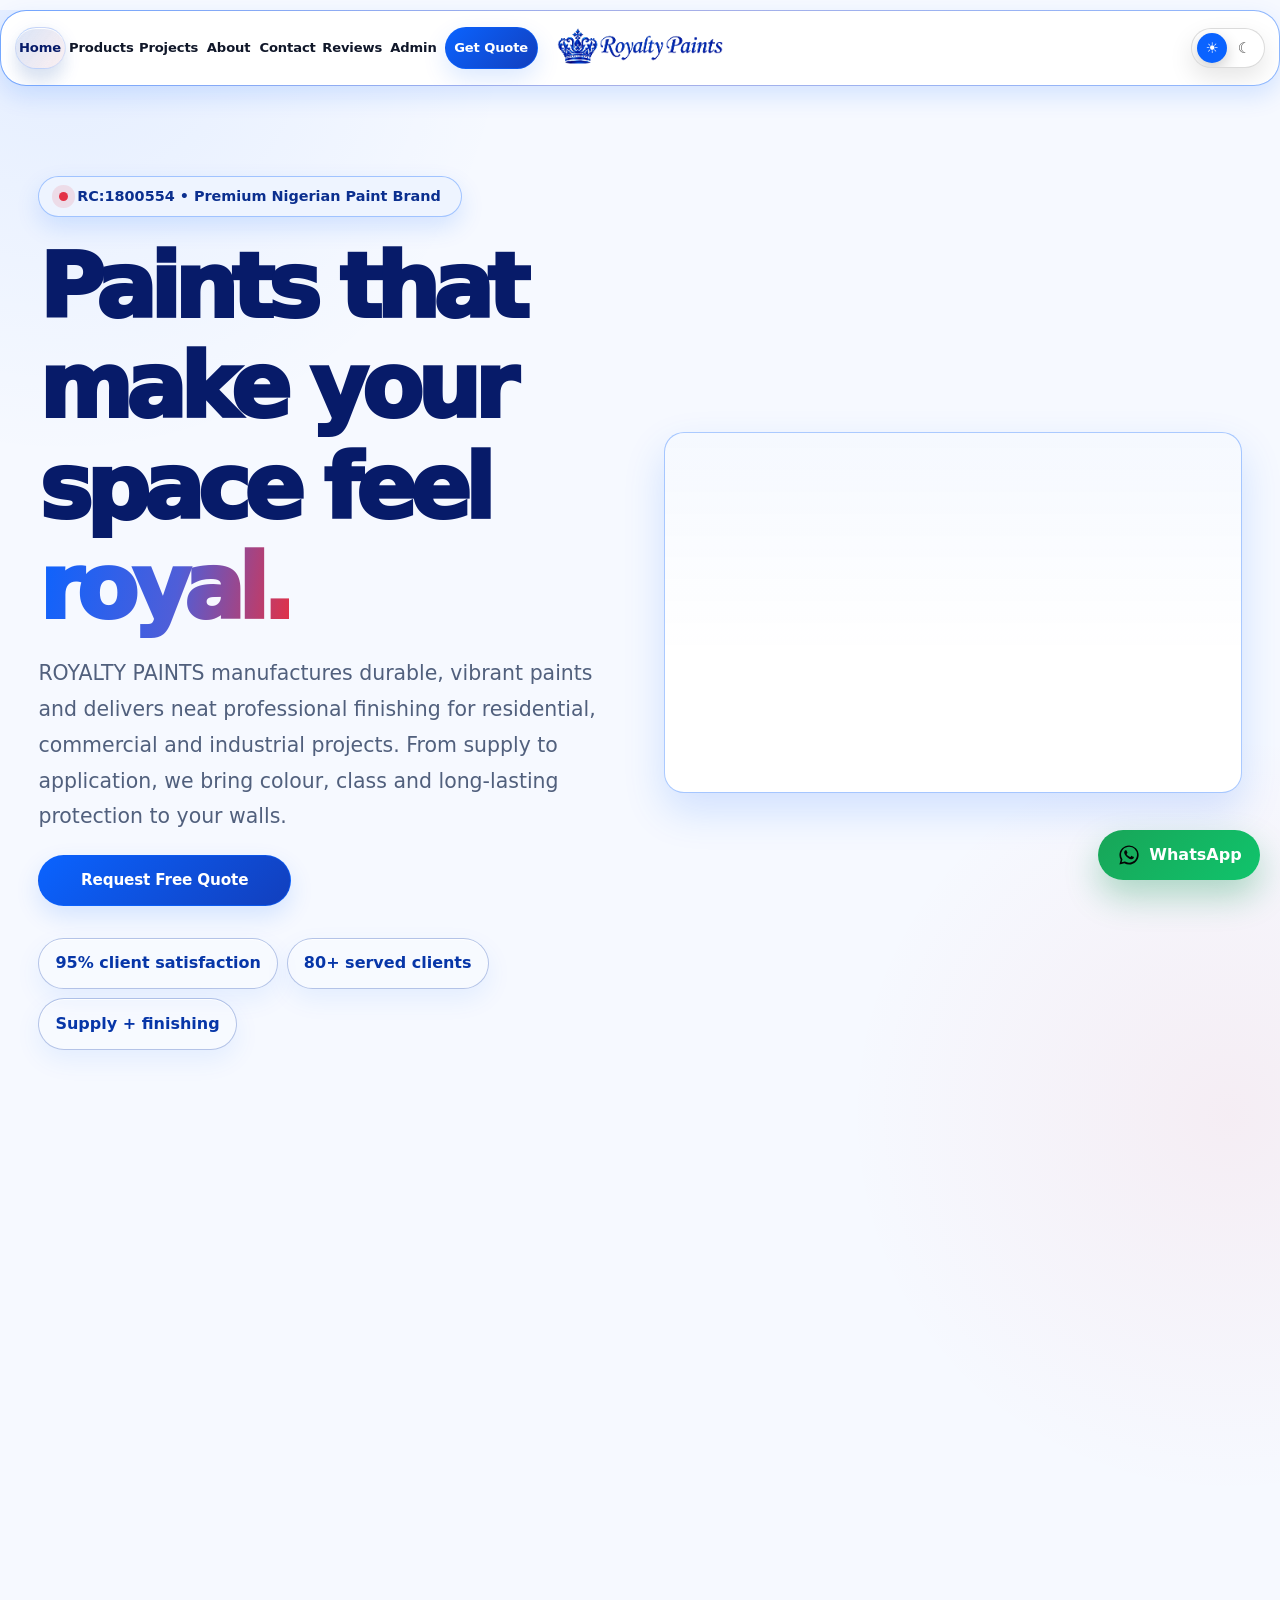
<file: index.html>
<!doctype html>
<html lang="en" data-theme="light">
<head>
  <meta charset="utf-8">
  <meta name="viewport" content="width=device-width, initial-scale=1">
  <meta name="description" content="Royalty Paints supplies premium emulsion, satin, textcoat, gloss, matt, flex, stucco, POR and professional paint finishing services in Lagos, Ogun and across Nigeria.">
  <meta name="theme-color" content="#071b69">
  <script>
    (() => {
      try {
        const storedTheme = localStorage.getItem("royaltyTheme");
        const theme = storedTheme === "light" || storedTheme === "dark" ? storedTheme : "light";
        document.documentElement.setAttribute("data-theme", theme);
      } catch (error) {
        document.documentElement.setAttribute("data-theme", "light");
      }
    })();
  </script>
  <meta property="og:title" content="Royalty Paints | Premium Paint Supply & Finishing">
  <meta property="og:description" content="High-quality paints, smooth professional finishing, competitive pricing and timely delivery for homes, estates, schools, hotels and commercial projects.">
  <meta property="og:image" content="assets/img/web/brand-buckets.jpg">
  <title>Royalty Paints | Premium Paint Supply & Finishing</title>
  <link rel="icon" href="assets/img/favicon.png" type="image/png">
  <link rel="stylesheet" href="assets/vendor/bootstrap/bootstrap.min.css">
  <link rel="stylesheet" href="assets/css/styles.css">
  <link rel="expect" href="#rpHero" blocking="render">
</head>
<body>
  <div class="scroll-progress" aria-hidden="true"></div>

  <header class="site-header">
    <nav class="site-nav" aria-label="Main navigation">
      <div class="container header-shell">
        <a class="navbar-brand brand-link" href="index.html" aria-label="Royalty Paints home">
          <span class="logo-swap">
            <img class="theme-logo logo-for-light" src="assets/img/logo.png" alt="Royalty Paints logo">
            <img class="theme-logo logo-for-dark" src="assets/img/logo-dark.png" alt="Royalty Paints logo">
          </span>
        </a>
        <input class="nav-toggle" type="checkbox" id="navToggle" aria-label="Open navigation menu">
        <label class="menu-button" for="navToggle" aria-label="Open navigation menu">
          <span></span>
          <span></span>
          <span></span>
        </label>
        <div class="site-menu">
          <a class="nav-link" href="index.html">Home</a>
          <a class="nav-link" href="products.html">Products</a>
          <a class="nav-link" href="projects.html">Projects</a>
          <a class="nav-link" href="about.html">About</a>
          <a class="nav-link" href="contact.html">Contact</a>
          <a class="nav-link" href="index.html#reviews">Reviews</a>
          <a class="nav-link" href="admin.html">Admin</a>
          <a class="btn btn-royal nav-cta px-4 py-2" href="https://wa.me/2347035109011?text=Hello%20Royalty%20Paints,%20I%20need%20a%20paint%20quotation" target="_blank" rel="noopener">Get Quote</a>
        </div>
        <input class="theme-mode-checkbox header-theme-checkbox" type="checkbox" id="themeToggle" data-theme-toggle aria-label="Switch to dark mode">
        <label class="theme-toggle-button header-theme-toggle" for="themeToggle" aria-label="Switch to dark mode">
          <span class="theme-toggle-icon theme-toggle-sun" aria-hidden="true">☀</span>
          <span class="theme-toggle-icon theme-toggle-moon" aria-hidden="true">☾</span>
        </label>
        <script>
          (() => {
            const box = document.getElementById("themeToggle");
            if (box) box.checked = document.documentElement.getAttribute("data-theme") !== "dark";
          })();
        </script>
        <label class="menu-backdrop" for="navToggle" aria-hidden="true"></label>
      </div>
    </nav>
  </header>

  <main>
    <section id="rpHero" class="hero-section">
      <div class="container">
        <div class="row align-items-center g-5">
          <div class="col-lg-6">
            <div class="hero-eyebrow reveal"><span class="dot"></span> RC:1800554 • Premium Nigerian Paint Brand</div>
            <h1 class="hero-title reveal reveal-delay-1">Paints that make your space feel <span class="paint-stroke">royal.</span></h1>
            <p class="hero-copy reveal reveal-delay-2">ROYALTY PAINTS manufactures durable, vibrant paints and delivers neat professional finishing for residential, commercial and industrial projects. From supply to application, we bring colour, class and long-lasting protection to your walls.</p>
            <div class="hero-actions reveal reveal-delay-3">
              <a class="btn btn-royal btn-lg px-4 py-3" href="contact.html">Request Free Quote</a>
            </div>
            <div class="hero-trust reveal reveal-delay-3" aria-label="Royalty Paints trust badges">
              <span class="trust-pill">95% client satisfaction</span>
              <span class="trust-pill">80+ served clients</span>
              <span class="trust-pill">Supply + finishing</span>
            </div>
          </div>
          <div class="col-lg-6">
            <div class="hero-visual hero-visual-unified reveal reveal-delay-2">
              <span class="liquid-orb orb-one"></span>
              <span class="liquid-orb orb-two"></span>
              <span class="liquid-orb orb-three"></span>
              <div class="hero-unified-slider glass-card glass-card-strong" aria-label="Royalty Paints showcase slider">
                <figure class="hero-unified-slide">
                  <img src="assets/img/web/brand-buckets.jpg" alt="Royalty Paints product bucket samples" fetchpriority="high" decoding="sync">
                  <figcaption><strong>Royalty Paints product range</strong><small>Premium paints for smooth, durable finishes.</small></figcaption>
                </figure>
                <figure class="hero-unified-slide">
                  <img src="assets/img/web/interior-finish.jpg" alt="Premium interior paint finish" fetchpriority="high" decoding="sync">
                  <figcaption><strong>Satin interior finish</strong><small>Smooth walls with colour retention.</small></figcaption>
                </figure>
                <figure class="hero-unified-slide">
                  <img src="assets/img/web/exterior-finish.jpg" alt="Premium exterior paint finish" fetchpriority="high" decoding="sync">
                  <figcaption><strong>Weather-resistant exterior</strong><small>Built to protect and beautify.</small></figcaption>
                </figure>
                <figure class="hero-unified-slide">
                  <img src="assets/img/web/textcoat-sample.jpg" alt="Textured wall paint sample" fetchpriority="high" decoding="sync">
                  <figcaption><strong>Textcoat & special effects</strong><small>Texture, depth and premium curb appeal.</small></figcaption>
                </figure>
              </div>
            </div>
          </div>
        </div>
      </div>
    </section>

    <section class="stats-strip">
      <div class="container">
        <div class="row g-3">
          <div class="col-md-4 reveal">
            <div class="stat-card glass-card lift-card">
              <span class="icon">★</span>
              <div><h3><span data-count="80">0</span>+</h3><p>Satisfied clients served</p></div>
            </div>
          </div>
          <div class="col-md-4 reveal reveal-delay-1">
            <div class="stat-card glass-card lift-card">
              <span class="icon">✓</span>
              <div><h3><span data-count="95" data-suffix="%">0%</span></h3><p>Client satisfaction rate</p></div>
            </div>
          </div>
          <div class="col-md-4 reveal reveal-delay-2">
            <div class="stat-card glass-card lift-card">
              <span class="icon">∞</span>
              <div><h3>All</h3><p>Surfaces, styles and budgets</p></div>
            </div>
          </div>
        </div>
      </div>
    </section>

    <section class="section-padding" id="products-preview">
      <div class="container">
        <div class="row align-items-end mb-4 g-3">
          <div class="col-lg-7 reveal">
            <span class="section-kicker">Our Products</span>
            <h2 class="section-title display-5">Top-grade paint solutions for every surface.</h2>
          </div>
          <div class="col-lg-5 reveal reveal-delay-1">
            <p class="section-copy mb-0">Choose from quality emulsion, satin silk, textcoat, matt, gloss, POR, flex, stucco, undercoat, marine coat, varnish and wood finish products.</p>
          </div>
        </div>
        <div class="row g-4">
          <div class="col-md-6 col-xl-3 reveal">
            <article class="product-card glass-card lift-card">
              <img class="product-thumb" src="assets/img/web/bucket-emulsion.jpg" alt="Royalty Emulsion paint bucket">
              <div class="product-icon">◒</div>
              <h3>Emulsion & Matt</h3>
              <p>Smooth interior coverage for clean, beautiful homes, schools, hotels and offices.</p>
              <div class="product-tags"><span class="tag">Interior</span><span class="tag">Smooth</span></div>
            </article>
          </div>
          <div class="col-md-6 col-xl-3 reveal reveal-delay-1">
            <article class="product-card glass-card lift-card">
              <img class="product-thumb" src="assets/img/web/bucket-satin.jpg" alt="Royalty Satin Silk paint bucket">
              <div class="product-icon">✦</div>
              <h3>Satin Silk</h3>
              <p>Elegant, washable finishing with a soft sheen for premium walls and feature spaces.</p>
              <div class="product-tags"><span class="tag">Washable</span><span class="tag">Premium</span></div>
            </article>
          </div>
          <div class="col-md-6 col-xl-3 reveal reveal-delay-2">
            <article class="product-card glass-card lift-card">
              <img class="product-thumb" src="assets/img/web/bucket-textcoat.jpg" alt="Royalty Textcoat paint bucket">
              <div class="product-icon">▧</div>
              <h3>Textcoat & Stucco</h3>
              <p>Textured exterior looks with durable protection, depth and standout curb appeal.</p>
              <div class="product-tags"><span class="tag">Exterior</span><span class="tag">Texture</span></div>
            </article>
          </div>
          <div class="col-md-6 col-xl-3 reveal reveal-delay-3">
            <article class="product-card glass-card lift-card">
              <img class="product-thumb" src="assets/img/web/bucket-gloss.jpg" alt="Royalty Gloss paint bucket">
              <div class="product-icon">◆</div>
              <h3>Gloss & Wood Finish</h3>
              <p>Rich gloss, varnish and wood finishes for doors, rails, trims and special surfaces.</p>
              <div class="product-tags"><span class="tag">Wood</span><span class="tag">Gloss</span></div>
            </article>
          </div>
        </div>
        <div class="text-center mt-5 reveal">
          <a class="btn btn-glass btn-lg px-4 py-3" href="products.html">Explore All Products</a>
        </div>
      </div>
    </section>

    <section class="section-padding-sm">
      <div class="container">
        <div class="row g-5 align-items-center">
          <div class="col-lg-5 reveal">
            <span class="section-kicker">Advert-ready Visuals</span>
            <h2 class="section-title display-5">Product samples with smooth transitions.</h2>
            <p class="section-copy">A clean visual showcase for Royalty Paints products, finishes and campaign highlights.</p>
            <ul class="list-check mt-4">
              <li>Clear product presentation for website visitors.</li>
              <li>Bootstrap-powered slider with local files.</li>
              <li>Clean visuals for products, finishes and campaigns.</li>
            </ul>
          </div>
          <div class="col-lg-7 reveal reveal-delay-1">
            <div id="showcaseCarousel" class="carousel slide showcase-slider" data-bs-ride="carousel" data-bs-interval="4300">
              <div class="carousel-indicators">
                <button type="button" data-bs-target="#showcaseCarousel" data-bs-slide-to="0" class="active" aria-current="true" aria-label="Product bucket"></button>
                <button type="button" data-bs-target="#showcaseCarousel" data-bs-slide-to="1" aria-label="Interior finish"></button>
                <button type="button" data-bs-target="#showcaseCarousel" data-bs-slide-to="2" aria-label="Textcoat sample"></button>
              </div>
              <div class="carousel-inner">
                <div class="carousel-item active">
                  <img src="assets/img/web/brand-buckets.jpg" class="d-block w-100" alt="Royalty Paints branded paint buckets" style="object-fit:contain;background:linear-gradient(135deg,#edf3ff,#fff8ea);">
                  <div class="carousel-caption"><h3 class="fw-bold mb-1">Royalty Paints Buckets</h3><p class="mb-0">Premium brand presentation for supply campaigns.</p></div>
                </div>
                <div class="carousel-item">
                  <img src="assets/img/web/interior-finish.jpg" class="d-block w-100" alt="Interior satin finish sample">
                  <div class="carousel-caption"><h3 class="fw-bold mb-1">Satin Silk Interior</h3><p class="mb-0">A clean, smooth finish for modern residential spaces.</p></div>
                </div>
                <div class="carousel-item">
                  <img src="assets/img/web/textcoat-sample.jpg" class="d-block w-100" alt="Textcoat product sample">
                  <div class="carousel-caption"><h3 class="fw-bold mb-1">Textcoat Texture</h3><p class="mb-0">Elegant textured protection for exterior walls.</p></div>
                </div>
              </div>
              <button class="carousel-control-prev" type="button" data-bs-target="#showcaseCarousel" data-bs-slide="prev"><span class="carousel-control-prev-icon" aria-hidden="true"></span><span class="visually-hidden">Previous</span></button>
              <button class="carousel-control-next" type="button" data-bs-target="#showcaseCarousel" data-bs-slide="next"><span class="carousel-control-next-icon" aria-hidden="true"></span><span class="visually-hidden">Next</span></button>
            </div>
          </div>
        </div>
      </div>
    </section>

    <section class="section-padding" id="before-after" data-default-section>
      <div class="container">
        <div class="text-center mx-auto max-720 mb-5 reveal">
          <span class="section-kicker">Project Transformations</span>
          <h2 class="section-title display-5">Before & after paint impact.</h2>
          <p class="section-copy mb-0">Drag the handles to compare sample project transformations. Your real uploaded admin projects can also appear on the Projects page.</p>
        </div>
        <div class="row g-4">
          <div class="col-lg-6 reveal" data-default-project="interior-sample">
            <article class="ba-card glass-card lift-card h-100">
              <div class="ba-slider">
                <img src="assets/img/web/before-interior.jpg" alt="Before interior painting" class="ba-before">
                <div class="ba-after"><img src="assets/img/web/interior-finish.jpg" alt="After interior painting"></div>
                <span class="ba-label after">After</span>
                <span class="ba-label before">Before</span>
                <span class="ba-handle">↔</span>
                <input class="ba-range" type="range" min="5" max="95" value="55" aria-label="Compare interior before and after">
              </div>
              <div class="ba-content">
                <h3>Residential Satin Finish</h3>
                <p>From dull walls to a clean, warm premium interior finish.</p>
              </div>
            </article>
          </div>
          <div class="col-lg-6 reveal reveal-delay-1" data-default-project="exterior-sample">
            <article class="ba-card glass-card lift-card h-100">
              <div class="ba-slider">
                <img src="assets/img/web/before-exterior.jpg" alt="Before exterior painting" class="ba-before">
                <div class="ba-after"><img src="assets/img/web/exterior-finish.jpg" alt="After exterior painting"></div>
                <span class="ba-label after">After</span>
                <span class="ba-label before">Before</span>
                <span class="ba-handle">↔</span>
                <input class="ba-range" type="range" min="5" max="95" value="55" aria-label="Compare exterior before and after">
              </div>
              <div class="ba-content">
                <h3>Exterior Weather Protection</h3>
                <p>Fresh colour, stronger presence and better protection against weather.</p>
              </div>
            </article>
          </div>
        </div>
        <div class="text-center mt-5 reveal">
          <a class="btn btn-royal btn-lg px-4 py-3" href="projects.html">See Full Project Gallery</a>
        </div>
      </div>
    </section>


    <section class="section-padding-sm" id="reviews">
      <div class="container">
        <div class="row align-items-end mb-4 g-3">
          <div class="col-lg-7 reveal">
            <span class="section-kicker">Customer Reviews</span>
            <h2 class="section-title display-5">Drop a review and rate Royalty Paints.</h2>
            <p class="section-copy mb-0">Share your experience with our paint supply, finishing, colour advice or project delivery. Your review appears below on this device.</p>
          </div>
          <div class="col-lg-5 text-lg-end reveal reveal-delay-1">
            <span class="review-summary-pill"><span class="review-stars">★★★★★</span> <span data-review-average>5.0</span>/5 from <span data-review-count>0</span> reviews</span>
          </div>
        </div>
        <div class="row g-4 align-items-start">
          <div class="col-lg-5 reveal">
            <form class="quote-form glass-card review-shell" data-review-form>
              <div class="row g-3 position-relative">
                <div class="col-12">
                  <label class="form-label fw-bold text-royal">Your Rating</label><br>
                  <div class="rating-input">
                    <input type="radio" id="home-star5" name="rating" value="5" required><label for="home-star5" title="5 stars">★</label>
                    <input type="radio" id="home-star4" name="rating" value="4"><label for="home-star4" title="4 stars">★</label>
                    <input type="radio" id="home-star3" name="rating" value="3"><label for="home-star3" title="3 stars">★</label>
                    <input type="radio" id="home-star2" name="rating" value="2"><label for="home-star2" title="2 stars">★</label>
                    <input type="radio" id="home-star1" name="rating" value="1"><label for="home-star1" title="1 star">★</label>
                  </div>
                </div>
                <div class="col-md-6"><label class="form-label fw-bold text-royal">Name</label><input class="form-control" name="name" placeholder="Your name" required></div>
                <div class="col-md-6"><label class="form-label fw-bold text-royal">Service</label><select class="form-select" name="service"><option>Paint supply</option><option>Professional finishing</option><option>Paint supply + finishing</option><option>Colour consultation</option><option>Product purchase</option></select></div>
                <div class="col-12"><label class="form-label fw-bold text-royal">Your Review</label><textarea class="form-control" name="message" rows="4" placeholder="How was your experience with Royalty Paints?" required></textarea></div>
                <div class="col-12"><button class="btn btn-royal w-100 py-3" type="submit">Submit Review</button></div>
                <div class="col-12"><div class="alert alert-success rounded-4 d-none mb-0" data-review-status>Your review has been added and WhatsApp has opened so Royalty Paints can receive it. Thank you!</div></div>
                <div class="col-12"><small class="text-muted">Your review helps customers know what to expect from Royalty Paints.</small></div>
              </div>
            </form>
          </div>
          <div class="col-lg-7 reveal reveal-delay-1">
            <div class="row g-4" data-review-list></div>
          </div>
        </div>
      </div>
    </section>

    <section class="section-padding-sm" id="admin-project-preview">
      <div class="container">
        <div class="row align-items-end mb-4 g-3 reveal">
          <div class="col-lg-8">
            <span class="section-kicker">Admin Uploads</span>
            <h2 class="section-title display-6">Latest Royalty Paints project uploads.</h2>
          </div>
          <div class="col-lg-4 text-lg-end">
            <a class="btn btn-glass" href="admin.html">Manage Pictures</a>
          </div>
        </div>
        <div class="row g-4" id="homeStoredProjects"></div>
      </div>
    </section>

    <section class="section-padding-sm">
      <div class="container">
        <div class="row align-items-center g-5">
          <div class="col-lg-5 reveal">
            <span class="section-kicker">Our Process</span>
            <h2 class="section-title display-5">A simple route to a royal finish.</h2>
            <p class="section-copy">We make paint supply and finishing straightforward: inspect, recommend, supply, apply and hand over neatly.</p>
          </div>
          <div class="col-lg-7">
            <div class="row g-4">
              <div class="col-md-6 reveal reveal-delay-1">
                <article class="process-card glass-card lift-card"><div class="process-number">01</div><h3>Inspect & advise</h3><p>We understand your surface, style, budget and timeline before recommending products.</p></article>
              </div>
              <div class="col-md-6 reveal reveal-delay-2">
                <article class="process-card glass-card lift-card"><div class="process-number">02</div><h3>Supply quality paints</h3><p>We provide durable paints crafted for smooth application and long-lasting colour retention.</p></article>
              </div>
              <div class="col-md-6 reveal reveal-delay-2">
                <article class="process-card glass-card lift-card"><div class="process-number">03</div><h3>Professional finishing</h3><p>Our team executes neat masking, surface preparation and careful application.</p></article>
              </div>
              <div class="col-md-6 reveal reveal-delay-3">
                <article class="process-card glass-card lift-card"><div class="process-number">04</div><h3>Clean handover</h3><p>We deliver on time, clean up and leave your space ready to admire.</p></article>
              </div>
            </div>
          </div>
        </div>
      </div>
    </section>

    <section class="section-padding-sm">
      <div class="container">
        <div class="ad-card reveal">
          <div class="row align-items-center g-4">
            <div class="col-lg-7">
              <span class="section-kicker text-white">Need Paint Supply or Finishing?</span>
              <h2 class="display-5 mb-3">Let's bring colour and class to your next project.</h2>
              <p class="mb-0">Talk to Royalty Paints today for competitive pricing, eco-friendly options, professional finishing and timely delivery.</p>
            </div>
            <div class="col-lg-5">
              <form class="quote-form glass-card glass-card-strong" data-quote-form>
                <div class="row g-3">
                  <div class="col-md-6"><input class="form-control" name="name" placeholder="Your name" required></div>
                  <div class="col-md-6"><input class="form-control" name="phone" placeholder="Phone number" required></div>
                  <div class="col-12">
                    <select class="form-select" name="service">
                      <option>Paint supply</option>
                      <option>Professional painting</option>
                      <option>Paint supply + finishing</option>
                      <option>Colour consultation</option>
                    </select>
                  </div>
                  <div class="col-12"><textarea class="form-control" name="message" rows="3" placeholder="Tell us about your project"></textarea></div>
                  <div class="col-12"><button class="btn btn-red w-100 py-3" type="submit">Send WhatsApp Quote Request</button></div>
                </div>
              </form>
            </div>
          </div>
        </div>
      </div>
    </section>
  </main>

  <footer class="site-footer">
    <div class="container position-relative">
      <div class="row g-4">
        <div class="col-lg-4 footer-brand">
          <span class="logo-swap">
            <img class="theme-logo logo-for-light" src="assets/img/logo.png" alt="Royalty Paints logo">
            <img class="theme-logo logo-for-dark" src="assets/img/logo-dark.png" alt="Royalty Paints logo">
          </span>
          <p class="mt-3">Manufacturers of quality paints and providers of professional finishing for residential, commercial and industrial projects.</p>
          <div class="footer-social mt-3">
            <a class="social-link" href="tel:+2347035109011" aria-label="Call Royalty Paints"><span class="soc-icon" aria-hidden="true"><svg viewBox="0 0 24 24" fill="currentColor" focusable="false"><path d="M6.6 10.8a15.6 15.6 0 0 0 6.6 6.6l2.2-2.2c.3-.3.7-.4 1-.2 1.1.4 2.3.6 3.6.6.6 0 1 .4 1 1V20c0 .6-.4 1-1 1C10.6 21 3 13.4 3 4c0-.6.4-1 1-1h3.4c.6 0 1 .4 1 1 0 1.2.2 2.4.6 3.6.1.4 0 .8-.2 1l-2.2 2.2z"/></svg></span></a>
            <a class="social-link" href="https://mail.google.com/mail/?view=cm&amp;fs=1&amp;to=royaltypaintsnigerialtd%40gmail.com" target="_blank" rel="noopener" aria-label="Email Royalty Paints through Gmail"><span class="soc-icon" aria-hidden="true"><svg viewBox="0 0 24 24" fill="currentColor" focusable="false"><path d="M3 5h18c.6 0 1 .4 1 1v12c0 .6-.4 1-1 1H3c-.6 0-1-.4-1-1V6c0-.6.4-1 1-1zm9 8.1 7.5-5.2H4.5L12 13.1zM4 17h16V9.6l-7.4 5.2c-.4.3-.8.3-1.2 0L4 9.6V17z"/></svg></span></a>
            <a class="social-link" href="https://wa.me/2347035109011" target="_blank" rel="noopener" aria-label="WhatsApp Royalty Paints"><span class="wa-icon" aria-hidden="true"><svg viewBox="0 0 32 32" fill="currentColor" focusable="false" aria-hidden="true"><path d="M16.04 3.2C8.97 3.2 3.24 8.93 3.24 16c0 2.26.6 4.46 1.73 6.4L3.2 28.8l6.57-1.72a12.74 12.74 0 0 0 6.27 1.63h.01c7.06 0 12.8-5.74 12.8-12.8 0-3.42-1.33-6.64-3.75-9.06a12.72 12.72 0 0 0-9.06-3.65zm0 23.04h-.01a10.6 10.6 0 0 1-5.4-1.48l-.39-.23-4.02 1.05 1.07-3.92-.25-.4a10.6 10.6 0 0 1-1.63-5.66c0-5.87 4.78-10.64 10.65-10.64 2.84 0 5.51 1.11 7.52 3.12a10.57 10.57 0 0 1 3.12 7.53c0 5.87-4.78 10.63-10.66 10.63zm5.84-7.97c-.32-.16-1.89-.93-2.19-1.04-.29-.11-.5-.16-.71.16-.21.32-.82 1.04-1.01 1.25-.18.21-.37.24-.69.08-.32-.16-1.35-.5-2.57-1.59-.95-.85-1.59-1.89-1.78-2.21-.18-.32-.02-.5.14-.66.15-.14.32-.37.48-.56.16-.19.21-.32.32-.53.11-.21.05-.4-.03-.56-.08-.16-.71-1.73-.98-2.36-.26-.62-.52-.54-.71-.55l-.61-.01c-.21 0-.56.08-.85.4-.29.32-1.11 1.09-1.11 2.66s1.14 3.08 1.3 3.29c.16.21 2.24 3.42 5.42 4.8.76.33 1.35.52 1.81.67.76.24 1.45.21 2 .13.61-.09 1.89-.77 2.15-1.52.27-.74.27-1.38.19-1.51-.08-.13-.29-.21-.61-.37z"/></svg></span></a>
          </div>
        </div>
        <div class="col-6 col-lg-2">
          <h3 class="footer-title">Pages</h3>
          <a class="footer-link" href="index.html">Home</a>
          <a class="footer-link" href="products.html">Products</a>
          <a class="footer-link" href="projects.html">Projects</a>
          <a class="footer-link" href="about.html">About</a>
        </div>
        <div class="col-6 col-lg-2">
          <h3 class="footer-title">Products</h3>
          <a class="footer-link" href="products.html#emulsion">Emulsion</a>
          <a class="footer-link" href="products.html#satin">Satin Silk</a>
          <a class="footer-link" href="products.html#textcoat">Textcoat</a>
          <a class="footer-link" href="products.html#wood">Wood Finish</a>
        </div>
        <div class="col-lg-4">
          <h3 class="footer-title">Contact</h3>
          <p class="mb-2"><a class="footer-contact-link" href="https://www.google.com/maps/search/?api=1&amp;query=36%2F38%20Feru%20Road%20Boluwatife%20B%2FStop%20Sango%20Ota%20Ogun%20State" target="_blank" rel="noopener">36/38, Feru Road, Boluwatife B/Stop, Sango Ota, Ogun State.</a></p>
          <p class="mb-2"><a class="footer-contact-link" href="https://www.google.com/maps/search/?api=1&amp;query=1%20Yusuf%20Bisi%20Along%20Community%20Road%20Agodo%20Egbe%20beside%20Bewaji%20Filling%20Station%20Egbe%20Lagos" target="_blank" rel="noopener">1, Yusuf Bisi Along Community Road, Agodo Egbe, beside Bewaji Filling Station, Egbe, Lagos.</a></p>
          <p class="mb-1"><strong>Tel:</strong> <a class="footer-contact-link" href="tel:+2347035109011">07035109011</a>, <a class="footer-contact-link" href="tel:+2348035655584">08035655584</a>, <a class="footer-contact-link" href="tel:+2349030025348">09030025348</a></p>
          <p class="mb-0"><strong>Email:</strong> <a class="footer-contact-link" href="https://mail.google.com/mail/?view=cm&amp;fs=1&amp;to=royaltypaintsnigerialtd%40gmail.com" target="_blank" rel="noopener">royaltypaintsnigerialtd@gmail.com</a></p>
        </div>
      </div>
      <hr class="footer-line">
      <div class="d-flex flex-column flex-md-row justify-content-between gap-2 small">
        <span>© <span data-year></span> Royalty Paints. All rights reserved.</span>
        <span>Premium paint supply and professional finishing.</span>
      </div>
    </div>
  </footer>

  <a class="floating-whatsapp" href="https://wa.me/2347035109011?text=Hello%20Royalty%20Paints,%20I%20want%20to%20make%20an%20enquiry" target="_blank" rel="noopener"><span class="wa-icon" aria-hidden="true"><svg viewBox="0 0 32 32" fill="currentColor" focusable="false" aria-hidden="true"><path d="M16.04 3.2C8.97 3.2 3.24 8.93 3.24 16c0 2.26.6 4.46 1.73 6.4L3.2 28.8l6.57-1.72a12.74 12.74 0 0 0 6.27 1.63h.01c7.06 0 12.8-5.74 12.8-12.8 0-3.42-1.33-6.64-3.75-9.06a12.72 12.72 0 0 0-9.06-3.65zm0 23.04h-.01a10.6 10.6 0 0 1-5.4-1.48l-.39-.23-4.02 1.05 1.07-3.92-.25-.4a10.6 10.6 0 0 1-1.63-5.66c0-5.87 4.78-10.64 10.65-10.64 2.84 0 5.51 1.11 7.52 3.12a10.57 10.57 0 0 1 3.12 7.53c0 5.87-4.78 10.63-10.66 10.63zm5.84-7.97c-.32-.16-1.89-.93-2.19-1.04-.29-.11-.5-.16-.71.16-.21.32-.82 1.04-1.01 1.25-.18.21-.37.24-.69.08-.32-.16-1.35-.5-2.57-1.59-.95-.85-1.59-1.89-1.78-2.21-.18-.32-.02-.5.14-.66.15-.14.32-.37.48-.56.16-.19.21-.32.32-.53.11-.21.05-.4-.03-.56-.08-.16-.71-1.73-.98-2.36-.26-.62-.52-.54-.71-.55l-.61-.01c-.21 0-.56.08-.85.4-.29.32-1.11 1.09-1.11 2.66s1.14 3.08 1.3 3.29c.16.21 2.24 3.42 5.42 4.8.76.33 1.35.52 1.81.67.76.24 1.45.21 2 .13.61-.09 1.89-.77 2.15-1.52.27-.74.27-1.38.19-1.51-.08-.13-.29-.21-.61-.37z"/></svg></span><span class="wa-label">WhatsApp</span></a>

  <script src="assets/vendor/bootstrap/bootstrap.bundle.min.js"></script>
  <script src="assets/js/main.js"></script>
</body>
</html>
</file>
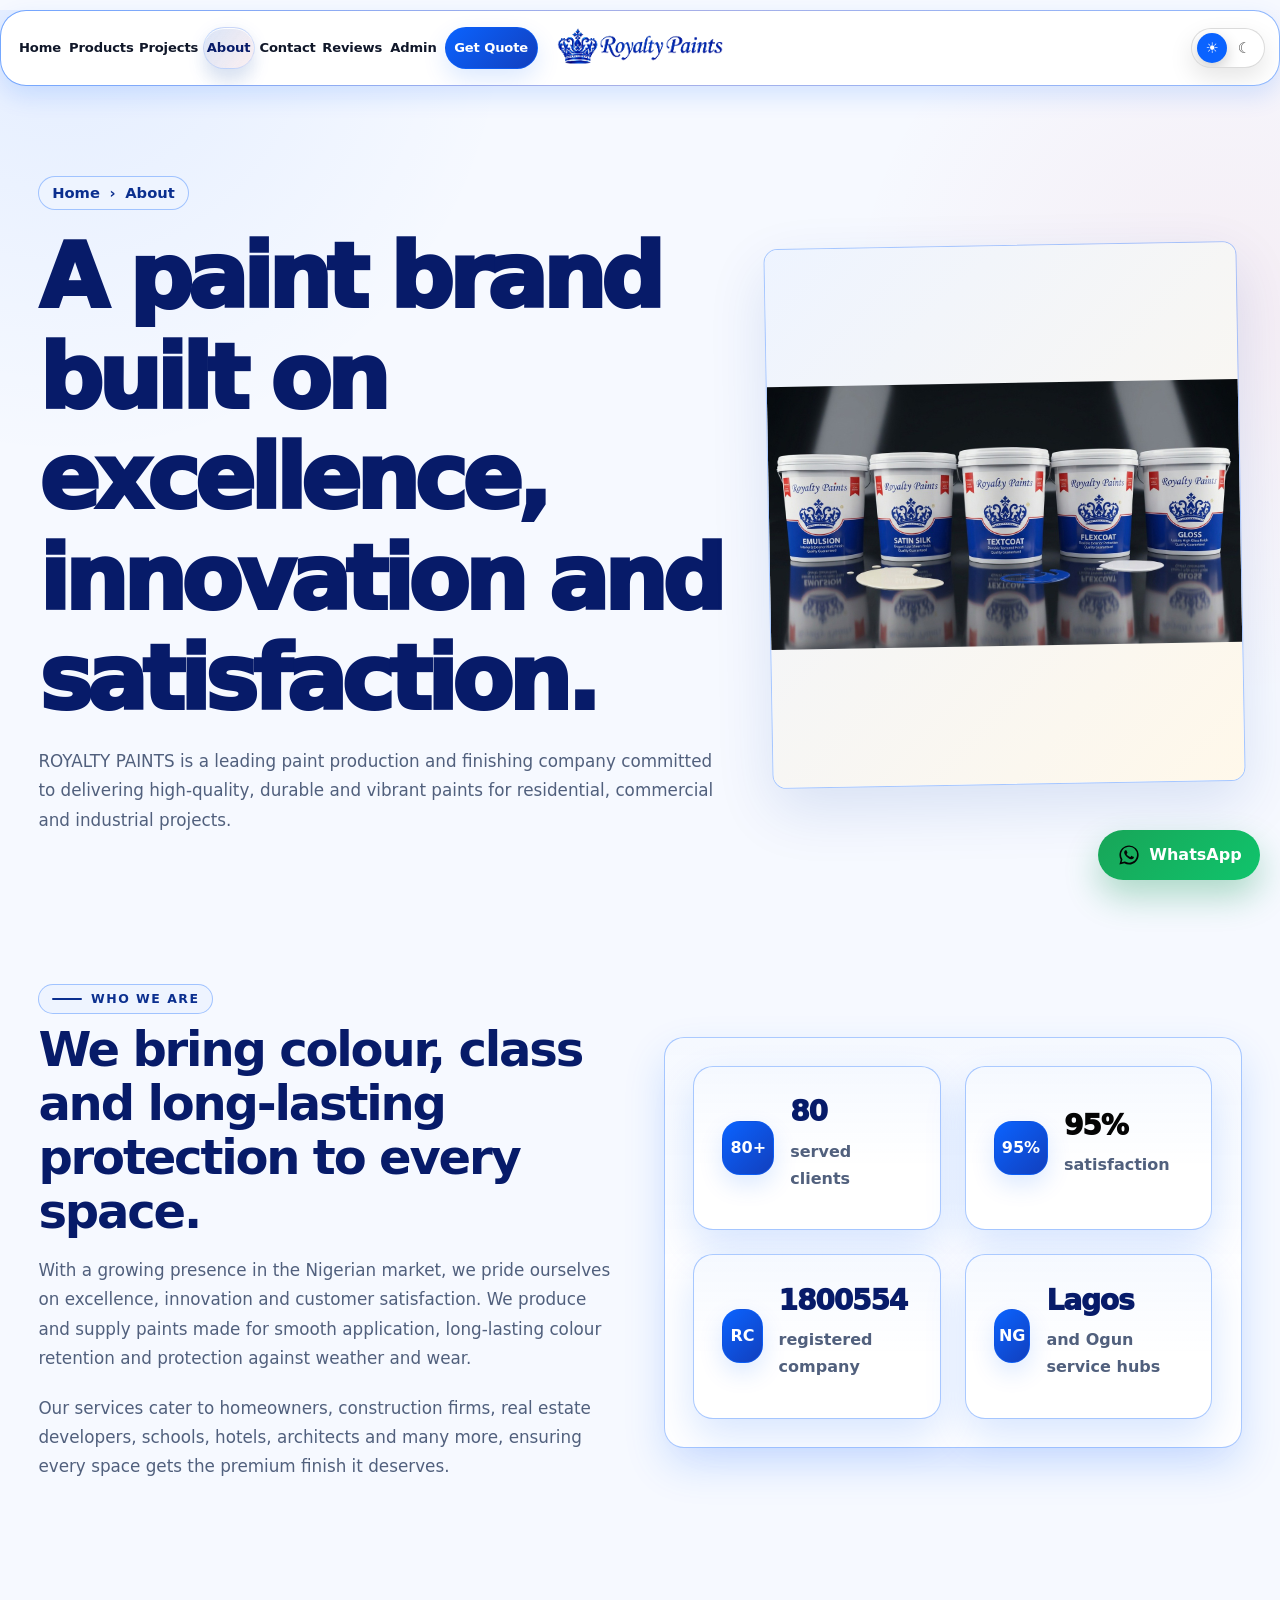
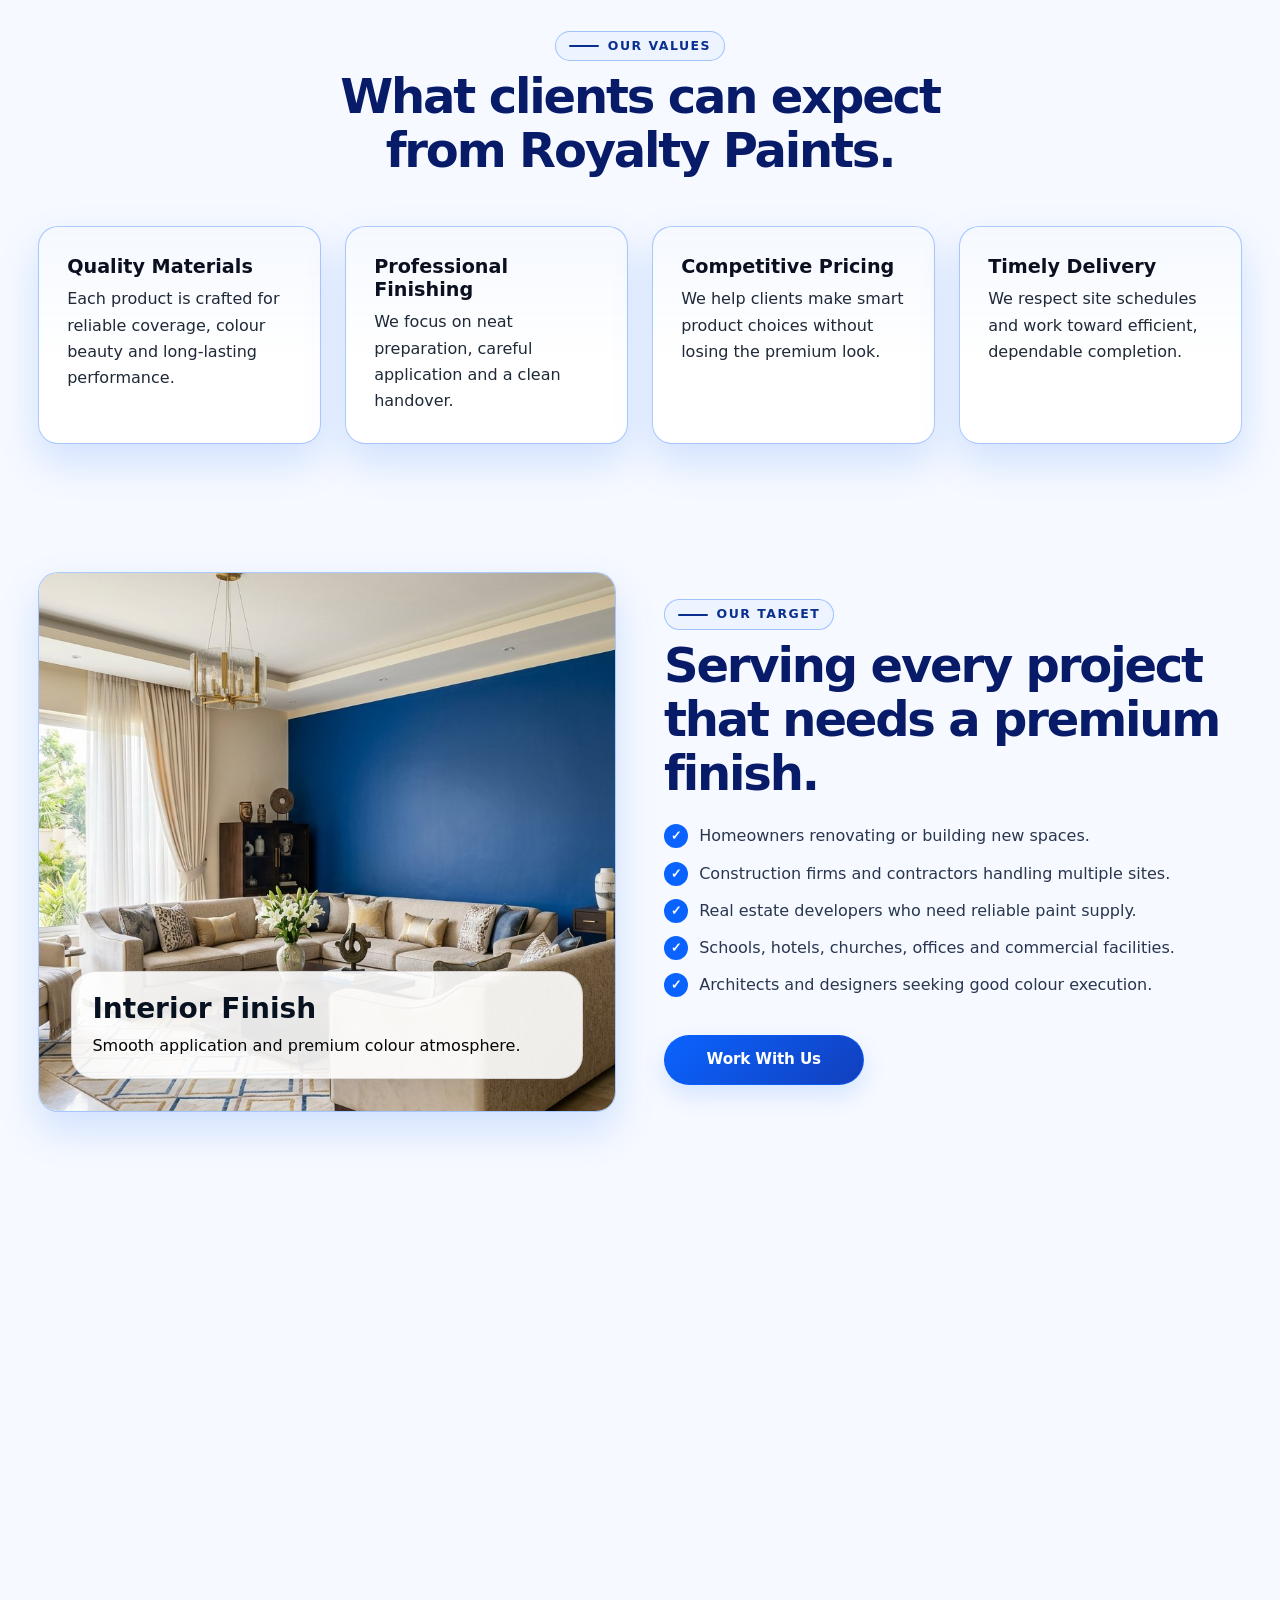
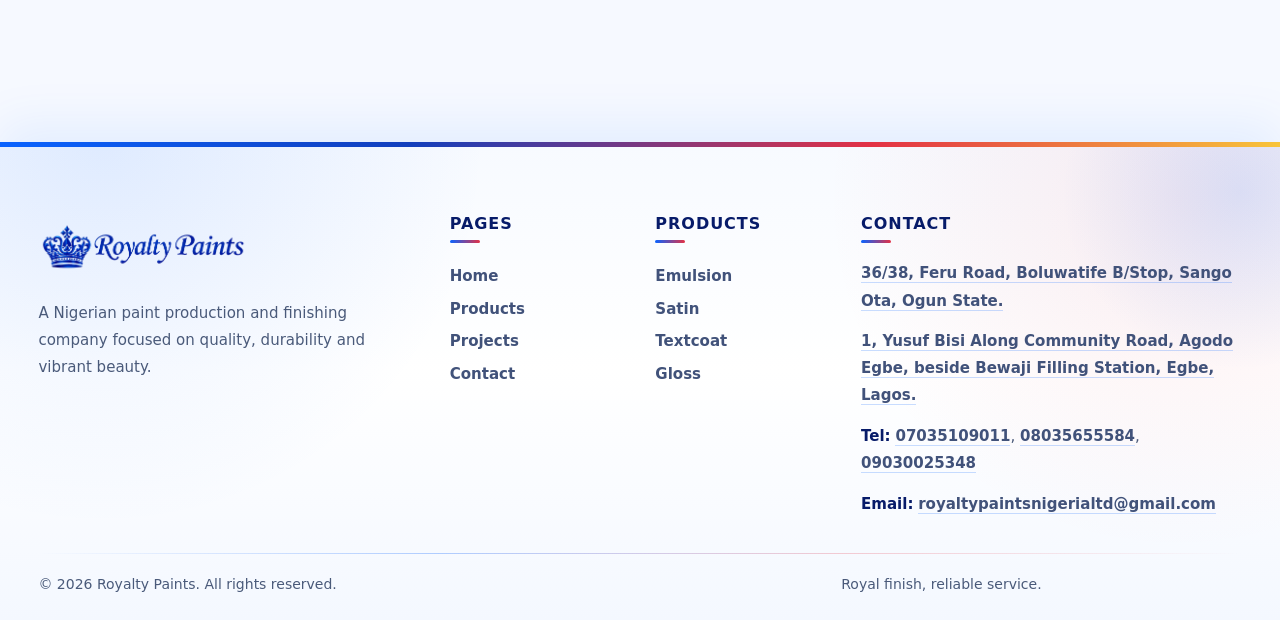
<file: about.html>
<!doctype html>
<html lang="en" data-theme="light">
<head>
  <meta charset="utf-8">
  <meta name="viewport" content="width=device-width, initial-scale=1">
  <meta name="description" content="About Royalty Paints: a Nigerian paint production and finishing company serving homes, estates, schools, hotels, architects and construction firms.">
  <meta name="theme-color" content="#071b69">
  <script>
    (() => {
      try {
        const storedTheme = localStorage.getItem("royaltyTheme");
        const theme = storedTheme === "light" || storedTheme === "dark" ? storedTheme : "light";
        document.documentElement.setAttribute("data-theme", theme);
      } catch (error) {
        document.documentElement.setAttribute("data-theme", "light");
      }
    })();
  </script>
  <title>About Us | Royalty Paints</title>
  <link rel="icon" href="assets/img/favicon.png" type="image/png">
  <link rel="stylesheet" href="assets/vendor/bootstrap/bootstrap.min.css">
  <link rel="stylesheet" href="assets/css/styles.css">
  <link rel="expect" href="#rpHero" blocking="render">
</head>
<body>
  <div class="scroll-progress" aria-hidden="true"></div>

  <header class="site-header">
    <nav class="site-nav" aria-label="Main navigation">
      <div class="container header-shell">
        <a class="navbar-brand brand-link" href="index.html" aria-label="Royalty Paints home">
          <span class="logo-swap">
            <img class="theme-logo logo-for-light" src="assets/img/logo.png" alt="Royalty Paints logo">
            <img class="theme-logo logo-for-dark" src="assets/img/logo-dark.png" alt="Royalty Paints logo">
          </span>
        </a>
        <input class="nav-toggle" type="checkbox" id="navToggle" aria-label="Open navigation menu">
        <label class="menu-button" for="navToggle" aria-label="Open navigation menu">
          <span></span>
          <span></span>
          <span></span>
        </label>
        <div class="site-menu">
          <a class="nav-link" href="index.html">Home</a>
          <a class="nav-link" href="products.html">Products</a>
          <a class="nav-link" href="projects.html">Projects</a>
          <a class="nav-link" href="about.html">About</a>
          <a class="nav-link" href="contact.html">Contact</a>
          <a class="nav-link" href="index.html#reviews">Reviews</a>
          <a class="nav-link" href="admin.html">Admin</a>
          <a class="btn btn-royal nav-cta px-4 py-2" href="https://wa.me/2347035109011?text=Hello%20Royalty%20Paints,%20I%20need%20a%20paint%20quotation" target="_blank" rel="noopener">Get Quote</a>
        </div>
        <input class="theme-mode-checkbox header-theme-checkbox" type="checkbox" id="themeToggle" data-theme-toggle aria-label="Switch to dark mode">
        <label class="theme-toggle-button header-theme-toggle" for="themeToggle" aria-label="Switch to dark mode">
          <span class="theme-toggle-icon theme-toggle-sun" aria-hidden="true">☀</span>
          <span class="theme-toggle-icon theme-toggle-moon" aria-hidden="true">☾</span>
        </label>
        <script>
          (() => {
            const box = document.getElementById("themeToggle");
            if (box) box.checked = document.documentElement.getAttribute("data-theme") !== "dark";
          })();
        </script>
        <label class="menu-backdrop" for="navToggle" aria-hidden="true"></label>
      </div>
    </nav>
  </header>

  <main>
    <section id="rpHero" class="page-hero">
      <div class="container">
        <div class="row align-items-center g-5">
          <div class="col-lg-7 reveal">
            <div class="breadcrumb-soft"><a href="index.html">Home</a><span>›</span><span>About</span></div>
            <h1 class="page-title">A paint brand built on excellence, innovation and satisfaction.</h1>
            <p class="section-copy max-720">ROYALTY PAINTS is a leading paint production and finishing company committed to delivering high-quality, durable and vibrant paints for residential, commercial and industrial projects.</p>
          </div>
          <div class="col-lg-5 reveal reveal-delay-1">
            <div class="about-photo"><img src="assets/img/web/brand-buckets.jpg" alt="Royalty Paints branded bucket samples" style="object-fit:contain;background:linear-gradient(135deg,#eef4ff,#fff8ea);" fetchpriority="high" decoding="sync"></div>
          </div>
        </div>
      </div>
    </section>

    <section class="section-padding-sm">
      <div class="container">
        <div class="row g-5 align-items-center">
          <div class="col-lg-6 reveal">
            <span class="section-kicker">Who We Are</span>
            <h2 class="section-title display-5">We bring colour, class and long-lasting protection to every space.</h2>
            <p class="section-copy">With a growing presence in the Nigerian market, we pride ourselves on excellence, innovation and customer satisfaction. We produce and supply paints made for smooth application, long-lasting colour retention and protection against weather and wear.</p>
            <p class="section-copy">Our services cater to homeowners, construction firms, real estate developers, schools, hotels, architects and many more, ensuring every space gets the premium finish it deserves.</p>
          </div>
          <div class="col-lg-6 reveal reveal-delay-1">
            <div class="glass-card p-4 p-lg-5">
              <div class="row g-4">
                <div class="col-sm-6"><div class="stat-card glass-card"><span class="icon">80+</span><div><h3 data-count="80">0</h3><p>served clients</p></div></div></div>
                <div class="col-sm-6"><div class="stat-card glass-card"><span class="icon">95%</span><div><h3><span data-count="95" data-suffix="%">0%</span></h3><p>satisfaction</p></div></div></div>
                <div class="col-sm-6"><div class="stat-card glass-card"><span class="icon">RC</span><div><h3>1800554</h3><p>registered company</p></div></div></div>
                <div class="col-sm-6"><div class="stat-card glass-card"><span class="icon">NG</span><div><h3>Lagos</h3><p>and Ogun service hubs</p></div></div></div>
              </div>
            </div>
          </div>
        </div>
      </div>
    </section>

    <section class="section-padding-sm">
      <div class="container">
        <div class="text-center max-720 mx-auto mb-5 reveal">
          <span class="section-kicker">Our Values</span>
          <h2 class="section-title display-5">What clients can expect from Royalty Paints.</h2>
        </div>
        <div class="row g-4">
          <div class="col-md-6 col-xl-3 reveal"><article class="value-card glass-card lift-card"><h3>Quality Materials</h3><p>Each product is crafted for reliable coverage, colour beauty and long-lasting performance.</p></article></div>
          <div class="col-md-6 col-xl-3 reveal reveal-delay-1"><article class="value-card glass-card lift-card"><h3>Professional Finishing</h3><p>We focus on neat preparation, careful application and a clean handover.</p></article></div>
          <div class="col-md-6 col-xl-3 reveal reveal-delay-2"><article class="value-card glass-card lift-card"><h3>Competitive Pricing</h3><p>We help clients make smart product choices without losing the premium look.</p></article></div>
          <div class="col-md-6 col-xl-3 reveal reveal-delay-3"><article class="value-card glass-card lift-card"><h3>Timely Delivery</h3><p>We respect site schedules and work toward efficient, dependable completion.</p></article></div>
        </div>
      </div>
    </section>

    <section class="section-padding-sm">
      <div class="container">
        <div class="row g-5 align-items-center">
          <div class="col-lg-6 reveal">
            <div id="aboutCarousel" class="carousel slide showcase-slider" data-bs-ride="carousel" data-bs-interval="3900">
              <div class="carousel-inner">
                <div class="carousel-item active"><img src="assets/img/web/interior-finish.jpg" alt="Royalty Paints interior finish"><div class="carousel-caption"><h3 class="fw-bold">Interior Finish</h3><p class="mb-0">Smooth application and premium colour atmosphere.</p></div></div>
                <div class="carousel-item"><img src="assets/img/web/exterior-finish.jpg" alt="Royalty Paints exterior finish"><div class="carousel-caption"><h3 class="fw-bold">Exterior Finish</h3><p class="mb-0">Weather-ready protection and fresh curb appeal.</p></div></div>
                <div class="carousel-item"><img src="assets/img/web/textcoat-sample.jpg" alt="Royalty Paints textcoat"><div class="carousel-caption"><h3 class="fw-bold">Textcoat Detail</h3><p class="mb-0">Texture for stylish and durable exterior surfaces.</p></div></div>
              </div>
            </div>
          </div>
          <div class="col-lg-6 reveal reveal-delay-1">
            <span class="section-kicker">Our Target</span>
            <h2 class="section-title display-5">Serving every project that needs a premium finish.</h2>
            <ul class="list-check mt-4">
              <li>Homeowners renovating or building new spaces.</li>
              <li>Construction firms and contractors handling multiple sites.</li>
              <li>Real estate developers who need reliable paint supply.</li>
              <li>Schools, hotels, churches, offices and commercial facilities.</li>
              <li>Architects and designers seeking good colour execution.</li>
            </ul>
            <a class="btn btn-royal btn-lg px-4 py-3 mt-4" href="contact.html">Work With Us</a>
          </div>
        </div>
      </div>
    </section>

    <section class="section-padding-sm">
      <div class="container">
        <div class="ad-card reveal">
          <div class="row align-items-center g-4">
            <div class="col-lg-8"><span class="section-kicker text-white">Our Proposal</span><h2 class="display-5 mb-3">Supply and execute professional painting solutions tailored to your project.</h2><p class="mb-0">We guarantee high-performance products, eco-friendly options, professional finishing, competitive pricing and timely delivery.</p></div>
            <div class="col-lg-4 text-lg-end"><a class="btn btn-red btn-lg px-4 py-3" href="contact.html">Request a Proposal</a></div>
          </div>
        </div>
      </div>
    </section>
  </main>

  <footer class="site-footer">
    <div class="container position-relative">
      <div class="row g-4">
        <div class="col-lg-4 footer-brand"><span class="logo-swap">
            <img class="theme-logo logo-for-light" src="assets/img/logo.png" alt="Royalty Paints logo">
            <img class="theme-logo logo-for-dark" src="assets/img/logo-dark.png" alt="Royalty Paints logo">
          </span><p class="mt-3">A Nigerian paint production and finishing company focused on quality, durability and vibrant beauty.</p></div>
        <div class="col-6 col-lg-2"><h3 class="footer-title">Pages</h3><a class="footer-link" href="index.html">Home</a><a class="footer-link" href="products.html">Products</a><a class="footer-link" href="projects.html">Projects</a><a class="footer-link" href="contact.html">Contact</a></div>
        <div class="col-6 col-lg-2"><h3 class="footer-title">Products</h3><a class="footer-link" href="products.html#emulsion">Emulsion</a><a class="footer-link" href="products.html#satin">Satin</a><a class="footer-link" href="products.html#textcoat">Textcoat</a><a class="footer-link" href="products.html#gloss">Gloss</a></div>
        <div class="col-lg-4"><h3 class="footer-title">Contact</h3><p class="mb-2"><a class="footer-contact-link" href="https://www.google.com/maps/search/?api=1&amp;query=36%2F38%20Feru%20Road%20Boluwatife%20B%2FStop%20Sango%20Ota%20Ogun%20State" target="_blank" rel="noopener">36/38, Feru Road, Boluwatife B/Stop, Sango Ota, Ogun State.</a></p><p class="mb-2"><a class="footer-contact-link" href="https://www.google.com/maps/search/?api=1&amp;query=1%20Yusuf%20Bisi%20Along%20Community%20Road%20Agodo%20Egbe%20beside%20Bewaji%20Filling%20Station%20Egbe%20Lagos" target="_blank" rel="noopener">1, Yusuf Bisi Along Community Road, Agodo Egbe, beside Bewaji Filling Station, Egbe, Lagos.</a></p><p class="mb-1"><strong>Tel:</strong> <a class="footer-contact-link" href="tel:+2347035109011">07035109011</a>, <a class="footer-contact-link" href="tel:+2348035655584">08035655584</a>, <a class="footer-contact-link" href="tel:+2349030025348">09030025348</a></p><p class="mb-0"><strong>Email:</strong> <a class="footer-contact-link" href="https://mail.google.com/mail/?view=cm&amp;fs=1&amp;to=royaltypaintsnigerialtd%40gmail.com" target="_blank" rel="noopener">royaltypaintsnigerialtd@gmail.com</a></p></div>
      </div>
      <hr class="footer-line"><div class="d-flex flex-column flex-md-row justify-content-between gap-2 small"><span>© <span data-year></span> Royalty Paints. All rights reserved.</span><span>Royal finish, reliable service.</span></div>
    </div>
  </footer>

  <a class="floating-whatsapp" href="https://wa.me/2347035109011?text=Hello%20Royalty%20Paints,%20I%20want%20to%20know%20more%20about%20your%20services" target="_blank" rel="noopener"><span class="wa-icon" aria-hidden="true"><svg viewBox="0 0 32 32" fill="currentColor" focusable="false" aria-hidden="true"><path d="M16.04 3.2C8.97 3.2 3.24 8.93 3.24 16c0 2.26.6 4.46 1.73 6.4L3.2 28.8l6.57-1.72a12.74 12.74 0 0 0 6.27 1.63h.01c7.06 0 12.8-5.74 12.8-12.8 0-3.42-1.33-6.64-3.75-9.06a12.72 12.72 0 0 0-9.06-3.65zm0 23.04h-.01a10.6 10.6 0 0 1-5.4-1.48l-.39-.23-4.02 1.05 1.07-3.92-.25-.4a10.6 10.6 0 0 1-1.63-5.66c0-5.87 4.78-10.64 10.65-10.64 2.84 0 5.51 1.11 7.52 3.12a10.57 10.57 0 0 1 3.12 7.53c0 5.87-4.78 10.63-10.66 10.63zm5.84-7.97c-.32-.16-1.89-.93-2.19-1.04-.29-.11-.5-.16-.71.16-.21.32-.82 1.04-1.01 1.25-.18.21-.37.24-.69.08-.32-.16-1.35-.5-2.57-1.59-.95-.85-1.59-1.89-1.78-2.21-.18-.32-.02-.5.14-.66.15-.14.32-.37.48-.56.16-.19.21-.32.32-.53.11-.21.05-.4-.03-.56-.08-.16-.71-1.73-.98-2.36-.26-.62-.52-.54-.71-.55l-.61-.01c-.21 0-.56.08-.85.4-.29.32-1.11 1.09-1.11 2.66s1.14 3.08 1.3 3.29c.16.21 2.24 3.42 5.42 4.8.76.33 1.35.52 1.81.67.76.24 1.45.21 2 .13.61-.09 1.89-.77 2.15-1.52.27-.74.27-1.38.19-1.51-.08-.13-.29-.21-.61-.37z"/></svg></span><span class="wa-label">WhatsApp</span></a>
  <script src="assets/vendor/bootstrap/bootstrap.bundle.min.js"></script>
  <script src="assets/js/main.js"></script>
</body>
</html>
</file>
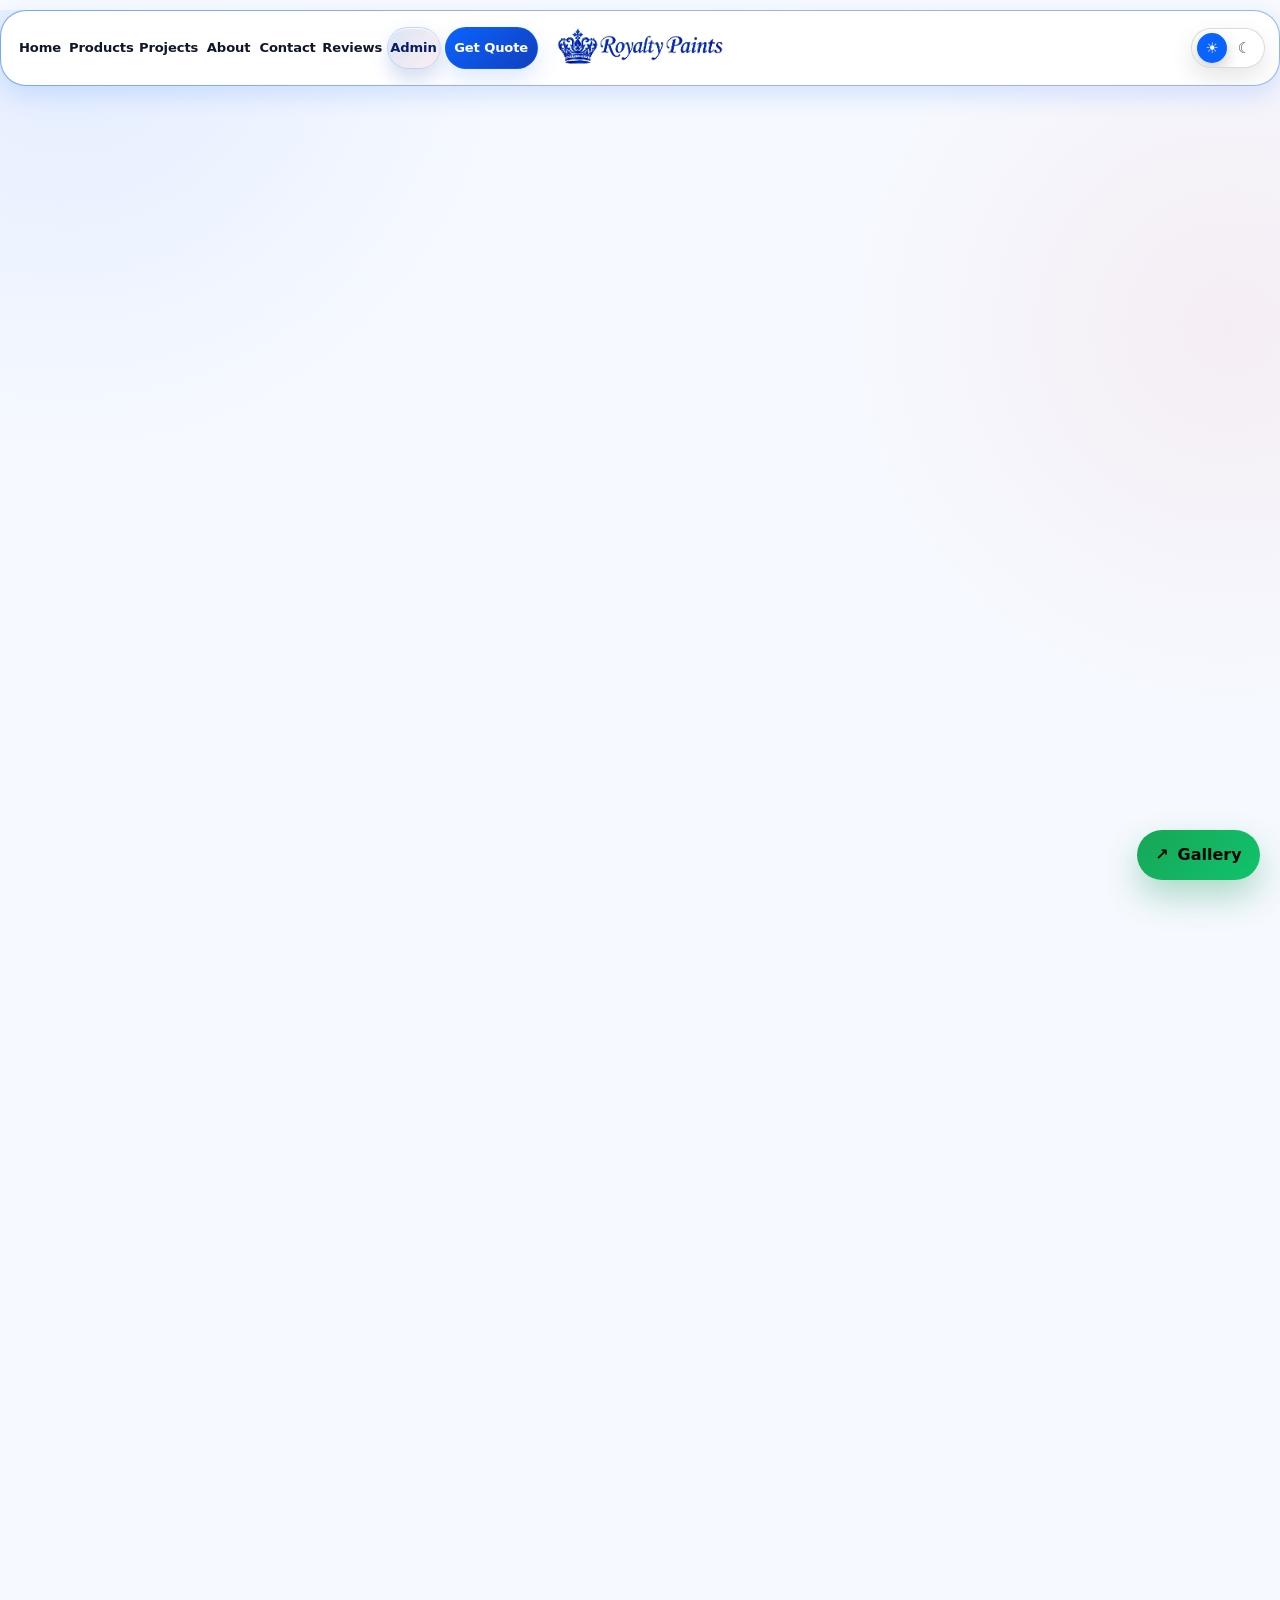
<file: admin.html>
<!doctype html>
<html lang="en" data-theme="light">
<head>
  <meta charset="utf-8">
  <meta name="viewport" content="width=device-width, initial-scale=1">
  <meta name="robots" content="noindex, nofollow">
  <meta name="theme-color" content="#071b69">
  <script>
    (() => {
      try {
        const storedTheme = localStorage.getItem("royaltyTheme");
        const theme = storedTheme === "light" || storedTheme === "dark" ? storedTheme : "light";
        document.documentElement.setAttribute("data-theme", theme);
      } catch (error) {
        document.documentElement.setAttribute("data-theme", "light");
      }
    })();
  </script>
  <title>Admin Panel | Royalty Paints</title>
  <link rel="icon" href="assets/img/favicon.png" type="image/png">
  <link rel="stylesheet" href="assets/vendor/bootstrap/bootstrap.min.css">
  <link rel="stylesheet" href="assets/css/styles.css">
  <link rel="expect" href="#rpHero" blocking="render">
</head>
<body>
  <div class="scroll-progress" aria-hidden="true"></div>

  <header class="site-header">
    <nav class="site-nav" aria-label="Main navigation">
      <div class="container header-shell">
        <a class="navbar-brand brand-link" href="index.html" aria-label="Royalty Paints home">
          <span class="logo-swap">
            <img class="theme-logo logo-for-light" src="assets/img/logo.png" alt="Royalty Paints logo">
            <img class="theme-logo logo-for-dark" src="assets/img/logo-dark.png" alt="Royalty Paints logo">
          </span>
        </a>
        <input class="nav-toggle" type="checkbox" id="navToggle" aria-label="Open navigation menu">
        <label class="menu-button" for="navToggle" aria-label="Open navigation menu">
          <span></span>
          <span></span>
          <span></span>
        </label>
        <div class="site-menu">
          <a class="nav-link" href="index.html">Home</a>
          <a class="nav-link" href="products.html">Products</a>
          <a class="nav-link" href="projects.html">Projects</a>
          <a class="nav-link" href="about.html">About</a>
          <a class="nav-link" href="contact.html">Contact</a>
          <a class="nav-link" href="index.html#reviews">Reviews</a>
          <a class="nav-link" href="admin.html">Admin</a>
          <a class="btn btn-royal nav-cta px-4 py-2" href="https://wa.me/2347035109011?text=Hello%20Royalty%20Paints,%20I%20need%20a%20paint%20quotation" target="_blank" rel="noopener">Get Quote</a>
        </div>
        <input class="theme-mode-checkbox header-theme-checkbox" type="checkbox" id="themeToggle" data-theme-toggle aria-label="Switch to dark mode">
        <label class="theme-toggle-button header-theme-toggle" for="themeToggle" aria-label="Switch to dark mode">
          <span class="theme-toggle-icon theme-toggle-sun" aria-hidden="true">☀</span>
          <span class="theme-toggle-icon theme-toggle-moon" aria-hidden="true">☾</span>
        </label>
        <script>
          (() => {
            const box = document.getElementById("themeToggle");
            if (box) box.checked = document.documentElement.getAttribute("data-theme") !== "dark";
          })();
        </script>
        <label class="menu-backdrop" for="navToggle" aria-hidden="true"></label>
      </div>
    </nav>
  </header>

  <main>
    <section id="rpHero" class="page-hero">
      <div class="container">
        <div class="row align-items-center g-5">
          <div class="col-lg-7 reveal">
            <div class="breadcrumb-soft"><a href="index.html">Home</a><span>›</span><span>Admin</span></div>
            <h1 class="page-title">Admin panel for before/after project pictures.</h1>
            <p class="section-copy max-720">Upload project pictures, delete old ones, export backups and import them later.</p>
          </div>
          <div class="col-lg-5 reveal reveal-delay-1">
            <div class="glass-card p-4 lift-card">
              <div class="admin-note mb-3"><strong>Admin access:</strong> enter your PIN to continue.</div>
              <img src="assets/img/web/royalty-swatch.jpg" alt="Royalty Paints colour strip" class="rounded-4xl" fetchpriority="high" decoding="sync">
            </div>
          </div>
        </div>
      </div>
    </section>

    <section class="section-padding-sm">
      <div class="container">
        <div id="adminStatus" class="alert d-none rounded-4" role="status"></div>

        <div id="adminLoginArea" class="pin-box glass-card reveal">
          <span class="section-kicker">Secure Area</span>
          <h2 class="section-title display-6 mb-3">Enter admin PIN.</h2>
          <p class="section-copy">Enter the admin PIN to manage project photos.</p>
          <form id="adminLoginForm" class="row g-3">
            <div class="col-12"><input class="form-control form-control-lg" name="pin" type="password" inputmode="numeric" placeholder="Enter PIN" required></div>
            <div class="col-12"><button class="btn btn-royal btn-lg w-100 py-3" type="submit">Unlock Admin Panel</button></div>
          </form>
        </div>

        <div id="adminDashboard" class="d-none">
          <div class="admin-layout">
            <aside class="admin-panel glass-card reveal">
              <div class="d-flex justify-content-between align-items-start gap-3 mb-3">
                <div>
                  <span class="section-kicker">Upload</span>
                  <h2 class="section-title h1 mb-0">New project</h2>
                </div>
                <button class="btn btn-glass btn-sm" id="logoutAdmin" type="button">Logout</button>
              </div>
              <p class="section-copy">Add any project gallery picture: a single photo or a before/after comparison.</p>

              <form id="adminProjectForm" class="row g-3">
                <div class="col-12"><label class="form-label fw-bold text-royal">Gallery Item Type</label><select class="form-select" id="galleryMode" name="mode"><option value="single">Single project photo</option><option value="compare">Before/after comparison</option></select></div>
                <div class="col-12"><label class="form-label fw-bold text-royal">Project Title</label><input class="form-control" name="title" placeholder="e.g. Lekki duplex exterior repaint" required></div>
                <div class="col-12"><label class="form-label fw-bold text-royal">Project Category</label><select class="form-select" name="type"><option>Residential Interior</option><option>Exterior Painting</option><option>Commercial Project</option><option>School / Hotel / Office</option><option>Wood & Gloss Finish</option><option>Other Paint Project</option></select></div>
                <div class="col-12 file-drop" data-single-upload><label class="form-label fw-bold text-royal">Project Picture</label><input class="form-control" id="mainImage" type="file" accept="image/*"><small class="text-muted">Gallery photo</small></div>
                <div class="col-12 file-drop d-none" data-compare-upload><label class="form-label fw-bold text-royal">Before Picture</label><input class="form-control" id="beforeImage" type="file" accept="image/*"><small class="text-muted">Before photo</small></div>
                <div class="col-12 file-drop d-none" data-compare-upload><label class="form-label fw-bold text-royal">After Picture</label><input class="form-control" id="afterImage" type="file" accept="image/*"><small class="text-muted">After photo</small></div>
                <div class="col-12"><label class="form-label fw-bold text-royal">Short Notes</label><textarea class="form-control" name="notes" rows="4" placeholder="Products used, location, colour, result..."></textarea></div>
                <div class="col-12"><button class="btn btn-royal btn-lg w-100 py-3" type="submit">Add To Gallery</button></div>
              </form>

              <hr class="my-4">
              <div class="admin-note">
                This panel controls the project gallery pictures.
              </div>
            </aside>

            <section class="admin-panel glass-card reveal reveal-delay-1">
              <div class="d-flex flex-wrap justify-content-between align-items-center gap-3 mb-4">
                <div>
                  <span class="section-kicker">Manage Gallery</span>
                  <h2 class="section-title h1 mb-0"><span id="projectCount">0</span> gallery items</h2>
                </div>
                <div class="admin-toolbar">
                  <button class="btn btn-glass" id="exportProjects" type="button">Export Backup</button>
                  <label class="btn btn-glass mb-0" for="importProjects">Import Backup</label>
                  <input class="d-none" id="importProjects" type="file" accept="application/json">
                </div>
              </div>

              <div class="default-manager glass-card p-3 p-md-4">
                <div class="d-flex flex-wrap justify-content-between align-items-start gap-3 mb-3">
                  <div>
                    <span class="section-kicker">Default Samples</span>
                    <h3 class="text-royal fw-black h2 mb-1">Built-in gallery pictures</h3>
                    <p class="section-copy mb-0">Select, hide or restore the default gallery pictures.</p>
                  </div>
                </div>
                <div class="admin-toolbar mb-3">
                  <label class="admin-select-all"><input type="checkbox" id="selectAllDefaultProjects"> Select all defaults</label>
                  <button class="btn btn-outline-danger" id="hideSelectedDefaults" type="button">Delete/Hide Selected</button>
                  <button class="btn btn-glass" id="restoreSelectedDefaults" type="button">Restore Selected</button>
                  <button class="btn btn-glass" id="restoreAllDefaults" type="button">Restore All Defaults</button>
                </div>
                <div id="defaultProjectList" class="admin-list"></div>
              </div>

              <div class="admin-toolbar mb-3 mt-4">
                <label class="admin-select-all"><input type="checkbox" id="selectAllProjects"> Select all uploaded</label>
                <button class="btn btn-outline-danger" id="deleteSelectedProjects" type="button">Delete Selected</button>
                <button class="btn btn-glass" id="moveSelectedProjectsUp" type="button">Move Up</button>
                <button class="btn btn-glass" id="moveSelectedProjectsDown" type="button">Move Down</button>
              </div>
              <div id="adminProjectList" class="admin-list"></div>
            </section>
          </div>
        </div>
      </div>
    </section>
  </main>

  <footer class="site-footer">
    <div class="container position-relative">
      <div class="row g-4">
        <div class="col-lg-4 footer-brand"><span class="logo-swap">
            <img class="theme-logo logo-for-light" src="assets/img/logo.png" alt="Royalty Paints logo">
            <img class="theme-logo logo-for-dark" src="assets/img/logo-dark.png" alt="Royalty Paints logo">
          </span><p class="mt-3">Admin tools for managing project photos.</p></div>
        <div class="col-6 col-lg-2"><h3 class="footer-title">Pages</h3><a class="footer-link" href="index.html">Home</a><a class="footer-link" href="products.html">Products</a><a class="footer-link" href="projects.html">Projects</a><a class="footer-link" href="contact.html">Contact</a></div>
        <div class="col-6 col-lg-2"><h3 class="footer-title">Admin</h3><a class="footer-link" href="projects.html#projectFilterBar">Gallery</a></div>
        <div class="col-lg-4"><h3 class="footer-title">Contact</h3><p class="mb-2"><a class="footer-contact-link" href="https://www.google.com/maps/search/?api=1&amp;query=36%2F38%20Feru%20Road%20Boluwatife%20B%2FStop%20Sango%20Ota%20Ogun%20State" target="_blank" rel="noopener">36/38, Feru Road, Boluwatife B/Stop, Sango Ota, Ogun State.</a></p><p class="mb-2"><a class="footer-contact-link" href="https://www.google.com/maps/search/?api=1&amp;query=1%20Yusuf%20Bisi%20Along%20Community%20Road%20Agodo%20Egbe%20beside%20Bewaji%20Filling%20Station%20Egbe%20Lagos" target="_blank" rel="noopener">1, Yusuf Bisi Along Community Road, Agodo Egbe, beside Bewaji Filling Station, Egbe, Lagos.</a></p><p class="mb-1"><strong>Tel:</strong> <a class="footer-contact-link" href="tel:+2347035109011">07035109011</a>, <a class="footer-contact-link" href="tel:+2348035655584">08035655584</a>, <a class="footer-contact-link" href="tel:+2349030025348">09030025348</a></p><p class="mb-0"><strong>Email:</strong> <a class="footer-contact-link" href="https://mail.google.com/mail/?view=cm&amp;fs=1&amp;to=royaltypaintsnigerialtd%40gmail.com" target="_blank" rel="noopener">royaltypaintsnigerialtd@gmail.com</a></p></div>
      </div>
      <hr class="footer-line"><div class="d-flex flex-column flex-md-row justify-content-between gap-2 small"><span>© <span data-year></span> Royalty Paints. All rights reserved.</span><span>Project gallery management.</span></div>
    </div>
  </footer>

  <a class="floating-whatsapp" href="projects.html#projectFilterBar"><span>↗</span><span>Gallery</span></a>
  <script src="assets/vendor/bootstrap/bootstrap.bundle.min.js"></script>
  <script src="assets/js/main.js"></script>
  <script src="assets/js/admin.js"></script>
</body>
</html>
</file>
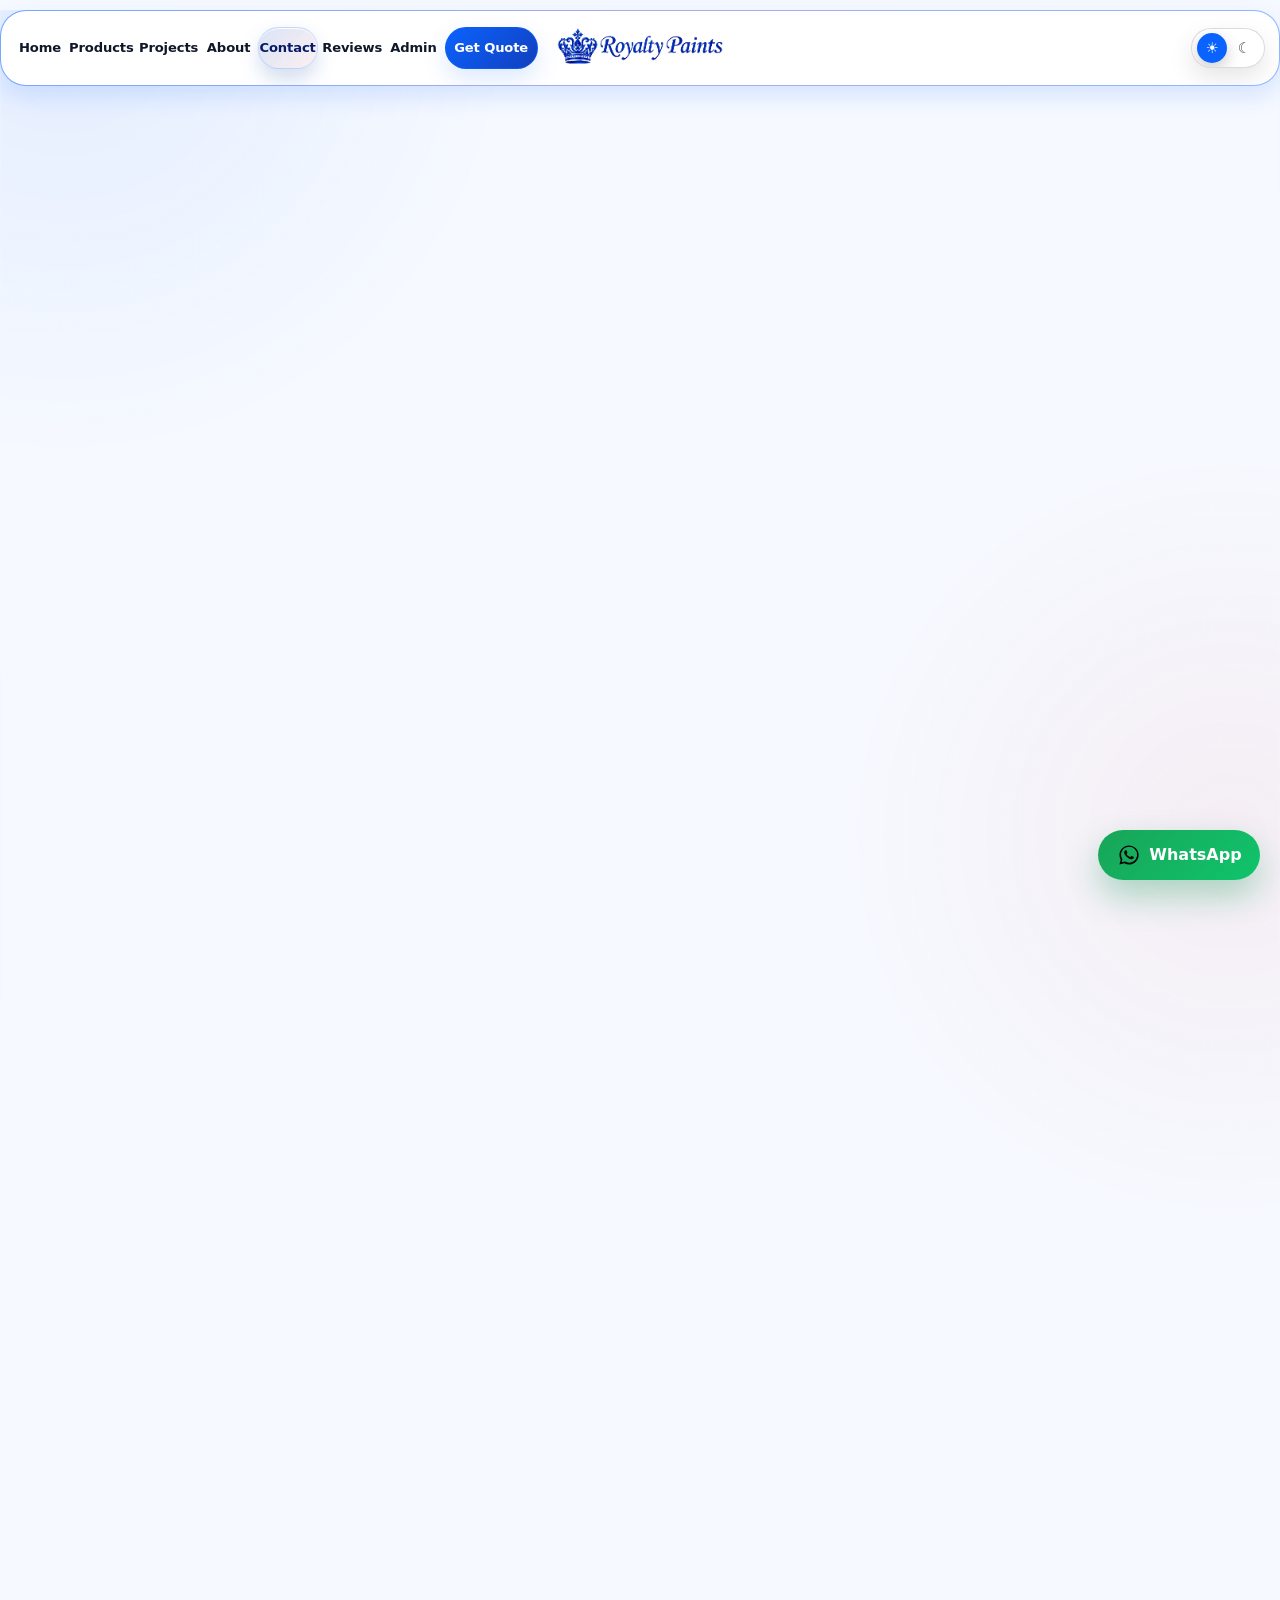
<file: contact.html>
<!doctype html>
<html lang="en" data-theme="light">
<head>
  <meta charset="utf-8">
  <meta name="viewport" content="width=device-width, initial-scale=1">
  <meta name="description" content="Contact Royalty Paints for paint supply, professional painting, colour consultation and project finishing in Lagos, Ogun and across Nigeria.">
  <meta name="theme-color" content="#071b69">
  <script>
    (() => {
      try {
        const storedTheme = localStorage.getItem("royaltyTheme");
        const theme = storedTheme === "light" || storedTheme === "dark" ? storedTheme : "light";
        document.documentElement.setAttribute("data-theme", theme);
      } catch (error) {
        document.documentElement.setAttribute("data-theme", "light");
      }
    })();
  </script>
  <title>Contact & Quote | Royalty Paints</title>
  <link rel="icon" href="assets/img/favicon.png" type="image/png">
  <link rel="stylesheet" href="assets/vendor/bootstrap/bootstrap.min.css">
  <link rel="stylesheet" href="assets/css/styles.css">
  <link rel="expect" href="#rpHero" blocking="render">
</head>
<body>
  <div class="scroll-progress" aria-hidden="true"></div>

  <header class="site-header">
    <nav class="site-nav" aria-label="Main navigation">
      <div class="container header-shell">
        <a class="navbar-brand brand-link" href="index.html" aria-label="Royalty Paints home">
          <span class="logo-swap">
            <img class="theme-logo logo-for-light" src="assets/img/logo.png" alt="Royalty Paints logo">
            <img class="theme-logo logo-for-dark" src="assets/img/logo-dark.png" alt="Royalty Paints logo">
          </span>
        </a>
        <input class="nav-toggle" type="checkbox" id="navToggle" aria-label="Open navigation menu">
        <label class="menu-button" for="navToggle" aria-label="Open navigation menu">
          <span></span>
          <span></span>
          <span></span>
        </label>
        <div class="site-menu">
          <a class="nav-link" href="index.html">Home</a>
          <a class="nav-link" href="products.html">Products</a>
          <a class="nav-link" href="projects.html">Projects</a>
          <a class="nav-link" href="about.html">About</a>
          <a class="nav-link" href="contact.html">Contact</a>
          <a class="nav-link" href="index.html#reviews">Reviews</a>
          <a class="nav-link" href="admin.html">Admin</a>
          <a class="btn btn-royal nav-cta px-4 py-2" href="https://wa.me/2347035109011?text=Hello%20Royalty%20Paints,%20I%20need%20a%20paint%20quotation" target="_blank" rel="noopener">Get Quote</a>
        </div>
        <input class="theme-mode-checkbox header-theme-checkbox" type="checkbox" id="themeToggle" data-theme-toggle aria-label="Switch to dark mode">
        <label class="theme-toggle-button header-theme-toggle" for="themeToggle" aria-label="Switch to dark mode">
          <span class="theme-toggle-icon theme-toggle-sun" aria-hidden="true">☀</span>
          <span class="theme-toggle-icon theme-toggle-moon" aria-hidden="true">☾</span>
        </label>
        <script>
          (() => {
            const box = document.getElementById("themeToggle");
            if (box) box.checked = document.documentElement.getAttribute("data-theme") !== "dark";
          })();
        </script>
        <label class="menu-backdrop" for="navToggle" aria-hidden="true"></label>
      </div>
    </nav>
  </header>

  <main>
    <section id="rpHero" class="page-hero">
      <div class="container">
        <div class="row align-items-center g-5">
          <div class="col-lg-7 reveal">
            <div class="breadcrumb-soft"><a href="index.html">Home</a><span>›</span><span>Contact</span></div>
            <h1 class="page-title">Get a paint quote or book a site inspection.</h1>
            <p class="section-copy max-720">Tell us about your building, paint need, preferred product or finishing style. We will respond through WhatsApp, phone or email.</p>
            <div class="hero-actions">
              <a class="btn btn-royal btn-lg px-4 py-3" href="https://wa.me/2347035109011?text=Hello%20Royalty%20Paints,%20I%20need%20a%20quotation" target="_blank" rel="noopener">Chat on WhatsApp</a>
              <a class="btn btn-glass btn-lg px-4 py-3" href="tel:+2347035109011">Call 07035109011</a>
            </div>
          </div>
          <div class="col-lg-5 reveal reveal-delay-1">
            <div class="glass-card p-3 lift-card"><img class="rounded-4xl" src="assets/img/web/interior-finish.jpg" alt="Royalty Paints interior sample" style="height:420px;width:100%;object-fit:cover;" fetchpriority="high" decoding="sync"></div>
          </div>
        </div>
      </div>
    </section>

    <section class="section-padding-sm">
      <div class="container">
        <div class="row g-4">
          <div class="col-md-6 col-xl-3 reveal"><div class="contact-card glass-card lift-card"><div class="contact-icon">☎</div><h3 class="text-royal fw-bold h5">Phone</h3><p class="mb-2"><a href="tel:+2347035109011">07035109011</a></p><p class="mb-2"><a href="tel:+2348035655584">08035655584</a></p><p class="mb-0"><a href="tel:+2349030025348">09030025348</a></p></div></div>
          <div class="col-md-6 col-xl-3 reveal reveal-delay-1"><div class="contact-card glass-card lift-card"><div class="contact-icon">✉</div><h3 class="text-royal fw-bold h5">Email</h3><p class="mb-0"><a href="https://mail.google.com/mail/?view=cm&amp;fs=1&amp;to=royaltypaintsnigerialtd%40gmail.com" target="_blank" rel="noopener">royaltypaintsnigerialtd@gmail.com</a></p></div></div>
          <div class="col-md-6 col-xl-3 reveal reveal-delay-2"><div class="contact-card glass-card lift-card"><div class="contact-icon">⌂</div><h3 class="text-royal fw-bold h5">Ogun Office</h3><p class="mb-0"><a href="https://www.google.com/maps/search/?api=1&amp;query=36%2F38%20Feru%20Road%20Boluwatife%20B%2FStop%20Sango%20Ota%20Ogun%20State" target="_blank" rel="noopener">36/38, Feru Road, Boluwatife B/Stop, Sango Ota, Ogun State.</a></p></div></div>
          <div class="col-md-6 col-xl-3 reveal reveal-delay-3"><div class="contact-card glass-card lift-card"><div class="contact-icon">⌖</div><h3 class="text-royal fw-bold h5">Lagos Office</h3><p class="mb-0"><a href="https://www.google.com/maps/search/?api=1&amp;query=1%20Yusuf%20Bisi%20Along%20Community%20Road%20Agodo%20Egbe%20beside%20Bewaji%20Filling%20Station%20Egbe%20Lagos" target="_blank" rel="noopener">1, Yusuf Bisi Along Community Road, Agodo Egbe, beside Bewaji Filling Station, Egbe, Lagos.</a></p></div></div>
        </div>
      </div>
    </section>

    <section class="section-padding-sm">
      <div class="container">
        <div class="row g-5 align-items-start">
          <div class="col-lg-5 reveal">
            <span class="section-kicker">Quote Form</span>
            <h2 class="section-title display-5">Send project details straight to WhatsApp.</h2>
            <p class="section-copy">Send your project details through WhatsApp with one tap.</p>
            <ul class="list-check mt-4">
              <li>Tell us if you need paint supply, finishing, or both.</li>
              <li>Add project location for faster site inspection planning.</li>
              <li>Include product type if you already know what you need.</li>
            </ul>
          </div>
          <div class="col-lg-7 reveal reveal-delay-1">
            <form class="quote-form glass-card" data-quote-form>
              <div class="row g-3">
                <div class="col-md-6"><label class="form-label fw-bold text-royal">Your Name</label><input class="form-control" name="name" placeholder="e.g. Mr. Ade" required></div>
                <div class="col-md-6"><label class="form-label fw-bold text-royal">Service Needed</label><select class="form-select" name="service"><option>Paint supply</option><option>Professional painting</option><option>Paint supply + finishing</option><option>Before/after renovation painting</option><option>Colour consultation</option></select></div>
                <div class="col-md-6"><label class="form-label fw-bold text-royal">Project Location</label><input class="form-control" name="location" placeholder="Town / State"></div>
                <div class="col-12"><label class="form-label fw-bold text-royal">Project Details</label><textarea class="form-control" name="message" rows="5" placeholder="Tell us about rooms, exterior area, preferred colour, product type, timeline..."></textarea></div>
                <div class="col-12"><button class="btn btn-royal btn-lg w-100 py-3" type="submit">Prepare WhatsApp Message</button></div>
              </div>
            </form>
          </div>
        </div>
      </div>
    </section>

    <section class="section-padding-sm">
      <div class="container">
        <div class="row g-4 align-items-stretch">
          <div class="col-lg-7 reveal">
            <div class="glass-card p-4 p-lg-5 h-100">
              <span class="section-kicker">Office Direction</span>
              <h2 class="section-title display-6 mb-4">Visit or call before coming.</h2>
              <div class="row g-3">
                <div class="col-md-6"><div class="contact-card glass-card"><h3 class="text-royal fw-bold h5">Sango Ota, Ogun</h3><p class="mb-0"><a href="https://www.google.com/maps/search/?api=1&amp;query=36%2F38%20Feru%20Road%20Boluwatife%20B%2FStop%20Sango%20Ota%20Ogun%20State" target="_blank" rel="noopener">36/38, Feru Road, Boluwatife B/Stop, Sango Ota, Ogun State.</a></p></div></div>
                <div class="col-md-6"><div class="contact-card glass-card"><h3 class="text-royal fw-bold h5">Egbe, Lagos</h3><p class="mb-0"><a href="https://www.google.com/maps/search/?api=1&amp;query=1%20Yusuf%20Bisi%20Along%20Community%20Road%20Agodo%20Egbe%20beside%20Bewaji%20Filling%20Station%20Egbe%20Lagos" target="_blank" rel="noopener">1, Yusuf Bisi Along Community Road, Agodo Egbe, beside Bewaji Filling Station, Egbe, Lagos.</a></p></div></div>
              </div>
            </div>
          </div>
          <div class="col-lg-5 reveal reveal-delay-1">
            <div class="ad-card h-100 d-flex flex-column justify-content-center">
              <span class="section-kicker text-white">Fast Action</span>
              <h2 class="h1 mb-3">Need paint urgently?</h2>
              <p>Call or WhatsApp for availability, recommended quantities and delivery/finishing schedule.</p>
              <a class="btn btn-red btn-lg px-4 py-3 align-self-start" href="tel:+2347035109011">Call Now</a>
            </div>
          </div>
        </div>
      </div>
    </section>
  </main>

  <footer class="site-footer">
    <div class="container position-relative">
      <div class="row g-4">
        <div class="col-lg-4 footer-brand"><span class="logo-swap">
            <img class="theme-logo logo-for-light" src="assets/img/logo.png" alt="Royalty Paints logo">
            <img class="theme-logo logo-for-dark" src="assets/img/logo-dark.png" alt="Royalty Paints logo">
          </span><p class="mt-3">Contact us for paint supply, professional finishing and project support.</p></div>
        <div class="col-6 col-lg-2"><h3 class="footer-title">Pages</h3><a class="footer-link" href="index.html">Home</a><a class="footer-link" href="products.html">Products</a><a class="footer-link" href="projects.html">Projects</a><a class="footer-link" href="about.html">About</a></div>
        <div class="col-6 col-lg-2"><h3 class="footer-title">Services</h3><a class="footer-link" href="products.html">Paint Supply</a><a class="footer-link" href="projects.html">Finishing</a><a class="footer-link" href="contact.html">Quote Request</a></div>
        <div class="col-lg-4"><h3 class="footer-title">Contact</h3><p class="mb-2"><a class="footer-contact-link" href="https://www.google.com/maps/search/?api=1&amp;query=36%2F38%20Feru%20Road%20Boluwatife%20B%2FStop%20Sango%20Ota%20Ogun%20State" target="_blank" rel="noopener">36/38, Feru Road, Boluwatife B/Stop, Sango Ota, Ogun State.</a></p><p class="mb-2"><a class="footer-contact-link" href="https://www.google.com/maps/search/?api=1&amp;query=1%20Yusuf%20Bisi%20Along%20Community%20Road%20Agodo%20Egbe%20beside%20Bewaji%20Filling%20Station%20Egbe%20Lagos" target="_blank" rel="noopener">1, Yusuf Bisi Along Community Road, Agodo Egbe, beside Bewaji Filling Station, Egbe, Lagos.</a></p><p class="mb-1"><strong>Tel:</strong> <a class="footer-contact-link" href="tel:+2347035109011">07035109011</a>, <a class="footer-contact-link" href="tel:+2348035655584">08035655584</a>, <a class="footer-contact-link" href="tel:+2349030025348">09030025348</a></p><p class="mb-0"><strong>Email:</strong> <a class="footer-contact-link" href="https://mail.google.com/mail/?view=cm&amp;fs=1&amp;to=royaltypaintsnigerialtd%40gmail.com" target="_blank" rel="noopener">royaltypaintsnigerialtd@gmail.com</a></p></div>
      </div>
      <hr class="footer-line"><div class="d-flex flex-column flex-md-row justify-content-between gap-2 small"><span>© <span data-year></span> Royalty Paints. All rights reserved.</span><span>Quote form opens WhatsApp.</span></div>
    </div>
  </footer>

  <a class="floating-whatsapp" href="https://wa.me/2347035109011?text=Hello%20Royalty%20Paints,%20I%20need%20a%20quotation" target="_blank" rel="noopener"><span class="wa-icon" aria-hidden="true"><svg viewBox="0 0 32 32" fill="currentColor" focusable="false" aria-hidden="true"><path d="M16.04 3.2C8.97 3.2 3.24 8.93 3.24 16c0 2.26.6 4.46 1.73 6.4L3.2 28.8l6.57-1.72a12.74 12.74 0 0 0 6.27 1.63h.01c7.06 0 12.8-5.74 12.8-12.8 0-3.42-1.33-6.64-3.75-9.06a12.72 12.72 0 0 0-9.06-3.65zm0 23.04h-.01a10.6 10.6 0 0 1-5.4-1.48l-.39-.23-4.02 1.05 1.07-3.92-.25-.4a10.6 10.6 0 0 1-1.63-5.66c0-5.87 4.78-10.64 10.65-10.64 2.84 0 5.51 1.11 7.52 3.12a10.57 10.57 0 0 1 3.12 7.53c0 5.87-4.78 10.63-10.66 10.63zm5.84-7.97c-.32-.16-1.89-.93-2.19-1.04-.29-.11-.5-.16-.71.16-.21.32-.82 1.04-1.01 1.25-.18.21-.37.24-.69.08-.32-.16-1.35-.5-2.57-1.59-.95-.85-1.59-1.89-1.78-2.21-.18-.32-.02-.5.14-.66.15-.14.32-.37.48-.56.16-.19.21-.32.32-.53.11-.21.05-.4-.03-.56-.08-.16-.71-1.73-.98-2.36-.26-.62-.52-.54-.71-.55l-.61-.01c-.21 0-.56.08-.85.4-.29.32-1.11 1.09-1.11 2.66s1.14 3.08 1.3 3.29c.16.21 2.24 3.42 5.42 4.8.76.33 1.35.52 1.81.67.76.24 1.45.21 2 .13.61-.09 1.89-.77 2.15-1.52.27-.74.27-1.38.19-1.51-.08-.13-.29-.21-.61-.37z"/></svg></span><span class="wa-label">WhatsApp</span></a>
  <script src="assets/vendor/bootstrap/bootstrap.bundle.min.js"></script>
  <script src="assets/js/main.js"></script>
</body>
</html>
</file>
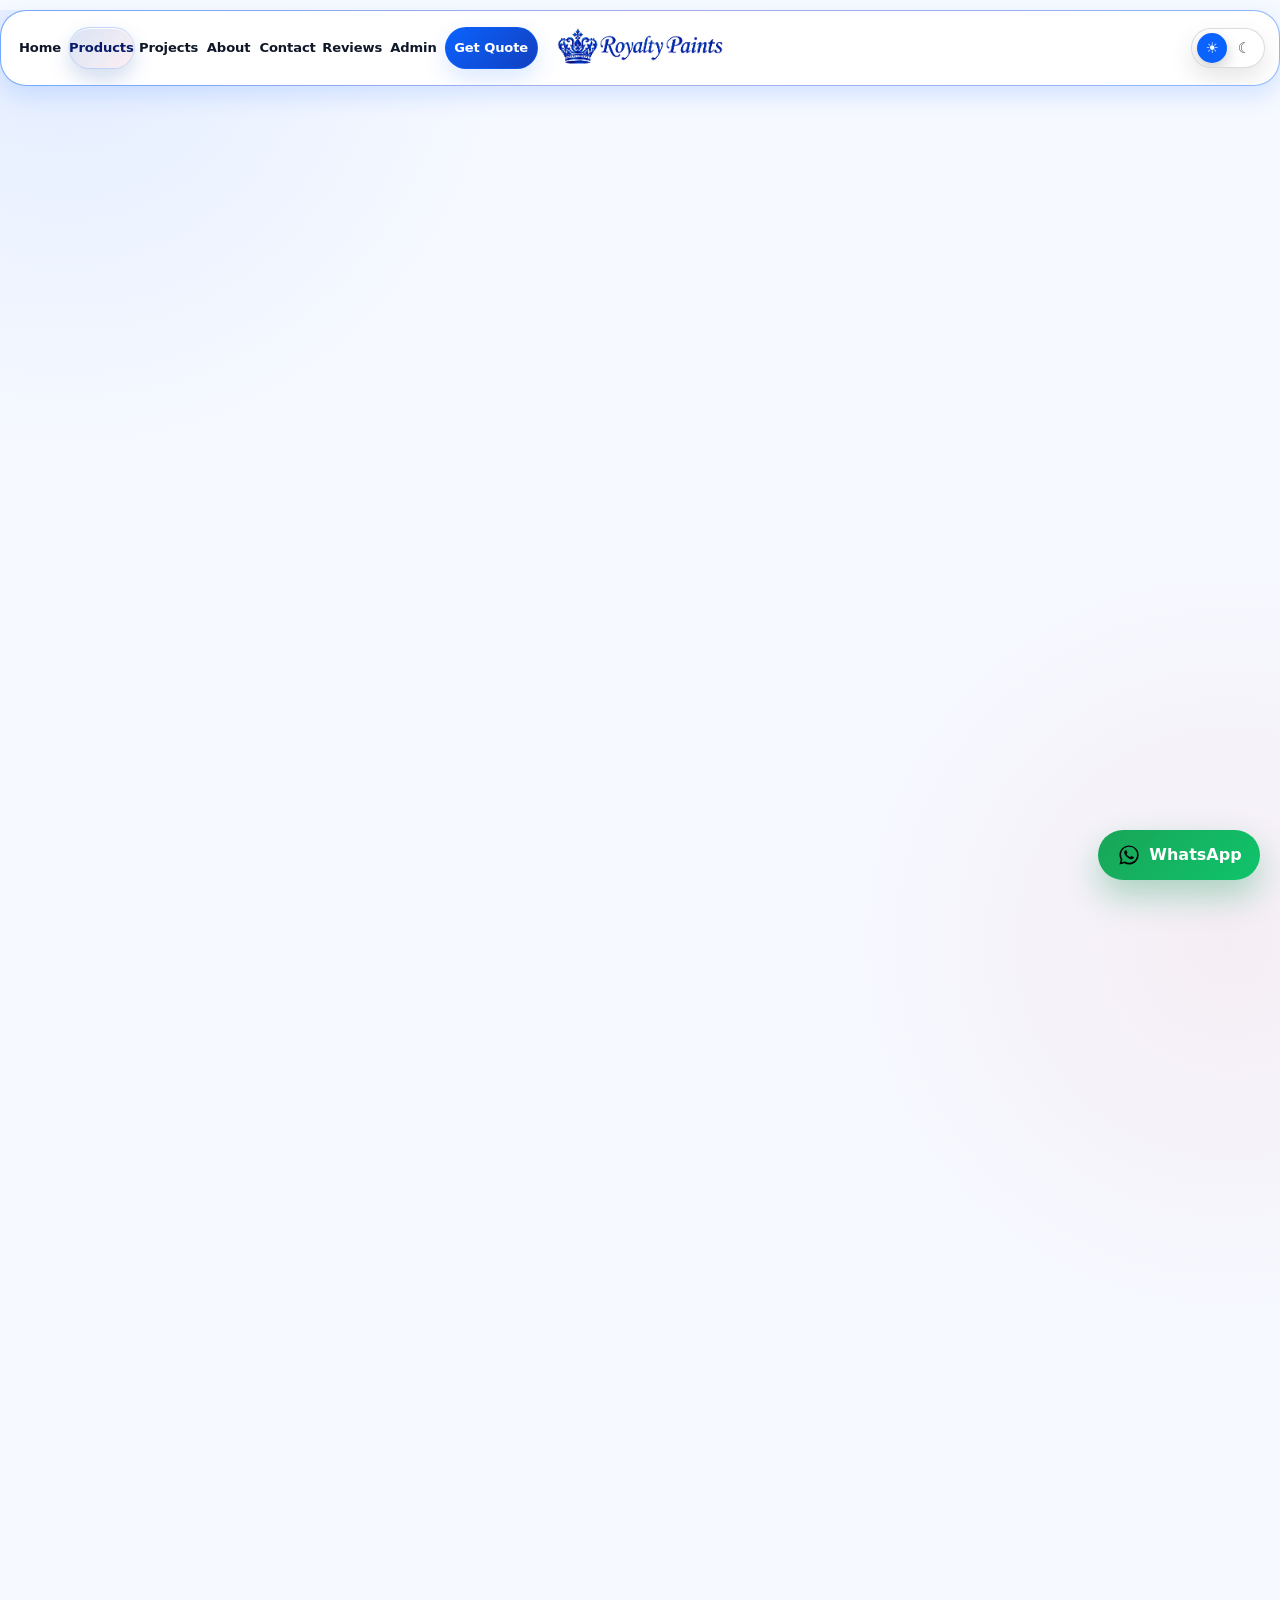
<file: products.html>
<!doctype html>
<html lang="en" data-theme="light">
<head>
  <meta charset="utf-8">
  <meta name="viewport" content="width=device-width, initial-scale=1">
  <meta name="description" content="Explore Royalty Paints products: emulsion, satin silk, textcoat, matt, flexcoat, POR, filler, marine coat, undercoat, gloss, varnish and wood finish.">
  <meta name="theme-color" content="#071b69">
  <script>
    (() => {
      try {
        const storedTheme = localStorage.getItem("royaltyTheme");
        const theme = storedTheme === "light" || storedTheme === "dark" ? storedTheme : "light";
        document.documentElement.setAttribute("data-theme", theme);
      } catch (error) {
        document.documentElement.setAttribute("data-theme", "light");
      }
    })();
  </script>
  <title>Products | Royalty Paints</title>
  <link rel="icon" href="assets/img/favicon.png" type="image/png">
  <link rel="stylesheet" href="assets/vendor/bootstrap/bootstrap.min.css">
  <link rel="stylesheet" href="assets/css/styles.css">
  <link rel="expect" href="#rpHero" blocking="render">
</head>
<body>
  <div class="scroll-progress" aria-hidden="true"></div>

  <header class="site-header">
    <nav class="site-nav" aria-label="Main navigation">
      <div class="container header-shell">
        <a class="navbar-brand brand-link" href="index.html" aria-label="Royalty Paints home">
          <span class="logo-swap">
            <img class="theme-logo logo-for-light" src="assets/img/logo.png" alt="Royalty Paints logo">
            <img class="theme-logo logo-for-dark" src="assets/img/logo-dark.png" alt="Royalty Paints logo">
          </span>
        </a>
        <input class="nav-toggle" type="checkbox" id="navToggle" aria-label="Open navigation menu">
        <label class="menu-button" for="navToggle" aria-label="Open navigation menu">
          <span></span>
          <span></span>
          <span></span>
        </label>
        <div class="site-menu">
          <a class="nav-link" href="index.html">Home</a>
          <a class="nav-link" href="products.html">Products</a>
          <a class="nav-link" href="projects.html">Projects</a>
          <a class="nav-link" href="about.html">About</a>
          <a class="nav-link" href="contact.html">Contact</a>
          <a class="nav-link" href="index.html#reviews">Reviews</a>
          <a class="nav-link" href="admin.html">Admin</a>
          <a class="btn btn-royal nav-cta px-4 py-2" href="https://wa.me/2347035109011?text=Hello%20Royalty%20Paints,%20I%20need%20a%20paint%20quotation" target="_blank" rel="noopener">Get Quote</a>
        </div>
        <input class="theme-mode-checkbox header-theme-checkbox" type="checkbox" id="themeToggle" data-theme-toggle aria-label="Switch to dark mode">
        <label class="theme-toggle-button header-theme-toggle" for="themeToggle" aria-label="Switch to dark mode">
          <span class="theme-toggle-icon theme-toggle-sun" aria-hidden="true">☀</span>
          <span class="theme-toggle-icon theme-toggle-moon" aria-hidden="true">☾</span>
        </label>
        <script>
          (() => {
            const box = document.getElementById("themeToggle");
            if (box) box.checked = document.documentElement.getAttribute("data-theme") !== "dark";
          })();
        </script>
        <label class="menu-backdrop" for="navToggle" aria-hidden="true"></label>
      </div>
    </nav>
  </header>

  <main>
    <section id="rpHero" class="page-hero">
      <div class="container">
        <div class="row align-items-center g-5">
          <div class="col-lg-7 reveal">
            <div class="breadcrumb-soft"><a href="index.html">Home</a><span>›</span><span>Products</span></div>
            <h1 class="page-title">Paint products for clean coverage and lasting colour.</h1>
            <p class="section-copy max-720">Royalty Paints manufactures quality paint products for residential, commercial and industrial projects. Choose smooth interior finishes, strong exterior coatings and premium wood/gloss options.</p>
            <div class="hero-actions">
              <a class="btn btn-royal btn-lg px-4 py-3" href="contact.html">Ask for Product Pricing</a>
              <a class="btn btn-glass btn-lg px-4 py-3" href="#product-table">View Product List</a>
            </div>
          </div>
          <div class="col-lg-5 reveal reveal-delay-1">
            <div class="glass-card p-3 lift-card">
              <img class="rounded-4xl" src="assets/img/web/brand-buckets.jpg" alt="Royalty Paints brand bucket samples" style="height:520px;width:100%;object-fit:contain;background:linear-gradient(135deg,#eef4ff,#fff8ea);" fetchpriority="high" decoding="sync">
            </div>
          </div>
        </div>
      </div>
    </section>

    <section class="section-padding-sm">
      <div class="container">
        <div class="row g-4">
          <div class="col-md-6 col-xl-4 reveal" id="emulsion">
            <article class="product-card glass-card lift-card">
              <img class="product-thumb" src="assets/img/web/bucket-emulsion.jpg" alt="Royalty Emulsion paint bucket">
              <h3>Royalty Emulsion</h3>
              <p>Reliable wall paint for smooth interior coverage, soft colour and everyday durability.</p>
              <div class="product-tags"><span class="tag">Interior</span><span class="tag">Smooth finish</span><span class="tag">Residential</span></div>
            </article>
          </div>
          <div class="col-md-6 col-xl-4 reveal reveal-delay-1" id="satin">
            <article class="product-card glass-card lift-card">
              <img class="product-thumb" src="assets/img/web/bucket-satin.jpg" alt="Royalty Satin Silk paint bucket">
              <h3>Satin Silk</h3>
              <p>Premium washable sheen for living rooms, corridors, offices, hotels and statement walls.</p>
              <div class="product-tags"><span class="tag">Washable</span><span class="tag">Premium</span><span class="tag">Soft sheen</span></div>
            </article>
          </div>
          <div class="col-md-6 col-xl-4 reveal reveal-delay-2" id="textcoat">
            <article class="product-card glass-card lift-card">
              <img class="product-thumb" src="assets/img/web/bucket-textcoat.jpg" alt="Royalty Textcoat paint bucket">
              <h3>Textcoat & Stucco</h3>
              <p>Beautiful textured coatings for exterior walls, facades and premium finishing effects.</p>
              <div class="product-tags"><span class="tag">Exterior</span><span class="tag">Texture</span><span class="tag">Durable</span></div>
            </article>
          </div>
          <div class="col-md-6 col-xl-4 reveal" id="flexcoat">
            <article class="product-card glass-card lift-card">
              <img class="product-thumb" src="assets/img/web/bucket-flexcoat.jpg" alt="Royalty Flexcoat paint bucket">
              <h3>Flexcoat</h3>
              <p>Flexible coating support for exterior surfaces where protection and resilience matter.</p>
              <div class="product-tags"><span class="tag">Exterior</span><span class="tag">Flexible</span><span class="tag">Protective</span></div>
            </article>
          </div>
          <div class="col-md-6 col-xl-4 reveal reveal-delay-1" id="gloss">
            <article class="product-card glass-card lift-card">
              <img class="product-thumb" src="assets/img/web/bucket-gloss.jpg" alt="Royalty Gloss and wood finish paint bucket">
              <h3>Gloss, Varnish & Wood Finish</h3>
              <p>Elegant gloss and wood protection for doors, trims, railings, furniture and special details.</p>
              <div class="product-tags"><span class="tag">Wood</span><span class="tag">Gloss</span><span class="tag">Varnish</span></div>
            </article>
          </div>
          <div class="col-md-6 col-xl-4 reveal reveal-delay-2" id="undercoat">
            <article class="product-card glass-card lift-card">
              <img class="product-thumb" src="assets/img/web/bucket-specialty.jpg" alt="Royalty special coats paint bucket">
              <h3>Undercoat, Filler & Special Coats</h3>
              <p>Surface preparation and special coatings including Royalty Filler, Under Coat, Marine Coat and POR.</p>
              <div class="product-tags"><span class="tag">Preparation</span><span class="tag">Special use</span><span class="tag">Support</span></div>
            </article>
          </div>
        </div>
      </div>
    </section>

    <section class="section-padding-sm" id="product-table">
      <div class="container">
        <div class="row g-5 align-items-start">
          <div class="col-lg-5 reveal">
            <span class="section-kicker">Product List</span>
            <h2 class="section-title display-5">All products at a glance.</h2>
            <p class="section-copy">A clear overview of Royalty Paints products and their best uses.</p>
          </div>
          <div class="col-lg-7 reveal reveal-delay-1">
            <div class="glass-card p-3 p-md-4">
              <div class="table-responsive">
                <table class="table table-soft align-middle mb-0">
                  <thead>
                    <tr><th>Product</th><th>Best For</th><th>Finish</th></tr>
                  </thead>
                  <tbody>
                    <tr><td>Emulsion</td><td>Interior walls and ceilings</td><td>Smooth matt</td></tr>
                    <tr><td>Matts Emulsion</td><td>Soft low-sheen interior designs</td><td>Matt</td></tr>
                    <tr><td>Satin Silk</td><td>Premium washable interiors</td><td>Silky sheen</td></tr>
                    <tr><td>Textcoat</td><td>Exterior texture and protection</td><td>Textured</td></tr>
                    <tr><td>Flexcoat</td><td>Weather-exposed surfaces</td><td>Flexible coating</td></tr>
                    <tr><td>POR</td><td>Special surface treatment</td><td>Protective coat</td></tr>
                    <tr><td>Royalty Filler</td><td>Surface preparation</td><td>Wall filling</td></tr>
                    <tr><td>Marine Coat</td><td>Special protective areas</td><td>Resistant coat</td></tr>
                    <tr><td>Under Coat</td><td>Base preparation before painting</td><td>Primer support</td></tr>
                    <tr><td>Gloss</td><td>Metal, wood and trims</td><td>Glossy</td></tr>
                    <tr><td>Varnish / Royalty Wood Finish</td><td>Doors, furniture and woodwork</td><td>Clear / rich wood sheen</td></tr>
                  </tbody>
                </table>
              </div>
            </div>
          </div>
        </div>
      </div>
    </section>

    <section class="section-padding-sm">
      <div class="container">
        <div class="ad-card reveal">
          <div class="row align-items-center g-4">
            <div class="col-lg-8">
              <span class="section-kicker text-white">Need a Product Recommendation?</span>
              <h2 class="display-5 mb-3">Tell us your surface, budget and colour idea.</h2>
              <p class="mb-0">We will recommend the right product and finishing approach for your home, school, hotel, estate or commercial site.</p>
            </div>
            <div class="col-lg-4 text-lg-end"><a class="btn btn-red btn-lg px-4 py-3" href="contact.html">Request Product Quote</a></div>
          </div>
        </div>
      </div>
    </section>
  </main>

  <footer class="site-footer">
    <div class="container position-relative">
      <div class="row g-4">
        <div class="col-lg-4 footer-brand"><span class="logo-swap">
            <img class="theme-logo logo-for-light" src="assets/img/logo.png" alt="Royalty Paints logo">
            <img class="theme-logo logo-for-dark" src="assets/img/logo-dark.png" alt="Royalty Paints logo">
          </span><p class="mt-3">Manufacturers of quality paints and providers of professional finishing for residential, commercial and industrial projects.</p></div>
        <div class="col-6 col-lg-2"><h3 class="footer-title">Pages</h3><a class="footer-link" href="index.html">Home</a><a class="footer-link" href="products.html">Products</a><a class="footer-link" href="projects.html">Projects</a><a class="footer-link" href="about.html">About</a></div>
        <div class="col-lg-6"><h3 class="footer-title">Contact</h3><p class="mb-2"><a class="footer-contact-link" href="https://www.google.com/maps/search/?api=1&amp;query=36%2F38%20Feru%20Road%20Boluwatife%20B%2FStop%20Sango%20Ota%20Ogun%20State" target="_blank" rel="noopener">36/38, Feru Road, Boluwatife B/Stop, Sango Ota, Ogun State.</a></p><p class="mb-2"><a class="footer-contact-link" href="https://www.google.com/maps/search/?api=1&amp;query=1%20Yusuf%20Bisi%20Along%20Community%20Road%20Agodo%20Egbe%20beside%20Bewaji%20Filling%20Station%20Egbe%20Lagos" target="_blank" rel="noopener">1, Yusuf Bisi Along Community Road, Agodo Egbe, beside Bewaji Filling Station, Egbe, Lagos.</a></p><p class="mb-1"><strong>Tel:</strong> <a class="footer-contact-link" href="tel:+2347035109011">07035109011</a>, <a class="footer-contact-link" href="tel:+2348035655584">08035655584</a>, <a class="footer-contact-link" href="tel:+2349030025348">09030025348</a></p><p class="mb-0"><strong>Email:</strong> <a class="footer-contact-link" href="https://mail.google.com/mail/?view=cm&amp;fs=1&amp;to=royaltypaintsnigerialtd%40gmail.com" target="_blank" rel="noopener">royaltypaintsnigerialtd@gmail.com</a></p></div>
      </div>
      <hr class="footer-line"><div class="d-flex flex-column flex-md-row justify-content-between gap-2 small"><span>© <span data-year></span> Royalty Paints. All rights reserved.</span></div>
    </div>
  </footer>

  <a class="floating-whatsapp" href="https://wa.me/2347035109011?text=Hello%20Royalty%20Paints,%20I%20need%20product%20pricing" target="_blank" rel="noopener"><span class="wa-icon" aria-hidden="true"><svg viewBox="0 0 32 32" fill="currentColor" focusable="false" aria-hidden="true"><path d="M16.04 3.2C8.97 3.2 3.24 8.93 3.24 16c0 2.26.6 4.46 1.73 6.4L3.2 28.8l6.57-1.72a12.74 12.74 0 0 0 6.27 1.63h.01c7.06 0 12.8-5.74 12.8-12.8 0-3.42-1.33-6.64-3.75-9.06a12.72 12.72 0 0 0-9.06-3.65zm0 23.04h-.01a10.6 10.6 0 0 1-5.4-1.48l-.39-.23-4.02 1.05 1.07-3.92-.25-.4a10.6 10.6 0 0 1-1.63-5.66c0-5.87 4.78-10.64 10.65-10.64 2.84 0 5.51 1.11 7.52 3.12a10.57 10.57 0 0 1 3.12 7.53c0 5.87-4.78 10.63-10.66 10.63zm5.84-7.97c-.32-.16-1.89-.93-2.19-1.04-.29-.11-.5-.16-.71.16-.21.32-.82 1.04-1.01 1.25-.18.21-.37.24-.69.08-.32-.16-1.35-.5-2.57-1.59-.95-.85-1.59-1.89-1.78-2.21-.18-.32-.02-.5.14-.66.15-.14.32-.37.48-.56.16-.19.21-.32.32-.53.11-.21.05-.4-.03-.56-.08-.16-.71-1.73-.98-2.36-.26-.62-.52-.54-.71-.55l-.61-.01c-.21 0-.56.08-.85.4-.29.32-1.11 1.09-1.11 2.66s1.14 3.08 1.3 3.29c.16.21 2.24 3.42 5.42 4.8.76.33 1.35.52 1.81.67.76.24 1.45.21 2 .13.61-.09 1.89-.77 2.15-1.52.27-.74.27-1.38.19-1.51-.08-.13-.29-.21-.61-.37z"/></svg></span><span class="wa-label">WhatsApp</span></a>
  <script src="assets/vendor/bootstrap/bootstrap.bundle.min.js"></script>
  <script src="assets/js/main.js"></script>
</body>
</html>
</file>
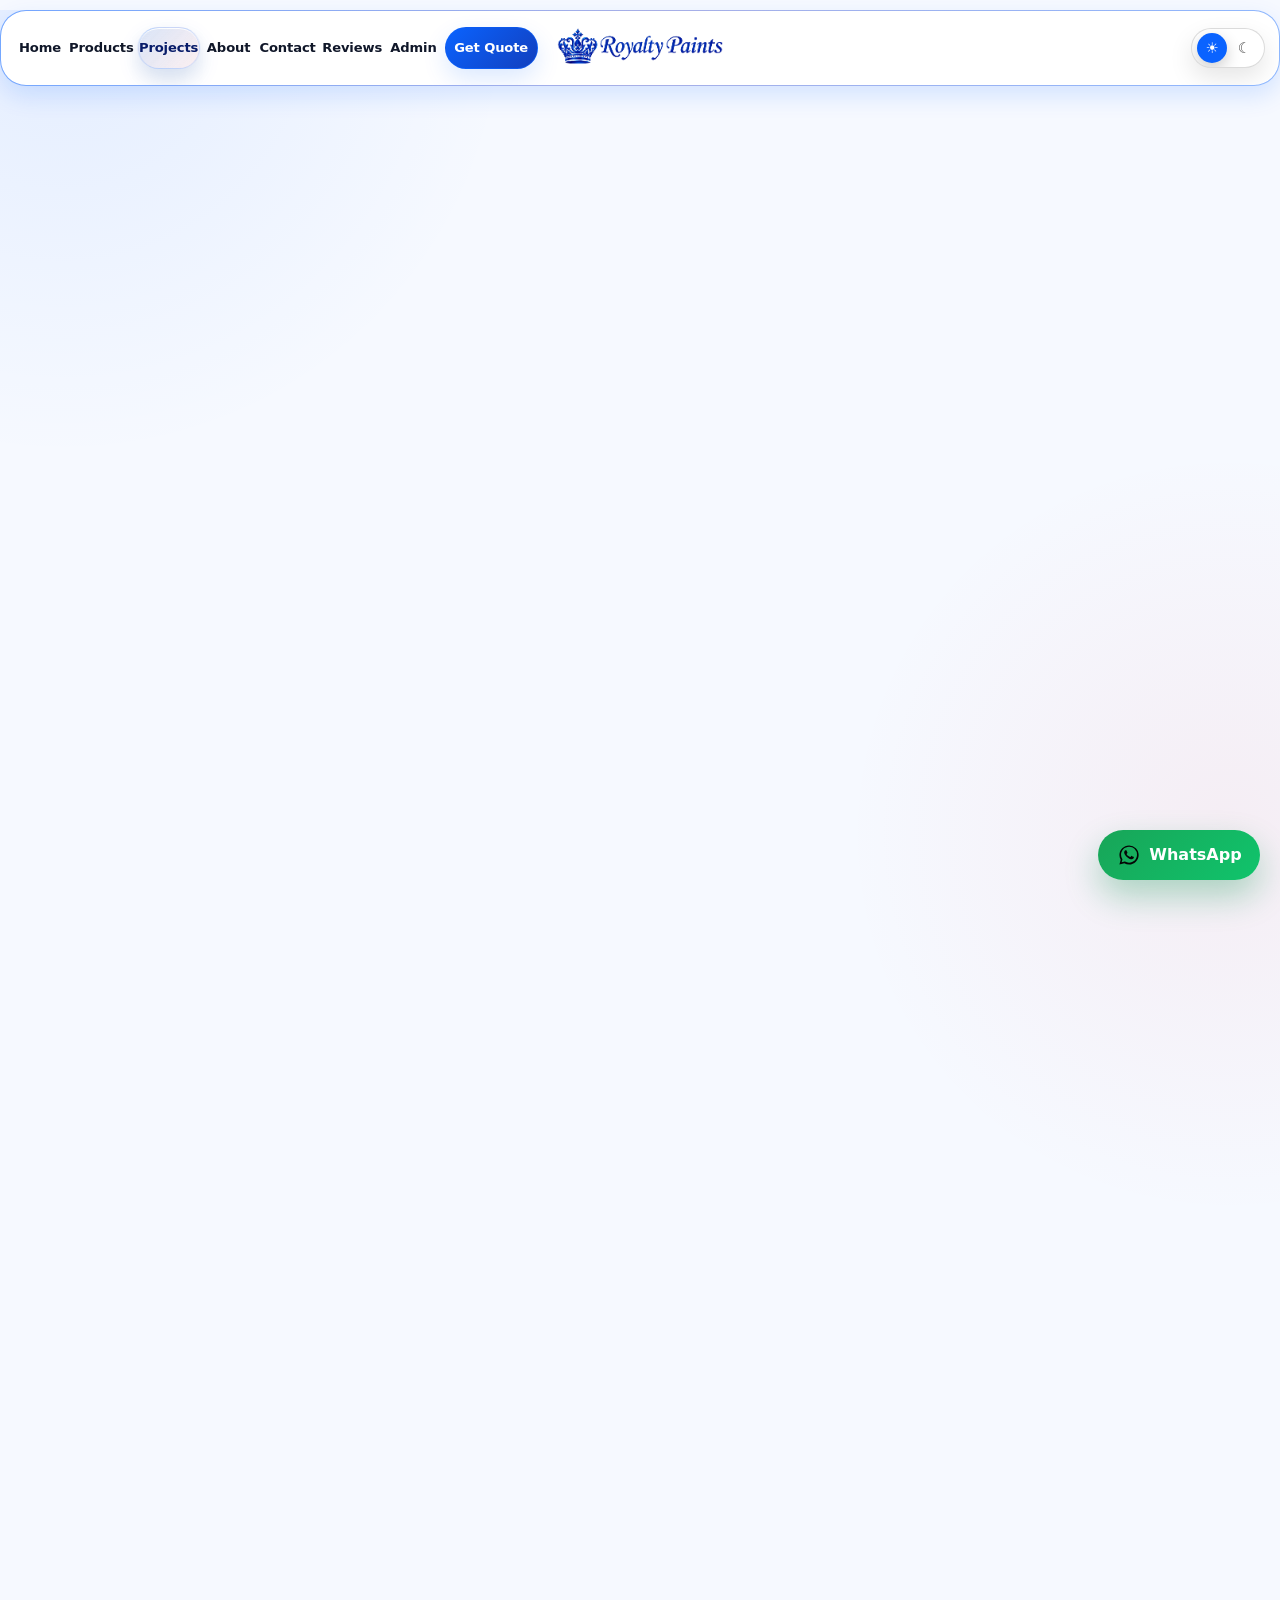
<file: projects.html>
<!doctype html>
<html lang="en" data-theme="light">
<head>
  <meta charset="utf-8">
  <meta name="viewport" content="width=device-width, initial-scale=1">
  <meta name="description" content="View Royalty Paints before and after painting projects, exterior finishing, satin interiors, textcoat samples and admin-uploaded project photos.">
  <meta name="theme-color" content="#071b69">
  <script>
    (() => {
      try {
        const storedTheme = localStorage.getItem("royaltyTheme");
        const theme = storedTheme === "light" || storedTheme === "dark" ? storedTheme : "light";
        document.documentElement.setAttribute("data-theme", theme);
      } catch (error) {
        document.documentElement.setAttribute("data-theme", "light");
      }
    })();
  </script>
  <title>Projects & Before/After Gallery | Royalty Paints</title>
  <link rel="icon" href="assets/img/favicon.png" type="image/png">
  <link rel="stylesheet" href="assets/vendor/bootstrap/bootstrap.min.css">
  <link rel="stylesheet" href="assets/css/styles.css">
  <link rel="expect" href="#rpHero" blocking="render">
</head>
<body>
  <div class="scroll-progress" aria-hidden="true"></div>

  <header class="site-header">
    <nav class="site-nav" aria-label="Main navigation">
      <div class="container header-shell">
        <a class="navbar-brand brand-link" href="index.html" aria-label="Royalty Paints home">
          <span class="logo-swap">
            <img class="theme-logo logo-for-light" src="assets/img/logo.png" alt="Royalty Paints logo">
            <img class="theme-logo logo-for-dark" src="assets/img/logo-dark.png" alt="Royalty Paints logo">
          </span>
        </a>
        <input class="nav-toggle" type="checkbox" id="navToggle" aria-label="Open navigation menu">
        <label class="menu-button" for="navToggle" aria-label="Open navigation menu">
          <span></span>
          <span></span>
          <span></span>
        </label>
        <div class="site-menu">
          <a class="nav-link" href="index.html">Home</a>
          <a class="nav-link" href="products.html">Products</a>
          <a class="nav-link" href="projects.html">Projects</a>
          <a class="nav-link" href="about.html">About</a>
          <a class="nav-link" href="contact.html">Contact</a>
          <a class="nav-link" href="index.html#reviews">Reviews</a>
          <a class="nav-link" href="admin.html">Admin</a>
          <a class="btn btn-royal nav-cta px-4 py-2" href="https://wa.me/2347035109011?text=Hello%20Royalty%20Paints,%20I%20need%20a%20paint%20quotation" target="_blank" rel="noopener">Get Quote</a>
        </div>
        <input class="theme-mode-checkbox header-theme-checkbox" type="checkbox" id="themeToggle" data-theme-toggle aria-label="Switch to dark mode">
        <label class="theme-toggle-button header-theme-toggle" for="themeToggle" aria-label="Switch to dark mode">
          <span class="theme-toggle-icon theme-toggle-sun" aria-hidden="true">☀</span>
          <span class="theme-toggle-icon theme-toggle-moon" aria-hidden="true">☾</span>
        </label>
        <script>
          (() => {
            const box = document.getElementById("themeToggle");
            if (box) box.checked = document.documentElement.getAttribute("data-theme") !== "dark";
          })();
        </script>
        <label class="menu-backdrop" for="navToggle" aria-hidden="true"></label>
      </div>
    </nav>
  </header>

  <main>
    <section id="rpHero" class="page-hero">
      <div class="container">
        <div class="row align-items-center g-5">
          <div class="col-lg-7 reveal">
            <div class="breadcrumb-soft"><a href="index.html">Home</a><span>›</span><span>Projects</span></div>
            <h1 class="page-title">Before & after project gallery.</h1>
            <p class="section-copy max-720">Show clients the difference Royalty Paints can make. This page includes sample generated projects and a dynamic section for your admin-uploaded before/after photos.</p>
            <div class="hero-actions">
              <a class="btn btn-royal btn-lg px-4 py-3" href="contact.html">Book Site Inspection</a>
              <a class="btn btn-glass btn-lg px-4 py-3" href="products.html">View Paint Products</a>
            </div>
          </div>
          <div class="col-lg-5 reveal reveal-delay-1">
            <div class="glass-card p-3 lift-card">
              <img class="rounded-4xl" src="assets/img/web/exterior-finish.jpg" alt="Freshly painted exterior project" style="height:430px;width:100%;object-fit:cover;" fetchpriority="high" decoding="sync">
            </div>
          </div>
        </div>
      </div>
    </section>

    <section class="section-padding-sm pt-0" id="projectFilterBar">
      <div class="container">
        <div class="project-filter-compact glass-card">
          <label class="filter-pill" for="projectCategoryFilter">
            <span class="filter-icon">▦</span>
            <select id="projectCategoryFilter" aria-label="Filter projects by category">
              <option value="all">All</option>
              <option value="Residential Interior">Interior</option>
              <option value="Exterior Painting">Exterior</option>
              <option value="Commercial Project">Commercial</option>
              <option value="Wood & Gloss Finish">Wood/Gloss</option>
              <option value="Other Paint Project">Other</option>
            </select>
          </label>
          <label class="filter-pill" for="projectSortSelect">
            <span class="filter-icon">⇅</span>
            <select id="projectSortSelect" aria-label="Sort projects">
              <option value="featured">Featured</option>
              <option value="newest">Newest</option>
              <option value="az">A-Z</option>
              <option value="za">Z-A</option>
            </select>
          </label>
          <button class="filter-reset" id="resetProjectFilters" type="button" aria-label="Reset project filters">↺</button>
        </div>
      </div>
    </section>

    <section class="section-padding-sm" data-default-section>
      <div class="container">
        <div class="text-center max-720 mx-auto mb-5 reveal">
          <span class="section-kicker">Sample Transformations</span>
          <h2 class="section-title display-5">Drag to compare finishes.</h2>
          <p class="section-copy mb-0">Browse project transformations by category and finish type.</p>
        </div>
        <div class="row g-4" data-project-list>
          <div class="col-lg-6 reveal" data-default-project="interior-sample" data-project-item data-category="Residential Interior" data-title="Satin Silk Living Room Finish" data-date="2026-01-01">
            <article class="ba-card glass-card lift-card h-100">
              <div class="ba-slider">
                <img src="assets/img/web/before-interior.jpg" alt="Before living room repaint" class="ba-before">
                <div class="ba-after"><img src="assets/img/web/interior-finish.jpg" alt="After satin living room finish"></div>
                <span class="ba-label after">After</span><span class="ba-label before">Before</span><span class="ba-handle">↔</span>
                <input class="ba-range" type="range" min="5" max="95" value="54" aria-label="Compare living room before and after">
              </div>
              <div class="ba-content"><span class="tag">Residential Interior</span><h3 class="mt-2">Satin Silk Living Room Finish</h3><p>Smooth prep, refined colour selection and premium satin sheen.</p></div>
            </article>
          </div>
          <div class="col-lg-6 reveal reveal-delay-1" data-default-project="exterior-sample" data-project-item data-category="Exterior Painting" data-title="Weather-Ready Exterior Coating" data-date="2026-01-02">
            <article class="ba-card glass-card lift-card h-100">
              <div class="ba-slider">
                <img src="assets/img/web/before-exterior.jpg" alt="Before house exterior repaint" class="ba-before">
                <div class="ba-after"><img src="assets/img/web/exterior-finish.jpg" alt="After exterior repaint"></div>
                <span class="ba-label after">After</span><span class="ba-label before">Before</span><span class="ba-handle">↔</span>
                <input class="ba-range" type="range" min="5" max="95" value="56" aria-label="Compare exterior before and after">
              </div>
              <div class="ba-content"><span class="tag">Exterior Protection</span><h3 class="mt-2">Weather-Ready Exterior Coating</h3><p>Fresh colour, sharper trims and long-lasting surface protection.</p></div>
            </article>
          </div>
        </div>
        <div class="row g-4 mt-1" id="storedProjects" data-project-list></div>
      </div>
    </section>

    <section class="section-padding-sm">
      <div class="container">
        <div class="row align-items-end mb-4 g-3">
          <div class="col-lg-8 reveal">
            <span class="section-kicker">More Project Samples</span>
            <h2 class="section-title display-5">Advertising-ready project cards.</h2>
          </div>
          <div class="col-lg-4 text-lg-end reveal reveal-delay-1"><a class="btn btn-glass" href="products.html">Match with Products</a></div>
        </div>
        <div class="row g-4" data-project-list>
          <div class="col-md-6 col-xl-4 reveal" data-default-project="premium-interior-sample" data-project-item data-category="Residential Interior" data-title="Premium Interior Walls" data-date="2026-01-03">
            <article class="product-card glass-card lift-card">
              <img class="product-thumb" src="assets/img/web/interior-finish.jpg" alt="Interior paint project">
              <h3>Premium Interior Walls</h3>
              <p>Recommended for living rooms, hotels, reception spaces and premium residential projects.</p>
              <div class="product-tags"><span class="tag">Satin</span><span class="tag">Interior</span></div>
            </article>
          </div>
          <div class="col-md-6 col-xl-4 reveal reveal-delay-1" data-default-project="exterior-facade-sample" data-project-item data-category="Exterior Painting" data-title="Exterior Facade Refresh" data-date="2026-01-04">
            <article class="product-card glass-card lift-card">
              <img class="product-thumb" src="assets/img/web/exterior-finish.jpg" alt="Exterior paint project">
              <h3>Exterior Facade Refresh</h3>
              <p>Clean compound presence, stronger weather protection and attractive colour contrast.</p>
              <div class="product-tags"><span class="tag">Exterior</span><span class="tag">Flexcoat</span></div>
            </article>
          </div>
          <div class="col-md-6 col-xl-4 reveal reveal-delay-2" data-default-project="wood-gloss-sample" data-project-item data-category="Wood & Gloss Finish" data-title="Wood & Gloss Details" data-date="2026-01-05">
            <article class="product-card glass-card lift-card">
              <img class="product-thumb" src="assets/img/web/wood-gloss-sample.jpg" alt="Wood gloss finish project">
              <h3>Wood & Gloss Details</h3>
              <p>Doors, rails and trim details finished with a warm refined look and easy-clean surface.</p>
              <div class="product-tags"><span class="tag">Gloss</span><span class="tag">Wood finish</span></div>
            </article>
          </div>
        </div>
      </div>
    </section>

    <section class="section-padding-sm">
      <div class="container">
        <div class="ad-card reveal">
          <div class="row align-items-center g-4">
            <div class="col-lg-8">
              <span class="section-kicker text-white">Have a project site?</span>
              <h2 class="display-5 mb-3">Let Royalty Paints handle supply and finishing.</h2>
              <p class="mb-0">We can inspect, recommend products, prepare surfaces and deliver a clean professional finish.</p>
            </div>
            <div class="col-lg-4 text-lg-end"><a class="btn btn-red btn-lg px-4 py-3" href="contact.html">Start a Project</a></div>
          </div>
        </div>
      </div>
    </section>
  </main>

  <footer class="site-footer">
    <div class="container position-relative">
      <div class="row g-4">
        <div class="col-lg-4 footer-brand"><span class="logo-swap">
            <img class="theme-logo logo-for-light" src="assets/img/logo.png" alt="Royalty Paints logo">
            <img class="theme-logo logo-for-dark" src="assets/img/logo-dark.png" alt="Royalty Paints logo">
          </span><p class="mt-3">Quality paints, professional finishing and smooth project delivery.</p></div>
        <div class="col-6 col-lg-2"><h3 class="footer-title">Pages</h3><a class="footer-link" href="index.html">Home</a><a class="footer-link" href="products.html">Products</a><a class="footer-link" href="projects.html">Projects</a><a class="footer-link" href="about.html">About</a></div>
        <div class="col-6 col-lg-2"><h3 class="footer-title">Actions</h3><a class="footer-link" href="admin.html">Gallery</a><a class="footer-link" href="contact.html">Request Quote</a><a class="footer-link" href="products.html">Product List</a></div>
        <div class="col-lg-4"><h3 class="footer-title">Contact</h3><p class="mb-2"><a class="footer-contact-link" href="https://www.google.com/maps/search/?api=1&amp;query=36%2F38%20Feru%20Road%20Boluwatife%20B%2FStop%20Sango%20Ota%20Ogun%20State" target="_blank" rel="noopener">36/38, Feru Road, Boluwatife B/Stop, Sango Ota, Ogun State.</a></p><p class="mb-2"><a class="footer-contact-link" href="https://www.google.com/maps/search/?api=1&amp;query=1%20Yusuf%20Bisi%20Along%20Community%20Road%20Agodo%20Egbe%20beside%20Bewaji%20Filling%20Station%20Egbe%20Lagos" target="_blank" rel="noopener">1, Yusuf Bisi Along Community Road, Agodo Egbe, beside Bewaji Filling Station, Egbe, Lagos.</a></p><p class="mb-1"><strong>Tel:</strong> <a class="footer-contact-link" href="tel:+2347035109011">07035109011</a>, <a class="footer-contact-link" href="tel:+2348035655584">08035655584</a>, <a class="footer-contact-link" href="tel:+2349030025348">09030025348</a></p><p class="mb-0"><strong>Email:</strong> <a class="footer-contact-link" href="https://mail.google.com/mail/?view=cm&amp;fs=1&amp;to=royaltypaintsnigerialtd%40gmail.com" target="_blank" rel="noopener">royaltypaintsnigerialtd@gmail.com</a></p></div>
      </div>
      <hr class="footer-line"><div class="d-flex flex-column flex-md-row justify-content-between gap-2 small"><span>© <span data-year></span> Royalty Paints. All rights reserved.</span><span>Before/after project gallery.</span></div>
    </div>
  </footer>

  <a class="floating-whatsapp" href="https://wa.me/2347035109011?text=Hello%20Royalty%20Paints,%20I%20want%20to%20paint%20my%20project" target="_blank" rel="noopener"><span class="wa-icon" aria-hidden="true"><svg viewBox="0 0 32 32" fill="currentColor" focusable="false" aria-hidden="true"><path d="M16.04 3.2C8.97 3.2 3.24 8.93 3.24 16c0 2.26.6 4.46 1.73 6.4L3.2 28.8l6.57-1.72a12.74 12.74 0 0 0 6.27 1.63h.01c7.06 0 12.8-5.74 12.8-12.8 0-3.42-1.33-6.64-3.75-9.06a12.72 12.72 0 0 0-9.06-3.65zm0 23.04h-.01a10.6 10.6 0 0 1-5.4-1.48l-.39-.23-4.02 1.05 1.07-3.92-.25-.4a10.6 10.6 0 0 1-1.63-5.66c0-5.87 4.78-10.64 10.65-10.64 2.84 0 5.51 1.11 7.52 3.12a10.57 10.57 0 0 1 3.12 7.53c0 5.87-4.78 10.63-10.66 10.63zm5.84-7.97c-.32-.16-1.89-.93-2.19-1.04-.29-.11-.5-.16-.71.16-.21.32-.82 1.04-1.01 1.25-.18.21-.37.24-.69.08-.32-.16-1.35-.5-2.57-1.59-.95-.85-1.59-1.89-1.78-2.21-.18-.32-.02-.5.14-.66.15-.14.32-.37.48-.56.16-.19.21-.32.32-.53.11-.21.05-.4-.03-.56-.08-.16-.71-1.73-.98-2.36-.26-.62-.52-.54-.71-.55l-.61-.01c-.21 0-.56.08-.85.4-.29.32-1.11 1.09-1.11 2.66s1.14 3.08 1.3 3.29c.16.21 2.24 3.42 5.42 4.8.76.33 1.35.52 1.81.67.76.24 1.45.21 2 .13.61-.09 1.89-.77 2.15-1.52.27-.74.27-1.38.19-1.51-.08-.13-.29-.21-.61-.37z"/></svg></span><span class="wa-label">WhatsApp</span></a>
  <script src="assets/vendor/bootstrap/bootstrap.bundle.min.js"></script>
  <script src="assets/js/main.js"></script>
</body>
</html>
</file>
<file: assets/css/styles.css>
:root {
  --royal-blue: #071b69;
  --royal-blue-2: #123fbd;
  --royal-blue-3: #0a63ff;
  --paint-red: #e33145;
  --cream: #fff8ea;
  --soft-cream: #f7efe2;
  --ink: #101729;
  --muted: #6a7285;
  --line: rgba(7, 27, 105, 0.12);
  --glass: rgba(255, 255, 255, 0.68);
  --glass-strong: rgba(255, 255, 255, 0.86);
  --shadow: 0 24px 70px rgba(7, 27, 105, 0.14);
  --shadow-soft: 0 14px 42px rgba(7, 27, 105, 0.1);
  --radius-lg: 32px;
  --radius-md: 22px;
  --radius-sm: 14px;
  --nav-height: 84px;
  --ease: cubic-bezier(.2,.8,.2,1);
}

* { box-sizing: border-box; }
html { scroll-behavior: smooth; }
body {
  margin: 0;
  font-family: Inter, system-ui, -apple-system, BlinkMacSystemFont, "Segoe UI", Arial, sans-serif;
  color: var(--ink);
  background:
    radial-gradient(circle at top left, rgba(10, 99, 255, .12), transparent 36rem),
    radial-gradient(circle at 85% 12%, rgba(227, 49, 69, .08), transparent 24rem),
    linear-gradient(180deg, #f9fbff 0%, #fffaf1 47%, #f8fbff 100%);
  min-height: 100vh;
  overflow-x: hidden;
}

body::before,
body::after {
  content: "";
  position: fixed;
  width: 38rem;
  height: 38rem;
  border-radius: 999px;
  pointer-events: none;
  z-index: -3;
  filter: blur(42px);
  opacity: .28;
  animation: slowFloat 18s var(--ease) infinite alternate;
}
body::before {
  left: -18rem;
  top: 10rem;
  background: radial-gradient(circle, rgba(18,63,189,.38), rgba(18,63,189,0) 68%);
}
body::after {
  right: -17rem;
  bottom: -10rem;
  background: radial-gradient(circle, rgba(227,49,69,.22), rgba(227,49,69,0) 68%);
  animation-duration: 22s;
}

img { max-width: 100%; display: block; }
a { color: inherit; text-decoration: none; }
a:hover { color: var(--royal-blue-2); }
::selection { background: rgba(18,63,189,.18); }

.section-padding { padding: 96px 0; }
.section-padding-sm { padding: 70px 0; }
.section-kicker {
  display: inline-flex;
  align-items: center;
  gap: .55rem;
  color: var(--paint-red);
  font-weight: 800;
  letter-spacing: .12em;
  text-transform: uppercase;
  font-size: .78rem;
  margin-bottom: 1rem;
}
.section-kicker::before {
  content: "";
  width: 30px;
  height: 2px;
  border-radius: 999px;
  background: currentColor;
}
.section-title {
  color: var(--royal-blue);
  font-weight: 900;
  letter-spacing: -.045em;
  line-height: .98;
}
.section-copy { color: var(--muted); font-size: 1.05rem; line-height: 1.76; }
.text-royal { color: var(--royal-blue); }
.text-red { color: var(--paint-red); }
.bg-royal { background: var(--royal-blue); }
.fw-black { font-weight: 950; }

.site-header {
  position: sticky;
  top: 0;
  z-index: 1030;
  transition: transform .35s var(--ease), background .35s var(--ease), box-shadow .35s var(--ease);
}
.header-shell {
  margin-top: 14px;
  border: 1px solid rgba(255,255,255,.62);
  background: rgba(255,255,255,.72);
  backdrop-filter: blur(18px) saturate(1.25);
  -webkit-backdrop-filter: blur(18px) saturate(1.25);
  box-shadow: 0 10px 32px rgba(7, 27, 105, .08);
  border-radius: 999px;
  min-height: 72px;
  padding: .25rem .45rem;
}
.navbar-brand img { width: 220px; height: auto; }
.nav-link {
  color: rgba(16,23,41,.76);
  font-weight: 750;
  padding: .72rem .95rem !important;
  border-radius: 999px;
  transition: color .25s var(--ease), background .25s var(--ease), transform .25s var(--ease);
}
.nav-link:hover,
.nav-link.active {
  color: var(--royal-blue) !important;
  background: rgba(18,63,189,.08);
  transform: translateY(-1px);
}
.navbar-toggler {
  border: 0;
  box-shadow: none !important;
  background: rgba(18,63,189,.08);
  border-radius: 999px;
  padding: .7rem;
}
.navbar-toggler-icon { width: 1.25rem; height: 1.25rem; }
.nav-cta { margin-left: .25rem; }

.btn {
  --bs-btn-border-radius: 999px;
  font-weight: 850;
  letter-spacing: -.01em;
  position: relative;
  overflow: hidden;
  transition: transform .25s var(--ease), box-shadow .25s var(--ease), border-color .25s var(--ease), background .25s var(--ease);
}
.btn:hover { transform: translateY(-2px); }
.btn:active { transform: translateY(0) scale(.985); }
.btn-royal {
  color: #fff !important;
  background: linear-gradient(135deg, var(--royal-blue), var(--royal-blue-2));
  border: 1px solid rgba(255,255,255,.14);
  box-shadow: 0 16px 36px rgba(18,63,189,.26);
}
.btn-royal:hover { box-shadow: 0 22px 48px rgba(18,63,189,.32); }
.btn-glass {
  background: rgba(255,255,255,.66);
  border: 1px solid rgba(7,27,105,.12);
  color: var(--royal-blue) !important;
  box-shadow: 0 12px 34px rgba(7,27,105,.08);
  backdrop-filter: blur(12px);
}
.btn-red {
  color: #fff !important;
  background: linear-gradient(135deg, #e33145, #fd6f43);
  box-shadow: 0 16px 36px rgba(227,49,69,.22);
  border: 0;
}
.btn-sm-square {
  width: 42px;
  height: 42px;
  display: inline-flex;
  align-items: center;
  justify-content: center;
}
.bubble-ripple {
  position: absolute;
  width: 12px;
  height: 12px;
  border-radius: 999px;
  background: rgba(255,255,255,.48);
  transform: translate(-50%, -50%) scale(0);
  animation: ripple .68s var(--ease) forwards;
  pointer-events: none;
}

.glass-card {
  background: var(--glass);
  border: 1px solid rgba(255,255,255,.68);
  border-top-color: rgba(255,255,255,.9);
  box-shadow: var(--shadow-soft);
  backdrop-filter: blur(18px) saturate(1.18);
  -webkit-backdrop-filter: blur(18px) saturate(1.18);
  border-radius: var(--radius-lg);
}
.glass-card-strong { background: var(--glass-strong); }
.lift-card {
  transition: transform .42s var(--ease), box-shadow .42s var(--ease), border-color .42s var(--ease);
}
.lift-card:hover {
  transform: translateY(-8px);
  box-shadow: var(--shadow);
  border-color: rgba(18,63,189,.16);
}
.soft-border { border: 1px solid var(--line); }

.hero-section {
  position: relative;
  min-height: calc(100vh - var(--nav-height));
  display: flex;
  align-items: center;
  padding: 74px 0 88px;
}
.hero-eyebrow {
  display: inline-flex;
  align-items: center;
  gap: .55rem;
  padding: .55rem .85rem;
  border-radius: 999px;
  color: var(--royal-blue);
  background: rgba(255,255,255,.72);
  border: 1px solid rgba(7,27,105,.1);
  box-shadow: 0 10px 30px rgba(7,27,105,.07);
  font-weight: 850;
  font-size: .9rem;
}
.hero-eyebrow .dot {
  width: 9px;
  height: 9px;
  background: var(--paint-red);
  border-radius: 999px;
  box-shadow: 0 0 0 7px rgba(227,49,69,.1);
}
.hero-title {
  margin: 1.25rem 0 1rem;
  font-weight: 950;
  font-size: clamp(3rem, 7vw, 6.9rem);
  line-height: .88;
  letter-spacing: -.072em;
  color: var(--royal-blue);
}
.hero-title .paint-stroke {
  display: inline-block;
  color: transparent;
  background: linear-gradient(100deg, var(--royal-blue), var(--royal-blue-3) 55%, var(--paint-red));
  -webkit-background-clip: text;
  background-clip: text;
  position: relative;
}
.hero-title .paint-stroke::after {
  content: "";
  position: absolute;
  left: .05em;
  right: .05em;
  bottom: .04em;
  height: .16em;
  z-index: -1;
  border-radius: 999px;
  background: linear-gradient(90deg, rgba(227,49,69,.18), rgba(18,63,189,.12));
  transform: skewX(-8deg);
}
.hero-copy {
  color: rgba(16,23,41,.74);
  font-size: clamp(1.06rem, 1.9vw, 1.28rem);
  line-height: 1.74;
  max-width: 660px;
}
.hero-actions { display: flex; gap: .8rem; flex-wrap: wrap; margin-top: 1.7rem; }
.hero-trust {
  display: flex;
  flex-wrap: wrap;
  gap: .9rem;
  margin-top: 2rem;
}
.trust-pill {
  padding: .8rem 1rem;
  border-radius: 999px;
  background: rgba(255,255,255,.65);
  border: 1px solid rgba(7,27,105,.09);
  color: var(--royal-blue);
  font-weight: 850;
  box-shadow: 0 10px 28px rgba(7,27,105,.07);
}
.hero-visual {
  position: relative;
  min-height: 625px;
}
.hero-card-main {
  position: absolute;
  right: 0;
  top: 22px;
  width: min(430px, 88vw);
  padding: 18px;
  transform: rotate(1.5deg);
}
.hero-product-img {
  height: 510px;
  width: 100%;
  object-fit: contain;
  filter: drop-shadow(0 28px 40px rgba(7,27,105,.22));
}
.hero-slide-card {
  position: absolute;
  left: 0;
  bottom: 18px;
  width: min(450px, 86vw);
  overflow: hidden;
  padding: 10px;
}
.hero-slide-card .carousel-inner,
.hero-slide-card .carousel-item,
.hero-slide-card img { border-radius: 24px; }
.hero-slide-card img { height: 270px; width: 100%; object-fit: cover; }
.hero-slide-caption {
  position: absolute;
  left: 22px;
  right: 22px;
  bottom: 18px;
  color: #fff;
  z-index: 2;
  padding: 1rem;
  border-radius: 18px;
  background: linear-gradient(180deg, rgba(7,27,105,.04), rgba(7,27,105,.72));
}
.hero-slide-caption strong { font-size: 1.02rem; }
.hero-floating-note {
  position: absolute;
  right: 2px;
  bottom: 36px;
  width: 190px;
  padding: 1rem;
  color: var(--royal-blue);
  animation: floatNote 5s var(--ease) infinite alternate;
}
.hero-floating-note b { display: block; font-size: 1.9rem; line-height: 1; }
.liquid-orb {
  position: absolute;
  border-radius: 999px;
  opacity: .75;
  pointer-events: none;
  z-index: -1;
  filter: blur(.2px);
  animation: bubbleFloat 8s var(--ease) infinite alternate;
}
.orb-one { width: 86px; height: 86px; background: rgba(18,63,189,.12); left: 5%; top: 8%; }
.orb-two { width: 120px; height: 120px; background: rgba(227,49,69,.09); right: 18%; bottom: 2%; animation-delay: -2s; }
.orb-three { width: 44px; height: 44px; background: rgba(255,255,255,.65); right: 5%; top: 14%; animation-delay: -4s; }

.stats-strip {
  margin-top: -38px;
  position: relative;
  z-index: 3;
}
.stat-card {
  padding: 1.35rem;
  height: 100%;
  display: flex;
  gap: 1rem;
  align-items: center;
}
.stat-card .icon {
  width: 54px;
  height: 54px;
  border-radius: 18px;
  display: inline-grid;
  place-items: center;
  color: #fff;
  font-weight: 900;
  background: linear-gradient(135deg, var(--royal-blue), var(--royal-blue-3));
  box-shadow: 0 14px 32px rgba(18,63,189,.2);
}
.stat-card h3 { color: var(--royal-blue); font-weight: 950; margin: 0; letter-spacing: -.04em; }
.stat-card p { color: var(--muted); margin: 0; font-weight: 650; }

.product-card {
  padding: 1.1rem;
  height: 100%;
  overflow: hidden;
  position: relative;
}
.product-card::after {
  content: "";
  position: absolute;
  width: 150px;
  height: 150px;
  border-radius: 999px;
  right: -60px;
  top: -60px;
  background: radial-gradient(circle, rgba(18,63,189,.12), transparent 70%);
  transition: transform .5s var(--ease), opacity .5s var(--ease);
}
.product-card:hover::after { transform: scale(1.55); opacity: .8; }
.product-thumb {
  height: 210px;
  width: 100%;
  object-fit: cover;
  border-radius: 24px;
  margin-bottom: 1.1rem;
}
.product-icon {
  width: 54px;
  height: 54px;
  border-radius: 18px;
  background: rgba(18,63,189,.09);
  color: var(--royal-blue);
  display: inline-grid;
  place-items: center;
  font-size: 1.55rem;
  margin-bottom: .9rem;
}
.product-card h3 { color: var(--royal-blue); font-weight: 900; font-size: 1.25rem; }
.product-card p { color: var(--muted); line-height: 1.68; margin-bottom: .5rem; }
.product-tags { display: flex; gap: .45rem; flex-wrap: wrap; margin-top: .85rem; }
.tag {
  padding: .42rem .62rem;
  border-radius: 999px;
  color: var(--royal-blue);
  background: rgba(18,63,189,.08);
  border: 1px solid rgba(18,63,189,.08);
  font-size: .82rem;
  font-weight: 800;
}

.showcase-slider {
  border-radius: var(--radius-lg);
  overflow: hidden;
  box-shadow: var(--shadow);
  border: 1px solid rgba(255,255,255,.7);
}
.showcase-slider .carousel-item img { height: 520px; width: 100%; object-fit: cover; }
.showcase-slider .carousel-caption {
  left: 32px;
  right: 32px;
  bottom: 32px;
  text-align: left;
  background: linear-gradient(135deg, rgba(7,27,105,.72), rgba(7,27,105,.42));
  border: 1px solid rgba(255,255,255,.22);
  backdrop-filter: blur(14px);
  border-radius: 24px;
  padding: 1.25rem;
}
.carousel-control-prev-icon,
.carousel-control-next-icon { filter: drop-shadow(0 4px 12px rgba(0,0,0,.45)); }

.ba-card { padding: 1rem; }
.ba-slider {
  position: relative;
  overflow: hidden;
  border-radius: 26px;
  height: 390px;
  background: #dfe7f8;
  user-select: none;
  box-shadow: inset 0 0 0 1px rgba(255,255,255,.4);
}
.ba-slider img {
  width: 100%;
  height: 100%;
  object-fit: cover;
  pointer-events: none;
}
.ba-after {
  position: absolute;
  inset: 0 auto 0 0;
  width: 55%;
  overflow: hidden;
  border-right: 2px solid rgba(255,255,255,.88);
}
.ba-after img { width: var(--ba-width, 100%); max-width: none; }
.ba-range {
  position: absolute;
  inset: 0;
  width: 100%;
  height: 100%;
  opacity: 0;
  cursor: ew-resize;
  z-index: 4;
}
.ba-handle {
  position: absolute;
  top: 50%;
  left: 55%;
  z-index: 3;
  width: 54px;
  height: 54px;
  border-radius: 999px;
  display: grid;
  place-items: center;
  color: var(--royal-blue);
  background: rgba(255,255,255,.9);
  box-shadow: 0 15px 40px rgba(7,27,105,.22);
  transform: translate(-50%, -50%);
  font-weight: 950;
}
.ba-label {
  position: absolute;
  top: 16px;
  z-index: 2;
  padding: .42rem .66rem;
  border-radius: 999px;
  background: rgba(255,255,255,.84);
  color: var(--royal-blue);
  font-weight: 900;
  font-size: .8rem;
  box-shadow: 0 10px 25px rgba(7,27,105,.09);
}
.ba-label.before { right: 16px; }
.ba-label.after { left: 16px; }
.ba-content { padding: 1rem .35rem .35rem; }
.ba-content h3 { color: var(--royal-blue); font-weight: 900; font-size: 1.2rem; margin-bottom: .3rem; }
.ba-content p { color: var(--muted); margin: 0; line-height: 1.62; }

.process-card { padding: 1.45rem; height: 100%; position: relative; }
.process-number {
  width: 52px;
  height: 52px;
  border-radius: 18px;
  display: grid;
  place-items: center;
  color: #fff;
  background: linear-gradient(135deg, var(--royal-blue), var(--royal-blue-3));
  font-weight: 950;
  box-shadow: 0 16px 34px rgba(18,63,189,.2);
  margin-bottom: 1.05rem;
}
.process-card h3 { color: var(--royal-blue); font-weight: 900; font-size: 1.22rem; }
.process-card p { color: var(--muted); line-height: 1.68; margin: 0; }

.ad-card {
  position: relative;
  overflow: hidden;
  background: linear-gradient(135deg, var(--royal-blue), #0d2d91 46%, #0a63ff);
  color: #fff;
  border-radius: 38px;
  padding: clamp(2rem, 6vw, 4rem);
  box-shadow: 0 30px 90px rgba(7,27,105,.28);
}
.ad-card::before,
.ad-card::after {
  content: "";
  position: absolute;
  border-radius: 999px;
  background: rgba(255,255,255,.12);
  filter: blur(.2px);
}
.ad-card::before { width: 260px; height: 260px; right: -90px; top: -100px; }
.ad-card::after { width: 180px; height: 180px; left: 35%; bottom: -90px; background: rgba(227,49,69,.18); }
.ad-card > * { position: relative; z-index: 1; }
.ad-card h2 { font-weight: 950; letter-spacing: -.045em; line-height: 1; }
.ad-card p { color: rgba(255,255,255,.78); font-size: 1.08rem; line-height: 1.75; }

.page-hero {
  padding: 86px 0 70px;
  position: relative;
}
.breadcrumb-soft {
  display: inline-flex;
  gap: .6rem;
  align-items: center;
  flex-wrap: wrap;
  padding: .55rem .85rem;
  background: rgba(255,255,255,.7);
  border: 1px solid rgba(7,27,105,.1);
  border-radius: 999px;
  font-size: .92rem;
  color: var(--muted);
  font-weight: 750;
}
.page-title {
  color: var(--royal-blue);
  font-weight: 950;
  letter-spacing: -.06em;
  font-size: clamp(2.7rem, 7vw, 5.7rem);
  line-height: .95;
  margin: 1.1rem 0 .75rem;
}

.about-photo {
  border-radius: 34px;
  overflow: hidden;
  box-shadow: var(--shadow);
  transform: rotate(-1deg);
}
.about-photo img { height: 520px; width: 100%; object-fit: cover; }
.value-card { padding: 1.35rem; height: 100%; }
.value-card h3 { color: var(--royal-blue); font-weight: 900; font-size: 1.2rem; }
.value-card p { color: var(--muted); line-height: 1.65; margin: 0; }

.contact-card { padding: 1.5rem; height: 100%; }
.contact-icon {
  width: 52px;
  height: 52px;
  display: grid;
  place-items: center;
  border-radius: 18px;
  background: rgba(18,63,189,.09);
  color: var(--royal-blue);
  font-size: 1.35rem;
  margin-bottom: 1rem;
}
.form-control,
.form-select {
  border-radius: 18px;
  border: 1px solid rgba(7,27,105,.13);
  padding: .9rem 1rem;
  background: rgba(255,255,255,.72);
  box-shadow: none !important;
}
.form-control:focus,
.form-select:focus {
  border-color: rgba(18,63,189,.5);
  box-shadow: 0 0 0 .25rem rgba(18,63,189,.08) !important;
}
.quote-form { padding: 1.4rem; }

.admin-layout {
  display: grid;
  grid-template-columns: minmax(280px, 430px) 1fr;
  gap: 1.35rem;
  align-items: start;
}
.admin-panel { padding: 1.25rem; }
.admin-note {
  padding: 1rem;
  border-radius: 18px;
  background: rgba(18,63,189,.07);
  color: var(--royal-blue);
  font-weight: 650;
  line-height: 1.58;
}
.admin-list { display: grid; grid-template-columns: repeat(2, minmax(0, 1fr)); gap: 1rem; }
.admin-item { padding: .8rem; border-radius: 24px; background: rgba(255,255,255,.72); border: 1px solid rgba(7,27,105,.09); }
.admin-item img { height: 150px; object-fit: cover; border-radius: 16px; width: 100%; }
.admin-item h4 { color: var(--royal-blue); font-size: 1rem; font-weight: 900; margin: .8rem 0 .2rem; }
.admin-item p { color: var(--muted); margin: 0 0 .65rem; font-size: .9rem; }
.pin-box { max-width: 520px; margin: 0 auto; padding: 1.4rem; }
.file-drop {
  border: 1.5px dashed rgba(18,63,189,.24);
  background: rgba(255,255,255,.56);
  border-radius: 22px;
  padding: 1rem;
}

.site-footer {
  background: linear-gradient(180deg, rgba(7,27,105,.98), #051247);
  color: rgba(255,255,255,.76);
  padding: 68px 0 26px;
  position: relative;
  overflow: hidden;
}
.site-footer::before {
  content: "";
  position: absolute;
  width: 420px;
  height: 420px;
  border-radius: 999px;
  right: -160px;
  top: -160px;
  background: rgba(255,255,255,.08);
}
.footer-brand img { width: 250px; filter: brightness(0) invert(1); opacity: .95; }
.footer-title { color: #fff; font-weight: 900; font-size: 1.05rem; margin-bottom: 1rem; }
.footer-link { display: block; color: rgba(255,255,255,.72); padding: .25rem 0; transition: color .2s var(--ease), transform .2s var(--ease); }
.footer-link:hover { color: #fff; transform: translateX(3px); }
.footer-line { border-color: rgba(255,255,255,.12); margin: 2rem 0 1.2rem; }
.social-link {
  width: 42px;
  height: 42px;
  display: inline-grid;
  place-items: center;
  border-radius: 999px;
  background: rgba(255,255,255,.08);
  color: #fff;
  margin-right: .4rem;
  transition: transform .25s var(--ease), background .25s var(--ease);
}
.social-link:hover { transform: translateY(-3px); background: rgba(255,255,255,.16); color: #fff; }

.floating-whatsapp {
  position: fixed;
  right: 20px;
  bottom: 20px;
  z-index: 1040;
  display: inline-flex;
  align-items: center;
  gap: .6rem;
  padding: .85rem 1rem;
  border-radius: 999px;
  background: #18a558;
  color: #fff !important;
  font-weight: 900;
  box-shadow: 0 18px 42px rgba(24,165,88,.26);
  transition: transform .25s var(--ease);
}
.floating-whatsapp:hover { transform: translateY(-4px); }
.scroll-progress {
  position: fixed;
  top: 0;
  left: 0;
  height: 3px;
  width: 0;
  z-index: 2000;
  background: linear-gradient(90deg, var(--paint-red), var(--royal-blue-3));
  box-shadow: 0 0 18px rgba(10,99,255,.3);
}

.reveal {
  opacity: 0;
  transform: translateY(22px);
  transition: opacity .72s var(--ease), transform .72s var(--ease);
}
.reveal.is-visible { opacity: 1; transform: translateY(0); }
.reveal-delay-1 { transition-delay: .08s; }
.reveal-delay-2 { transition-delay: .16s; }
.reveal-delay-3 { transition-delay: .24s; }

.rounded-4xl { border-radius: var(--radius-lg); }
.max-720 { max-width: 720px; }
.max-900 { max-width: 900px; }
.list-check { list-style: none; padding: 0; margin: 0; }
.list-check li {
  display: flex;
  gap: .7rem;
  margin-bottom: .78rem;
  color: var(--muted);
  line-height: 1.55;
}
.list-check li::before {
  content: "✓";
  flex: 0 0 24px;
  width: 24px;
  height: 24px;
  border-radius: 999px;
  display: grid;
  place-items: center;
  color: #fff;
  background: var(--royal-blue-2);
  font-size: .8rem;
  font-weight: 950;
}
.table-soft {
  --bs-table-bg: transparent;
  --bs-table-border-color: rgba(7,27,105,.1);
}

@keyframes slowFloat {
  from { transform: translate3d(0,0,0) scale(1); }
  to { transform: translate3d(28px,-22px,0) scale(1.06); }
}
@keyframes floatNote {
  from { transform: translateY(0) rotate(-1deg); }
  to { transform: translateY(-12px) rotate(1deg); }
}
@keyframes bubbleFloat {
  from { transform: translateY(0) translateX(0) scale(1); }
  to { transform: translateY(-18px) translateX(12px) scale(1.05); }
}
@keyframes ripple {
  0% { opacity: .7; transform: translate(-50%, -50%) scale(0); }
  100% { opacity: 0; transform: translate(-50%, -50%) scale(22); }
}

@media (prefers-reduced-motion: reduce) {
  *, *::before, *::after { animation-duration: .001ms !important; animation-iteration-count: 1 !important; transition-duration: .001ms !important; scroll-behavior: auto !important; }
  .reveal { opacity: 1; transform: none; }
}

@media (max-width: 1199.98px) {
  .hero-visual { min-height: 560px; }
  .hero-card-main { right: 3%; width: 380px; }
  .hero-product-img { height: 440px; }
  .hero-slide-card { width: 400px; }
  .admin-layout { grid-template-columns: 1fr; }
}

@media (max-width: 991.98px) {
  .header-shell { border-radius: 28px; }
  .navbar-brand img { width: 190px; }
  .navbar-collapse { padding: .65rem 0 1rem; }
  .nav-cta { margin: .5rem 0 0; width: 100%; }
  .hero-section { padding-top: 42px; }
  .hero-visual { min-height: 620px; margin-top: 2rem; }
  .hero-card-main { left: 50%; right: auto; transform: translateX(-50%) rotate(1deg); top: 0; }
  .hero-slide-card { left: 50%; transform: translateX(-50%); bottom: 0; }
  .hero-floating-note { right: 12%; bottom: 80px; }
  .showcase-slider .carousel-item img { height: 430px; }
  .about-photo img { height: 420px; }
  .admin-list { grid-template-columns: 1fr; }
}

@media (max-width: 767.98px) {
  :root { --nav-height: 76px; }
  .section-padding { padding: 72px 0; }
  .section-padding-sm { padding: 54px 0; }
  .hero-title { font-size: clamp(2.7rem, 15vw, 4.8rem); }
  .hero-actions .btn { width: 100%; justify-content: center; display: inline-flex; }
  .hero-trust { gap: .6rem; }
  .trust-pill { width: 100%; text-align: center; }
  .hero-card-main { width: 320px; }
  .hero-product-img { height: 390px; }
  .hero-slide-card { width: min(94vw, 380px); }
  .hero-slide-card img { height: 238px; }
  .hero-floating-note { display: none; }
  .stats-strip { margin-top: 0; }
  .showcase-slider .carousel-caption { left: 16px; right: 16px; bottom: 16px; }
  .showcase-slider .carousel-item img { height: 380px; }
  .ba-slider { height: 310px; }
  .ad-card { border-radius: 28px; }
  .floating-whatsapp { right: 14px; bottom: 14px; padding: .78rem; }
  .floating-whatsapp span:last-child { display: none; }
  .page-hero { padding: 62px 0 44px; }
}

@media (max-width: 420px) {
  .hero-card-main { width: 285px; }
  .hero-product-img { height: 350px; }
  .ba-slider { height: 270px; }
  .navbar-brand img { width: 168px; }
}

:root {
  --viewport-w: 100vw;
  --viewport-h: 100vh;
  --safe-left: env(safe-area-inset-left, 0px);
  --safe-right: env(safe-area-inset-right, 0px);
  --safe-top: env(safe-area-inset-top, 0px);
  --safe-bottom: env(safe-area-inset-bottom, 0px);
  --page-pad: clamp(14px, 3vw, 46px);
  --content-max: 1760px;
}

@supports (height: 100dvh) {
  :root { --viewport-h: 100dvh; }
}

body {
  min-height: var(--viewport-h);
  overflow-x: clip;
}

.container,
.container-sm,
.container-md,
.container-lg,
.container-xl,
.container-xxl {
  width: 100%;
  max-width: min(100%, var(--content-max)) !important;
  padding-left: max(var(--page-pad), calc(var(--safe-left) + 12px));
  padding-right: max(var(--page-pad), calc(var(--safe-right) + 12px));
}

.header-shell {
  width: 100%;
  margin-top: max(10px, var(--safe-top));
}

.hero-section {
  min-height: calc(var(--viewport-h) - var(--nav-height));
  padding-top: clamp(2.4rem, 7vh, 6.4rem);
  padding-bottom: clamp(3rem, 8vh, 7rem);
}

.hero-visual { min-height: clamp(500px, 55vw, 720px); }
.hero-card-main { width: clamp(310px, 33vw, 500px); }
.hero-product-img { height: clamp(390px, 52vw, 620px); }
.hero-slide-card { width: clamp(320px, 36vw, 520px); }
.hero-slide-card img { height: clamp(220px, 24vw, 320px); }
.showcase-slider .carousel-item img { height: clamp(330px, 42vw, 620px); }
.ba-slider { height: clamp(280px, 35vw, 460px); }
.product-thumb {
  aspect-ratio: 16 / 10;
  height: auto;
  min-height: 190px;
}
.about-photo img { height: clamp(360px, 42vw, 560px); }
.admin-item img { height: clamp(130px, 14vw, 190px); }

@media (min-width: 1600px) {
  :root {
    --content-max: 1880px;
    --page-pad: clamp(34px, 4vw, 78px);
  }
  .hero-title { font-size: clamp(5rem, 6vw, 7.8rem); }
  .hero-copy { max-width: 760px; }
  .section-title.display-5 { font-size: clamp(3rem, 3vw, 4.4rem); }
  .product-card,
  .process-card,
  .contact-card,
  .value-card { padding: clamp(1.25rem, 1.25vw, 2rem); }
  .admin-list { grid-template-columns: repeat(3, minmax(0, 1fr)); }
}

@media (min-width: 2200px) {
  :root { --content-max: 2140px; }
  .section-padding { padding-top: 120px; padding-bottom: 120px; }
  .section-padding-sm { padding-top: 88px; padding-bottom: 88px; }
}

@media (min-width: 768px) and (max-width: 1180px) and (orientation: portrait) {
  .hero-section .row > .col-lg-6 {
    flex: 0 0 100%;
    width: 100%;
    max-width: 100%;
  }
  .hero-visual {
    max-width: 780px;
    margin-left: auto;
    margin-right: auto;
  }
  .hero-card-main {
    left: 50%;
    right: auto;
    transform: translateX(-50%) rotate(1deg);
  }
  .hero-slide-card {
    left: 50%;
    transform: translateX(-50%);
  }
}

@media (max-width: 575.98px) {
  :root { --page-pad: 14px; }
  .header-shell {
    border-radius: 24px;
    padding-left: .2rem;
    padding-right: .2rem;
  }
  .navbar-brand img { width: min(62vw, 170px); }
  .hero-section { padding-top: 2rem; padding-bottom: 3.2rem; }
  .hero-title { font-size: clamp(2.45rem, 14.6vw, 4.4rem); }
  .hero-copy { font-size: 1rem; line-height: 1.64; }
  .hero-visual { min-height: 560px; }
  .hero-card-main { width: min(78vw, 310px); }
  .hero-product-img { height: min(92vw, 360px); }
  .hero-slide-card { width: calc(100vw - (var(--page-pad) * 2)); }
  .showcase-slider .carousel-caption {
    max-height: 48%;
    overflow: auto;
  }
  .ba-card { padding: .7rem; }
  .ba-slider { height: clamp(230px, 68vw, 320px); }
  .admin-panel { padding: 1rem; }
  .admin-list { grid-template-columns: 1fr; }
}

@media (max-width: 360px) {
  :root { --page-pad: 10px; }
  .hero-title { font-size: clamp(2.15rem, 14vw, 3.4rem); }
  .section-title { letter-spacing: -.035em; }
  .hero-card-main { width: min(82vw, 270px); }
  .hero-product-img { height: 320px; }
  .hero-slide-card img { height: 210px; }
  .trust-pill { font-size: .88rem; padding: .65rem .75rem; }
}

@media (orientation: landscape) and (max-height: 560px) {
  .site-header { position: relative; }
  .header-shell {
    min-height: 58px;
    margin-top: 8px;
  }
  .navbar-brand img { width: 170px; }
  .nav-link {
    padding: .45rem .65rem !important;
    font-size: .92rem;
  }
  .nav-cta { padding: .55rem .9rem !important; }

  .hero-section {
    min-height: auto;
    padding-top: 24px;
    padding-bottom: 42px;
  }
  .hero-section .row { --bs-gutter-y: 1rem; }
  .hero-eyebrow { padding: .42rem .65rem; font-size: .78rem; }
  .hero-title {
    font-size: clamp(2.35rem, 7.4vw, 4.6rem);
    line-height: .9;
    margin-top: .7rem;
    margin-bottom: .7rem;
  }
  .hero-copy {
    font-size: .98rem;
    line-height: 1.48;
    max-width: none;
  }
  .hero-actions {
    margin-top: 1rem;
    gap: .6rem;
  }
  .hero-actions .btn {
    width: auto;
    display: inline-flex;
    justify-content: center;
    padding: .75rem 1rem !important;
    font-size: .96rem;
  }
  .hero-trust {
    margin-top: .9rem;
    gap: .45rem;
  }
  .trust-pill {
    width: auto;
    padding: .5rem .65rem;
    font-size: .8rem;
  }
  .hero-visual {
    min-height: min(72vh, 390px);
    margin-top: 0;
  }
  .hero-card-main {
    width: min(32vw, 270px);
    top: 0;
    right: 2%;
    left: auto;
    transform: rotate(1deg);
  }
  .hero-product-img { height: min(66vh, 310px); }
  .hero-slide-card {
    width: min(50vw, 420px);
    left: 0;
    bottom: 0;
    transform: none;
  }
  .hero-slide-card img { height: min(52vh, 230px); }
  .hero-slide-caption {
    padding: .65rem;
    left: 14px;
    right: 14px;
    bottom: 12px;
  }
  .hero-floating-note { display: none; }

  .section-padding { padding-top: 52px; padding-bottom: 52px; }
  .section-padding-sm { padding-top: 40px; padding-bottom: 40px; }
  .page-hero { padding-top: 36px; padding-bottom: 36px; }
  .page-title { font-size: clamp(2.2rem, 7vw, 4rem); }
  .showcase-slider .carousel-item img { height: min(78vh, 360px); }
  .ba-slider { height: min(70vh, 330px); }
  .about-photo img { height: min(75vh, 360px); }
  .floating-whatsapp {
    padding: .65rem .85rem;
    bottom: max(12px, var(--safe-bottom));
    right: max(12px, var(--safe-right));
  }
}

@media (orientation: landscape) and (max-height: 560px) and (min-width: 650px) and (max-width: 991.98px) {
  .hero-section .row > [class*="col-"] {
    flex: 0 0 auto;
    width: 50%;
    max-width: 50%;
  }
  .page-hero .row > [class*="col-"]:first-child {
    flex: 0 0 auto;
    width: 58.333333%;
    max-width: 58.333333%;
  }
  .page-hero .row > [class*="col-"]:last-child {
    flex: 0 0 auto;
    width: 41.666667%;
    max-width: 41.666667%;
  }
}

@media (min-width: 992px) and (max-height: 720px) {
  .hero-section {
    min-height: auto;
    padding-top: 42px;
    padding-bottom: 60px;
  }
  .hero-visual { min-height: 520px; }
  .hero-product-img { height: 440px; }
  .hero-slide-card img { height: 240px; }
  .section-padding { padding-top: 76px; padding-bottom: 76px; }
}

.site-footer { padding-bottom: max(26px, calc(var(--safe-bottom) + 18px)); }
.floating-whatsapp {
  bottom: max(20px, calc(var(--safe-bottom) + 12px));
  right: max(20px, calc(var(--safe-right) + 12px));
}

.hero-card-main {
  width: clamp(340px, 39vw, 590px);
  max-width: calc(100vw - (var(--page-pad) * 2));
}
.hero-product-img {
  height: clamp(245px, 29vw, 385px);
  object-fit: contain;
  padding: clamp(.25rem, 1vw, .7rem);
}
.hero-visual { min-height: clamp(500px, 49vw, 660px); }

.product-card .product-thumb {
  background: linear-gradient(135deg, #eef4ff, #fff8ea);
  object-fit: cover;
  object-position: center;
}

.review-shell { overflow: hidden; position: relative; }
.review-shell::before {
  content: "";
  position: absolute;
  width: 260px;
  height: 260px;
  border-radius: 999px;
  right: -90px;
  top: -110px;
  background: radial-gradient(circle, rgba(18,63,189,.12), transparent 70%);
  pointer-events: none;
}
.rating-input {
  display: inline-flex;
  flex-direction: row-reverse;
  justify-content: flex-end;
  gap: .15rem;
}
.rating-input input {
  position: absolute;
  opacity: 0;
  pointer-events: none;
}
.rating-input label {
  font-size: 2.1rem;
  line-height: 1;
  color: #cbd3e5;
  cursor: pointer;
  transition: color .2s var(--ease), transform .2s var(--ease), filter .2s var(--ease);
}
.rating-input input:checked ~ label,
.rating-input label:hover,
.rating-input label:hover ~ label {
  color: #f7b500;
  transform: translateY(-2px);
  filter: drop-shadow(0 8px 14px rgba(247,181,0,.22));
}
.review-card {
  padding: 1.2rem;
  height: 100%;
  position: relative;
}
.review-stars {
  letter-spacing: .05em;
  color: #f7b500;
  font-size: 1.05rem;
  filter: drop-shadow(0 6px 12px rgba(247,181,0,.14));
}
.review-card blockquote {
  color: var(--muted);
  line-height: 1.7;
  margin: .8rem 0 1rem;
}
.review-person {
  color: var(--royal-blue);
  font-weight: 900;
  margin-bottom: .12rem;
}
.review-meta {
  color: var(--muted);
  font-size: .88rem;
  font-weight: 650;
}
.review-summary-pill {
  display: inline-flex;
  align-items: center;
  gap: .45rem;
  padding: .6rem .8rem;
  border-radius: 999px;
  background: rgba(255,255,255,.72);
  border: 1px solid rgba(7,27,105,.1);
  color: var(--royal-blue);
  font-weight: 900;
}

@media (max-width: 575.98px) {
  .hero-card-main { width: min(94vw, 370px); }
  .hero-product-img { height: min(62vw, 255px); }
  .hero-visual { min-height: 520px; }
  .rating-input label { font-size: 1.9rem; }
}

@media (orientation: landscape) and (max-height: 560px) {
  .hero-card-main { width: min(39vw, 330px); }
  .hero-product-img { height: min(44vh, 205px); }
  .hero-visual { min-height: min(72vh, 380px); }
}

.royalty-loader {
  position: fixed;
  inset: 0;
  z-index: 4000;
  display: grid;
  place-items: center;
  padding: max(18px, var(--safe-top)) max(18px, var(--safe-right)) max(18px, var(--safe-bottom)) max(18px, var(--safe-left));
  background:
    radial-gradient(circle at 22% 18%, rgba(18,63,189,.24), transparent 34rem),
    radial-gradient(circle at 78% 24%, rgba(227,49,69,.16), transparent 26rem),
    linear-gradient(135deg, #f8fbff 0%, #fff8ea 100%);
  transition: opacity .55s var(--ease), visibility .55s var(--ease), transform .55s var(--ease);
}
.royalty-loader.is-hidden {
  opacity: 0;
  visibility: hidden;
  transform: scale(1.018);
  pointer-events: none;
}
.loader-stage {
  width: min(520px, calc(100vw - 32px));
  padding: clamp(1.3rem, 5vw, 2.3rem);
  border-radius: 34px;
  text-align: center;
  background: rgba(255,255,255,.68);
  border: 1px solid rgba(255,255,255,.78);
  box-shadow: 0 30px 95px rgba(7,27,105,.16);
  backdrop-filter: blur(22px) saturate(1.25);
  -webkit-backdrop-filter: blur(22px) saturate(1.25);
  position: relative;
  overflow: hidden;
}
.loader-stage::before {
  content: "";
  position: absolute;
  inset: -2px;
  border-radius: inherit;
  background: conic-gradient(from 180deg, rgba(227,49,69,.0), rgba(227,49,69,.32), rgba(18,63,189,.42), rgba(255,255,255,.0));
  opacity: .7;
  filter: blur(18px);
  animation: loaderSpin 3.4s linear infinite;
}
.loader-stage > * { position: relative; z-index: 1; }
.crown-loader {
  position: relative;
  width: 146px;
  height: 146px;
  margin: 0 auto 1rem;
  display: grid;
  place-items: center;
}
.paint-ring {
  position: absolute;
  inset: 0;
  border-radius: 999px;
  background: conic-gradient(from 20deg, var(--paint-red), #ffb347, var(--royal-blue-3), var(--royal-blue), var(--paint-red));
  animation: loaderSpin 1.6s linear infinite;
  box-shadow: 0 18px 45px rgba(18,63,189,.2);
}
.paint-ring::after {
  content: "";
  position: absolute;
  inset: 13px;
  border-radius: 999px;
  background: rgba(255,255,255,.86);
  backdrop-filter: blur(10px);
}
.crown-loader svg {
  width: 86px;
  height: 86px;
  z-index: 2;
  filter: drop-shadow(0 14px 24px rgba(7,27,105,.25));
  animation: crownFloat 1.75s var(--ease) infinite alternate;
}
.crown-loader .paint-drop {
  position: absolute;
  width: 13px;
  height: 18px;
  border-radius: 999px 999px 999px 4px;
  transform: rotate(45deg);
  background: var(--paint-red);
  z-index: 3;
  animation: dropPulse 1.4s var(--ease) infinite;
}
.crown-loader .drop-one { top: 14px; right: 32px; }
.crown-loader .drop-two { bottom: 18px; left: 30px; background: var(--royal-blue-3); animation-delay: -.45s; }
.crown-loader .drop-three { right: 11px; bottom: 48px; background: #ffb347; animation-delay: -.85s; }
.loader-brand {
  color: var(--royal-blue);
  font-family: Georgia, 'Times New Roman', serif;
  font-size: clamp(2rem, 7vw, 3.2rem);
  font-style: italic;
  line-height: 1;
  font-weight: 700;
  letter-spacing: -.04em;
}
.loader-text {
  color: var(--muted);
  font-weight: 750;
  margin-top: .5rem;
  margin-bottom: 1.2rem;
}
.skeleton-grid {
  display: grid;
  grid-template-columns: 1fr 1fr;
  gap: .75rem;
  margin-top: 1rem;
}
.skeleton-card {
  height: 76px;
  border-radius: 18px;
  overflow: hidden;
  background: rgba(18,63,189,.07);
  border: 1px solid rgba(7,27,105,.08);
  position: relative;
}
.skeleton-card::before,
.skeleton-line::before {
  content: "";
  position: absolute;
  inset: 0;
  transform: translateX(-100%);
  background: linear-gradient(90deg, transparent, rgba(255,255,255,.75), transparent);
  animation: skeletonSweep 1.25s ease-in-out infinite;
}
.skeleton-line {
  position: relative;
  height: 12px;
  border-radius: 999px;
  overflow: hidden;
  background: rgba(18,63,189,.08);
  margin: .85rem auto 0;
  width: min(320px, 75%);
}
.skeleton-line.line-short { width: min(220px, 55%); animation-delay: .15s; }
.site-header {
  will-change: transform;
}
.site-header.is-hidden {
  transform: translateY(calc(-100% - 18px));
}
.site-header.is-scrolled .header-shell {
  margin-top: max(6px, var(--safe-top));
  background: rgba(255,255,255,.84);
  box-shadow: 0 16px 44px rgba(7,27,105,.12);
}
@media (max-width: 991.98px) {
  .navbar-collapse {
    max-height: min(72vh, 520px);
    overflow-y: auto;
    overscroll-behavior: contain;
    scrollbar-width: thin;
  }
}
@keyframes loaderSpin { to { transform: rotate(360deg); } }
@keyframes crownFloat {
  from { transform: translateY(4px) scale(.98); }
  to { transform: translateY(-7px) scale(1.04); }
}
@keyframes dropPulse {
  0%, 100% { transform: rotate(45deg) scale(.8); opacity: .45; }
  45% { transform: rotate(45deg) scale(1.14); opacity: 1; }
}
@keyframes skeletonSweep { to { transform: translateX(100%); } }

.admin-toolbar {
  display: flex;
  flex-wrap: wrap;
  gap: .55rem;
  align-items: center;
}
.admin-select-all {
  display: inline-flex;
  align-items: center;
  gap: .45rem;
  color: var(--royal-blue);
  font-weight: 850;
  padding: .55rem .8rem;
  border-radius: 999px;
  background: rgba(18,63,189,.07);
  border: 1px solid rgba(18,63,189,.1);
  user-select: none;
}
.admin-select-all input,
.admin-check input {
  accent-color: var(--royal-blue-2);
}
.admin-item {
  position: relative;
}
.admin-item.is-selected {
  outline: 2px solid rgba(18,63,189,.42);
  box-shadow: 0 16px 42px rgba(18,63,189,.13);
}
.admin-item.is-hidden-default {
  opacity: .58;
  filter: saturate(.65);
}
.admin-check {
  display: flex;
  align-items: center;
  gap: .45rem;
  color: var(--royal-blue);
  font-weight: 900;
  margin-bottom: .7rem;
}
.admin-order-badge {
  display: inline-flex;
  align-items: center;
  justify-content: center;
  min-width: 34px;
  height: 34px;
  padding: 0 .55rem;
  border-radius: 999px;
  background: rgba(18,63,189,.09);
  color: var(--royal-blue);
  font-weight: 950;
  margin-right: .35rem;
}
.default-manager {
  margin-bottom: 1.2rem;
}
.default-manager .admin-list {
  grid-template-columns: repeat(2, minmax(0, 1fr));
}
.default-status {
  display: inline-flex;
  padding: .35rem .55rem;
  border-radius: 999px;
  font-size: .78rem;
  font-weight: 900;
  color: var(--royal-blue);
  background: rgba(18,63,189,.08);
}
.default-status.hidden {
  color: #8a2a16;
  background: rgba(227,49,69,.1);
}
@media (max-width: 767.98px) {
  .skeleton-grid { grid-template-columns: 1fr; }
  .default-manager .admin-list { grid-template-columns: 1fr; }
  .admin-toolbar .btn,
  .admin-select-all { width: 100%; justify-content: center; }
}

.royalty-loader {
  background: #f6f8fc !important;
}
.loader-stage {
  background: #ffffff !important;
  border: 1px solid #e4eaf5 !important;
  box-shadow: 0 24px 70px rgba(7, 27, 105, .12) !important;
}
.loader-stage::before { display: none !important; }
.logo-loader {
  width: min(330px, 76vw);
  margin: 0 auto .85rem;
  display: grid;
  place-items: center;
}
.loader-logo {
  width: min(300px, 72vw);
  height: auto;
  transform-origin: center;
  animation: logoZoomPulse 1.45s var(--ease) infinite;
  filter: drop-shadow(0 18px 26px rgba(7,27,105,.16));
}
.loader-text {
  color: #667085 !important;
  font-weight: 800;
  letter-spacing: .01em;
  margin-top: .35rem;
  margin-bottom: 1.15rem;
}
.skeleton-stack {
  display: grid;
  gap: .7rem;
  width: min(340px, 82vw);
  margin: 0 auto;
}
.skeleton-card,
.skeleton-line {
  background: #edf1f7 !important;
  border: 1px solid #e2e8f2 !important;
  box-shadow: none !important;
}
.skeleton-card {
  height: 64px;
  border-radius: 16px;
}
.skeleton-line {
  height: 12px;
  margin: 0 !important;
  width: 100% !important;
}
.skeleton-line.line-short { width: 68% !important; }
.skeleton-card::before,
.skeleton-line::before {
  background: linear-gradient(90deg, transparent, rgba(255,255,255,.92), transparent) !important;
}
@keyframes logoZoomPulse {
  0%, 100% { transform: scale(.94); opacity: .92; }
  50% { transform: scale(1.055); opacity: 1; }
}

.royalty-loader {
  background: #f7f9fd !important;
  display: block !important;
  padding: clamp(12px, 2vw, 28px) !important;
  overflow: hidden;
}
.next-page-skeleton {
  width: min(1480px, 100%);
  margin: 0 auto;
  min-height: calc(100vh - clamp(24px, 4vw, 56px));
  display: grid;
  grid-template-rows: auto 1fr auto;
  gap: clamp(18px, 3vw, 34px);
}
.sk-nav,
.sk-hero,
.sk-card-row span,
.sk-image,
.sk-float-card,
.sk-pill,
.sk-title,
.sk-line,
.sk-buttons span,
.sk-brand,
.sk-menu,
.sk-cta {
  position: relative;
  overflow: hidden;
  background: #e9eef7;
}
.sk-nav,
.sk-hero,
.sk-card-row span {
  border: 1px solid #e1e7f1;
  box-shadow: 0 18px 48px rgba(7,27,105,.07);
}
.sk-nav {
  height: clamp(64px, 8vh, 86px);
  border-radius: 999px;
  display: flex;
  align-items: center;
  gap: clamp(10px, 1.4vw, 20px);
  padding: 0 clamp(16px, 2vw, 30px);
  background: #ffffff;
}
.sk-brand { width: clamp(150px, 18vw, 260px); height: 34px; border-radius: 999px; }
.sk-menu { width: clamp(54px, 6vw, 86px); height: 18px; border-radius: 999px; margin-left: auto; }
.sk-menu + .sk-menu { margin-left: 0; }
.sk-menu.short { width: clamp(44px, 5vw, 66px); }
.sk-cta { width: clamp(96px, 10vw, 140px); height: 42px; border-radius: 999px; background: #dfe6f2; }
.sk-hero {
  border-radius: clamp(28px, 4vw, 46px);
  background: #ffffff;
  padding: clamp(24px, 5vw, 72px);
  display: grid;
  grid-template-columns: minmax(0, 1fr) minmax(280px, .86fr);
  gap: clamp(24px, 5vw, 70px);
  align-items: center;
}
.sk-copy { display: grid; gap: clamp(12px, 2vw, 20px); align-content: center; }
.sk-pill { width: min(280px, 70%); height: 34px; border-radius: 999px; }
.sk-title { display: block; height: clamp(38px, 6vw, 76px); border-radius: 18px; background: #dfe6f2; }
.sk-title.wide { width: 92%; }
.sk-title:not(.wide) { width: 72%; }
.sk-line { display: block; height: 18px; border-radius: 999px; width: 88%; }
.sk-line.medium { width: 66%; }
.sk-buttons { display: flex; gap: 12px; margin-top: 8px; }
.sk-buttons span { width: 150px; height: 48px; border-radius: 999px; }
.sk-visual { position: relative; min-height: clamp(280px, 35vw, 500px); }
.sk-image {
  position: absolute;
  inset: 0 0 10% 10%;
  border-radius: clamp(24px, 4vw, 38px);
  background: #e4eaf4;
}
.sk-float-card {
  position: absolute;
  left: 0;
  bottom: 0;
  width: 58%;
  height: 34%;
  border-radius: 28px;
  background: #edf1f7;
  box-shadow: 0 18px 40px rgba(7,27,105,.08);
}
.sk-card-row {
  display: grid;
  grid-template-columns: repeat(3, 1fr);
  gap: clamp(12px, 2vw, 24px);
}
.sk-card-row span {
  height: clamp(90px, 12vh, 140px);
  border-radius: 28px;
  background: #ffffff;
}
.sk-nav *,
.sk-hero *,
.sk-card-row span {
  --shine: linear-gradient(90deg, transparent, rgba(255,255,255,.82), transparent);
}
.sk-brand::before,
.sk-menu::before,
.sk-cta::before,
.sk-pill::before,
.sk-title::before,
.sk-line::before,
.sk-buttons span::before,
.sk-image::before,
.sk-float-card::before,
.sk-card-row span::before {
  content: "";
  position: absolute;
  inset: 0;
  transform: translateX(-100%);
  background: var(--shine);
  animation: skeletonSweep 1.22s ease-in-out infinite;
}
.product-card .product-thumb[src*="bucket-"] {
  object-fit: contain !important;
  padding: .75rem;
  background: linear-gradient(135deg, #f4f8ff, #fff9ef) !important;
}
@media (max-width: 767.98px) {
  .royalty-loader { padding: 10px !important; }
  .next-page-skeleton { gap: 14px; }
  .sk-nav { border-radius: 28px; justify-content: space-between; }
  .sk-brand { width: 52%; }
  .sk-menu, .sk-cta, .hide-sm { display: none; }
  .sk-nav::after {
    content: "";
    width: 44px;
    height: 44px;
    border-radius: 999px;
    background: #e9eef7;
  }
  .sk-hero { grid-template-columns: 1fr; padding: 22px; }
  .sk-title { height: clamp(34px, 12vw, 58px); }
  .sk-buttons { flex-direction: column; }
  .sk-buttons span { width: 100%; }
  .sk-visual { min-height: 260px; }
  .sk-card-row { grid-template-columns: 1fr; }
  .sk-card-row span { height: 84px; }
}

.hero-card-main { padding: 8px !important; width: clamp(390px, 44vw, 680px) !important; }
.hero-product-img {
  width: 100% !important;
  height: auto !important;
  aspect-ratio: 2.12 / 1 !important;
  object-fit: cover !important;
  padding: 0 !important;
  border-radius: 24px !important;
  background: #f7f9ff !important;
}
.product-card .product-thumb[src*="bucket-"] {
  object-fit: cover !important;
  padding: 0 !important;
  background: #f7f9ff !important;
}
@media (max-width: 575.98px) {
  .hero-card-main { width: min(94vw, 410px) !important; }
  .hero-product-img { aspect-ratio: 2.05 / 1 !important; }
}

.royalty-loader {
  background: #f7f9fd !important;
  display: block !important;
  padding: clamp(12px, 2vw, 28px) !important;
}
.page-skeleton {
  width: min(1480px, 100%);
  min-height: calc(100vh - clamp(24px, 4vw, 56px));
  margin: 0 auto;
  display: grid;
  grid-template-rows: auto 1fr auto;
  gap: clamp(14px, 2.4vw, 28px);
}
.ps-header,
.ps-hero,
.ps-cards > span {
  background: #fff;
  border: 1px solid #e3e9f3;
  box-shadow: 0 16px 48px rgba(7,27,105,.07);
}
.ps-header {
  height: clamp(64px, 8vh, 86px);
  border-radius: 28px;
  display: flex;
  align-items: center;
  gap: clamp(10px, 1.4vw, 18px);
  padding: 0 clamp(14px, 2vw, 28px);
}
.ps-logo,
.ps-nav,
.ps-action,
.ps-pill,
.ps-title,
.ps-line,
.ps-button-row span,
.ps-media-block,
.ps-cards span {
  display: block;
  position: relative;
  overflow: hidden;
  background: #e8edf6;
}
.ps-logo { width: clamp(160px, 22vw, 280px); height: 34px; border-radius: 999px; margin-right: auto; }
.ps-nav { width: clamp(56px, 6vw, 90px); height: 16px; border-radius: 999px; }
.ps-action { width: clamp(98px, 10vw, 150px); height: 42px; border-radius: 999px; background: #dfe6f1; }
.ps-hero {
  border-radius: clamp(26px, 4vw, 42px);
  padding: clamp(24px, 5vw, 66px);
  display: grid;
  grid-template-columns: minmax(0, 1fr) minmax(290px, .9fr);
  gap: clamp(22px, 5vw, 68px);
  align-items: center;
}
.ps-copy { display: grid; gap: clamp(12px, 2vw, 18px); align-content: center; }
.ps-pill { width: min(280px, 72%); height: 32px; border-radius: 999px; }
.ps-title { height: clamp(42px, 6.2vw, 76px); border-radius: 18px; background: #dfe6f1; }
.ps-title-1 { width: 94%; }
.ps-title-2 { width: 72%; }
.ps-line { height: 18px; border-radius: 999px; }
.ps-line-1 { width: 88%; }
.ps-line-2 { width: 66%; }
.ps-button-row { display: flex; flex-wrap: wrap; gap: 12px; margin-top: 6px; }
.ps-button-row span { width: 150px; height: 48px; border-radius: 999px; }
.ps-media { min-height: clamp(270px, 34vw, 500px); display: grid; place-items: stretch; }
.ps-media-block { width: 100%; height: 100%; border-radius: clamp(24px, 4vw, 36px); background: #e4eaf4; }
.ps-cards { display: grid; grid-template-columns: repeat(3, 1fr); gap: clamp(12px, 2vw, 24px); }
.ps-cards > span { height: clamp(86px, 12vh, 132px); border-radius: 26px; }
.ps-logo::before,
.ps-nav::before,
.ps-action::before,
.ps-pill::before,
.ps-title::before,
.ps-line::before,
.ps-button-row span::before,
.ps-media-block::before,
.ps-cards span::before {
  content: "";
  position: absolute;
  inset: 0;
  transform: translateX(-100%);
  background: linear-gradient(90deg, transparent, rgba(255,255,255,.86), transparent);
  animation: skeletonSweep 1.22s ease-in-out infinite;
}
@media (max-width: 767.98px) {
  .royalty-loader { padding: 10px !important; }
  .page-skeleton { gap: 12px; }
  .ps-header { height: 68px; border-radius: 24px; }
  .ps-logo { width: 58%; height: 30px; }
  .ps-hide-sm, .ps-action { display: none; }
  .ps-header::after { content: ""; width: 42px; height: 42px; border-radius: 999px; background: #e8edf6; }
  .ps-hero { grid-template-columns: 1fr; padding: 22px; }
  .ps-title { height: clamp(36px, 12vw, 58px); }
  .ps-button-row { display: grid; grid-template-columns: 1fr; }
  .ps-button-row span { width: 100%; }
  .ps-media { min-height: 240px; }
  .ps-cards { grid-template-columns: 1fr; }
  .ps-cards > span { height: 80px; }
}

#projectFilterBar .glass-card {
  border-radius: 28px;
}
#projectFilterBar .form-label {
  margin-bottom: .45rem;
}
#projectFilterBar .btn {
  min-height: 54px;
}
.hero-product-img {
  aspect-ratio: 2.65 / 1 !important;
  object-fit: cover !important;
}
.showcase-slider .carousel-item img[src*="brand-buckets"] {
  object-fit: cover !important;
}
.hero-product-img {
  aspect-ratio: 16 / 9 !important;
  object-fit: cover !important;
}
.product-card .product-thumb[src*="bucket-"] {
  object-fit: contain !important;
  padding: 0 !important;
  background: #fff !important;
}
.navbar-brand img {
  width: 230px;
  height: auto;
  object-fit: contain;
}
.footer-brand img {
  width: 270px;
  height: auto;
  filter: none !important;
  background: transparent !important;
  border-radius: 0;
  padding: 0;
  filter: drop-shadow(0 10px 22px rgba(0,0,0,.2)) !important;
}
@media (max-width: 575.98px) {
  .navbar-brand img { width: min(64vw, 185px); }
}

.project-filter-compact {
  display: grid;
  grid-template-columns: minmax(0, 1fr) minmax(0, 1fr) 54px;
  gap: .65rem;
  align-items: center;
  padding: .72rem;
  border-radius: 24px;
}
.filter-pill {
  min-width: 0;
  height: 54px;
  display: flex;
  align-items: center;
  gap: .5rem;
  padding: .35rem .65rem;
  border-radius: 999px;
  background: rgba(255,255,255,.74);
  border: 1px solid rgba(7,27,105,.11);
  box-shadow: 0 10px 26px rgba(7,27,105,.06);
}
.filter-icon {
  flex: 0 0 34px;
  width: 34px;
  height: 34px;
  border-radius: 999px;
  display: grid;
  place-items: center;
  color: #fff;
  background: linear-gradient(135deg, var(--royal-blue), var(--royal-blue-3));
  font-weight: 950;
}
.filter-pill select {
  min-width: 0;
  width: 100%;
  border: 0;
  outline: 0;
  background: transparent;
  color: var(--royal-blue);
  font-weight: 900;
  font-size: .95rem;
  appearance: auto;
}
.filter-reset {
  width: 54px;
  height: 54px;
  border: 0;
  border-radius: 999px;
  color: var(--royal-blue);
  background: rgba(255,255,255,.74);
  border: 1px solid rgba(7,27,105,.11);
  box-shadow: 0 10px 26px rgba(7,27,105,.06);
  font-size: 1.25rem;
  font-weight: 950;
}
@media (max-width: 575.98px) {
  .project-filter-compact {
    grid-template-columns: minmax(0, 1fr) minmax(0, 1fr) 46px;
    gap: .45rem;
    padding: .55rem;
  }
  .filter-pill {
    height: 48px;
    padding: .28rem .48rem;
    gap: .35rem;
  }
  .filter-icon {
    flex-basis: 30px;
    width: 30px;
    height: 30px;
    font-size: .82rem;
  }
  .filter-pill select {
    font-size: .82rem;
  }
  .filter-reset {
    width: 46px;
    height: 46px;
  }
}
@media (max-width: 767.98px) {
  .hero-visual {
    min-height: auto !important;
    display: grid;
    gap: 1.05rem;
    margin-top: 1.4rem;
  }
  .hero-card-main,
  .hero-slide-card {
    position: relative !important;
    inset: auto !important;
    left: auto !important;
    right: auto !important;
    top: auto !important;
    bottom: auto !important;
    width: 100% !important;
    max-width: 100% !important;
    transform: none !important;
    margin: 0 !important;
  }
  .hero-product-img {
    aspect-ratio: 16 / 9 !important;
    width: 100% !important;
    height: auto !important;
    object-fit: cover !important;
    border-radius: 22px !important;
  }
  .hero-slide-card img {
    height: auto !important;
    aspect-ratio: 16 / 10 !important;
    object-fit: cover !important;
  }
  .orb-one,
  .orb-two,
  .orb-three {
    opacity: .28;
  }
}
.admin-single-preview {
  height: 180px;
  width: 100%;
  object-fit: cover;
  border-radius: 16px;
}
[data-single-upload].d-none,
[data-compare-upload].d-none {
  display: none !important;
}
:root {
  --royal-blue: #06185f;
  --royal-blue-2: #164ad2;
  --royal-blue-3: #1a73ff;
  --paint-red: #df3048;
  --cream: #fff7ec;
  --soft-cream: #f8efe2;
  --ink: #101728;
  --muted: #697386;
  --glass: rgba(255,255,255,.76);
  --glass-strong: rgba(255,255,255,.9);
  --shadow: 0 20px 56px rgba(7,27,105,.13);
  --shadow-soft: 0 10px 30px rgba(7,27,105,.085);
}
body {
  background:
    radial-gradient(circle at 10% 8%, rgba(26,115,255,.14), transparent 34rem),
    radial-gradient(circle at 92% 18%, rgba(223,48,72,.1), transparent 30rem),
    radial-gradient(circle at 50% 105%, rgba(6,24,95,.08), transparent 42rem),
    linear-gradient(180deg, #f8fbff 0%, #fff8ee 48%, #f7fbff 100%);
}
body::before,
body::after {
  filter: blur(30px);
  opacity: .18;
  animation-duration: 32s;
}
.header-shell,
.glass-card,
.quote-form,
.showcase-slider .carousel-caption {
  backdrop-filter: blur(12px) saturate(1.1);
  -webkit-backdrop-filter: blur(12px) saturate(1.1);
}
.glass-card {
  box-shadow: var(--shadow-soft);
}
.btn-royal {
  background: linear-gradient(135deg, #06185f 0%, #164ad2 58%, #1a73ff 100%);
  box-shadow: 0 14px 30px rgba(22,74,210,.22);
}
.btn-red {
  background: linear-gradient(135deg, #df3048 0%, #f0663d 100%);
  box-shadow: 0 14px 30px rgba(223,48,72,.18);
}
.ad-card {
  background:
    radial-gradient(circle at 92% 0%, rgba(255,255,255,.16), transparent 18rem),
    linear-gradient(135deg, #06185f 0%, #0c2f98 52%, #1a73ff 100%);
}
.hero-title .paint-stroke {
  background: linear-gradient(100deg, #06185f 0%, #164ad2 58%, #df3048 100%);
  -webkit-background-clip: text;
  background-clip: text;
}
.carousel-item {
  transition: transform .65s cubic-bezier(.2,.8,.2,1), opacity .65s cubic-bezier(.2,.8,.2,1);
}
.reveal {
  transition-duration: .58s;
}
.lift-card,
.product-card,
.ba-card,
.process-card,
.value-card,
.contact-card,
.admin-item {
  contain: layout paint;
}
.lift-card:hover {
  transform: translate3d(0,-6px,0);
}
.btn,
.nav-link,
.lift-card,
.floating-whatsapp {
  transform: translateZ(0);
  backface-visibility: hidden;
}
.hero-card-main,
.hero-slide-card,
.showcase-slider,
.ba-slider {
  transform: translateZ(0);
  backface-visibility: hidden;
}
img {
  content-visibility: auto;
}
@media (hover: none) {
  .lift-card:hover,
  .btn:hover,
  .nav-link:hover,
  .floating-whatsapp:hover {
    transform: none;
  }
}
@media (max-width: 767.98px) {
  body::before,
  body::after,
  .liquid-orb {
    display: none !important;
  }
  .header-shell,
  .glass-card,
  .quote-form,
  .showcase-slider .carousel-caption {
    backdrop-filter: none !important;
    -webkit-backdrop-filter: none !important;
  }
  .glass-card,
  .quote-form,
  .header-shell {
    background: rgba(255,255,255,.9);
  }
  .site-footer .glass-card,
  .ad-card .glass-card {
    background: rgba(255,255,255,.94);
  }
  .hero-section,
  .section-padding,
  .section-padding-sm,
  .page-hero {
    transition: none !important;
  }
  .floating-whatsapp {
    box-shadow: 0 12px 26px rgba(24,165,88,.22);
  }
}
@media (prefers-reduced-motion: reduce) {
  .carousel-item,
  .reveal,
  .lift-card,
  .btn,
  .nav-link {
    transition: none !important;
  }
}
img {
  content-visibility: visible;
}
main > section:not(.hero-section) {
  content-visibility: auto;
  contain-intrinsic-size: 1px 820px;
}
@media (max-width: 991.98px) {
  html.nav-open,
  body.nav-open {
    overflow: hidden !important;
    overscroll-behavior: none !important;
  }
  .site-header.menu-open,
  .site-header.menu-open.is-hidden {
    transform: none !important;
  }
  .header-shell {
    position: relative;
    overflow: visible;
  }
  .navbar-collapse {
    position: absolute;
    top: calc(100% + 8px);
    left: 0;
    right: 0;
    z-index: 1060;
    max-height: min(70vh, 520px);
    overflow-y: auto;
    overscroll-behavior: contain;
    padding: .72rem;
    border-radius: 24px;
    background: rgba(255,255,255,.96);
    border: 1px solid rgba(7,27,105,.1);
    box-shadow: 0 18px 46px rgba(7,27,105,.16);
    transform: translateZ(0);
  }
  .navbar-collapse.collapsing {
    height: auto !important;
    transition: none !important;
    display: block !important;
  }
  .navbar-collapse .navbar-nav {
    gap: .18rem;
  }
  .navbar-collapse .nav-link {
    display: block;
    width: 100%;
    padding: .78rem .95rem !important;
  }
  .navbar-collapse .nav-cta,
  .navbar-collapse + .nav-cta,
  .nav-cta {
    width: 100%;
  }
}

.site-nav {
  width: 100%;
}
.header-shell {
  position: relative;
  display: flex;
  align-items: center;
  gap: 1rem;
}
.brand-link {
  flex: 0 0 auto;
  min-width: 0;
}
.brand-link img {
  display: block;
  width: clamp(170px, 18vw, 245px);
  max-width: 100%;
}
.nav-toggle {
  position: absolute;
  inline-size: 1px;
  block-size: 1px;
  opacity: 0;
  pointer-events: none;
}
.menu-button {
  display: none;
}
.site-menu {
  margin-left: auto;
  display: flex;
  align-items: center;
  justify-content: flex-end;
  gap: .18rem;
  min-width: 0;
}
.site-menu .nav-link {
  white-space: nowrap;
}
.site-menu .nav-cta {
  margin-left: .3rem;
  white-space: nowrap;
}
@media (min-width: 992px) and (max-width: 1180px) {
  .brand-link img {
    width: 190px;
  }
  .site-menu .nav-link {
    padding: .62rem .68rem !important;
    font-size: .94rem;
  }
  .site-menu .nav-cta {
    padding-left: .9rem !important;
    padding-right: .9rem !important;
  }
}
@media (max-width: 991.98px) {
  .site-header {
    position: sticky !important;
    top: 0;
    z-index: 1090;
  }
  .header-shell {
    min-height: 66px;
    border-radius: 24px !important;
    overflow: visible !important;
    padding: .35rem .55rem !important;
  }
  .brand-link img {
    width: min(58vw, 220px) !important;
  }
  .menu-button {
    margin-left: auto;
    flex: 0 0 46px;
    inline-size: 46px;
    block-size: 46px;
    border-radius: 999px;
    display: grid;
    place-items: center;
    gap: 0;
    cursor: pointer;
    background: rgba(7,27,105,.09);
    border: 1px solid rgba(7,27,105,.1);
    -webkit-tap-highlight-color: transparent;
  }
  .menu-button span {
    display: block;
    width: 20px;
    height: 2px;
    border-radius: 999px;
    background: var(--royal-blue);
    transition: transform .18s ease, opacity .18s ease;
  }
  .menu-button span + span {
    margin-top: -10px;
  }
  .menu-button span:nth-child(3) {
    margin-top: -10px;
  }
  .nav-toggle:checked + .menu-button span:nth-child(1) {
    transform: translateY(8px) rotate(45deg);
  }
  .nav-toggle:checked + .menu-button span:nth-child(2) {
    opacity: 0;
  }
  .nav-toggle:checked + .menu-button span:nth-child(3) {
    transform: translateY(-8px) rotate(-45deg);
  }
  .site-menu {
    margin: 0;
    position: absolute;
    top: calc(100% + 10px);
    left: max(0px, var(--safe-left));
    right: max(0px, var(--safe-right));
    z-index: 1095;
    display: grid;
    grid-template-columns: 1fr;
    gap: .35rem;
    padding: .75rem;
    border-radius: 24px;
    background: #fff;
    border: 1px solid rgba(7,27,105,.12);
    box-shadow: 0 20px 44px rgba(7,27,105,.16);
    max-height: min(72vh, 520px);
    overflow-y: auto;
    overscroll-behavior: contain;
    opacity: 0;
    visibility: hidden;
    pointer-events: none;
    transform: translateY(-6px);
    transition: opacity .16s ease, transform .16s ease, visibility .16s ease;
  }
  .nav-toggle:checked ~ .site-menu {
    opacity: 1;
    visibility: visible;
    pointer-events: auto;
    transform: translateY(0);
  }
  .site-menu .nav-link,
  .site-menu .nav-cta {
    width: 100%;
    min-height: 48px;
    display: flex;
    align-items: center;
    justify-content: center;
    margin: 0 !important;
    border-radius: 16px;
  }
}
@media (max-width: 575.98px) {
  .header-shell {
    min-height: 60px;
  }
  .brand-link img {
    width: min(62vw, 188px) !important;
  }
  .menu-button {
    inline-size: 42px;
    block-size: 42px;
    flex-basis: 42px;
  }
  .site-menu {
    max-height: min(76vh, 500px);
    border-radius: 20px;
  }
}
.container,
.container-sm,
.container-md,
.container-lg,
.container-xl,
.container-xxl {
  width: 100%;
}
@media (max-width: 991.98px) {
  .row.g-5,
  .row.g-4 {
    --bs-gutter-y: 1.35rem;
  }
  .page-title,
  .hero-title,
  .section-title {
    overflow-wrap: anywhere;
  }
  .product-card,
  .ba-card,
  .process-card,
  .value-card,
  .contact-card,
  .admin-panel {
    border-radius: 24px;
  }
}
@media (max-width: 420px) {
  .hero-title {
    font-size: clamp(2.25rem, 13vw, 3.5rem) !important;
  }
  .section-title.display-5,
  .page-title {
    font-size: clamp(2.05rem, 11vw, 3.2rem) !important;
  }
  .hero-eyebrow {
    font-size: .76rem;
  }
}
@media (max-width: 991.98px) {
  .menu-button {
    display: flex !important;
    flex-direction: column;
    justify-content: center;
    align-items: center;
    gap: 5px;
  }
  .menu-button span,
  .menu-button span + span,
  .menu-button span:nth-child(3) {
    margin-top: 0 !important;
  }
  .nav-toggle:checked + .menu-button span:nth-child(1) {
    transform: translateY(7px) rotate(45deg);
  }
  .nav-toggle:checked + .menu-button span:nth-child(3) {
    transform: translateY(-7px) rotate(-45deg);
  }
}

@media (max-width: 991.98px) {
  .header-shell {
    position: relative;
  }
  .menu-button {
    position: relative;
    z-index: 1120;
  }
  .menu-backdrop {
    position: fixed;
    inset: 0;
    z-index: 1100;
    background: rgba(5, 12, 32, .42);
    opacity: 0;
    visibility: hidden;
    pointer-events: none;
    transition: opacity .18s ease, visibility .18s ease;
  }
  .site-menu {
    position: fixed !important;
    top: 0 !important;
    bottom: 0 !important;
    left: 0 !important;
    right: auto !important;
    width: min(84vw, 360px) !important;
    max-width: 360px !important;
    height: 100dvh !important;
    max-height: 100dvh !important;
    margin: 0 !important;
    padding: max(22px, var(--safe-top)) 18px max(20px, var(--safe-bottom)) max(18px, var(--safe-left)) !important;
    border-radius: 0 28px 28px 0 !important;
    display: flex !important;
    flex-direction: column;
    align-items: stretch;
    justify-content: flex-start;
    gap: .45rem;
    background:
      radial-gradient(circle at 0% 0%, rgba(26,115,255,.12), transparent 15rem),
      linear-gradient(180deg, rgba(255,255,255,.98), rgba(248,251,255,.98));
    border: 1px solid rgba(7,27,105,.12);
    border-left: 0;
    box-shadow: 22px 0 58px rgba(7,27,105,.22);
    overflow-y: auto;
    overscroll-behavior: contain;
    opacity: 1 !important;
    visibility: visible !important;
    pointer-events: none;
    transform: translate3d(-104%, 0, 0) !important;
    transition: transform .22s cubic-bezier(.2,.8,.2,1);
    z-index: 1110;
  }
  .site-menu::before {
    content: "Menu";
    display: block;
    color: var(--royal-blue);
    font-weight: 950;
    font-size: 1.1rem;
    letter-spacing: -.02em;
    padding: .8rem .75rem .55rem;
    margin-bottom: .15rem;
  }
  .nav-toggle:checked ~ .site-menu {
    pointer-events: auto;
    transform: translate3d(0, 0, 0) !important;
  }
  .nav-toggle:checked ~ .menu-backdrop {
    opacity: 1;
    visibility: visible;
    pointer-events: auto;
  }
  .site-menu .nav-link,
  .site-menu .nav-cta {
    justify-content: flex-start !important;
    text-align: left;
    min-height: 50px;
    padding: .86rem 1rem !important;
    border-radius: 16px;
  }
  .site-menu .nav-cta {
    justify-content: center !important;
    margin-top: .45rem !important;
  }
  .nav-toggle:checked + .menu-button {
    background: rgba(255,255,255,.95);
    box-shadow: 0 10px 30px rgba(7,27,105,.18);
  }
}
@media (max-width: 390px) {
  .site-menu {
    width: min(88vw, 330px) !important;
  }
}

.hero-visual-unified {
  min-height: auto !important;
  display: flex;
  align-items: center;
  justify-content: center;
}
.hero-unified-slider {
  position: relative;
  width: min(100%, 720px);
  aspect-ratio: 16 / 10;
  overflow: hidden;
  padding: 10px;
  border-radius: 34px;
  background: rgba(255,255,255,.78);
}
.hero-unified-slide {
  position: absolute;
  inset: 10px;
  margin: 0;
  border-radius: 26px;
  overflow: hidden;
  opacity: 0;
  transform: translate3d(3.5%, 0, 0) scale(1.015);
  animation: heroUnifiedSlide 20s cubic-bezier(.2,.8,.2,1) infinite;
  will-change: opacity, transform;
}
.hero-unified-slide:nth-child(1) { animation-delay: 0s; }
.hero-unified-slide:nth-child(2) { animation-delay: 5s; }
.hero-unified-slide:nth-child(3) { animation-delay: 10s; }
.hero-unified-slide:nth-child(4) { animation-delay: 15s; }
.hero-unified-slide img {
  width: 100%;
  height: 100%;
  object-fit: cover;
  display: block;
}
.hero-unified-slide figcaption {
  position: absolute;
  left: 18px;
  right: 18px;
  bottom: 18px;
  display: grid;
  gap: .25rem;
  padding: 1rem;
  color: #fff;
  border-radius: 20px;
  background: linear-gradient(135deg, rgba(6,24,95,.78), rgba(6,24,95,.38));
  border: 1px solid rgba(255,255,255,.18);
  box-shadow: 0 14px 34px rgba(0,0,0,.18);
}
.hero-unified-slide figcaption strong {
  font-size: clamp(1rem, 1.8vw, 1.25rem);
  line-height: 1.1;
}
.hero-unified-slide figcaption small {
  color: rgba(255,255,255,.84);
  font-weight: 650;
}
@keyframes heroUnifiedSlide {
  0% { opacity: 0; transform: translate3d(4%,0,0) scale(1.015); }
  4% { opacity: 1; transform: translate3d(0,0,0) scale(1); }
  24% { opacity: 1; transform: translate3d(0,0,0) scale(1); }
  29% { opacity: 0; transform: translate3d(-3%,0,0) scale(1.01); }
  100% { opacity: 0; transform: translate3d(-3%,0,0) scale(1.01); }
}
@media (max-width: 991.98px) {
  .hero-unified-slider {
    width: 100%;
    aspect-ratio: 16 / 10.5;
    border-radius: 28px;
  }
}
@media (max-width: 575.98px) {
  .hero-unified-slider {
    aspect-ratio: 4 / 3.05;
    padding: 8px;
    border-radius: 24px;
  }
  .hero-unified-slide {
    inset: 8px;
    border-radius: 20px;
  }
  .hero-unified-slide figcaption {
    left: 12px;
    right: 12px;
    bottom: 12px;
    padding: .78rem;
    border-radius: 16px;
  }
}
@media (prefers-reduced-motion: reduce) {
  .hero-unified-slide {
    animation: none !important;
    opacity: 0;
    transform: none;
  }
  .hero-unified-slide:first-child {
    opacity: 1;
  }
}

.footer-contact-link {
  color: rgba(255,255,255,.84);
  text-decoration: none;
  transition: color .2s var(--ease), text-decoration-color .2s var(--ease);
}
.footer-contact-link:hover,
.footer-contact-link:focus-visible {
  color: #fff;
  text-decoration: underline;
  text-decoration-color: rgba(255,255,255,.65);
  text-underline-offset: .18em;
}
.contact-card a {
  color: var(--royal-blue);
  font-weight: 800;
  text-decoration: none;
}
.contact-card a:hover,
.contact-card a:focus-visible {
  color: var(--royal-red);
  text-decoration: underline;
  text-underline-offset: .18em;
}

.logo-swap {
  display: grid;
  align-items: center;
  justify-items: center;
  width: 100%;
  max-width: 100%;
}
.theme-logo {
  grid-area: 1 / 1;
  display: block;
  width: 100% !important;
  height: auto !important;
  object-fit: contain;
}
html[data-theme="dark"] .logo-for-light,
html[data-theme="light"] .logo-for-dark {
  display: none !important;
}
html[data-theme="dark"] .logo-for-dark,
html[data-theme="light"] .logo-for-light {
  display: block !important;
}
.header-shell {
  display: grid !important;
  grid-template-columns: 50px minmax(0, 1fr) 50px;
  align-items: center;
  gap: .7rem;
  overflow: visible !important;
}
.brand-link {
  grid-column: 2;
  justify-self: center;
  display: grid !important;
  place-items: center;
  margin: 0 !important;
  min-width: 0;
  width: min(42vw, 320px);
  padding: 0 !important;
}
.brand-link .logo-swap {
  width: 100%;
}
.nav-toggle {
  position: absolute;
  inline-size: 1px;
  block-size: 1px;
  opacity: 0;
  pointer-events: none;
}
.menu-button,
.theme-toggle-button {
  position: relative;
  z-index: 1120;
  inline-size: 46px;
  block-size: 46px;
  border-radius: 999px;
  border: 1px solid rgba(255,255,255,.14);
  background: rgba(255,255,255,.1);
  color: #fff;
  box-shadow: 0 10px 26px rgba(0,0,0,.14);
  -webkit-tap-highlight-color: transparent;
}
.menu-button {
  grid-column: 1;
  grid-row: 1;
  justify-self: start;
  display: flex !important;
  flex-direction: column;
  align-items: center;
  justify-content: center;
  gap: 5px;
  margin: 0 !important;
  cursor: pointer;
}
.menu-button span,
.menu-button span + span,
.menu-button span:nth-child(3) {
  display: block;
  width: 20px;
  height: 2px;
  margin-top: 0 !important;
  border-radius: 999px;
  background: currentColor;
  transition: transform .18s ease, opacity .18s ease;
}
.nav-toggle:checked + .menu-button span:nth-child(1) {
  transform: translateY(7px) rotate(45deg);
}
.nav-toggle:checked + .menu-button span:nth-child(2) {
  opacity: 0;
}
.nav-toggle:checked + .menu-button span:nth-child(3) {
  transform: translateY(-7px) rotate(-45deg);
}
.theme-toggle-button {
  grid-column: 3;
  grid-row: 1;
  justify-self: end;
  display: grid;
  place-items: center;
  cursor: pointer;
  padding: 0;
  overflow: hidden;
}
.theme-toggle-icon {
  grid-area: 1 / 1;
  font-size: 1.18rem;
  line-height: 1;
  transition: transform .2s var(--ease), opacity .2s var(--ease);
}
html[data-theme="dark"] .theme-toggle-sun,
html[data-theme="light"] .theme-toggle-moon {
  opacity: 1;
  transform: rotate(0deg) scale(1);
}
html[data-theme="dark"] .theme-toggle-moon,
html[data-theme="light"] .theme-toggle-sun {
  opacity: 0;
  transform: rotate(-35deg) scale(.65);
}
.site-menu {
  position: fixed !important;
  top: 0 !important;
  bottom: 0 !important;
  left: 0 !important;
  right: auto !important;
  width: min(84vw, 380px) !important;
  max-width: 380px !important;
  height: 100dvh !important;
  max-height: 100dvh !important;
  margin: 0 !important;
  padding: max(24px, var(--safe-top)) 18px max(22px, var(--safe-bottom)) max(18px, var(--safe-left)) !important;
  border-radius: 0 30px 30px 0 !important;
  display: flex !important;
  flex-direction: column;
  align-items: stretch;
  justify-content: flex-start;
  gap: .45rem;
  overflow-y: auto;
  overscroll-behavior: contain;
  opacity: 1 !important;
  visibility: visible !important;
  pointer-events: none;
  transform: translate3d(-104%, 0, 0) !important;
  transition: transform .22s cubic-bezier(.2,.8,.2,1);
  z-index: 1110;
}
.site-menu::before {
  content: "Menu";
  display: block;
  font-weight: 950;
  font-size: 1.1rem;
  letter-spacing: -.02em;
  padding: .8rem .75rem .55rem;
  margin-bottom: .15rem;
}
.nav-toggle:checked ~ .site-menu {
  pointer-events: auto;
  transform: translate3d(0, 0, 0) !important;
}
.menu-backdrop {
  position: fixed;
  inset: 0;
  z-index: 1100;
  opacity: 0;
  visibility: hidden;
  pointer-events: none;
  transition: opacity .18s ease, visibility .18s ease;
}
.nav-toggle:checked ~ .menu-backdrop {
  opacity: 1;
  visibility: visible;
  pointer-events: auto;
}
.site-menu .nav-link,
.site-menu .nav-cta {
  width: 100%;
  min-height: 50px;
  display: flex;
  align-items: center;
  justify-content: flex-start !important;
  text-align: left;
  margin: 0 !important;
  padding: .86rem 1rem !important;
  border-radius: 16px;
}
.site-menu .nav-cta {
  justify-content: center !important;
  margin-top: .45rem !important;
}
html.nav-open,
body.nav-open {
  overflow: hidden !important;
  overscroll-behavior: none !important;
}
.footer-brand .logo-swap {
  width: min(270px, 100%);
  justify-items: start;
}
.footer-brand .theme-logo {
  filter: drop-shadow(0 10px 22px rgba(0,0,0,.2));
}

html[data-theme="dark"] {
  color-scheme: dark;
  --ink: #f7f9ff;
  --muted: rgba(238,244,255,.76);
  --line: rgba(255,255,255,.14);
  --glass: rgba(7, 14, 37, .72);
  --glass-strong: rgba(8, 16, 43, .9);
  --shadow: 0 28px 76px rgba(0,0,0,.34);
  --shadow-soft: 0 18px 52px rgba(0,0,0,.24);
}
html[data-theme="light"] {
  color-scheme: light;
  --ink: #101729;
  --muted: #5f697d;
  --line: rgba(7,27,105,.12);
  --glass: rgba(255,255,255,.72);
  --glass-strong: rgba(255,255,255,.9);
  --shadow: 0 24px 70px rgba(7, 27, 105, .14);
  --shadow-soft: 0 14px 42px rgba(7, 27, 105, .1);
}
html[data-theme="dark"] body {
  color: var(--ink);
  background:
    radial-gradient(circle at top left, rgba(10,99,255,.24), transparent 34rem),
    radial-gradient(circle at 86% 8%, rgba(255,255,255,.1), transparent 24rem),
    radial-gradient(circle at 78% 80%, rgba(227,49,69,.11), transparent 26rem),
    linear-gradient(180deg, #020613 0%, #07123a 46%, #030615 100%);
}
html[data-theme="light"] body {
  color: #101729;
  background:
    radial-gradient(circle at top left, rgba(10,99,255,.1), transparent 36rem),
    radial-gradient(circle at 85% 12%, rgba(227,49,69,.07), transparent 24rem),
    linear-gradient(180deg, #f9fbff 0%, #fffaf1 47%, #f8fbff 100%);
}
html[data-theme="dark"] .header-shell {
  background: rgba(3, 8, 24, .76);
  border-color: rgba(255,255,255,.14);
  box-shadow: 0 16px 44px rgba(0,0,0,.28);
}
html[data-theme="light"] .header-shell {
  background: rgba(255,255,255,.82);
  border-color: rgba(7,27,105,.12);
  box-shadow: 0 10px 32px rgba(7,27,105,.08);
}
html[data-theme="light"] .menu-button,
html[data-theme="light"] .theme-toggle-button {
  color: var(--royal-blue);
  background: rgba(7,27,105,.07);
  border-color: rgba(7,27,105,.1);
  box-shadow: 0 10px 26px rgba(7,27,105,.08);
}
html[data-theme="dark"] .site-menu {
  background:
    radial-gradient(circle at 0% 0%, rgba(26,115,255,.16), transparent 15rem),
    linear-gradient(180deg, rgba(4,9,25,.98), rgba(7,13,35,.98));
  border-color: rgba(255,255,255,.12);
  box-shadow: 22px 0 58px rgba(0,0,0,.38);
}
html[data-theme="light"] .site-menu {
  background:
    radial-gradient(circle at 0% 0%, rgba(26,115,255,.1), transparent 15rem),
    linear-gradient(180deg, rgba(255,255,255,.99), rgba(248,251,255,.99));
  border-color: rgba(7,27,105,.12);
  box-shadow: 22px 0 58px rgba(7,27,105,.16);
}
html[data-theme="dark"] .menu-backdrop { background: rgba(0, 0, 0, .58); }
html[data-theme="light"] .menu-backdrop { background: rgba(5, 12, 32, .34); }
html[data-theme="dark"] .site-menu::before,
html[data-theme="dark"] .nav-link,
html[data-theme="dark"] .site-menu .nav-link {
  color: rgba(255,255,255,.84) !important;
}
html[data-theme="light"] .site-menu::before,
html[data-theme="light"] .nav-link,
html[data-theme="light"] .site-menu .nav-link {
  color: rgba(16,23,41,.82) !important;
}
html[data-theme="dark"] .nav-link:hover,
html[data-theme="dark"] .nav-link.active {
  color: #fff !important;
  background: rgba(255,255,255,.1);
}
html[data-theme="light"] .nav-link:hover,
html[data-theme="light"] .nav-link.active {
  color: var(--royal-blue) !important;
  background: rgba(18,63,189,.08);
}
html[data-theme="dark"] .glass-card,
html[data-theme="dark"] .showcase-slider,
html[data-theme="dark"] .admin-item,
html[data-theme="dark"] .file-drop {
  background: var(--glass);
  border-color: rgba(255,255,255,.14);
  border-top-color: rgba(255,255,255,.22);
}
html[data-theme="light"] .glass-card,
html[data-theme="light"] .showcase-slider,
html[data-theme="light"] .admin-item,
html[data-theme="light"] .file-drop {
  background: var(--glass);
  border-color: rgba(255,255,255,.68);
  border-top-color: rgba(255,255,255,.9);
}
html[data-theme="dark"] .hero-title,
html[data-theme="dark"] .section-title,
html[data-theme="dark"] .page-title,
html[data-theme="dark"] .text-royal,
html[data-theme="dark"] .stat-card h3,
html[data-theme="dark"] .product-card h3,
html[data-theme="dark"] .value-card h3,
html[data-theme="dark"] .contact-card h3,
html[data-theme="dark"] .admin-item h4,
html[data-theme="dark"] .process-card h3,
html[data-theme="dark"] .review-card h3,
html[data-theme="dark"] .ba-content h3 {
  color: #fff !important;
}
html[data-theme="light"] .hero-title,
html[data-theme="light"] .section-title,
html[data-theme="light"] .page-title,
html[data-theme="light"] .text-royal,
html[data-theme="light"] .stat-card h3,
html[data-theme="light"] .product-card h3,
html[data-theme="light"] .value-card h3,
html[data-theme="light"] .contact-card h3,
html[data-theme="light"] .admin-item h4,
html[data-theme="light"] .process-card h3,
html[data-theme="light"] .review-card h3,
html[data-theme="light"] .ba-content h3 {
  color: var(--royal-blue) !important;
}
html[data-theme="dark"] .hero-copy,
html[data-theme="dark"] .section-copy,
html[data-theme="dark"] .stat-card p,
html[data-theme="dark"] .product-card p,
html[data-theme="dark"] .value-card p,
html[data-theme="dark"] .contact-card p,
html[data-theme="dark"] .admin-item p,
html[data-theme="dark"] .ba-content p,
html[data-theme="dark"] .review-card p,
html[data-theme="dark"] .breadcrumb-soft,
html[data-theme="dark"] label,
html[data-theme="dark"] .form-text {
  color: rgba(238,244,255,.76) !important;
}
html[data-theme="light"] .hero-copy,
html[data-theme="light"] .section-copy,
html[data-theme="light"] .stat-card p,
html[data-theme="light"] .product-card p,
html[data-theme="light"] .value-card p,
html[data-theme="light"] .contact-card p,
html[data-theme="light"] .admin-item p,
html[data-theme="light"] .ba-content p,
html[data-theme="light"] .review-card p,
html[data-theme="light"] .breadcrumb-soft,
html[data-theme="light"] label,
html[data-theme="light"] .form-text {
  color: #263044 !important;
}
html[data-theme="dark"] .hero-eyebrow,
html[data-theme="dark"] .trust-pill,
html[data-theme="dark"] .tag,
html[data-theme="dark"] .breadcrumb-soft,
html[data-theme="dark"] .contact-icon,
html[data-theme="dark"] .product-icon,
html[data-theme="dark"] .form-control,
html[data-theme="dark"] .form-select {
  background: rgba(255,255,255,.08);
  border-color: rgba(255,255,255,.14);
  color: #fff !important;
}
html[data-theme="light"] .hero-eyebrow,
html[data-theme="light"] .trust-pill,
html[data-theme="light"] .tag,
html[data-theme="light"] .breadcrumb-soft,
html[data-theme="light"] .contact-icon,
html[data-theme="light"] .product-icon,
html[data-theme="light"] .form-control,
html[data-theme="light"] .form-select {
  background: rgba(255,255,255,.74);
  border-color: rgba(7,27,105,.1);
  color: #101729 !important;
}
html[data-theme="dark"] .form-control::placeholder { color: rgba(238,244,255,.52); }
html[data-theme="dark"] .site-footer {
  background: linear-gradient(180deg, rgba(3,8,24,.98), #01030d);
  color: rgba(255,255,255,.76);
}
html[data-theme="light"] .site-footer {
  background: linear-gradient(180deg, rgba(255,255,255,.96), #edf3ff);
  color: #263044;
  border-top: 1px solid rgba(7,27,105,.1);
}
html[data-theme="light"] .site-footer::before { background: rgba(18,63,189,.08); }
html[data-theme="light"] .footer-title { color: var(--royal-blue); }
html[data-theme="light"] .footer-link,
html[data-theme="light"] .footer-contact-link { color: rgba(16,23,41,.76); }
html[data-theme="light"] .footer-link:hover,
html[data-theme="light"] .footer-contact-link:hover,
html[data-theme="light"] .footer-contact-link:focus-visible { color: var(--royal-blue); }
html[data-theme="light"] .footer-line { border-color: rgba(7,27,105,.14); }
html[data-theme="light"] .social-link {
  color: var(--royal-blue);
  background: rgba(7,27,105,.08);
}
@media (max-width: 575.98px) {
  .header-shell {
    grid-template-columns: 42px minmax(0, 1fr) 42px;
    gap: .45rem;
    min-height: 62px;
  }
  .brand-link { width: min(52vw, 190px) !important; }
  .menu-button,
  .theme-toggle-button {
    inline-size: 42px;
    block-size: 42px;
    flex-basis: auto;
  }
  .site-menu { width: min(88vw, 340px) !important; }
}
html[data-theme="light"] .ad-card {
  color: #101729;
  background:
    radial-gradient(circle at 0% 0%, rgba(18,63,189,.1), transparent 18rem),
    linear-gradient(135deg, rgba(255,255,255,.94), rgba(237,243,255,.96));
  border: 1px solid rgba(7,27,105,.12);
  box-shadow: var(--shadow-soft);
}
html[data-theme="light"] .ad-card p { color: #263044; }
html[data-theme="light"] .ad-card::before { background: rgba(18,63,189,.08); }
html[data-theme="light"] .ad-card::after { background: rgba(227,49,69,.08); }
.brand-link .logo-swap {
  width: auto;
  height: clamp(48px, 5vw, 62px);
}
.brand-link .theme-logo {
  width: auto !important;
  height: 100% !important;
  max-width: min(48vw, 280px);
}
@media (max-width: 575.98px) {
  .brand-link .logo-swap { height: 50px; }
  .brand-link .theme-logo { max-width: min(50vw, 170px); }
}

.site-header .header-shell {
  min-height: 78px;
  padding: .48rem .68rem !important;
  isolation: isolate;
}
.brand-link {
  align-self: center;
  justify-self: center;
  line-height: 0;
}
.brand-link .logo-swap {
  height: clamp(50px, 4.6vw, 64px);
  width: auto !important;
  overflow: hidden;
}
.brand-link .theme-logo {
  width: auto !important;
  height: 100% !important;
  max-width: none !important;
  object-fit: contain;
}
.menu-button,
.theme-toggle-button {
  flex: 0 0 auto;
}
.menu-button span {
  background: currentColor !important;
}
.menu-button,
.theme-toggle-button,
.menu-button *,
.theme-toggle-button * {
  filter: none !important;
  mix-blend-mode: normal !important;
}
html[data-theme="light"] .menu-button,
html[data-theme="light"] .theme-toggle-button {
  color: var(--royal-blue) !important;
  background: #fff !important;
  border-color: rgba(7,27,105,.18) !important;
  box-shadow: 0 8px 22px rgba(7,27,105,.1) !important;
}
html[data-theme="dark"] .menu-button,
html[data-theme="dark"] .theme-toggle-button {
  color: #fff !important;
  background: rgba(255,255,255,.1) !important;
  border-color: rgba(255,255,255,.16) !important;
}
@media (min-width: 992px) {
  .site-header .header-shell {
    grid-template-columns: minmax(0, 1fr) auto minmax(0, 1fr) !important;
    min-height: 82px;
    border-radius: 999px !important;
    overflow: hidden !important;
  }
  .menu-button {
    display: none !important;
  }
  .brand-link {
    grid-column: 2 !important;
    grid-row: 1 !important;
    width: auto !important;
    max-width: none !important;
  }
  .site-menu {
    grid-column: 1 !important;
    grid-row: 1 !important;
    justify-self: start !important;
    align-self: center !important;
    position: static !important;
    inset: auto !important;
    width: min(48vw, 620px) !important;
    max-width: min(48vw, 620px) !important;
    height: auto !important;
    max-height: none !important;
    margin: 0 !important;
    padding: 0 !important;
    border: 0 !important;
    border-radius: 0 !important;
    box-shadow: none !important;
    background: transparent !important;
    display: flex !important;
    flex-direction: row !important;
    align-items: center !important;
    justify-content: flex-start !important;
    flex-wrap: nowrap !important;
    gap: .05rem !important;
    overflow: visible !important;
    opacity: 1 !important;
    visibility: visible !important;
    pointer-events: auto !important;
    transform: none !important;
    transition: none !important;
    z-index: 1 !important;
  }
  .site-menu::before {
    content: none !important;
    display: none !important;
  }
  .site-menu .nav-link,
  .site-menu .nav-cta {
    width: auto !important;
    min-height: 0 !important;
    margin: 0 !important;
    padding: .48rem .46rem !important;
    border-radius: 999px !important;
    font-size: clamp(.72rem, .73vw, .86rem) !important;
    line-height: 1.15 !important;
    justify-content: center !important;
    text-align: center !important;
    white-space: nowrap !important;
  }
  .site-menu .nav-cta {
    margin-left: .15rem !important;
    padding-inline: .72rem !important;
  }
  .theme-toggle-button {
    grid-column: 3 !important;
    grid-row: 1 !important;
    justify-self: end !important;
  }
  .menu-backdrop {
    display: none !important;
  }
}
@media (min-width: 992px) and (max-width: 1180px) {
  .site-menu {
    width: min(46vw, 500px) !important;
    max-width: min(46vw, 500px) !important;
  }
  .site-menu .nav-link,
  .site-menu .nav-cta {
    padding-inline: .36rem !important;
    font-size: .72rem !important;
  }
  .site-menu .nav-cta {
    padding-inline: .52rem !important;
  }
  .brand-link .logo-swap {
    height: 54px;
  }
}
@media (max-width: 991.98px) {
  .site-header .header-shell {
    grid-template-columns: 46px minmax(0, 1fr) 46px !important;
    min-height: 72px;
    border-radius: 24px !important;
    overflow: visible !important;
  }
  .menu-button {
    display: flex !important;
    grid-column: 1 !important;
    grid-row: 1 !important;
    justify-self: start !important;
    inline-size: 46px !important;
    block-size: 46px !important;
  }
  .brand-link {
    grid-column: 2 !important;
    grid-row: 1 !important;
    width: auto !important;
    max-width: calc(100vw - 140px) !important;
  }
  .brand-link .logo-swap {
    height: 50px !important;
    max-width: min(52vw, 185px) !important;
  }
  .theme-toggle-button {
    grid-column: 3 !important;
    grid-row: 1 !important;
    justify-self: end !important;
    inline-size: 46px !important;
    block-size: 46px !important;
  }
  .site-menu {
    position: fixed !important;
    top: 0 !important;
    bottom: 0 !important;
    left: 0 !important;
    right: auto !important;
    width: min(86vw, 360px) !important;
    max-width: 360px !important;
    height: 100dvh !important;
    max-height: 100dvh !important;
    transform: translate3d(-104%, 0, 0) !important;
    pointer-events: none !important;
  }
  .nav-toggle:checked ~ .site-menu {
    transform: translate3d(0, 0, 0) !important;
    pointer-events: auto !important;
  }
  .menu-backdrop {
    display: block !important;
  }
}
@media (max-width: 575.98px) {
  .site-header .header-shell {
    grid-template-columns: 42px minmax(0, 1fr) 42px !important;
    min-height: 66px;
    padding: .38rem .52rem !important;
  }
  .menu-button,
  .theme-toggle-button {
    inline-size: 42px !important;
    block-size: 42px !important;
  }
  .brand-link .logo-swap {
    height: 44px !important;
    max-width: min(50vw, 165px) !important;
  }
}

html[data-theme="dark"] .site-header.is-scrolled .header-shell {
  background: rgba(3, 8, 24, .88) !important;
  border-color: rgba(255,255,255,.16) !important;
  box-shadow: 0 16px 44px rgba(0,0,0,.32) !important;
}
html[data-theme="light"] .site-header.is-scrolled .header-shell {
  background: rgba(255,255,255,.9) !important;
  border-color: rgba(7,27,105,.12) !important;
  box-shadow: 0 12px 36px rgba(7,27,105,.1) !important;
}
.site-header .brand-link {
  position: relative;
  z-index: 3;
  opacity: 1 !important;
  visibility: visible !important;
}
.site-header .brand-link .logo-swap {
  opacity: 1 !important;
  visibility: visible !important;
  overflow: visible !important;
}
.site-header .brand-link .theme-logo {
  opacity: 1 !important;
  visibility: visible !important;
  display: block;
}
html[data-theme="dark"] .site-header .logo-for-dark {
  display: block !important;
  filter: drop-shadow(0 8px 18px rgba(0,0,0,.34));
}
html[data-theme="light"] .site-header .logo-for-light {
  display: block !important;
  filter: drop-shadow(0 6px 14px rgba(7,27,105,.08));
}
html[data-theme="dark"] .site-header .logo-for-light,
html[data-theme="light"] .site-header .logo-for-dark {
  display: none !important;
}
@media (min-width: 992px) {
  .site-header .brand-link {
    z-index: 5;
  }
  .site-header .brand-link .logo-swap {
    height: 58px !important;
  }
  .site-header .site-menu {
    overflow: hidden !important;
    padding-right: .5rem !important;
  }
}
@media (max-width: 991.98px) {
  .site-header .site-menu {
    padding-top: max(92px, calc(var(--safe-top) + 78px)) !important;
  }
  .site-menu::before {
    padding-top: 0 !important;
  }
  .site-header .brand-link .logo-swap {
    height: 48px !important;
  }
}
@media (max-width: 575.98px) {
  .site-header .site-menu {
    padding-top: max(88px, calc(var(--safe-top) + 74px)) !important;
  }
  .site-header .brand-link .logo-swap {
    height: 43px !important;
  }
}

@media (min-width: 992px) {
  .site-header .site-menu {
    width: 100% !important;
    max-width: 100% !important;
    overflow: visible !important;
    flex-wrap: wrap !important;
    align-content: center !important;
    row-gap: .08rem !important;
    column-gap: .03rem !important;
  }
  .site-header .site-menu .nav-link,
  .site-header .site-menu .nav-cta {
    padding: .36rem .38rem !important;
    font-size: clamp(.68rem, .68vw, .8rem) !important;
  }
  .site-header .site-menu .nav-cta {
    padding-inline: .58rem !important;
  }
}
@media (min-width: 992px) and (max-width: 1180px) {
  .site-header .header-shell {
    min-height: 96px !important;
  }
  .site-header .site-menu .nav-link,
  .site-header .site-menu .nav-cta {
    font-size: .68rem !important;
    padding: .3rem .32rem !important;
  }
}

.site-header .header-shell {
  display: grid !important;
  grid-template-columns: 52px minmax(0, 1fr) 52px !important;
  align-items: center !important;
  min-height: clamp(74px, 6vw, 92px) !important;
  padding: .48rem .72rem !important;
  overflow: visible !important;
}
.site-header .menu-button {
  display: flex !important;
  grid-column: 1 !important;
  grid-row: 1 !important;
  justify-self: start !important;
  align-self: center !important;
  inline-size: 48px !important;
  block-size: 48px !important;
}
.site-header .brand-link {
  grid-column: 2 !important;
  grid-row: 1 !important;
  justify-self: center !important;
  align-self: center !important;
  width: min(54vw, 300px) !important;
  max-width: calc(100vw - 150px) !important;
  height: auto !important;
  line-height: 0 !important;
  overflow: visible !important;
}
.site-header .brand-link .logo-swap {
  width: 100% !important;
  height: auto !important;
  max-width: 100% !important;
  display: grid !important;
  overflow: visible !important;
}
.site-header .brand-link .theme-logo {
  width: 100% !important;
  height: auto !important;
  max-width: 100% !important;
  max-height: none !important;
  object-fit: contain !important;
}
.site-header .theme-toggle-button {
  grid-column: 3 !important;
  grid-row: 1 !important;
  justify-self: end !important;
  align-self: center !important;
  inline-size: 48px !important;
  block-size: 48px !important;
}
.site-header .site-menu {
  position: fixed !important;
  top: 0 !important;
  bottom: 0 !important;
  left: 0 !important;
  right: auto !important;
  width: min(86vw, 380px) !important;
  max-width: 380px !important;
  height: 100dvh !important;
  max-height: 100dvh !important;
  margin: 0 !important;
  padding: max(96px, calc(var(--safe-top) + 82px)) 18px max(22px, var(--safe-bottom)) max(18px, var(--safe-left)) !important;
  border-radius: 0 30px 30px 0 !important;
  display: flex !important;
  flex-direction: column !important;
  align-items: stretch !important;
  justify-content: flex-start !important;
  gap: .45rem !important;
  overflow-y: auto !important;
  overflow-x: hidden !important;
  overscroll-behavior: contain !important;
  opacity: 1 !important;
  visibility: visible !important;
  pointer-events: none !important;
  transform: translate3d(-104%, 0, 0) !important;
  transition: transform .22s cubic-bezier(.2,.8,.2,1) !important;
  z-index: 1110 !important;
}
.site-header .site-menu::before {
  content: "Menu" !important;
  display: block !important;
  padding: 0 .75rem .55rem !important;
  margin: 0 0 .15rem !important;
  font-size: 1.1rem !important;
  font-weight: 950 !important;
  letter-spacing: -.02em !important;
}
.site-header .nav-toggle:checked ~ .site-menu {
  pointer-events: auto !important;
  transform: translate3d(0, 0, 0) !important;
}
.site-header .menu-backdrop {
  position: fixed !important;
  inset: 0 !important;
  display: block !important;
  z-index: 1100 !important;
  opacity: 0 !important;
  visibility: hidden !important;
  pointer-events: none !important;
  transition: opacity .18s ease, visibility .18s ease !important;
}
.site-header .nav-toggle:checked ~ .menu-backdrop {
  opacity: 1 !important;
  visibility: visible !important;
  pointer-events: auto !important;
}
.site-header .site-menu .nav-link,
.site-header .site-menu .nav-cta {
  width: 100% !important;
  min-height: 50px !important;
  display: flex !important;
  align-items: center !important;
  justify-content: flex-start !important;
  text-align: left !important;
  margin: 0 !important;
  padding: .86rem 1rem !important;
  border-radius: 16px !important;
  font-size: 1rem !important;
  line-height: 1.2 !important;
}
.site-header .site-menu .nav-cta {
  justify-content: center !important;
  margin-top: .45rem !important;
}
@media (min-width: 992px) {
  .site-header .header-shell {
    grid-template-columns: 56px minmax(0, 1fr) 56px !important;
  }
  .site-header .menu-button,
  .site-header .theme-toggle-button {
    inline-size: 50px !important;
    block-size: 50px !important;
  }
  .site-header .brand-link {
    width: min(36vw, 340px) !important;
  }
  .site-header .site-menu {
    width: min(34vw, 390px) !important;
    max-width: 390px !important;
  }
}
@media (max-width: 575.98px) {
  .site-header .header-shell {
    grid-template-columns: 42px minmax(0, 1fr) 42px !important;
    min-height: 68px !important;
    padding: .4rem .54rem !important;
  }
  .site-header .menu-button,
  .site-header .theme-toggle-button {
    inline-size: 42px !important;
    block-size: 42px !important;
  }
  .site-header .brand-link {
    width: min(52vw, 180px) !important;
    max-width: calc(100vw - 124px) !important;
  }
  .site-header .site-menu {
    width: min(88vw, 350px) !important;
    padding-top: max(90px, calc(var(--safe-top) + 76px)) !important;
  }
}

html[data-theme="light"] {
  --royal-blue: #08206f;
  --royal-blue-2: #0d3fc2;
  --royal-blue-3: #0a63ff;
  --ink: #0b1020;
  --muted: #273244;
  --line: rgba(15,23,42,.12);
  --glass: #ffffff;
  --glass-strong: #ffffff;
  --shadow: 0 22px 60px rgba(15,23,42,.10);
  --shadow-soft: 0 12px 34px rgba(15,23,42,.08);
}
html[data-theme="light"] body {
  color: #0b1020 !important;
  background: #f7f9fc !important;
}
html[data-theme="light"] body::before {
  opacity: .08 !important;
  background: radial-gradient(circle, rgba(10,99,255,.28), rgba(10,99,255,0) 68%) !important;
}
html[data-theme="light"] body::after {
  opacity: .06 !important;
  background: radial-gradient(circle, rgba(227,49,69,.2), rgba(227,49,69,0) 68%) !important;
}
html[data-theme="light"] .site-header .header-shell,
html[data-theme="light"] .site-header.is-scrolled .header-shell {
  background: rgba(255,255,255,.96) !important;
  border-color: rgba(15,23,42,.1) !important;
  box-shadow: 0 14px 36px rgba(15,23,42,.1) !important;
}
html[data-theme="light"] .glass-card,
html[data-theme="light"] .glass-card-strong,
html[data-theme="light"] .product-card,
html[data-theme="light"] .ba-card,
html[data-theme="light"] .process-card,
html[data-theme="light"] .value-card,
html[data-theme="light"] .contact-card,
html[data-theme="light"] .admin-panel,
html[data-theme="light"] .review-card,
html[data-theme="light"] .stat-card,
html[data-theme="light"] .quote-form,
html[data-theme="light"] .file-drop,
html[data-theme="light"] .admin-item,
html[data-theme="light"] .hero-unified-slider {
  background: #ffffff !important;
  border-color: rgba(15,23,42,.1) !important;
  border-top-color: rgba(255,255,255,.98) !important;
  box-shadow: 0 14px 34px rgba(15,23,42,.08) !important;
  color: #0b1020 !important;
}
html[data-theme="light"] .hero-title,
html[data-theme="light"] .section-title,
html[data-theme="light"] .page-title,
html[data-theme="light"] h1,
html[data-theme="light"] h2,
html[data-theme="light"] h3,
html[data-theme="light"] h4,
html[data-theme="light"] h5,
html[data-theme="light"] h6,
html[data-theme="light"] .text-royal,
html[data-theme="light"] .stat-card h3,
html[data-theme="light"] .product-card h3,
html[data-theme="light"] .value-card h3,
html[data-theme="light"] .contact-card h3,
html[data-theme="light"] .admin-item h4,
html[data-theme="light"] .process-card h3,
html[data-theme="light"] .review-card h3,
html[data-theme="light"] .ba-content h3 {
  color: #0b1020 !important;
}
html[data-theme="light"] p,
html[data-theme="light"] .hero-copy,
html[data-theme="light"] .section-copy,
html[data-theme="light"] .stat-card p,
html[data-theme="light"] .product-card p,
html[data-theme="light"] .value-card p,
html[data-theme="light"] .contact-card p,
html[data-theme="light"] .admin-item p,
html[data-theme="light"] .ba-content p,
html[data-theme="light"] .review-card p,
html[data-theme="light"] .breadcrumb-soft,
html[data-theme="light"] label,
html[data-theme="light"] .form-text,
html[data-theme="light"] .small {
  color: #1f2937 !important;
}
html[data-theme="light"] .section-kicker,
html[data-theme="light"] .tag,
html[data-theme="light"] .trust-pill,
html[data-theme="light"] .hero-eyebrow,
html[data-theme="light"] .contact-icon,
html[data-theme="light"] .product-icon {
  background: #f1f5ff !important;
  border-color: rgba(13,63,194,.13) !important;
  color: #08206f !important;
}
html[data-theme="light"] .form-control,
html[data-theme="light"] .form-select {
  color: #0b1020 !important;
  background: #ffffff !important;
  border-color: rgba(15,23,42,.16) !important;
}
html[data-theme="light"] .form-control::placeholder {
  color: #64748b !important;
}
html[data-theme="light"] .site-menu {
  background: #ffffff !important;
  border-color: rgba(15,23,42,.12) !important;
  box-shadow: 22px 0 58px rgba(15,23,42,.18) !important;
}
html[data-theme="light"] .site-menu::before,
html[data-theme="light"] .site-menu .nav-link,
html[data-theme="light"] .nav-link {
  color: #0b1020 !important;
}
html[data-theme="light"] .nav-link:hover,
html[data-theme="light"] .nav-link.active {
  color: #08206f !important;
  background: #eef4ff !important;
}
html[data-theme="light"] .site-footer {
  background: #ffffff !important;
  color: #1f2937 !important;
  border-top: 1px solid rgba(15,23,42,.1) !important;
}
html[data-theme="light"] .site-footer::before {
  background: rgba(13,63,194,.06) !important;
}
html[data-theme="light"] .footer-title,
html[data-theme="light"] .site-footer strong {
  color: #0b1020 !important;
}
html[data-theme="light"] .footer-link,
html[data-theme="light"] .footer-contact-link {
  color: #273244 !important;
}
html[data-theme="light"] .footer-link:hover,
html[data-theme="light"] .footer-contact-link:hover,
html[data-theme="light"] .footer-contact-link:focus-visible {
  color: #08206f !important;
}
html[data-theme="light"] .footer-line {
  border-color: rgba(15,23,42,.12) !important;
}
html[data-theme="light"] .social-link,
html[data-theme="light"] .menu-button,
html[data-theme="light"] .theme-toggle-button {
  color: #08206f !important;
  background: #ffffff !important;
  border-color: rgba(15,23,42,.12) !important;
  box-shadow: 0 9px 24px rgba(15,23,42,.08) !important;
}
html[data-theme="light"] .ad-card {
  background: #ffffff !important;
  border-color: rgba(15,23,42,.1) !important;
  color: #0b1020 !important;
}
html[data-theme="light"] .ad-card p {
  color: #1f2937 !important;
}
html[data-theme="dark"] .site-header .brand-link .theme-logo,
html[data-theme="light"] .site-header .brand-link .theme-logo,
html[data-theme="dark"] .footer-brand .theme-logo,
html[data-theme="light"] .footer-brand .theme-logo {
  width: 100% !important;
  height: auto !important;
  max-width: 100% !important;
  object-fit: contain !important;
}
html[data-theme="dark"] .site-header .brand-link,
html[data-theme="light"] .site-header .brand-link {
  width: min(54vw, 300px) !important;
}
@media (min-width: 992px) {
  html[data-theme="dark"] .site-header .brand-link,
  html[data-theme="light"] .site-header .brand-link {
    width: min(36vw, 340px) !important;
  }
}
@media (max-width: 575.98px) {
  html[data-theme="dark"] .site-header .brand-link,
  html[data-theme="light"] .site-header .brand-link {
    width: min(52vw, 180px) !important;
  }
}

html[data-theme="light"] {
  --bs-body-bg: #f7f9fc;
  --bs-body-color: #0b1020;
  --bs-heading-color: #0b1020;
  --bs-border-color: rgba(15,23,42,.12);
  background: #f7f9fc !important;
}
html[data-theme="light"] body,
body[data-theme="light"] {
  background: #f7f9fc !important;
  color: #0b1020 !important;
}
html[data-theme="light"] main,
body[data-theme="light"] main {
  background: transparent !important;
  color: #0b1020 !important;
}
html[data-theme="light"] .hero-section,
html[data-theme="light"] .page-hero,
html[data-theme="light"] .section-padding,
html[data-theme="light"] .section-padding-sm,
html[data-theme="light"] .stats-strip,
body[data-theme="light"] .hero-section,
body[data-theme="light"] .page-hero,
body[data-theme="light"] .section-padding,
body[data-theme="light"] .section-padding-sm,
body[data-theme="light"] .stats-strip {
  background: transparent !important;
  color: #0b1020 !important;
}
html[data-theme="light"] .header-shell,
html[data-theme="light"] .site-header.is-scrolled .header-shell,
body[data-theme="light"] .header-shell,
body[data-theme="light"] .site-header.is-scrolled .header-shell {
  background: rgba(255,255,255,.98) !important;
  border-color: rgba(15,23,42,.12) !important;
  box-shadow: 0 14px 34px rgba(15,23,42,.09) !important;
}
html[data-theme="light"] .site-menu,
body[data-theme="light"] .site-menu {
  background: #ffffff !important;
  color: #0b1020 !important;
  border-color: rgba(15,23,42,.12) !important;
}
html[data-theme="light"] .site-menu::before,
html[data-theme="light"] .nav-link,
html[data-theme="light"] .site-menu .nav-link,
body[data-theme="light"] .site-menu::before,
body[data-theme="light"] .nav-link,
body[data-theme="light"] .site-menu .nav-link {
  color: #0b1020 !important;
  background: transparent !important;
}
html[data-theme="light"] .nav-link.active,
html[data-theme="light"] .nav-link:hover,
html[data-theme="light"] .site-menu .nav-link.active,
html[data-theme="light"] .site-menu .nav-link:hover,
body[data-theme="light"] .nav-link.active,
body[data-theme="light"] .nav-link:hover,
body[data-theme="light"] .site-menu .nav-link.active,
body[data-theme="light"] .site-menu .nav-link:hover {
  color: #08206f !important;
  background: #eaf1ff !important;
}
html[data-theme="light"] .glass-card,
html[data-theme="light"] .glass-card-strong,
html[data-theme="light"] .hero-eyebrow,
html[data-theme="light"] .trust-pill,
html[data-theme="light"] .review-summary-pill,
html[data-theme="light"] .filter-pill,
html[data-theme="light"] .filter-reset,
html[data-theme="light"] .btn-glass,
html[data-theme="light"] .tag,
html[data-theme="light"] .breadcrumb-soft,
html[data-theme="light"] .product-icon,
html[data-theme="light"] .contact-icon,
html[data-theme="light"] .form-control,
html[data-theme="light"] .form-select,
html[data-theme="light"] .table-soft,
body[data-theme="light"] .glass-card,
body[data-theme="light"] .glass-card-strong,
body[data-theme="light"] .hero-eyebrow,
body[data-theme="light"] .trust-pill,
body[data-theme="light"] .review-summary-pill,
body[data-theme="light"] .filter-pill,
body[data-theme="light"] .filter-reset,
body[data-theme="light"] .btn-glass,
body[data-theme="light"] .tag,
body[data-theme="light"] .breadcrumb-soft,
body[data-theme="light"] .product-icon,
body[data-theme="light"] .contact-icon,
body[data-theme="light"] .form-control,
body[data-theme="light"] .form-select,
body[data-theme="light"] .table-soft {
  background: #ffffff !important;
  color: #0b1020 !important;
  border-color: rgba(15,23,42,.12) !important;
  box-shadow: 0 12px 30px rgba(15,23,42,.07) !important;
}
html[data-theme="light"] .project-filter-compact,
body[data-theme="light"] .project-filter-compact {
  background: #ffffff !important;
  border-color: rgba(15,23,42,.12) !important;
}
html[data-theme="light"] .filter-pill select,
html[data-theme="light"] select,
html[data-theme="light"] input,
html[data-theme="light"] textarea,
body[data-theme="light"] .filter-pill select,
body[data-theme="light"] select,
body[data-theme="light"] input,
body[data-theme="light"] textarea {
  color: #0b1020 !important;
  background-color: #ffffff !important;
}
html[data-theme="light"] option,
body[data-theme="light"] option {
  color: #0b1020 !important;
  background: #ffffff !important;
}
html[data-theme="light"] .table,
html[data-theme="light"] .table th,
html[data-theme="light"] .table td,
body[data-theme="light"] .table,
body[data-theme="light"] .table th,
body[data-theme="light"] .table td {
  --bs-table-bg: #ffffff;
  --bs-table-color: #0b1020;
  --bs-table-striped-bg: #f8fafc;
  color: #0b1020 !important;
  background-color: #ffffff !important;
  border-color: rgba(15,23,42,.12) !important;
}
html[data-theme="light"] .site-footer,
body[data-theme="light"] .site-footer {
  background: #ffffff !important;
  color: #1f2937 !important;
}
html.nav-open,
body.nav-open {
  overflow: auto !important;
  overscroll-behavior: auto !important;
}
body.nav-open {
  position: static !important;
  top: auto !important;
  left: auto !important;
  right: auto !important;
  width: auto !important;
}

.theme-mode-checkbox {
  position: absolute !important;
  inline-size: 1px !important;
  block-size: 1px !important;
  opacity: 0 !important;
  pointer-events: none !important;
}
.theme-toggle-sun {
  opacity: 1;
  transform: rotate(0deg) scale(1);
}
.theme-toggle-moon {
  opacity: 0;
  transform: rotate(-35deg) scale(.65);
}
.theme-mode-checkbox:checked + .theme-toggle-button .theme-toggle-sun {
  opacity: 0 !important;
  transform: rotate(35deg) scale(.65) !important;
}
.theme-mode-checkbox:checked + .theme-toggle-button .theme-toggle-moon {
  opacity: 1 !important;
  transform: rotate(0deg) scale(1) !important;
}
body:has(.theme-mode-checkbox:checked) {
  --bs-body-bg: #f7f9fc;
  --bs-body-color: #0b1020;
  --bs-heading-color: #0b1020;
  --royal-blue: #08206f;
  --royal-blue-2: #0d3fc2;
  --royal-blue-3: #0a63ff;
  --ink: #0b1020;
  --muted: #273244;
  --line: rgba(15,23,42,.12);
  --glass: #ffffff;
  --glass-strong: #ffffff;
  background: #f7f9fc !important;
  color: #0b1020 !important;
}
body:has(.theme-mode-checkbox:checked)::before {
  opacity: .08 !important;
  background: radial-gradient(circle, rgba(10,99,255,.28), rgba(10,99,255,0) 68%) !important;
}
body:has(.theme-mode-checkbox:checked)::after {
  opacity: .06 !important;
  background: radial-gradient(circle, rgba(227,49,69,.2), rgba(227,49,69,0) 68%) !important;
}
body:has(.theme-mode-checkbox:checked) main,
body:has(.theme-mode-checkbox:checked) .hero-section,
body:has(.theme-mode-checkbox:checked) .page-hero,
body:has(.theme-mode-checkbox:checked) .section-padding,
body:has(.theme-mode-checkbox:checked) .section-padding-sm,
body:has(.theme-mode-checkbox:checked) .stats-strip {
  background: transparent !important;
  color: #0b1020 !important;
}
body:has(.theme-mode-checkbox:checked) .header-shell,
body:has(.theme-mode-checkbox:checked) .site-header.is-scrolled .header-shell {
  background: rgba(255,255,255,.98) !important;
  border-color: rgba(15,23,42,.12) !important;
  box-shadow: 0 14px 34px rgba(15,23,42,.09) !important;
}
body:has(.theme-mode-checkbox:checked) .site-menu {
  background: #ffffff !important;
  color: #0b1020 !important;
  border-color: rgba(15,23,42,.12) !important;
  box-shadow: 22px 0 58px rgba(15,23,42,.18) !important;
}
body:has(.theme-mode-checkbox:checked) .menu-backdrop {
  background: rgba(15,23,42,.16) !important;
}
body:has(.theme-mode-checkbox:checked) .site-menu::before,
body:has(.theme-mode-checkbox:checked) .nav-link,
body:has(.theme-mode-checkbox:checked) .site-menu .nav-link {
  color: #0b1020 !important;
  background: transparent !important;
}
body:has(.theme-mode-checkbox:checked) .nav-link.active,
body:has(.theme-mode-checkbox:checked) .nav-link:hover,
body:has(.theme-mode-checkbox:checked) .site-menu .nav-link.active,
body:has(.theme-mode-checkbox:checked) .site-menu .nav-link:hover {
  color: #08206f !important;
  background: #eaf1ff !important;
}
body:has(.theme-mode-checkbox:checked) .glass-card,
body:has(.theme-mode-checkbox:checked) .glass-card-strong,
body:has(.theme-mode-checkbox:checked) .product-card,
body:has(.theme-mode-checkbox:checked) .ba-card,
body:has(.theme-mode-checkbox:checked) .process-card,
body:has(.theme-mode-checkbox:checked) .value-card,
body:has(.theme-mode-checkbox:checked) .contact-card,
body:has(.theme-mode-checkbox:checked) .admin-panel,
body:has(.theme-mode-checkbox:checked) .review-card,
body:has(.theme-mode-checkbox:checked) .stat-card,
body:has(.theme-mode-checkbox:checked) .quote-form,
body:has(.theme-mode-checkbox:checked) .file-drop,
body:has(.theme-mode-checkbox:checked) .admin-item,
body:has(.theme-mode-checkbox:checked) .hero-unified-slider,
body:has(.theme-mode-checkbox:checked) .project-filter-compact,
body:has(.theme-mode-checkbox:checked) .showcase-slider,
body:has(.theme-mode-checkbox:checked) .table-responsive {
  background: #ffffff !important;
  border-color: rgba(15,23,42,.12) !important;
  border-top-color: rgba(255,255,255,.98) !important;
  box-shadow: 0 14px 34px rgba(15,23,42,.08) !important;
  color: #0b1020 !important;
}
body:has(.theme-mode-checkbox:checked) .hero-eyebrow,
body:has(.theme-mode-checkbox:checked) .trust-pill,
body:has(.theme-mode-checkbox:checked) .review-summary-pill,
body:has(.theme-mode-checkbox:checked) .filter-pill,
body:has(.theme-mode-checkbox:checked) .filter-reset,
body:has(.theme-mode-checkbox:checked) .btn-glass,
body:has(.theme-mode-checkbox:checked) .tag,
body:has(.theme-mode-checkbox:checked) .breadcrumb-soft,
body:has(.theme-mode-checkbox:checked) .product-icon,
body:has(.theme-mode-checkbox:checked) .contact-icon {
  background: #f1f5ff !important;
  color: #08206f !important;
  border-color: rgba(13,63,194,.13) !important;
  box-shadow: 0 10px 24px rgba(15,23,42,.06) !important;
}
body:has(.theme-mode-checkbox:checked) .hero-title,
body:has(.theme-mode-checkbox:checked) .section-title,
body:has(.theme-mode-checkbox:checked) .page-title,
body:has(.theme-mode-checkbox:checked) h1,
body:has(.theme-mode-checkbox:checked) h2,
body:has(.theme-mode-checkbox:checked) h3,
body:has(.theme-mode-checkbox:checked) h4,
body:has(.theme-mode-checkbox:checked) h5,
body:has(.theme-mode-checkbox:checked) h6,
body:has(.theme-mode-checkbox:checked) .text-royal,
body:has(.theme-mode-checkbox:checked) .stat-card h3,
body:has(.theme-mode-checkbox:checked) .product-card h3,
body:has(.theme-mode-checkbox:checked) .value-card h3,
body:has(.theme-mode-checkbox:checked) .contact-card h3,
body:has(.theme-mode-checkbox:checked) .admin-item h4,
body:has(.theme-mode-checkbox:checked) .process-card h3,
body:has(.theme-mode-checkbox:checked) .review-card h3,
body:has(.theme-mode-checkbox:checked) .ba-content h3 {
  color: #0b1020 !important;
}
body:has(.theme-mode-checkbox:checked) p,
body:has(.theme-mode-checkbox:checked) .hero-copy,
body:has(.theme-mode-checkbox:checked) .section-copy,
body:has(.theme-mode-checkbox:checked) .stat-card p,
body:has(.theme-mode-checkbox:checked) .product-card p,
body:has(.theme-mode-checkbox:checked) .value-card p,
body:has(.theme-mode-checkbox:checked) .contact-card p,
body:has(.theme-mode-checkbox:checked) .admin-item p,
body:has(.theme-mode-checkbox:checked) .ba-content p,
body:has(.theme-mode-checkbox:checked) .review-card p,
body:has(.theme-mode-checkbox:checked) .breadcrumb-soft,
body:has(.theme-mode-checkbox:checked) label,
body:has(.theme-mode-checkbox:checked) .form-text,
body:has(.theme-mode-checkbox:checked) .small {
  color: #1f2937 !important;
}
body:has(.theme-mode-checkbox:checked) .form-control,
body:has(.theme-mode-checkbox:checked) .form-select,
body:has(.theme-mode-checkbox:checked) .filter-pill select,
body:has(.theme-mode-checkbox:checked) select,
body:has(.theme-mode-checkbox:checked) input,
body:has(.theme-mode-checkbox:checked) textarea {
  color: #0b1020 !important;
  background-color: #ffffff !important;
  border-color: rgba(15,23,42,.16) !important;
}
body:has(.theme-mode-checkbox:checked) option {
  color: #0b1020 !important;
  background: #ffffff !important;
}
body:has(.theme-mode-checkbox:checked) .table,
body:has(.theme-mode-checkbox:checked) .table th,
body:has(.theme-mode-checkbox:checked) .table td,
body:has(.theme-mode-checkbox:checked) .table-soft,
body:has(.theme-mode-checkbox:checked) .table-soft th,
body:has(.theme-mode-checkbox:checked) .table-soft td {
  --bs-table-bg: #ffffff;
  --bs-table-color: #0b1020;
  --bs-table-striped-bg: #f8fafc;
  --bs-table-border-color: rgba(15,23,42,.12);
  color: #0b1020 !important;
  background-color: #ffffff !important;
  border-color: rgba(15,23,42,.12) !important;
}
body:has(.theme-mode-checkbox:checked) .site-footer {
  background: #ffffff !important;
  color: #1f2937 !important;
  border-top: 1px solid rgba(15,23,42,.1) !important;
}
body:has(.theme-mode-checkbox:checked) .footer-title,
body:has(.theme-mode-checkbox:checked) .site-footer strong {
  color: #0b1020 !important;
}
body:has(.theme-mode-checkbox:checked) .footer-link,
body:has(.theme-mode-checkbox:checked) .footer-contact-link {
  color: #273244 !important;
}
body:has(.theme-mode-checkbox:checked) .social-link,
body:has(.theme-mode-checkbox:checked) .menu-button,
body:has(.theme-mode-checkbox:checked) .theme-toggle-button {
  color: #08206f !important;
  background: #ffffff !important;
  border-color: rgba(15,23,42,.12) !important;
  box-shadow: 0 9px 24px rgba(15,23,42,.08) !important;
}
body:has(.theme-mode-checkbox:checked) .ad-card {
  background: #ffffff !important;
  border-color: rgba(15,23,42,.1) !important;
  color: #0b1020 !important;
}
body:has(.theme-mode-checkbox:checked) .ad-card p {
  color: #1f2937 !important;
}
body:has(.theme-mode-checkbox:checked) .logo-for-light {
  display: block !important;
}
body:has(.theme-mode-checkbox:checked) .logo-for-dark {
  display: none !important;
}
html[data-theme="dark"] .table,
html[data-theme="dark"] .table th,
html[data-theme="dark"] .table td,
html[data-theme="dark"] .table-soft,
html[data-theme="dark"] .table-soft th,
html[data-theme="dark"] .table-soft td,
body[data-theme="dark"] .table,
body[data-theme="dark"] .table th,
body[data-theme="dark"] .table td,
body[data-theme="dark"] .table-soft,
body[data-theme="dark"] .table-soft th,
body[data-theme="dark"] .table-soft td {
  --bs-table-bg: transparent;
  --bs-table-color: rgba(255,255,255,.9);
  --bs-table-border-color: rgba(255,255,255,.12);
  color: rgba(255,255,255,.9) !important;
  background-color: transparent !important;
  border-color: rgba(255,255,255,.12) !important;
}
html[data-theme="dark"] .table thead th,
body[data-theme="dark"] .table thead th {
  color: #ffffff !important;
}
.site-header .menu-backdrop {
  pointer-events: none !important;
}

@media (min-width: 992px) {
  .site-header .header-shell {
    grid-template-columns: minmax(0, 1fr) auto minmax(52px, 1fr) !important;
    min-height: 84px !important;
    padding: .5rem .8rem !important;
    overflow: hidden !important;
  }
  .site-header .nav-toggle,
  .site-header .menu-button,
  .site-header .menu-backdrop {
    display: none !important;
  }
  .site-header .brand-link {
    grid-column: 2 !important;
    grid-row: 1 !important;
    justify-self: center !important;
    align-self: center !important;
    width: min(28vw, 300px) !important;
    max-width: 300px !important;
    z-index: 3 !important;
  }
  .site-header .site-menu {
    grid-column: 1 !important;
    grid-row: 1 !important;
    justify-self: start !important;
    align-self: center !important;
    position: static !important;
    top: auto !important;
    bottom: auto !important;
    left: auto !important;
    right: auto !important;
    width: min(48vw, 650px) !important;
    max-width: min(48vw, 650px) !important;
    height: auto !important;
    max-height: none !important;
    margin: 0 !important;
    padding: 0 !important;
    border: 0 !important;
    border-radius: 0 !important;
    box-shadow: none !important;
    background: transparent !important;
    display: flex !important;
    flex-direction: row !important;
    flex-wrap: wrap !important;
    align-items: center !important;
    align-content: center !important;
    justify-content: flex-start !important;
    gap: .12rem !important;
    overflow: visible !important;
    opacity: 1 !important;
    visibility: visible !important;
    pointer-events: auto !important;
    transform: none !important;
    transition: none !important;
    z-index: 2 !important;
  }
  .site-header .site-menu::before {
    content: none !important;
    display: none !important;
  }
  .site-header .site-menu .nav-link,
  .site-header .site-menu .nav-cta {
    width: auto !important;
    min-height: auto !important;
    display: inline-flex !important;
    align-items: center !important;
    justify-content: center !important;
    margin: 0 !important;
    padding: .42rem .48rem !important;
    border-radius: 999px !important;
    font-size: clamp(.7rem, .7vw, .84rem) !important;
    line-height: 1.15 !important;
    text-align: center !important;
    white-space: nowrap !important;
  }
  .site-header .site-menu .nav-cta {
    margin-left: .08rem !important;
    padding-inline: .65rem !important;
  }
  .site-header .theme-mode-checkbox,
  .site-header .theme-toggle-button {
    grid-column: 3 !important;
    grid-row: 1 !important;
  }
  .site-header .theme-toggle-button {
    justify-self: end !important;
    align-self: center !important;
  }
}
@media (min-width: 992px) and (max-width: 1180px) {
  .site-header .header-shell {
    min-height: 94px !important;
  }
  .site-header .brand-link {
    width: min(26vw, 260px) !important;
  }
  .site-header .site-menu {
    width: min(47vw, 520px) !important;
    max-width: min(47vw, 520px) !important;
  }
  .site-header .site-menu .nav-link,
  .site-header .site-menu .nav-cta {
    padding: .32rem .34rem !important;
    font-size: .68rem !important;
  }
  .site-header .site-menu .nav-cta {
    padding-inline: .48rem !important;
  }
}
@media (max-width: 991.98px) {
  .site-header .nav-toggle {
    display: block !important;
  }
  .site-header .menu-button {
    display: flex !important;
  }
}

.site-header > .theme-toggle-button,
.header-shell > .theme-toggle-button {
  display: none !important;
}
.site-menu .menu-theme-checkbox {
  position: absolute !important;
  inline-size: 1px !important;
  block-size: 1px !important;
  opacity: 0 !important;
  pointer-events: none !important;
}
.site-menu .menu-theme-toggle {
  display: inline-flex !important;
  align-items: center !important;
  justify-content: center !important;
  gap: .55rem !important;
  inline-size: auto !important;
  block-size: auto !important;
  min-height: 50px !important;
  padding: .86rem 1rem !important;
  border-radius: 16px !important;
  cursor: pointer !important;
}
.site-menu .menu-theme-toggle::after {
  content: "Light mode";
  font-weight: 850;
  font-size: .96rem;
  line-height: 1;
}
.site-menu .menu-theme-checkbox:checked + .menu-theme-toggle::after {
  content: "Dark mode";
}
@media (min-width: 992px) {
  .site-header .header-shell {
    grid-template-columns: minmax(0, 1fr) auto minmax(52px, 1fr) !important;
    min-height: 78px !important;
    padding: .45rem .75rem !important;
  }
  .site-header .brand-link {
    width: min(24vw, 250px) !important;
    max-width: 250px !important;
  }
  .site-header .site-menu {
    width: 100% !important;
    max-width: 100% !important;
    gap: .14rem !important;
  }
  .site-header .site-menu .nav-link,
  .site-header .site-menu .nav-cta {
    font-size: clamp(.78rem, .74vw, .9rem) !important;
    padding: .45rem .52rem !important;
  }
  .site-header .site-menu .nav-cta {
    padding-inline: .72rem !important;
  }
  .site-header .site-menu .menu-theme-checkbox,
  .site-header .site-menu .menu-theme-toggle {
    display: none !important;
  }
}
@media (min-width: 992px) and (max-width: 1180px) {
  .site-header .header-shell {
    min-height: 86px !important;
  }
  .site-header .brand-link {
    width: min(22vw, 225px) !important;
    max-width: 225px !important;
  }
  .site-header .site-menu .nav-link,
  .site-header .site-menu .nav-cta {
    font-size: .72rem !important;
    padding: .34rem .36rem !important;
  }
  .site-header .site-menu .nav-cta {
    padding-inline: .52rem !important;
  }
}
@media (max-width: 991.98px) {
  .site-header .site-menu .menu-theme-toggle {
    width: 100% !important;
    justify-content: flex-start !important;
    text-align: left !important;
  }
}
html[data-theme="light"] .site-menu .menu-theme-toggle,
body:has(.theme-mode-checkbox:checked) .site-menu .menu-theme-toggle {
  color: #08206f !important;
  background: #f1f5ff !important;
  border-color: rgba(13,63,194,.13) !important;
}
html[data-theme="dark"] .site-menu .menu-theme-toggle,
body[data-theme="dark"] .site-menu .menu-theme-toggle {
  color: #ffffff !important;
  background: rgba(255,255,255,.08) !important;
  border-color: rgba(255,255,255,.14) !important;
}

html[data-theme="light"],
body:has(.theme-mode-checkbox:checked) {
  --bs-body-bg: #ffffff;
  --bs-body-color: #050505;
  --bs-heading-color: #050505;
  --bs-border-color: rgba(0,0,0,.12);
  --royal-blue: #050505;
  --royal-blue-2: #111111;
  --royal-blue-3: #222222;
  --paint-red: #111111;
  --ink: #050505;
  --muted: #202020;
  --line: rgba(0,0,0,.12);
  --glass: #ffffff;
  --glass-strong: #ffffff;
  --shadow: 0 22px 58px rgba(0,0,0,.12);
  --shadow-soft: 0 12px 34px rgba(0,0,0,.09);
  background: #ffffff !important;
  color: #050505 !important;
}
html[data-theme="light"] body,
body:has(.theme-mode-checkbox:checked) {
  background: #ffffff !important;
  color: #050505 !important;
}
html[data-theme="light"] body::before,
html[data-theme="light"] body::after,
body:has(.theme-mode-checkbox:checked)::before,
body:has(.theme-mode-checkbox:checked)::after {
  opacity: 0 !important;
  background: transparent !important;
}
html[data-theme="light"] main,
html[data-theme="light"] section,
html[data-theme="light"] .hero-section,
html[data-theme="light"] .page-hero,
html[data-theme="light"] .section-padding,
html[data-theme="light"] .section-padding-sm,
html[data-theme="light"] .stats-strip,
body:has(.theme-mode-checkbox:checked) main,
body:has(.theme-mode-checkbox:checked) section,
body:has(.theme-mode-checkbox:checked) .hero-section,
body:has(.theme-mode-checkbox:checked) .page-hero,
body:has(.theme-mode-checkbox:checked) .section-padding,
body:has(.theme-mode-checkbox:checked) .section-padding-sm,
body:has(.theme-mode-checkbox:checked) .stats-strip {
  background: #ffffff !important;
  color: #050505 !important;
}
html[data-theme="light"] .site-header .header-shell,
html[data-theme="light"] .site-header.is-scrolled .header-shell,
body:has(.theme-mode-checkbox:checked) .site-header .header-shell,
body:has(.theme-mode-checkbox:checked) .site-header.is-scrolled .header-shell {
  background: #ffffff !important;
  border-color: rgba(0,0,0,.12) !important;
  box-shadow: 0 14px 34px rgba(0,0,0,.12) !important;
}
html[data-theme="light"] .site-menu,
body:has(.theme-mode-checkbox:checked) .site-menu {
  background: #ffffff !important;
  color: #050505 !important;
  border-color: rgba(0,0,0,.12) !important;
  box-shadow: 20px 0 54px rgba(0,0,0,.16) !important;
}
html[data-theme="light"] .menu-backdrop,
body:has(.theme-mode-checkbox:checked) .menu-backdrop {
  background: rgba(0,0,0,.16) !important;
}
html[data-theme="light"] .glass-card,
html[data-theme="light"] .glass-card-strong,
html[data-theme="light"] .hero-eyebrow,
html[data-theme="light"] .trust-pill,
html[data-theme="light"] .review-summary-pill,
html[data-theme="light"] .filter-pill,
html[data-theme="light"] .filter-reset,
html[data-theme="light"] .btn-glass,
html[data-theme="light"] .btn-royal,
html[data-theme="light"] .btn-red,
html[data-theme="light"] .tag,
html[data-theme="light"] .breadcrumb-soft,
html[data-theme="light"] .product-card,
html[data-theme="light"] .ba-card,
html[data-theme="light"] .process-card,
html[data-theme="light"] .value-card,
html[data-theme="light"] .contact-card,
html[data-theme="light"] .admin-panel,
html[data-theme="light"] .review-card,
html[data-theme="light"] .stat-card,
html[data-theme="light"] .quote-form,
html[data-theme="light"] .file-drop,
html[data-theme="light"] .admin-item,
html[data-theme="light"] .hero-unified-slider,
html[data-theme="light"] .project-filter-compact,
html[data-theme="light"] .showcase-slider,
html[data-theme="light"] .table-responsive,
html[data-theme="light"] .ad-card,
html[data-theme="light"] .pin-box,
body:has(.theme-mode-checkbox:checked) .glass-card,
body:has(.theme-mode-checkbox:checked) .glass-card-strong,
body:has(.theme-mode-checkbox:checked) .hero-eyebrow,
body:has(.theme-mode-checkbox:checked) .trust-pill,
body:has(.theme-mode-checkbox:checked) .review-summary-pill,
body:has(.theme-mode-checkbox:checked) .filter-pill,
body:has(.theme-mode-checkbox:checked) .filter-reset,
body:has(.theme-mode-checkbox:checked) .btn-glass,
body:has(.theme-mode-checkbox:checked) .btn-royal,
body:has(.theme-mode-checkbox:checked) .btn-red,
body:has(.theme-mode-checkbox:checked) .tag,
body:has(.theme-mode-checkbox:checked) .breadcrumb-soft,
body:has(.theme-mode-checkbox:checked) .product-card,
body:has(.theme-mode-checkbox:checked) .ba-card,
body:has(.theme-mode-checkbox:checked) .process-card,
body:has(.theme-mode-checkbox:checked) .value-card,
body:has(.theme-mode-checkbox:checked) .contact-card,
body:has(.theme-mode-checkbox:checked) .admin-panel,
body:has(.theme-mode-checkbox:checked) .review-card,
body:has(.theme-mode-checkbox:checked) .stat-card,
body:has(.theme-mode-checkbox:checked) .quote-form,
body:has(.theme-mode-checkbox:checked) .file-drop,
body:has(.theme-mode-checkbox:checked) .admin-item,
body:has(.theme-mode-checkbox:checked) .hero-unified-slider,
body:has(.theme-mode-checkbox:checked) .project-filter-compact,
body:has(.theme-mode-checkbox:checked) .showcase-slider,
body:has(.theme-mode-checkbox:checked) .table-responsive,
body:has(.theme-mode-checkbox:checked) .ad-card,
body:has(.theme-mode-checkbox:checked) .pin-box {
  background: #ffffff !important;
  background-image: none !important;
  color: #050505 !important;
  border-color: rgba(0,0,0,.12) !important;
  border-top-color: rgba(0,0,0,.08) !important;
  box-shadow: 0 16px 42px rgba(0,0,0,.12) !important;
}
html[data-theme="light"] .product-card,
html[data-theme="light"] .ba-card,
html[data-theme="light"] .process-card,
html[data-theme="light"] .value-card,
html[data-theme="light"] .contact-card,
html[data-theme="light"] .admin-panel,
html[data-theme="light"] .review-card,
html[data-theme="light"] .stat-card,
html[data-theme="light"] .ad-card,
html[data-theme="light"] .quote-form,
body:has(.theme-mode-checkbox:checked) .product-card,
body:has(.theme-mode-checkbox:checked) .ba-card,
body:has(.theme-mode-checkbox:checked) .process-card,
body:has(.theme-mode-checkbox:checked) .value-card,
body:has(.theme-mode-checkbox:checked) .contact-card,
body:has(.theme-mode-checkbox:checked) .admin-panel,
body:has(.theme-mode-checkbox:checked) .review-card,
body:has(.theme-mode-checkbox:checked) .stat-card,
body:has(.theme-mode-checkbox:checked) .ad-card,
body:has(.theme-mode-checkbox:checked) .quote-form {
  box-shadow: 0 18px 48px rgba(0,0,0,.14) !important;
}
html[data-theme="light"] .product-card::after,
html[data-theme="light"] .ad-card::before,
html[data-theme="light"] .ad-card::after,
html[data-theme="light"] .site-footer::before,
html[data-theme="light"] .hero-title .paint-stroke::after,
body:has(.theme-mode-checkbox:checked) .product-card::after,
body:has(.theme-mode-checkbox:checked) .ad-card::before,
body:has(.theme-mode-checkbox:checked) .ad-card::after,
body:has(.theme-mode-checkbox:checked) .site-footer::before,
body:has(.theme-mode-checkbox:checked) .hero-title .paint-stroke::after {
  background: transparent !important;
  opacity: 0 !important;
}
html[data-theme="light"] .hero-title,
html[data-theme="light"] .section-title,
html[data-theme="light"] .page-title,
html[data-theme="light"] h1,
html[data-theme="light"] h2,
html[data-theme="light"] h3,
html[data-theme="light"] h4,
html[data-theme="light"] h5,
html[data-theme="light"] h6,
html[data-theme="light"] p,
html[data-theme="light"] span,
html[data-theme="light"] small,
html[data-theme="light"] label,
html[data-theme="light"] strong,
html[data-theme="light"] td,
html[data-theme="light"] th,
html[data-theme="light"] .text-royal,
html[data-theme="light"] .hero-copy,
html[data-theme="light"] .section-copy,
html[data-theme="light"] .breadcrumb-soft,
html[data-theme="light"] .form-text,
html[data-theme="light"] .small,
body:has(.theme-mode-checkbox:checked) .hero-title,
body:has(.theme-mode-checkbox:checked) .section-title,
body:has(.theme-mode-checkbox:checked) .page-title,
body:has(.theme-mode-checkbox:checked) h1,
body:has(.theme-mode-checkbox:checked) h2,
body:has(.theme-mode-checkbox:checked) h3,
body:has(.theme-mode-checkbox:checked) h4,
body:has(.theme-mode-checkbox:checked) h5,
body:has(.theme-mode-checkbox:checked) h6,
body:has(.theme-mode-checkbox:checked) p,
body:has(.theme-mode-checkbox:checked) span,
body:has(.theme-mode-checkbox:checked) small,
body:has(.theme-mode-checkbox:checked) label,
body:has(.theme-mode-checkbox:checked) strong,
body:has(.theme-mode-checkbox:checked) td,
body:has(.theme-mode-checkbox:checked) th,
body:has(.theme-mode-checkbox:checked) .text-royal,
body:has(.theme-mode-checkbox:checked) .hero-copy,
body:has(.theme-mode-checkbox:checked) .section-copy,
body:has(.theme-mode-checkbox:checked) .breadcrumb-soft,
body:has(.theme-mode-checkbox:checked) .form-text,
body:has(.theme-mode-checkbox:checked) .small {
  color: #050505 !important;
}
html[data-theme="light"] a:not(.btn-royal):not(.btn-red),
body:has(.theme-mode-checkbox:checked) a:not(.btn-royal):not(.btn-red) {
  color: #050505 !important;
}
html[data-theme="light"] .paint-stroke,
body:has(.theme-mode-checkbox:checked) .paint-stroke {
  color: #050505 !important;
  -webkit-text-fill-color: #050505 !important;
  background: none !important;
}
html[data-theme="light"] .contact-icon,
html[data-theme="light"] .product-icon,
html[data-theme="light"] .filter-icon,
html[data-theme="light"] .stat-card .icon,
html[data-theme="light"] .social-link,
html[data-theme="light"] .review-stars,
html[data-theme="light"] .theme-toggle-button,
html[data-theme="light"] .menu-button,
html[data-theme="light"] .site-menu .menu-theme-toggle,
body:has(.theme-mode-checkbox:checked) .contact-icon,
body:has(.theme-mode-checkbox:checked) .product-icon,
body:has(.theme-mode-checkbox:checked) .filter-icon,
body:has(.theme-mode-checkbox:checked) .stat-card .icon,
body:has(.theme-mode-checkbox:checked) .social-link,
body:has(.theme-mode-checkbox:checked) .review-stars,
body:has(.theme-mode-checkbox:checked) .theme-toggle-button,
body:has(.theme-mode-checkbox:checked) .menu-button,
body:has(.theme-mode-checkbox:checked) .site-menu .menu-theme-toggle {
  background: #ffffff !important;
  background-image: none !important;
  color: #050505 !important;
  border-color: rgba(0,0,0,.14) !important;
  box-shadow: 0 8px 22px rgba(0,0,0,.10) !important;
  filter: none !important;
}
html[data-theme="light"] .menu-button span,
body:has(.theme-mode-checkbox:checked) .menu-button span {
  background: #050505 !important;
}
html[data-theme="light"] .form-control,
html[data-theme="light"] .form-select,
html[data-theme="light"] input,
html[data-theme="light"] select,
html[data-theme="light"] textarea,
body:has(.theme-mode-checkbox:checked) .form-control,
body:has(.theme-mode-checkbox:checked) .form-select,
body:has(.theme-mode-checkbox:checked) input,
body:has(.theme-mode-checkbox:checked) select,
body:has(.theme-mode-checkbox:checked) textarea {
  background: #ffffff !important;
  color: #050505 !important;
  border-color: rgba(0,0,0,.14) !important;
  box-shadow: 0 8px 20px rgba(0,0,0,.06) !important;
}
html[data-theme="light"] input::placeholder,
html[data-theme="light"] textarea::placeholder,
body:has(.theme-mode-checkbox:checked) input::placeholder,
body:has(.theme-mode-checkbox:checked) textarea::placeholder {
  color: #595959 !important;
}
html[data-theme="light"] option,
body:has(.theme-mode-checkbox:checked) option {
  background: #ffffff !important;
  color: #050505 !important;
}
html[data-theme="light"] .table,
html[data-theme="light"] .table th,
html[data-theme="light"] .table td,
html[data-theme="light"] .table-soft,
html[data-theme="light"] .table-soft th,
html[data-theme="light"] .table-soft td,
body:has(.theme-mode-checkbox:checked) .table,
body:has(.theme-mode-checkbox:checked) .table th,
body:has(.theme-mode-checkbox:checked) .table td,
body:has(.theme-mode-checkbox:checked) .table-soft,
body:has(.theme-mode-checkbox:checked) .table-soft th,
body:has(.theme-mode-checkbox:checked) .table-soft td {
  --bs-table-bg: #ffffff;
  --bs-table-color: #050505;
  --bs-table-striped-bg: #ffffff;
  --bs-table-border-color: rgba(0,0,0,.12);
  background: #ffffff !important;
  color: #050505 !important;
  border-color: rgba(0,0,0,.12) !important;
}
html[data-theme="light"] .hero-unified-slide figcaption,
html[data-theme="light"] .carousel-caption,
html[data-theme="light"] .hero-slide-caption,
body:has(.theme-mode-checkbox:checked) .hero-unified-slide figcaption,
body:has(.theme-mode-checkbox:checked) .carousel-caption,
body:has(.theme-mode-checkbox:checked) .hero-slide-caption {
  background: rgba(255,255,255,.9) !important;
  color: #050505 !important;
  border-color: rgba(0,0,0,.12) !important;
  box-shadow: 0 10px 26px rgba(0,0,0,.12) !important;
}
html[data-theme="light"] .site-footer,
body:has(.theme-mode-checkbox:checked) .site-footer {
  background: #ffffff !important;
  color: #050505 !important;
  border-top: 1px solid rgba(0,0,0,.12) !important;
  box-shadow: 0 -12px 34px rgba(0,0,0,.06) !important;
}
html[data-theme="light"] .footer-title,
html[data-theme="light"] .footer-link,
html[data-theme="light"] .footer-contact-link,
html[data-theme="light"] .site-footer strong,
body:has(.theme-mode-checkbox:checked) .footer-title,
body:has(.theme-mode-checkbox:checked) .footer-link,
body:has(.theme-mode-checkbox:checked) .footer-contact-link,
body:has(.theme-mode-checkbox:checked) .site-footer strong {
  color: #050505 !important;
}
html[data-theme="light"] .footer-line,
body:has(.theme-mode-checkbox:checked) .footer-line {
  border-color: rgba(0,0,0,.12) !important;
}
html[data-theme="light"] .floating-whatsapp,
body:has(.theme-mode-checkbox:checked) .floating-whatsapp {
  background: #ffffff !important;
  color: #050505 !important;
  border: 1px solid rgba(0,0,0,.14) !important;
  box-shadow: 0 14px 32px rgba(0,0,0,.14) !important;
}
html[data-theme="light"] img,
body:has(.theme-mode-checkbox:checked) img {
  filter: none !important;
}

@media (min-width: 992px) {
  .site-header .header-shell {
    display: grid !important;
    grid-template-columns: minmax(0, 1fr) auto minmax(0, 1fr) !important;
    align-items: center !important;
    min-height: 74px !important;
    padding: .38rem .76rem !important;
    gap: .9rem !important;
    overflow: hidden !important;
  }
  .site-header .brand-link,
  html[data-theme="dark"] .site-header .brand-link,
  html[data-theme="light"] .site-header .brand-link,
  body:has(.theme-mode-checkbox:checked) .site-header .brand-link {
    grid-column: 2 !important;
    grid-row: 1 !important;
    justify-self: center !important;
    align-self: center !important;
    width: clamp(175px, 14vw, 220px) !important;
    max-width: 220px !important;
    min-width: 175px !important;
    z-index: 3 !important;
  }
  .site-header .brand-link .logo-swap {
    width: 100% !important;
    height: auto !important;
    max-width: 100% !important;
  }
  .site-header .brand-link .theme-logo {
    width: 100% !important;
    height: auto !important;
    max-width: 100% !important;
    object-fit: contain !important;
  }
  .site-header .site-menu {
    grid-column: 1 !important;
    grid-row: 1 !important;
    justify-self: start !important;
    align-self: center !important;
    position: static !important;
    inset: auto !important;
    width: 100% !important;
    max-width: 100% !important;
    height: auto !important;
    max-height: none !important;
    margin: 0 !important;
    padding: 0 !important;
    border: 0 !important;
    border-radius: 0 !important;
    box-shadow: none !important;
    background: transparent !important;
    display: flex !important;
    flex-direction: row !important;
    flex-wrap: nowrap !important;
    align-items: center !important;
    justify-content: flex-start !important;
    gap: .16rem !important;
    overflow: hidden !important;
    opacity: 1 !important;
    visibility: visible !important;
    pointer-events: auto !important;
    transform: none !important;
    transition: none !important;
    z-index: 2 !important;
  }
  .site-header .site-menu::before {
    content: none !important;
    display: none !important;
  }
  .site-header .site-menu .nav-link,
  .site-header .site-menu .nav-cta {
    width: auto !important;
    min-width: 0 !important;
    min-height: 40px !important;
    height: 40px !important;
    display: inline-flex !important;
    align-items: center !important;
    justify-content: center !important;
    margin: 0 !important;
    padding: .48rem .58rem !important;
    border-radius: 999px !important;
    font-size: clamp(.78rem, .78vw, .9rem) !important;
    font-weight: 850 !important;
    line-height: 1 !important;
    letter-spacing: -.01em !important;
    text-align: center !important;
    white-space: nowrap !important;
    flex: 0 1 auto !important;
  }
  .site-header .site-menu .nav-cta {
    margin-left: .1rem !important;
    padding-inline: .78rem !important;
  }
  .site-header .menu-button,
  .site-header .nav-toggle,
  .site-header .menu-backdrop,
  .site-header .site-menu .menu-theme-checkbox,
  .site-header .site-menu .menu-theme-toggle,
  .site-header .theme-mode-checkbox:not(.menu-theme-checkbox),
  .site-header > .theme-toggle-button,
  .header-shell > .theme-toggle-button {
    display: none !important;
  }
}
@media (min-width: 992px) and (max-width: 1240px) {
  .site-header .header-shell {
    min-height: 76px !important;
    gap: .65rem !important;
  }
  .site-header .brand-link,
  html[data-theme="dark"] .site-header .brand-link,
  html[data-theme="light"] .site-header .brand-link,
  body:has(.theme-mode-checkbox:checked) .site-header .brand-link {
    width: clamp(150px, 13vw, 190px) !important;
    min-width: 150px !important;
    max-width: 190px !important;
  }
  .site-header .site-menu {
    gap: .08rem !important;
  }
  .site-header .site-menu .nav-link,
  .site-header .site-menu .nav-cta {
    min-height: 36px !important;
    height: 36px !important;
    padding: .4rem .4rem !important;
    font-size: clamp(.66rem, .72vw, .78rem) !important;
  }
  .site-header .site-menu .nav-cta {
    padding-inline: .55rem !important;
  }
}

.site-header .header-theme-checkbox {
  display: block !important;
  position: absolute !important;
  inline-size: 1px !important;
  block-size: 1px !important;
  opacity: 0 !important;
  pointer-events: none !important;
}
.site-header .header-theme-toggle {
  grid-column: 3 !important;
  grid-row: 1 !important;
  justify-self: end !important;
  align-self: center !important;
  display: inline-flex !important;
  align-items: center !important;
  justify-content: space-between !important;
  inline-size: 74px !important;
  block-size: 40px !important;
  min-height: 40px !important;
  padding: 4px 8px !important;
  border-radius: 999px !important;
  border: 1px solid rgba(255,255,255,.18) !important;
  background: rgba(255,255,255,.08) !important;
  box-shadow: inset 0 0 0 1px rgba(255,255,255,.04), 0 10px 24px rgba(0,0,0,.16) !important;
  color: #fff !important;
  cursor: pointer !important;
  overflow: hidden !important;
  position: relative !important;
  z-index: 4 !important;
  -webkit-tap-highlight-color: transparent !important;
}
.site-header .header-theme-toggle::before {
  content: "";
  position: absolute;
  z-index: 1;
  inline-size: 30px;
  block-size: 30px;
  border-radius: 999px;
  right: 4px;
  top: 50%;
  transform: translateY(-50%);
  background: #ffffff;
  box-shadow: 0 6px 16px rgba(0,0,0,.2);
  transition: left .22s var(--ease), right .22s var(--ease), background .22s var(--ease);
}
.site-header .header-theme-toggle .theme-toggle-icon {
  position: relative !important;
  z-index: 2 !important;
  grid-area: auto !important;
  opacity: 1 !important;
  transform: none !important;
  font-size: .92rem !important;
  line-height: 1 !important;
  width: 24px !important;
  height: 24px !important;
  display: grid !important;
  place-items: center !important;
  filter: none !important;
}
.site-header .header-theme-toggle .theme-toggle-sun {
  color: #f8c43a !important;
}
.site-header .header-theme-toggle .theme-toggle-moon {
  color: #071b69 !important;
}
.site-header .header-theme-checkbox:checked + .header-theme-toggle::before {
  left: 4px;
  right: auto;
  background: #050505;
}
.site-header .header-theme-checkbox:checked + .header-theme-toggle {
  background: #ffffff !important;
  border-color: rgba(0,0,0,.14) !important;
  box-shadow: 0 10px 24px rgba(0,0,0,.10) !important;
}
.site-header .header-theme-checkbox:checked + .header-theme-toggle .theme-toggle-sun {
  color: #ffffff !important;
}
.site-header .header-theme-checkbox:checked + .header-theme-toggle .theme-toggle-moon {
  color: #050505 !important;
}
html[data-theme="light"] .site-header .header-theme-toggle,
body:has(.header-theme-checkbox:checked) .site-header .header-theme-toggle {
  background: #ffffff !important;
  border-color: rgba(0,0,0,.14) !important;
  color: #050505 !important;
  box-shadow: 0 10px 24px rgba(0,0,0,.10) !important;
}
@media (min-width: 992px) {
  .site-header .header-shell {
    grid-template-columns: minmax(0, 1fr) auto minmax(0, 1fr) !important;
    min-height: 76px !important;
    padding: .42rem .85rem !important;
    gap: 1rem !important;
  }
  .site-header .brand-link,
  html[data-theme="dark"] .site-header .brand-link,
  html[data-theme="light"] .site-header .brand-link,
  body:has(.theme-mode-checkbox:checked) .site-header .brand-link {
    width: clamp(165px, 13.5vw, 210px) !important;
    min-width: 165px !important;
    max-width: 210px !important;
  }
  .site-header .site-menu {
    background: transparent !important;
    background-image: none !important;
    box-shadow: none !important;
    border: 0 !important;
    overflow: visible !important;
    gap: .18rem !important;
  }
  .site-header .site-menu .nav-link,
  .site-header .site-menu .nav-cta,
  html[data-theme="light"] .site-header .site-menu .nav-link,
  html[data-theme="light"] .site-header .site-menu .nav-cta,
  body:has(.theme-mode-checkbox:checked) .site-header .site-menu .nav-link,
  body:has(.theme-mode-checkbox:checked) .site-header .site-menu .nav-cta {
    background: transparent !important;
    background-image: none !important;
    box-shadow: none !important;
    border: 1px solid transparent !important;
    color: currentColor !important;
    min-height: 42px !important;
    height: 42px !important;
    padding: .55rem .62rem !important;
    font-size: clamp(.82rem, .8vw, .94rem) !important;
    font-weight: 850 !important;
  }
  html[data-theme="dark"] .site-header .site-menu .nav-link,
  html[data-theme="dark"] .site-header .site-menu .nav-cta,
  body[data-theme="dark"] .site-header .site-menu .nav-link,
  body[data-theme="dark"] .site-header .site-menu .nav-cta {
    color: rgba(255,255,255,.88) !important;
  }
  html[data-theme="light"] .site-header .site-menu .nav-link,
  html[data-theme="light"] .site-header .site-menu .nav-cta,
  body:has(.theme-mode-checkbox:checked) .site-header .site-menu .nav-link,
  body:has(.theme-mode-checkbox:checked) .site-header .site-menu .nav-cta {
    color: #050505 !important;
  }
  .site-header .site-menu .nav-link.active,
  .site-header .site-menu .nav-link:hover,
  .site-header .site-menu .nav-cta:hover,
  html[data-theme="light"] .site-header .site-menu .nav-link.active,
  html[data-theme="light"] .site-header .site-menu .nav-link:hover,
  html[data-theme="light"] .site-header .site-menu .nav-cta:hover,
  body:has(.theme-mode-checkbox:checked) .site-header .site-menu .nav-link.active,
  body:has(.theme-mode-checkbox:checked) .site-header .site-menu .nav-link:hover,
  body:has(.theme-mode-checkbox:checked) .site-header .site-menu .nav-cta:hover {
    background: transparent !important;
    box-shadow: inset 0 -2px currentColor !important;
    border-color: transparent !important;
    transform: none !important;
  }
  .site-header .header-theme-toggle {
    display: inline-flex !important;
  }
}
@media (min-width: 992px) and (max-width: 1240px) {
  .site-header .header-shell {
    gap: .72rem !important;
  }
  .site-header .brand-link,
  html[data-theme="dark"] .site-header .brand-link,
  html[data-theme="light"] .site-header .brand-link,
  body:has(.theme-mode-checkbox:checked) .site-header .brand-link {
    width: clamp(145px, 12vw, 182px) !important;
    min-width: 145px !important;
    max-width: 182px !important;
  }
  .site-header .site-menu {
    gap: .08rem !important;
  }
  .site-header .site-menu .nav-link,
  .site-header .site-menu .nav-cta,
  html[data-theme="light"] .site-header .site-menu .nav-link,
  html[data-theme="light"] .site-header .site-menu .nav-cta,
  body:has(.theme-mode-checkbox:checked) .site-header .site-menu .nav-link,
  body:has(.theme-mode-checkbox:checked) .site-header .site-menu .nav-cta {
    min-height: 38px !important;
    height: 38px !important;
    padding: .44rem .42rem !important;
    font-size: clamp(.68rem, .72vw, .78rem) !important;
  }
  .site-header .header-theme-toggle {
    inline-size: 68px !important;
    block-size: 38px !important;
    min-height: 38px !important;
  }
}
@media (max-width: 575.98px) {
  .site-header .header-theme-toggle {
    inline-size: 64px !important;
    block-size: 38px !important;
    min-height: 38px !important;
    padding: 4px 7px !important;
  }
  .site-header .header-theme-toggle::before {
    inline-size: 28px;
    block-size: 28px;
  }
}

@media (min-width: 992px) {
  .site-header .site-menu,
  html[data-theme="light"] .site-header .site-menu,
  body:has(.header-theme-checkbox:checked) .site-header .site-menu {
    background: transparent !important;
    background-image: none !important;
    border: 0 !important;
    box-shadow: none !important;
    backdrop-filter: none !important;
    -webkit-backdrop-filter: none !important;
  }
  .site-header .site-menu .nav-link,
  .site-header .site-menu .nav-cta,
  .site-header .site-menu .btn,
  html[data-theme="light"] .site-header .site-menu .nav-link,
  html[data-theme="light"] .site-header .site-menu .nav-cta,
  html[data-theme="light"] .site-header .site-menu .btn,
  body:has(.header-theme-checkbox:checked) .site-header .site-menu .nav-link,
  body:has(.header-theme-checkbox:checked) .site-header .site-menu .nav-cta,
  body:has(.header-theme-checkbox:checked) .site-header .site-menu .btn {
    background: transparent !important;
    background-color: transparent !important;
    background-image: none !important;
    border-color: transparent !important;
    box-shadow: none !important;
    color: inherit !important;
    filter: none !important;
    backdrop-filter: none !important;
    -webkit-backdrop-filter: none !important;
  }
  html[data-theme="dark"] .site-header .site-menu .nav-link,
  html[data-theme="dark"] .site-header .site-menu .nav-cta,
  html[data-theme="dark"] .site-header .site-menu .btn,
  body[data-theme="dark"] .site-header .site-menu .nav-link,
  body[data-theme="dark"] .site-header .site-menu .nav-cta,
  body[data-theme="dark"] .site-header .site-menu .btn {
    color: rgba(255,255,255,.9) !important;
  }
  html[data-theme="light"] .site-header .site-menu .nav-link,
  html[data-theme="light"] .site-header .site-menu .nav-cta,
  html[data-theme="light"] .site-header .site-menu .btn,
  body:has(.header-theme-checkbox:checked) .site-header .site-menu .nav-link,
  body:has(.header-theme-checkbox:checked) .site-header .site-menu .nav-cta,
  body:has(.header-theme-checkbox:checked) .site-header .site-menu .btn {
    color: #050505 !important;
  }
  .site-header .site-menu .nav-link.active,
  .site-header .site-menu .nav-link:hover,
  .site-header .site-menu .nav-cta:hover,
  .site-header .site-menu .btn:hover,
  html[data-theme="light"] .site-header .site-menu .nav-link.active,
  html[data-theme="light"] .site-header .site-menu .nav-link:hover,
  html[data-theme="light"] .site-header .site-menu .nav-cta:hover,
  html[data-theme="light"] .site-header .site-menu .btn:hover,
  body:has(.header-theme-checkbox:checked) .site-header .site-menu .nav-link.active,
  body:has(.header-theme-checkbox:checked) .site-header .site-menu .nav-link:hover,
  body:has(.header-theme-checkbox:checked) .site-header .site-menu .nav-cta:hover,
  body:has(.header-theme-checkbox:checked) .site-header .site-menu .btn:hover {
    background: transparent !important;
    background-color: transparent !important;
    background-image: none !important;
    border-color: transparent !important;
    box-shadow: inset 0 -2px currentColor !important;
    color: currentColor !important;
    transform: none !important;
  }
  .site-header .site-menu .bubble-ripple {
    display: none !important;
  }
}

.site-header .header-theme-toggle {
  transition: background .28s var(--ease), border-color .28s var(--ease), box-shadow .28s var(--ease), transform .22s var(--ease) !important;
}
.site-header .header-theme-toggle:hover {
  transform: translateY(-1px) !important;
}
.site-header .header-theme-toggle::before {
  left: 4px !important;
  right: auto !important;
  transform: translate3d(34px, -50%, 0) !important;
  transition: transform .32s cubic-bezier(.2,.8,.2,1), background .32s cubic-bezier(.2,.8,.2,1), box-shadow .32s cubic-bezier(.2,.8,.2,1) !important;
}
.site-header .header-theme-checkbox:checked + .header-theme-toggle::before,
body:has(.header-theme-checkbox:checked) .site-header .header-theme-toggle::before,
html[data-theme="light"] .site-header .header-theme-toggle::before {
  transform: translate3d(0, -50%, 0) !important;
}
.site-header .header-theme-toggle .theme-toggle-icon {
  transition: color .28s var(--ease), transform .28s var(--ease), opacity .28s var(--ease) !important;
}
.site-header .header-theme-toggle .theme-toggle-sun {
  transform: scale(.86) rotate(-12deg) !important;
  opacity: .76 !important;
}
.site-header .header-theme-toggle .theme-toggle-moon {
  transform: scale(1.08) rotate(0deg) !important;
  opacity: 1 !important;
}
.site-header .header-theme-checkbox:checked + .header-theme-toggle .theme-toggle-sun,
body:has(.header-theme-checkbox:checked) .site-header .header-theme-toggle .theme-toggle-sun,
html[data-theme="light"] .site-header .header-theme-toggle .theme-toggle-sun {
  transform: scale(1.08) rotate(0deg) !important;
  opacity: 1 !important;
}
.site-header .header-theme-checkbox:checked + .header-theme-toggle .theme-toggle-moon,
body:has(.header-theme-checkbox:checked) .site-header .header-theme-toggle .theme-toggle-moon,
html[data-theme="light"] .site-header .header-theme-toggle .theme-toggle-moon {
  transform: scale(.86) rotate(12deg) !important;
  opacity: .72 !important;
}
@media (max-width: 575.98px) {
  .site-header .header-theme-toggle::before {
    transform: translate3d(28px, -50%, 0) !important;
  }
  .site-header .header-theme-checkbox:checked + .header-theme-toggle::before,
  body:has(.header-theme-checkbox:checked) .site-header .header-theme-toggle::before,
  html[data-theme="light"] .site-header .header-theme-toggle::before {
    transform: translate3d(0, -50%, 0) !important;
  }
}

html[data-theme="dark"] .royalty-loader,
body[data-theme="dark"] .royalty-loader {
  background: #030716 !important;
  color: #ffffff !important;
}
html[data-theme="dark"] .page-skeleton,
body[data-theme="dark"] .page-skeleton {
  color: #ffffff !important;
}
html[data-theme="dark"] .ps-header,
html[data-theme="dark"] .ps-hero,
html[data-theme="dark"] .ps-cards > span,
body[data-theme="dark"] .ps-header,
body[data-theme="dark"] .ps-hero,
body[data-theme="dark"] .ps-cards > span {
  background: #071024 !important;
  border-color: rgba(255,255,255,.12) !important;
  box-shadow: 0 18px 48px rgba(0,0,0,.3) !important;
}
html[data-theme="dark"] .ps-logo,
html[data-theme="dark"] .ps-nav,
html[data-theme="dark"] .ps-action,
html[data-theme="dark"] .ps-pill,
html[data-theme="dark"] .ps-title,
html[data-theme="dark"] .ps-line,
html[data-theme="dark"] .ps-button-row span,
html[data-theme="dark"] .ps-media-block,
html[data-theme="dark"] .ps-cards span,
body[data-theme="dark"] .ps-logo,
body[data-theme="dark"] .ps-nav,
body[data-theme="dark"] .ps-action,
body[data-theme="dark"] .ps-pill,
body[data-theme="dark"] .ps-title,
body[data-theme="dark"] .ps-line,
body[data-theme="dark"] .ps-button-row span,
body[data-theme="dark"] .ps-media-block,
body[data-theme="dark"] .ps-cards span {
  background: #121c34 !important;
  border-color: rgba(255,255,255,.1) !important;
}
html[data-theme="dark"] .ps-logo::before,
html[data-theme="dark"] .ps-nav::before,
html[data-theme="dark"] .ps-action::before,
html[data-theme="dark"] .ps-pill::before,
html[data-theme="dark"] .ps-title::before,
html[data-theme="dark"] .ps-line::before,
html[data-theme="dark"] .ps-button-row span::before,
html[data-theme="dark"] .ps-media-block::before,
html[data-theme="dark"] .ps-cards span::before,
body[data-theme="dark"] .ps-logo::before,
body[data-theme="dark"] .ps-nav::before,
body[data-theme="dark"] .ps-action::before,
body[data-theme="dark"] .ps-pill::before,
body[data-theme="dark"] .ps-title::before,
body[data-theme="dark"] .ps-line::before,
body[data-theme="dark"] .ps-button-row span::before,
body[data-theme="dark"] .ps-media-block::before,
body[data-theme="dark"] .ps-cards span::before {
  background: linear-gradient(90deg, transparent, rgba(255,255,255,.16), transparent) !important;
}
html[data-theme="light"] .royalty-loader,
body:has(.header-theme-checkbox:checked) .royalty-loader,
body[data-theme="light"] .royalty-loader {
  background: #ffffff !important;
  color: #050505 !important;
}
html[data-theme="light"] .ps-header,
html[data-theme="light"] .ps-hero,
html[data-theme="light"] .ps-cards > span,
body:has(.header-theme-checkbox:checked) .ps-header,
body:has(.header-theme-checkbox:checked) .ps-hero,
body:has(.header-theme-checkbox:checked) .ps-cards > span,
body[data-theme="light"] .ps-header,
body[data-theme="light"] .ps-hero,
body[data-theme="light"] .ps-cards > span {
  background: #ffffff !important;
  border-color: rgba(0,0,0,.12) !important;
  box-shadow: 0 16px 42px rgba(0,0,0,.1) !important;
}
html[data-theme="light"] .ps-logo,
html[data-theme="light"] .ps-nav,
html[data-theme="light"] .ps-action,
html[data-theme="light"] .ps-pill,
html[data-theme="light"] .ps-title,
html[data-theme="light"] .ps-line,
html[data-theme="light"] .ps-button-row span,
html[data-theme="light"] .ps-media-block,
html[data-theme="light"] .ps-cards span,
body:has(.header-theme-checkbox:checked) .ps-logo,
body:has(.header-theme-checkbox:checked) .ps-nav,
body:has(.header-theme-checkbox:checked) .ps-action,
body:has(.header-theme-checkbox:checked) .ps-pill,
body:has(.header-theme-checkbox:checked) .ps-title,
body:has(.header-theme-checkbox:checked) .ps-line,
body:has(.header-theme-checkbox:checked) .ps-button-row span,
body:has(.header-theme-checkbox:checked) .ps-media-block,
body:has(.header-theme-checkbox:checked) .ps-cards span,
body[data-theme="light"] .ps-logo,
body[data-theme="light"] .ps-nav,
body[data-theme="light"] .ps-action,
body[data-theme="light"] .ps-pill,
body[data-theme="light"] .ps-title,
body[data-theme="light"] .ps-line,
body[data-theme="light"] .ps-button-row span,
body[data-theme="light"] .ps-media-block,
body[data-theme="light"] .ps-cards span {
  background: #eeeeee !important;
  border-color: rgba(0,0,0,.08) !important;
}
html[data-theme="light"] .ps-logo::before,
html[data-theme="light"] .ps-nav::before,
html[data-theme="light"] .ps-action::before,
html[data-theme="light"] .ps-pill::before,
html[data-theme="light"] .ps-title::before,
html[data-theme="light"] .ps-line::before,
html[data-theme="light"] .ps-button-row span::before,
html[data-theme="light"] .ps-media-block::before,
html[data-theme="light"] .ps-cards span::before,
body:has(.header-theme-checkbox:checked) .ps-logo::before,
body:has(.header-theme-checkbox:checked) .ps-nav::before,
body:has(.header-theme-checkbox:checked) .ps-action::before,
body:has(.header-theme-checkbox:checked) .ps-pill::before,
body:has(.header-theme-checkbox:checked) .ps-title::before,
body:has(.header-theme-checkbox:checked) .ps-line::before,
body:has(.header-theme-checkbox:checked) .ps-button-row span::before,
body:has(.header-theme-checkbox:checked) .ps-media-block::before,
body:has(.header-theme-checkbox:checked) .ps-cards span::before,
body[data-theme="light"] .ps-logo::before,
body[data-theme="light"] .ps-nav::before,
body[data-theme="light"] .ps-action::before,
body[data-theme="light"] .ps-pill::before,
body[data-theme="light"] .ps-title::before,
body[data-theme="light"] .ps-line::before,
body[data-theme="light"] .ps-button-row span::before,
body[data-theme="light"] .ps-media-block::before,
body[data-theme="light"] .ps-cards span::before {
  background: linear-gradient(90deg, transparent, rgba(255,255,255,.9), transparent) !important;
}

.reveal {
  transition-duration: .45s !important;
}
.reveal-delay-1 { transition-delay: .048s !important; }
.reveal-delay-2 { transition-delay: .096s !important; }
.reveal-delay-3 { transition-delay: .144s !important; }

@media (min-width: 992px) {
  .site-header .site-menu {
    position: relative !important;
    isolation: isolate !important;
    background: transparent !important;
    background-color: transparent !important;
    background-image: none !important;
    border: 0 !important;
    box-shadow: none !important;
    backdrop-filter: none !important;
    -webkit-backdrop-filter: none !important;
  }
  .site-header .site-menu .nav-link,
  .site-header .site-menu .nav-cta,
  .site-header .site-menu .btn,
  html[data-theme="light"] .site-header .site-menu .nav-link,
  html[data-theme="light"] .site-header .site-menu .nav-cta,
  html[data-theme="light"] .site-header .site-menu .btn,
  body:has(.header-theme-checkbox:checked) .site-header .site-menu .nav-link,
  body:has(.header-theme-checkbox:checked) .site-header .site-menu .nav-cta,
  body:has(.header-theme-checkbox:checked) .site-header .site-menu .btn {
    position: relative !important;
    z-index: 2 !important;
    background: transparent !important;
    background-color: transparent !important;
    background-image: none !important;
    border-color: transparent !important;
    box-shadow: none !important;
    backdrop-filter: none !important;
    -webkit-backdrop-filter: none !important;
    text-shadow: none !important;
  }
  html[data-theme="dark"] .site-header .site-menu .nav-link,
  html[data-theme="dark"] .site-header .site-menu .nav-cta,
  html[data-theme="dark"] .site-header .site-menu .btn,
  body[data-theme="dark"] .site-header .site-menu .nav-link,
  body[data-theme="dark"] .site-header .site-menu .nav-cta,
  body[data-theme="dark"] .site-header .site-menu .btn {
    color: rgba(255,255,255,.9) !important;
  }
  html[data-theme="light"] .site-header .site-menu .nav-link,
  html[data-theme="light"] .site-header .site-menu .nav-cta,
  html[data-theme="light"] .site-header .site-menu .btn,
  body:has(.header-theme-checkbox:checked) .site-header .site-menu .nav-link,
  body:has(.header-theme-checkbox:checked) .site-header .site-menu .nav-cta,
  body:has(.header-theme-checkbox:checked) .site-header .site-menu .btn {
    color: #050505 !important;
  }
  .site-header .site-menu .nav-link.active,
  .site-header .site-menu .nav-link:hover,
  .site-header .site-menu .nav-cta:hover,
  .site-header .site-menu .btn:hover,
  html[data-theme="light"] .site-header .site-menu .nav-link.active,
  html[data-theme="light"] .site-header .site-menu .nav-link:hover,
  html[data-theme="light"] .site-header .site-menu .nav-cta:hover,
  html[data-theme="light"] .site-header .site-menu .btn:hover,
  body:has(.header-theme-checkbox:checked) .site-header .site-menu .nav-link.active,
  body:has(.header-theme-checkbox:checked) .site-header .site-menu .nav-link:hover,
  body:has(.header-theme-checkbox:checked) .site-header .site-menu .nav-cta:hover,
  body:has(.header-theme-checkbox:checked) .site-header .site-menu .btn:hover {
    background: transparent !important;
    background-color: transparent !important;
    background-image: none !important;
    box-shadow: none !important;
    border-color: transparent !important;
    transform: none !important;
  }
  .nav-liquid-indicator {
    position: absolute;
    left: 0;
    top: 0;
    z-index: 1;
    pointer-events: none;
    border-radius: 999px;
    opacity: 0;
    background: rgba(255,255,255,.08);
    border: 1px solid rgba(255,255,255,.14);
    box-shadow: inset 0 1px 0 rgba(255,255,255,.16), 0 12px 28px rgba(0,0,0,.16);
    backdrop-filter: blur(16px) saturate(1.25);
    -webkit-backdrop-filter: blur(16px) saturate(1.25);
    transition: transform .7s cubic-bezier(.17,.84,.25,1), width .42s cubic-bezier(.2,.8,.2,1), height .42s cubic-bezier(.2,.8,.2,1), opacity .22s ease;
    overflow: hidden;
  }
  .nav-liquid-indicator.is-instant {
    transition: none !important;
  }
  .nav-liquid-shine {
    position: absolute;
    inset: -40% -25%;
    opacity: .68;
    background: linear-gradient(110deg, transparent 18%, rgba(255,255,255,.18) 42%, transparent 66%);
    transform: translateX(-28%) skewX(-16deg);
    animation: navLiquidShine 1.75s ease-in-out infinite;
  }
  .nav-liquid-underline {
    position: absolute;
    left: 18%;
    right: 18%;
    bottom: 5px;
    height: 2px;
    border-radius: 999px;
    background: currentColor;
    opacity: .95;
  }
  html[data-theme="dark"] .nav-liquid-indicator,
  body[data-theme="dark"] .nav-liquid-indicator {
    color: #ffffff;
    background: linear-gradient(135deg, rgba(255,255,255,.12), rgba(255,255,255,.045)) !important;
    border-color: rgba(255,255,255,.18) !important;
    box-shadow: inset 0 1px 0 rgba(255,255,255,.16), 0 14px 30px rgba(0,0,0,.22) !important;
  }
  html[data-theme="light"] .nav-liquid-indicator,
  body:has(.header-theme-checkbox:checked) .nav-liquid-indicator,
  body[data-theme="light"] .nav-liquid-indicator {
    color: #050505;
    background: linear-gradient(135deg, rgba(0,0,0,.04), rgba(255,255,255,.45)) !important;
    border-color: rgba(0,0,0,.1) !important;
    box-shadow: inset 0 1px 0 rgba(255,255,255,.9), 0 10px 24px rgba(0,0,0,.08) !important;
  }
}
@media (max-width: 991.98px) {
  .nav-liquid-indicator { display: none !important; }
}
@keyframes navLiquidShine {
  0%, 100% { transform: translateX(-30%) skewX(-16deg); opacity: .45; }
  50% { transform: translateX(30%) skewX(-16deg); opacity: .9; }
}

html[data-theme="dark"] .royalty-loader,
body[data-theme="dark"] .royalty-loader {
  background: #030716 !important;
  color: #ffffff !important;
}
html[data-theme="dark"] .next-page-skeleton,
html[data-theme="dark"] .page-skeleton,
body[data-theme="dark"] .next-page-skeleton,
body[data-theme="dark"] .page-skeleton {
  color: #ffffff !important;
}
html[data-theme="dark"] .sk-nav,
html[data-theme="dark"] .sk-hero,
html[data-theme="dark"] .sk-card-row span,
html[data-theme="dark"] .ps-header,
html[data-theme="dark"] .ps-hero,
html[data-theme="dark"] .ps-cards > span,
body[data-theme="dark"] .sk-nav,
body[data-theme="dark"] .sk-hero,
body[data-theme="dark"] .sk-card-row span,
body[data-theme="dark"] .ps-header,
body[data-theme="dark"] .ps-hero,
body[data-theme="dark"] .ps-cards > span {
  background: #071024 !important;
  border-color: rgba(255,255,255,.12) !important;
  box-shadow: 0 18px 48px rgba(0,0,0,.32) !important;
}
html[data-theme="dark"] .sk-brand,
html[data-theme="dark"] .sk-menu,
html[data-theme="dark"] .sk-cta,
html[data-theme="dark"] .sk-pill,
html[data-theme="dark"] .sk-title,
html[data-theme="dark"] .sk-line,
html[data-theme="dark"] .sk-buttons span,
html[data-theme="dark"] .sk-image,
html[data-theme="dark"] .sk-float-card,
html[data-theme="dark"] .ps-logo,
html[data-theme="dark"] .ps-nav,
html[data-theme="dark"] .ps-action,
html[data-theme="dark"] .ps-pill,
html[data-theme="dark"] .ps-title,
html[data-theme="dark"] .ps-line,
html[data-theme="dark"] .ps-button-row span,
html[data-theme="dark"] .ps-media-block,
html[data-theme="dark"] .ps-cards span,
body[data-theme="dark"] .sk-brand,
body[data-theme="dark"] .sk-menu,
body[data-theme="dark"] .sk-cta,
body[data-theme="dark"] .sk-pill,
body[data-theme="dark"] .sk-title,
body[data-theme="dark"] .sk-line,
body[data-theme="dark"] .sk-buttons span,
body[data-theme="dark"] .sk-image,
body[data-theme="dark"] .sk-float-card,
body[data-theme="dark"] .ps-logo,
body[data-theme="dark"] .ps-nav,
body[data-theme="dark"] .ps-action,
body[data-theme="dark"] .ps-pill,
body[data-theme="dark"] .ps-title,
body[data-theme="dark"] .ps-line,
body[data-theme="dark"] .ps-button-row span,
body[data-theme="dark"] .ps-media-block,
body[data-theme="dark"] .ps-cards span {
  background: #121c34 !important;
  border-color: rgba(255,255,255,.1) !important;
}
html[data-theme="dark"] .sk-brand::before,
html[data-theme="dark"] .sk-menu::before,
html[data-theme="dark"] .sk-cta::before,
html[data-theme="dark"] .sk-pill::before,
html[data-theme="dark"] .sk-title::before,
html[data-theme="dark"] .sk-line::before,
html[data-theme="dark"] .sk-buttons span::before,
html[data-theme="dark"] .sk-image::before,
html[data-theme="dark"] .sk-float-card::before,
html[data-theme="dark"] .sk-card-row span::before,
html[data-theme="dark"] .ps-logo::before,
html[data-theme="dark"] .ps-nav::before,
html[data-theme="dark"] .ps-action::before,
html[data-theme="dark"] .ps-pill::before,
html[data-theme="dark"] .ps-title::before,
html[data-theme="dark"] .ps-line::before,
html[data-theme="dark"] .ps-button-row span::before,
html[data-theme="dark"] .ps-media-block::before,
html[data-theme="dark"] .ps-cards span::before,
body[data-theme="dark"] .sk-brand::before,
body[data-theme="dark"] .sk-menu::before,
body[data-theme="dark"] .sk-cta::before,
body[data-theme="dark"] .sk-pill::before,
body[data-theme="dark"] .sk-title::before,
body[data-theme="dark"] .sk-line::before,
body[data-theme="dark"] .sk-buttons span::before,
body[data-theme="dark"] .sk-image::before,
body[data-theme="dark"] .sk-float-card::before,
body[data-theme="dark"] .sk-card-row span::before,
body[data-theme="dark"] .ps-logo::before,
body[data-theme="dark"] .ps-nav::before,
body[data-theme="dark"] .ps-action::before,
body[data-theme="dark"] .ps-pill::before,
body[data-theme="dark"] .ps-title::before,
body[data-theme="dark"] .ps-line::before,
body[data-theme="dark"] .ps-button-row span::before,
body[data-theme="dark"] .ps-media-block::before,
body[data-theme="dark"] .ps-cards span::before {
  background: linear-gradient(90deg, transparent, rgba(255,255,255,.16), transparent) !important;
}
html[data-theme="light"] .royalty-loader,
body:has(.header-theme-checkbox:checked) .royalty-loader,
body[data-theme="light"] .royalty-loader {
  background: #ffffff !important;
  color: #050505 !important;
}

.reveal {
  transition-duration: .27s !important;
}
.reveal-delay-1 { transition-delay: .029s !important; }
.reveal-delay-2 { transition-delay: .058s !important; }
.reveal-delay-3 { transition-delay: .086s !important; }
@media (min-width: 992px) {
  .nav-liquid-indicator {
    z-index: 4 !important;
    backdrop-filter: blur(8px) saturate(1.55) contrast(1.08) !important;
    -webkit-backdrop-filter: blur(8px) saturate(1.55) contrast(1.08) !important;
    transition: transform .46s cubic-bezier(.18,.88,.2,1), width .28s cubic-bezier(.2,.8,.2,1), height .28s cubic-bezier(.2,.8,.2,1), opacity .16s ease, backdrop-filter .22s ease !important;
  }
  .nav-liquid-indicator.is-moving {
    backdrop-filter: blur(13px) saturate(1.9) contrast(1.18) !important;
    -webkit-backdrop-filter: blur(13px) saturate(1.9) contrast(1.18) !important;
    box-shadow: inset 0 1px 0 rgba(255,255,255,.2), 0 16px 36px rgba(0,0,0,.18) !important;
  }
  .nav-liquid-indicator.is-moving .nav-liquid-shine {
    animation-duration: .64s !important;
    opacity: .95 !important;
  }
  .site-header .site-menu .nav-link,
  .site-header .site-menu .nav-cta,
  .site-header .site-menu .btn {
    z-index: 2 !important;
  }
  .nav-liquid-underline {
    z-index: 5 !important;
  }
}

.reveal {
  transition-duration: .162s !important;
}
.reveal-delay-1 { transition-delay: .017s !important; }
.reveal-delay-2 { transition-delay: .035s !important; }
.reveal-delay-3 { transition-delay: .052s !important; }
@media (min-width: 992px) {
  .nav-liquid-indicator {
    z-index: 1 !important;
    background: transparent !important;
    border: 0 !important;
    box-shadow: none !important;
    backdrop-filter: none !important;
    -webkit-backdrop-filter: none !important;
    overflow: visible !important;
    transition: transform .42s cubic-bezier(.18,.88,.2,1), width .28s cubic-bezier(.2,.8,.2,1), height .28s cubic-bezier(.2,.8,.2,1), opacity .15s ease !important;
  }
  .nav-liquid-indicator::before {
    content: "";
    position: absolute;
    inset: 0;
    border-radius: inherit;
    background: linear-gradient(135deg, rgba(255,255,255,.14), rgba(255,255,255,.05)) !important;
    border: 1px solid rgba(255,255,255,.14);
    box-shadow: inset 0 1px 0 rgba(255,255,255,.16), 0 10px 24px rgba(0,0,0,.12);
    transform-origin: center;
  }
  .nav-liquid-indicator::after {
    content: "";
    position: absolute;
    inset: -8px;
    border-radius: inherit;
    opacity: 0;
    background: radial-gradient(circle at 50% 50%, rgba(255,255,255,.42), transparent 62%);
    transform: scale(.62);
    pointer-events: none;
  }
  .nav-liquid-underline {
    display: none !important;
  }
  .nav-liquid-shine {
    opacity: 0 !important;
    animation: none !important;
  }
  .nav-liquid-indicator.is-moving {
    z-index: 4 !important;
    backdrop-filter: blur(5px) saturate(1.6) contrast(1.08) !important;
    -webkit-backdrop-filter: blur(5px) saturate(1.6) contrast(1.08) !important;
  }
  .nav-liquid-indicator.is-moving::before {
    animation: navLiquidWobble .48s cubic-bezier(.17,.84,.25,1) both;
  }
  .nav-liquid-indicator.is-moving::after {
    animation: navLiquidRipple .46s cubic-bezier(.2,.8,.2,1) both;
  }
  .nav-liquid-indicator.is-moving .nav-liquid-shine {
    opacity: .95 !important;
    animation: navLiquidShine .56s ease-out 1 !important;
  }
  html[data-theme="light"] .nav-liquid-indicator::before,
  body:has(.header-theme-checkbox:checked) .nav-liquid-indicator::before,
  body[data-theme="light"] .nav-liquid-indicator::before {
    background: linear-gradient(135deg, rgba(0,0,0,.06), rgba(255,255,255,.72)) !important;
    border-color: rgba(0,0,0,.1) !important;
    box-shadow: inset 0 1px 0 rgba(255,255,255,.95), 0 10px 24px rgba(0,0,0,.08) !important;
  }
  html[data-theme="dark"] .nav-liquid-indicator::before,
  body[data-theme="dark"] .nav-liquid-indicator::before {
    background: linear-gradient(135deg, rgba(255,255,255,.16), rgba(255,255,255,.05)) !important;
    border-color: rgba(255,255,255,.16) !important;
    box-shadow: inset 0 1px 0 rgba(255,255,255,.18), 0 14px 30px rgba(0,0,0,.18) !important;
  }
}
@keyframes navLiquidWobble {
  0% { transform: scaleX(.88) scaleY(1.08) skewX(-7deg); border-radius: 999px; }
  36% { transform: scaleX(1.14) scaleY(.9) skewX(6deg); border-radius: 22px 999px 999px 22px; }
  68% { transform: scaleX(.96) scaleY(1.05) skewX(-3deg); border-radius: 999px 22px 22px 999px; }
  100% { transform: scaleX(1) scaleY(1) skewX(0); border-radius: 999px; }
}
@keyframes navLiquidRipple {
  0% { opacity: .46; transform: scale(.58); }
  72% { opacity: .18; transform: scale(1.22); }
  100% { opacity: 0; transform: scale(1.36); }
}

html[data-theme="light"],
body:has(.header-theme-checkbox:checked) {
  --royal-blue: #0736a8;
  --royal-blue-2: #0a63ff;
  --royal-blue-3: #1a73ff;
  --paint-red: #e33145;
  --ink: #07111f;
  --muted: #28364f;
  --line: rgba(7,54,168,.13);
  --shadow: 0 22px 58px rgba(7,54,168,.12);
  --shadow-soft: 0 14px 36px rgba(7,54,168,.09);
}
html[data-theme="light"] body,
body:has(.header-theme-checkbox:checked) {
  background:
    radial-gradient(circle at 5% 0%, rgba(10,99,255,.08), transparent 28rem),
    radial-gradient(circle at 96% 8%, rgba(227,49,69,.06), transparent 24rem),
    #ffffff !important;
  color: #07111f !important;
}
html[data-theme="light"] body::before,
body:has(.header-theme-checkbox:checked)::before {
  opacity: .12 !important;
  background: radial-gradient(circle, rgba(10,99,255,.34), rgba(10,99,255,0) 68%) !important;
}
html[data-theme="light"] body::after,
body:has(.header-theme-checkbox:checked)::after {
  opacity: .08 !important;
  background: radial-gradient(circle, rgba(227,49,69,.24), rgba(227,49,69,0) 68%) !important;
}
html[data-theme="light"] main,
html[data-theme="light"] section,
html[data-theme="light"] .hero-section,
html[data-theme="light"] .page-hero,
html[data-theme="light"] .section-padding,
html[data-theme="light"] .section-padding-sm,
html[data-theme="light"] .stats-strip,
body:has(.header-theme-checkbox:checked) main,
body:has(.header-theme-checkbox:checked) section,
body:has(.header-theme-checkbox:checked) .hero-section,
body:has(.header-theme-checkbox:checked) .page-hero,
body:has(.header-theme-checkbox:checked) .section-padding,
body:has(.header-theme-checkbox:checked) .section-padding-sm,
body:has(.header-theme-checkbox:checked) .stats-strip {
  background: transparent !important;
}
html[data-theme="light"] .site-header .header-shell,
html[data-theme="light"] .site-header.is-scrolled .header-shell,
body:has(.header-theme-checkbox:checked) .site-header .header-shell,
body:has(.header-theme-checkbox:checked) .site-header.is-scrolled .header-shell {
  background:
    linear-gradient(#ffffff, #ffffff) padding-box,
    linear-gradient(110deg, rgba(10,99,255,.34), rgba(227,49,69,.2), rgba(10,99,255,.18)) border-box !important;
  border: 1px solid transparent !important;
  box-shadow: 0 16px 42px rgba(7,54,168,.12) !important;
}
html[data-theme="light"] .glass-card,
html[data-theme="light"] .glass-card-strong,
html[data-theme="light"] .product-card,
html[data-theme="light"] .ba-card,
html[data-theme="light"] .process-card,
html[data-theme="light"] .value-card,
html[data-theme="light"] .contact-card,
html[data-theme="light"] .admin-panel,
html[data-theme="light"] .review-card,
html[data-theme="light"] .stat-card,
html[data-theme="light"] .quote-form,
html[data-theme="light"] .file-drop,
html[data-theme="light"] .admin-item,
html[data-theme="light"] .hero-unified-slider,
html[data-theme="light"] .project-filter-compact,
html[data-theme="light"] .showcase-slider,
html[data-theme="light"] .table-responsive,
html[data-theme="light"] .ad-card,
body:has(.header-theme-checkbox:checked) .glass-card,
body:has(.header-theme-checkbox:checked) .glass-card-strong,
body:has(.header-theme-checkbox:checked) .product-card,
body:has(.header-theme-checkbox:checked) .ba-card,
body:has(.header-theme-checkbox:checked) .process-card,
body:has(.header-theme-checkbox:checked) .value-card,
body:has(.header-theme-checkbox:checked) .contact-card,
body:has(.header-theme-checkbox:checked) .admin-panel,
body:has(.header-theme-checkbox:checked) .review-card,
body:has(.header-theme-checkbox:checked) .stat-card,
body:has(.header-theme-checkbox:checked) .quote-form,
body:has(.header-theme-checkbox:checked) .file-drop,
body:has(.header-theme-checkbox:checked) .admin-item,
body:has(.header-theme-checkbox:checked) .hero-unified-slider,
body:has(.header-theme-checkbox:checked) .project-filter-compact,
body:has(.header-theme-checkbox:checked) .showcase-slider,
body:has(.header-theme-checkbox:checked) .table-responsive,
body:has(.header-theme-checkbox:checked) .ad-card {
  background: #ffffff !important;
  background-image: none !important;
  color: #07111f !important;
  border-color: rgba(7,54,168,.14) !important;
  box-shadow: 0 18px 48px rgba(7,54,168,.11) !important;
}
html[data-theme="light"] .section-kicker,
body:has(.header-theme-checkbox:checked) .section-kicker {
  color: #e33145 !important;
}
html[data-theme="light"] .hero-title,
html[data-theme="light"] .section-title,
html[data-theme="light"] .page-title,
html[data-theme="light"] h1,
html[data-theme="light"] h2,
html[data-theme="light"] h3,
html[data-theme="light"] h4,
html[data-theme="light"] h5,
html[data-theme="light"] h6,
html[data-theme="light"] .text-royal,
body:has(.header-theme-checkbox:checked) .hero-title,
body:has(.header-theme-checkbox:checked) .section-title,
body:has(.header-theme-checkbox:checked) .page-title,
body:has(.header-theme-checkbox:checked) h1,
body:has(.header-theme-checkbox:checked) h2,
body:has(.header-theme-checkbox:checked) h3,
body:has(.header-theme-checkbox:checked) h4,
body:has(.header-theme-checkbox:checked) h5,
body:has(.header-theme-checkbox:checked) h6,
body:has(.header-theme-checkbox:checked) .text-royal {
  color: #07111f !important;
}
html[data-theme="light"] .paint-stroke,
body:has(.header-theme-checkbox:checked) .paint-stroke {
  color: transparent !important;
  -webkit-text-fill-color: transparent !important;
  background: linear-gradient(100deg, #0736a8, #0a63ff 58%, #e33145) !important;
  -webkit-background-clip: text !important;
  background-clip: text !important;
}
html[data-theme="light"] .btn-royal,
body:has(.header-theme-checkbox:checked) .btn-royal {
  color: #ffffff !important;
  background: linear-gradient(135deg, #0736a8, #0a63ff) !important;
  border-color: rgba(10,99,255,.3) !important;
  box-shadow: 0 16px 34px rgba(10,99,255,.22) !important;
}
html[data-theme="light"] .btn-red,
body:has(.header-theme-checkbox:checked) .btn-red {
  color: #ffffff !important;
  background: linear-gradient(135deg, #e33145, #fd6f43) !important;
  border-color: rgba(227,49,69,.25) !important;
  box-shadow: 0 16px 34px rgba(227,49,69,.18) !important;
}
html[data-theme="light"] .hero-eyebrow,
html[data-theme="light"] .trust-pill,
html[data-theme="light"] .review-summary-pill,
html[data-theme="light"] .filter-pill,
html[data-theme="light"] .filter-reset,
html[data-theme="light"] .btn-glass,
html[data-theme="light"] .tag,
html[data-theme="light"] .breadcrumb-soft,
body:has(.header-theme-checkbox:checked) .hero-eyebrow,
body:has(.header-theme-checkbox:checked) .trust-pill,
body:has(.header-theme-checkbox:checked) .review-summary-pill,
body:has(.header-theme-checkbox:checked) .filter-pill,
body:has(.header-theme-checkbox:checked) .filter-reset,
body:has(.header-theme-checkbox:checked) .btn-glass,
body:has(.header-theme-checkbox:checked) .tag,
body:has(.header-theme-checkbox:checked) .breadcrumb-soft {
  background: #f4f7ff !important;
  color: #0736a8 !important;
  border-color: rgba(10,99,255,.16) !important;
  box-shadow: 0 10px 26px rgba(7,54,168,.07) !important;
}
html[data-theme="light"] .contact-icon,
html[data-theme="light"] .product-icon,
html[data-theme="light"] .filter-icon,
html[data-theme="light"] .stat-card .icon,
body:has(.header-theme-checkbox:checked) .contact-icon,
body:has(.header-theme-checkbox:checked) .product-icon,
body:has(.header-theme-checkbox:checked) .filter-icon,
body:has(.header-theme-checkbox:checked) .stat-card .icon {
  color: #ffffff !important;
  background: linear-gradient(135deg, #0736a8, #0a63ff) !important;
  border-color: rgba(10,99,255,.18) !important;
  box-shadow: 0 14px 30px rgba(10,99,255,.2) !important;
}
html[data-theme="light"] .review-stars,
body:has(.header-theme-checkbox:checked) .review-stars {
  color: #f7b500 !important;
}
html[data-theme="light"] .ad-card,
body:has(.header-theme-checkbox:checked) .ad-card {
  background:
    radial-gradient(circle at 92% 0%, rgba(10,99,255,.18), transparent 18rem),
    linear-gradient(135deg, #0736a8 0%, #0a63ff 70%, #e33145 130%) !important;
  border-color: rgba(10,99,255,.18) !important;
  color: #ffffff !important;
  box-shadow: 0 22px 58px rgba(10,99,255,.22) !important;
}
html[data-theme="light"] .ad-card h1,
html[data-theme="light"] .ad-card h2,
html[data-theme="light"] .ad-card h3,
html[data-theme="light"] .ad-card p,
html[data-theme="light"] .ad-card span,
body:has(.header-theme-checkbox:checked) .ad-card h1,
body:has(.header-theme-checkbox:checked) .ad-card h2,
body:has(.header-theme-checkbox:checked) .ad-card h3,
body:has(.header-theme-checkbox:checked) .ad-card p,
body:has(.header-theme-checkbox:checked) .ad-card span {
  color: #ffffff !important;
}
html[data-theme="light"] .site-footer,
body:has(.header-theme-checkbox:checked) .site-footer {
  background:
    radial-gradient(circle at 94% 0%, rgba(10,99,255,.08), transparent 22rem),
    #ffffff !important;
  border-top-color: rgba(7,54,168,.14) !important;
}
html[data-theme="light"] .floating-whatsapp,
body:has(.header-theme-checkbox:checked) .floating-whatsapp {
  background: linear-gradient(135deg, #18a558, #10c46c) !important;
  color: #ffffff !important;
  border-color: rgba(24,165,88,.22) !important;
  box-shadow: 0 16px 34px rgba(24,165,88,.22) !important;
}
html[data-theme="light"] .nav-liquid-indicator::before,
body:has(.header-theme-checkbox:checked) .nav-liquid-indicator::before {
  background: linear-gradient(135deg, rgba(10,99,255,.1), rgba(227,49,69,.06)) !important;
  border-color: rgba(10,99,255,.16) !important;
}

html[data-theme="light"] .glass-card,
html[data-theme="light"] .glass-card-strong,
html[data-theme="light"] .product-card,
html[data-theme="light"] .ba-card,
html[data-theme="light"] .process-card,
html[data-theme="light"] .value-card,
html[data-theme="light"] .contact-card,
html[data-theme="light"] .admin-panel,
html[data-theme="light"] .review-card,
html[data-theme="light"] .stat-card,
html[data-theme="light"] .quote-form,
html[data-theme="light"] .file-drop,
html[data-theme="light"] .admin-item,
html[data-theme="light"] .hero-unified-slider,
html[data-theme="light"] .project-filter-compact,
html[data-theme="light"] .showcase-slider,
html[data-theme="light"] .table-responsive,
body:has(.header-theme-checkbox:checked) .glass-card,
body:has(.header-theme-checkbox:checked) .glass-card-strong,
body:has(.header-theme-checkbox:checked) .product-card,
body:has(.header-theme-checkbox:checked) .ba-card,
body:has(.header-theme-checkbox:checked) .process-card,
body:has(.header-theme-checkbox:checked) .value-card,
body:has(.header-theme-checkbox:checked) .contact-card,
body:has(.header-theme-checkbox:checked) .admin-panel,
body:has(.header-theme-checkbox:checked) .review-card,
body:has(.header-theme-checkbox:checked) .stat-card,
body:has(.header-theme-checkbox:checked) .quote-form,
body:has(.header-theme-checkbox:checked) .file-drop,
body:has(.header-theme-checkbox:checked) .admin-item,
body:has(.header-theme-checkbox:checked) .hero-unified-slider,
body:has(.header-theme-checkbox:checked) .project-filter-compact,
body:has(.header-theme-checkbox:checked) .showcase-slider,
body:has(.header-theme-checkbox:checked) .table-responsive {
  box-shadow: 0 22px 62px rgba(10,99,255,.16), 0 8px 22px rgba(227,49,69,.08), inset 0 1px 0 rgba(255,255,255,.94) !important;
}
html[data-theme="light"] .lift-card:hover,
body:has(.header-theme-checkbox:checked) .lift-card:hover {
  box-shadow: 0 30px 76px rgba(10,99,255,.22), 0 12px 28px rgba(227,49,69,.12), inset 0 1px 0 rgba(255,255,255,.96) !important;
}
html[data-theme="light"] .site-header .header-shell,
body:has(.header-theme-checkbox:checked) .site-header .header-shell {
  box-shadow: 0 18px 46px rgba(10,99,255,.14), 0 5px 18px rgba(227,49,69,.06) !important;
}
html[data-theme="light"] .hero-eyebrow,
html[data-theme="light"] .trust-pill,
html[data-theme="light"] .review-summary-pill,
html[data-theme="light"] .tag,
html[data-theme="light"] .breadcrumb-soft,
body:has(.header-theme-checkbox:checked) .hero-eyebrow,
body:has(.header-theme-checkbox:checked) .trust-pill,
body:has(.header-theme-checkbox:checked) .review-summary-pill,
body:has(.header-theme-checkbox:checked) .tag,
body:has(.header-theme-checkbox:checked) .breadcrumb-soft {
  background: transparent !important;
  background-image: none !important;
  border-color: transparent !important;
  box-shadow: none !important;
}
html[data-theme="light"] .tag,
body:has(.header-theme-checkbox:checked) .tag {
  color: #0736a8 !important;
  padding-inline: .15rem !important;
}
html[data-theme="light"] .review-stars,
body:has(.header-theme-checkbox:checked) .review-stars,
.review-stars {
  background: transparent !important;
  background-image: none !important;
  border: 0 !important;
  box-shadow: none !important;
  color: #f7b500 !important;
  -webkit-text-fill-color: #f7b500 !important;
  filter: drop-shadow(0 7px 12px rgba(247,181,0,.26)) !important;
}
.rating-input,
.rating-input label {
  background: transparent !important;
  background-image: none !important;
  border: 0 !important;
  box-shadow: none !important;
}
.rating-input label {
  color: #c3ccdc !important;
  -webkit-text-fill-color: #c3ccdc !important;
}
.rating-input input:checked ~ label,
.rating-input label:hover,
.rating-input label:hover ~ label,
.rating-input:has(input[value="1"]:checked) label[for$="star1"],
.rating-input:has(input[value="2"]:checked) label[for$="star1"],
.rating-input:has(input[value="2"]:checked) label[for$="star2"],
.rating-input:has(input[value="3"]:checked) label[for$="star1"],
.rating-input:has(input[value="3"]:checked) label[for$="star2"],
.rating-input:has(input[value="3"]:checked) label[for$="star3"],
.rating-input:has(input[value="4"]:checked) label[for$="star1"],
.rating-input:has(input[value="4"]:checked) label[for$="star2"],
.rating-input:has(input[value="4"]:checked) label[for$="star3"],
.rating-input:has(input[value="4"]:checked) label[for$="star4"],
.rating-input:has(input[value="5"]:checked) label {
  color: #f7b500 !important;
  -webkit-text-fill-color: #f7b500 !important;
  filter: drop-shadow(0 8px 14px rgba(247,181,0,.32)) !important;
}
html[data-theme="light"] .section-kicker,
body:has(.header-theme-checkbox:checked) .section-kicker {
  background: transparent !important;
  box-shadow: none !important;
  border: 0 !important;
}

html[data-theme="light"] .hero-eyebrow,
html[data-theme="light"] .trust-pill,
body:has(.header-theme-checkbox:checked) .hero-eyebrow,
body:has(.header-theme-checkbox:checked) .trust-pill {
  background: rgba(255,255,255,.18) !important;
  background-image: none !important;
  border: 1px solid rgba(7,54,168,.28) !important;
  box-shadow: 0 10px 26px rgba(10,99,255,.08), inset 0 1px 0 rgba(255,255,255,.82) !important;
  color: #0736a8 !important;
}
html[data-theme="light"] .hero-eyebrow .dot,
body:has(.header-theme-checkbox:checked) .hero-eyebrow .dot {
  background: #e33145 !important;
  box-shadow: 0 0 0 7px rgba(227,49,69,.12) !important;
}
@media (max-width: 575.98px) {
  html[data-theme="light"] .trust-pill,
  body:has(.header-theme-checkbox:checked) .trust-pill {
    border-color: rgba(7,54,168,.24) !important;
  }
}

@media (min-width: 992px) {
  .nav-liquid-indicator,
  .nav-liquid-indicator.is-moving {
    z-index: 1 !important;
    pointer-events: none !important;
    backdrop-filter: none !important;
    -webkit-backdrop-filter: none !important;
  }
  .site-header .site-menu .nav-link,
  .site-header .site-menu .nav-cta,
  .site-header .site-menu .btn {
    z-index: 3 !important;
  }
  .nav-liquid-underline {
    display: none !important;
    opacity: 0 !important;
  }
  .nav-liquid-shine {
    opacity: 0 !important;
    animation: none !important;
  }
  .nav-liquid-indicator::before {
    background: linear-gradient(135deg, rgba(255,255,255,.18), rgba(255,255,255,.07)) !important;
    border: 1px solid rgba(255,255,255,.16) !important;
    box-shadow: inset 0 1px 0 rgba(255,255,255,.22), 0 10px 24px rgba(0,0,0,.12) !important;
  }
  .nav-liquid-indicator.is-moving::before {
    animation: navLiquidWobble .46s cubic-bezier(.17,.84,.25,1) both !important;
  }
  .nav-liquid-indicator.is-moving::after {
    animation: navLiquidRipple .42s cubic-bezier(.2,.8,.2,1) both !important;
  }
  .nav-liquid-indicator.is-moving .nav-liquid-shine {
    opacity: .92 !important;
    animation: navLiquidShine .46s ease-out 1 !important;
  }
  html[data-theme="light"] .nav-liquid-indicator::before,
  body:has(.header-theme-checkbox:checked) .nav-liquid-indicator::before,
  body[data-theme="light"] .nav-liquid-indicator::before {
    background: linear-gradient(135deg, rgba(10,99,255,.12), rgba(227,49,69,.07)) !important;
    border-color: rgba(10,99,255,.18) !important;
    box-shadow: inset 0 1px 0 rgba(255,255,255,.9), 0 10px 24px rgba(10,99,255,.12) !important;
  }
}

html[data-theme="dark"] body:has(.header-theme-checkbox:checked),
html[data-theme="dark"] body {
  background:
    radial-gradient(circle at top left, rgba(10,99,255,.24), transparent 34rem),
    radial-gradient(circle at 86% 8%, rgba(255,255,255,.1), transparent 24rem),
    radial-gradient(circle at 78% 80%, rgba(227,49,69,.11), transparent 26rem),
    linear-gradient(180deg, #020613 0%, #07123a 46%, #030615 100%) !important;
  color: #f7f9ff !important;
}
html[data-theme="dark"] body:has(.header-theme-checkbox:checked) main,
html[data-theme="dark"] body:has(.header-theme-checkbox:checked) section,
html[data-theme="dark"] body:has(.header-theme-checkbox:checked) .hero-section,
html[data-theme="dark"] body:has(.header-theme-checkbox:checked) .page-hero,
html[data-theme="dark"] body:has(.header-theme-checkbox:checked) .section-padding,
html[data-theme="dark"] body:has(.header-theme-checkbox:checked) .section-padding-sm,
html[data-theme="dark"] body:has(.header-theme-checkbox:checked) .stats-strip {
  background: transparent !important;
  color: #f7f9ff !important;
}
html[data-theme="dark"] body:has(.header-theme-checkbox:checked) .site-header .header-shell,
html[data-theme="dark"] body:has(.header-theme-checkbox:checked) .site-header.is-scrolled .header-shell {
  background: rgba(3, 8, 24, .88) !important;
  background-image: none !important;
  border: 1px solid rgba(255,255,255,.16) !important;
  box-shadow: 0 16px 44px rgba(0,0,0,.32) !important;
}
html[data-theme="dark"] body:has(.header-theme-checkbox:checked) .site-menu {
  background: transparent !important;
  background-image: none !important;
  border-color: transparent !important;
  box-shadow: none !important;
}
html[data-theme="dark"] body:has(.header-theme-checkbox:checked) .site-header .site-menu .nav-link,
html[data-theme="dark"] body:has(.header-theme-checkbox:checked) .site-header .site-menu .nav-cta,
html[data-theme="dark"] body:has(.header-theme-checkbox:checked) .site-header .site-menu .btn {
  background: transparent !important;
  background-image: none !important;
  border-color: transparent !important;
  box-shadow: none !important;
  color: rgba(255,255,255,.9) !important;
}
html[data-theme="dark"] body:has(.header-theme-checkbox:checked) .glass-card,
html[data-theme="dark"] body:has(.header-theme-checkbox:checked) .glass-card-strong,
html[data-theme="dark"] body:has(.header-theme-checkbox:checked) .product-card,
html[data-theme="dark"] body:has(.header-theme-checkbox:checked) .ba-card,
html[data-theme="dark"] body:has(.header-theme-checkbox:checked) .process-card,
html[data-theme="dark"] body:has(.header-theme-checkbox:checked) .value-card,
html[data-theme="dark"] body:has(.header-theme-checkbox:checked) .contact-card,
html[data-theme="dark"] body:has(.header-theme-checkbox:checked) .admin-panel,
html[data-theme="dark"] body:has(.header-theme-checkbox:checked) .review-card,
html[data-theme="dark"] body:has(.header-theme-checkbox:checked) .stat-card,
html[data-theme="dark"] body:has(.header-theme-checkbox:checked) .quote-form,
html[data-theme="dark"] body:has(.header-theme-checkbox:checked) .file-drop,
html[data-theme="dark"] body:has(.header-theme-checkbox:checked) .admin-item,
html[data-theme="dark"] body:has(.header-theme-checkbox:checked) .hero-unified-slider,
html[data-theme="dark"] body:has(.header-theme-checkbox:checked) .project-filter-compact,
html[data-theme="dark"] body:has(.header-theme-checkbox:checked) .showcase-slider,
html[data-theme="dark"] body:has(.header-theme-checkbox:checked) .table-responsive {
  background: rgba(7,14,37,.72) !important;
  background-image: none !important;
  border-color: rgba(255,255,255,.14) !important;
  border-top-color: rgba(255,255,255,.22) !important;
  box-shadow: 0 18px 52px rgba(0,0,0,.24) !important;
  color: #f7f9ff !important;
}
html[data-theme="dark"] body:has(.header-theme-checkbox:checked) .hero-title,
html[data-theme="dark"] body:has(.header-theme-checkbox:checked) .section-title,
html[data-theme="dark"] body:has(.header-theme-checkbox:checked) .page-title,
html[data-theme="dark"] body:has(.header-theme-checkbox:checked) h1,
html[data-theme="dark"] body:has(.header-theme-checkbox:checked) h2,
html[data-theme="dark"] body:has(.header-theme-checkbox:checked) h3,
html[data-theme="dark"] body:has(.header-theme-checkbox:checked) h4,
html[data-theme="dark"] body:has(.header-theme-checkbox:checked) h5,
html[data-theme="dark"] body:has(.header-theme-checkbox:checked) h6,
html[data-theme="dark"] body:has(.header-theme-checkbox:checked) .text-royal {
  color: #ffffff !important;
}
html[data-theme="dark"] body:has(.header-theme-checkbox:checked) p,
html[data-theme="dark"] body:has(.header-theme-checkbox:checked) .hero-copy,
html[data-theme="dark"] body:has(.header-theme-checkbox:checked) .section-copy,
html[data-theme="dark"] body:has(.header-theme-checkbox:checked) .stat-card p,
html[data-theme="dark"] body:has(.header-theme-checkbox:checked) .product-card p,
html[data-theme="dark"] body:has(.header-theme-checkbox:checked) .value-card p,
html[data-theme="dark"] body:has(.header-theme-checkbox:checked) .contact-card p,
html[data-theme="dark"] body:has(.header-theme-checkbox:checked) .admin-item p,
html[data-theme="dark"] body:has(.header-theme-checkbox:checked) .ba-content p,
html[data-theme="dark"] body:has(.header-theme-checkbox:checked) .review-card p,
html[data-theme="dark"] body:has(.header-theme-checkbox:checked) .breadcrumb-soft,
html[data-theme="dark"] body:has(.header-theme-checkbox:checked) label,
html[data-theme="dark"] body:has(.header-theme-checkbox:checked) .form-text,
html[data-theme="dark"] body:has(.header-theme-checkbox:checked) .small {
  color: rgba(238,244,255,.78) !important;
}
html[data-theme="dark"] body:has(.header-theme-checkbox:checked) .hero-eyebrow,
html[data-theme="dark"] body:has(.header-theme-checkbox:checked) .trust-pill,
html[data-theme="dark"] body:has(.header-theme-checkbox:checked) .review-summary-pill,
html[data-theme="dark"] body:has(.header-theme-checkbox:checked) .tag,
html[data-theme="dark"] body:has(.header-theme-checkbox:checked) .breadcrumb-soft {
  background: rgba(255,255,255,.08) !important;
  background-image: none !important;
  border: 1px solid rgba(255,255,255,.14) !important;
  color: #ffffff !important;
  box-shadow: none !important;
}
html[data-theme="dark"] body:has(.header-theme-checkbox:checked) .paint-stroke {
  color: transparent !important;
  -webkit-text-fill-color: transparent !important;
  background: linear-gradient(100deg, #ffffff, #5d8dff 58%, #ff4a66) !important;
  -webkit-background-clip: text !important;
  background-clip: text !important;
}
html[data-theme="dark"] body:has(.header-theme-checkbox:checked) .logo-for-light {
  display: none !important;
}
html[data-theme="dark"] body:has(.header-theme-checkbox:checked) .logo-for-dark {
  display: block !important;
}
html[data-theme="dark"] body:has(.header-theme-checkbox:checked) .nav-liquid-indicator::before {
  background: linear-gradient(135deg, rgba(255,255,255,.16), rgba(255,255,255,.05)) !important;
  border-color: rgba(255,255,255,.16) !important;
  box-shadow: inset 0 1px 0 rgba(255,255,255,.18), 0 14px 30px rgba(0,0,0,.18) !important;
}
html[data-theme="dark"] body:has(.header-theme-checkbox:checked) .header-theme-toggle {
  background: rgba(255,255,255,.08) !important;
  border-color: rgba(255,255,255,.18) !important;
  box-shadow: inset 0 0 0 1px rgba(255,255,255,.04), 0 10px 24px rgba(0,0,0,.16) !important;
}
html[data-theme="dark"] body:has(.header-theme-checkbox:checked) .header-theme-toggle::before {
  background: #ffffff !important;
  transform: translate3d(34px, -50%, 0) !important;
}
html[data-theme="dark"] body:has(.header-theme-checkbox:checked) .header-theme-toggle .theme-toggle-sun {
  color: #f8c43a !important;
  opacity: .76 !important;
  transform: scale(.86) rotate(-12deg) !important;
}
html[data-theme="dark"] body:has(.header-theme-checkbox:checked) .header-theme-toggle .theme-toggle-moon {
  color: #071b69 !important;
  opacity: 1 !important;
  transform: scale(1.08) rotate(0deg) !important;
}

/* ===== Dark mode anti-flicker guards (theme is resolved on <html> before paint) ===== */
html[data-theme="dark"] .site-header .header-theme-checkbox:checked + .header-theme-toggle,
html[data-theme="dark"] body:has(.header-theme-checkbox:checked) .site-header .header-theme-toggle,
html[data-theme="dark"] .site-header .header-theme-toggle {
  background: rgba(255,255,255,.08) !important;
  border-color: rgba(255,255,255,.18) !important;
  color: #ffffff !important;
  box-shadow: inset 0 0 0 1px rgba(255,255,255,.04), 0 10px 24px rgba(0,0,0,.16) !important;
}
html[data-theme="dark"] .site-header .header-theme-checkbox:checked + .header-theme-toggle::before,
html[data-theme="dark"] body:has(.header-theme-checkbox:checked) .site-header .header-theme-toggle::before,
html[data-theme="dark"] .site-header .header-theme-toggle::before {
  left: auto !important;
  right: 4px !important;
  background: #ffffff !important;
}
html[data-theme="dark"] .site-header .header-theme-checkbox:checked + .header-theme-toggle .theme-toggle-sun,
html[data-theme="dark"] body:has(.header-theme-checkbox:checked) .site-header .header-theme-toggle .theme-toggle-sun,
html[data-theme="dark"] .site-header .header-theme-toggle .theme-toggle-sun {
  color: #f8c43a !important;
}
html[data-theme="dark"] .site-header .header-theme-checkbox:checked + .header-theme-toggle .theme-toggle-moon,
html[data-theme="dark"] body:has(.header-theme-checkbox:checked) .site-header .header-theme-toggle .theme-toggle-moon,
html[data-theme="dark"] .site-header .header-theme-toggle .theme-toggle-moon {
  color: #071b69 !important;
}
html[data-theme="dark"] body:has(.header-theme-checkbox:checked) .site-footer,
html[data-theme="dark"] .site-footer {
  background: linear-gradient(180deg, rgba(7,27,105,.98), #051247) !important;
  border-top: 1px solid rgba(255,255,255,.1) !important;
  color: rgba(255,255,255,.78) !important;
}
html[data-theme="dark"] body:has(.header-theme-checkbox:checked) .footer-title,
html[data-theme="dark"] body:has(.header-theme-checkbox:checked) .site-footer strong {
  color: #ffffff !important;
}
html[data-theme="dark"] body:has(.header-theme-checkbox:checked) .footer-link,
html[data-theme="dark"] body:has(.header-theme-checkbox:checked) .footer-contact-link {
  color: rgba(255,255,255,.74) !important;
}
html[data-theme="dark"] body:has(.header-theme-checkbox:checked) .social-link {
  background: rgba(255,255,255,.1) !important;
  border-color: rgba(255,255,255,.16) !important;
  color: #ffffff !important;
}
html[data-theme="dark"] body:has(.header-theme-checkbox:checked) .footer-brand .logo-for-light {
  display: none !important;
}
html[data-theme="dark"] body:has(.header-theme-checkbox:checked) .footer-brand .logo-for-dark {
  display: block !important;
}

/* ===== Designed light-mode footer ===== */
html[data-theme="light"] .site-footer,
body[data-theme="light"] .site-footer {
  background:
    radial-gradient(circle at 8% 0%, rgba(10,99,255,.12), transparent 24rem),
    radial-gradient(circle at 92% 12%, rgba(227,49,69,.10), transparent 22rem),
    linear-gradient(180deg, #f6f9ff 0%, #ffffff 48%, #f3f7ff 100%) !important;
  border-top: 0 !important;
  color: #3a4a6b !important;
  padding: 72px 0 26px !important;
  box-shadow: 0 -18px 46px rgba(10,99,255,.08) !important;
}
html[data-theme="light"] .site-footer::before,
body[data-theme="light"] .site-footer::before {
  content: "" !important;
  position: absolute !important;
  inset: 0 0 auto 0 !important;
  width: 100% !important;
  height: 5px !important;
  right: auto !important;
  top: 0 !important;
  border-radius: 0 !important;
  background: linear-gradient(90deg, #0a63ff 0%, #123fbd 32%, #e33145 68%, #f8c43a 100%) !important;
  opacity: 1 !important;
}
html[data-theme="light"] .site-footer::after,
body[data-theme="light"] .site-footer::after {
  content: "";
  position: absolute;
  width: 360px;
  height: 360px;
  right: -140px;
  top: -130px;
  border-radius: 999px;
  background: radial-gradient(circle, rgba(10,99,255,.10), transparent 70%);
  pointer-events: none;
}
html[data-theme="light"] .site-footer .container,
body[data-theme="light"] .site-footer .container {
  z-index: 2;
}
html[data-theme="light"] .footer-brand p,
body[data-theme="light"] .footer-brand p {
  color: #4a5a7a !important;
  max-width: 34ch;
  line-height: 1.65;
}
html[data-theme="light"] .footer-brand .logo-for-light,
body[data-theme="light"] .footer-brand .logo-for-light {
  filter: none !important;
  opacity: 1 !important;
}
html[data-theme="light"] .footer-title,
body[data-theme="light"] .footer-title {
  color: #071b69 !important;
  font-weight: 900 !important;
  letter-spacing: .01em;
  position: relative;
  padding-bottom: .55rem;
  margin-bottom: .95rem !important;
}
html[data-theme="light"] .footer-title::after,
body[data-theme="light"] .footer-title::after {
  content: "";
  position: absolute;
  left: 0;
  bottom: 0;
  width: 30px;
  height: 3px;
  border-radius: 999px;
  background: linear-gradient(90deg, #0a63ff, #e33145);
}
html[data-theme="light"] .footer-link,
body[data-theme="light"] .footer-link {
  color: #41527a !important;
  font-weight: 600 !important;
  padding: .3rem 0 .3rem 0 !important;
  position: relative;
  width: fit-content;
  transition: color .18s var(--ease), transform .18s var(--ease), padding-left .18s var(--ease);
}
html[data-theme="light"] .footer-link::before,
body[data-theme="light"] .footer-link::before {
  content: "";
  position: absolute;
  left: 0;
  top: 50%;
  width: 0;
  height: 2px;
  border-radius: 999px;
  background: linear-gradient(90deg, #0a63ff, #e33145);
  transform: translateY(-50%);
  transition: width .2s var(--ease);
}
html[data-theme="light"] .footer-link:hover,
body[data-theme="light"] .footer-link:hover {
  color: #0a63ff !important;
  padding-left: 14px !important;
}
html[data-theme="light"] .footer-link:hover::before,
body[data-theme="light"] .footer-link:hover::before {
  width: 9px;
}
html[data-theme="light"] .footer-contact-link,
body[data-theme="light"] .footer-contact-link {
  color: #3a4a6b !important;
  font-weight: 600 !important;
  text-decoration: none !important;
  border-bottom: 1px solid rgba(10,99,255,.22);
  transition: color .18s var(--ease), border-color .18s var(--ease);
}
html[data-theme="light"] .footer-contact-link:hover,
body[data-theme="light"] .footer-contact-link:hover {
  color: #0a63ff !important;
  border-bottom-color: #0a63ff;
}
html[data-theme="light"] .site-footer strong,
body[data-theme="light"] .site-footer strong {
  color: #071b69 !important;
}
html[data-theme="light"] .social-link,
body[data-theme="light"] .social-link {
  background: #ffffff !important;
  border: 1px solid rgba(10,99,255,.18) !important;
  color: #0a63ff !important;
  box-shadow: 0 10px 22px rgba(10,99,255,.14) !important;
  transition: transform .18s var(--ease), box-shadow .18s var(--ease), background .18s var(--ease), color .18s var(--ease);
}
html[data-theme="light"] .social-link:hover,
body[data-theme="light"] .social-link:hover {
  background: linear-gradient(135deg, #0a63ff, #123fbd) !important;
  color: #ffffff !important;
  transform: translateY(-3px) !important;
  box-shadow: 0 16px 30px rgba(10,99,255,.26) !important;
}
html[data-theme="light"] .footer-line,
body[data-theme="light"] .footer-line {
  border: 0 !important;
  height: 1px !important;
  opacity: 1 !important;
  background: linear-gradient(90deg, transparent, rgba(10,99,255,.26), rgba(227,49,69,.22), transparent) !important;
  margin: 2.1rem 0 1.15rem !important;
}
html[data-theme="light"] .site-footer .small,
html[data-theme="light"] .site-footer .small span,
body[data-theme="light"] .site-footer .small,
body[data-theme="light"] .site-footer .small span {
  color: #5a6a8a !important;
}

/* ===== Seamless desktop page switching (no blink between pages) ===== */
@view-transition {
  navigation: auto;
}
html {
  background-color: #f6f9ff;
}
html[data-theme="light"],
html[data-theme="light"] body {
  background-color: #f6f9ff;
}
html[data-theme="dark"],
html[data-theme="dark"] body {
  background-color: #030615;
}
::view-transition-old(root),
::view-transition-new(root) {
  animation-duration: .22s;
  animation-timing-function: cubic-bezier(.22,.78,.24,1);
  mix-blend-mode: normal;
}
::view-transition-old(root) {
  animation-name: rpPageFadeOut;
}
::view-transition-new(root) {
  animation-name: rpPageFadeIn;
}
@keyframes rpPageFadeOut {
  from { opacity: 1; }
  to { opacity: 0; }
}
@keyframes rpPageFadeIn {
  from { opacity: 0; transform: translate3d(0, 6px, 0); }
  to { opacity: 1; transform: none; }
}
@media (min-width: 992px) {
  .site-header { view-transition-name: rp-site-header; }
  .site-footer { view-transition-name: rp-site-footer; }
  ::view-transition-group(rp-site-header),
  ::view-transition-group(rp-site-footer) {
    animation-duration: .01s;
  }
  ::view-transition-old(rp-site-header),
  ::view-transition-new(rp-site-header),
  ::view-transition-old(rp-site-footer),
  ::view-transition-new(rp-site-footer) {
    animation: none !important;
    mix-blend-mode: normal;
  }
}
.reveal.is-instant {
  transition: none !important;
  animation: none !important;
  transition-delay: 0s !important;
  opacity: 1 !important;
  transform: none !important;
}
@media (prefers-reduced-motion: reduce) {
  ::view-transition-old(root),
  ::view-transition-new(root) {
    animation: none !important;
  }
}

/* ===== Final authoritative theme switch geometry (fixes deformed knob) ===== */
.site-header .header-theme-toggle,
html[data-theme="light"] .site-header .header-theme-toggle,
html[data-theme="dark"] .site-header .header-theme-toggle {
  box-sizing: border-box !important;
  display: inline-flex !important;
  align-items: center !important;
  justify-content: space-between !important;
  gap: 0 !important;
  inline-size: 74px !important;
  width: 74px !important;
  block-size: 40px !important;
  height: 40px !important;
  min-height: 40px !important;
  max-height: 40px !important;
  padding: 5px 7px !important;
  border-radius: 999px !important;
  overflow: hidden !important;
  position: relative !important;
  flex: 0 0 auto !important;
}
.site-header .header-theme-toggle::before,
html[data-theme="light"] .site-header .header-theme-toggle::before,
html[data-theme="dark"] .site-header .header-theme-toggle::before,
.site-header .header-theme-checkbox:checked + .header-theme-toggle::before {
  content: "" !important;
  position: absolute !important;
  left: 5px !important;
  right: auto !important;
  top: 50% !important;
  inline-size: 30px !important;
  width: 30px !important;
  block-size: 30px !important;
  height: 30px !important;
  border-radius: 999px !important;
  box-shadow: 0 6px 16px rgba(0,0,0,.2) !important;
  transition: transform .3s cubic-bezier(.2,.8,.2,1), background .3s var(--ease) !important;
  will-change: transform;
}
html[data-theme="light"] .site-header .header-theme-toggle::before,
html[data-theme="light"] .site-header .header-theme-checkbox:checked + .header-theme-toggle::before {
  transform: translate3d(0, -50%, 0) !important;
  background: #0a63ff !important;
}
html[data-theme="dark"] .site-header .header-theme-toggle::before,
html[data-theme="dark"] .site-header .header-theme-checkbox:checked + .header-theme-toggle::before {
  transform: translate3d(32px, -50%, 0) !important;
  background: #ffffff !important;
}
.site-header .header-theme-toggle .theme-toggle-icon,
html[data-theme="light"] .site-header .header-theme-toggle .theme-toggle-icon,
html[data-theme="dark"] .site-header .header-theme-toggle .theme-toggle-icon {
  position: relative !important;
  z-index: 2 !important;
  flex: 0 0 auto !important;
  inline-size: 26px !important;
  width: 26px !important;
  block-size: 26px !important;
  height: 26px !important;
  display: grid !important;
  place-items: center !important;
  font-size: .9rem !important;
  line-height: 1 !important;
}
html[data-theme="light"] .site-header .header-theme-toggle {
  background: #ffffff !important;
  border: 1px solid rgba(7,27,105,.16) !important;
  box-shadow: 0 10px 24px rgba(10,99,255,.14) !important;
}
html[data-theme="light"] .site-header .header-theme-toggle .theme-toggle-sun {
  color: #ffffff !important;
  opacity: 1 !important;
  transform: scale(1.04) !important;
}
html[data-theme="light"] .site-header .header-theme-toggle .theme-toggle-moon {
  color: #071b69 !important;
  opacity: .62 !important;
  transform: scale(.88) !important;
}
html[data-theme="dark"] .site-header .header-theme-toggle {
  background: rgba(255,255,255,.08) !important;
  border: 1px solid rgba(255,255,255,.2) !important;
  box-shadow: inset 0 0 0 1px rgba(255,255,255,.04), 0 10px 24px rgba(0,0,0,.2) !important;
}
html[data-theme="dark"] .site-header .header-theme-toggle .theme-toggle-sun {
  color: #f8c43a !important;
  opacity: .78 !important;
  transform: scale(.88) !important;
}
html[data-theme="dark"] .site-header .header-theme-toggle .theme-toggle-moon {
  color: #071b69 !important;
  opacity: 1 !important;
  transform: scale(1.04) !important;
}
@media (min-width: 992px) and (max-width: 1240px) {
  .site-header .header-theme-toggle,
  html[data-theme="light"] .site-header .header-theme-toggle,
  html[data-theme="dark"] .site-header .header-theme-toggle {
    inline-size: 68px !important;
    width: 68px !important;
    block-size: 38px !important;
    height: 38px !important;
    min-height: 38px !important;
    max-height: 38px !important;
    padding: 4px 6px !important;
  }
  .site-header .header-theme-toggle::before,
  html[data-theme="light"] .site-header .header-theme-toggle::before,
  html[data-theme="dark"] .site-header .header-theme-toggle::before {
    left: 4px !important;
    inline-size: 30px !important;
    width: 30px !important;
    block-size: 30px !important;
    height: 30px !important;
  }
  html[data-theme="dark"] .site-header .header-theme-toggle::before {
    transform: translate3d(30px, -50%, 0) !important;
  }
}
@media (max-width: 575.98px) {
  .site-header .header-theme-toggle,
  html[data-theme="light"] .site-header .header-theme-toggle,
  html[data-theme="dark"] .site-header .header-theme-toggle {
    inline-size: 64px !important;
    width: 64px !important;
    block-size: 36px !important;
    height: 36px !important;
    min-height: 36px !important;
    max-height: 36px !important;
    padding: 4px 6px !important;
  }
  .site-header .header-theme-toggle::before,
  html[data-theme="light"] .site-header .header-theme-toggle::before,
  html[data-theme="dark"] .site-header .header-theme-toggle::before {
    left: 4px !important;
    inline-size: 28px !important;
    width: 28px !important;
    block-size: 28px !important;
    height: 28px !important;
  }
  html[data-theme="dark"] .site-header .header-theme-toggle::before {
    transform: translate3d(28px, -50%, 0) !important;
  }
  .site-header .header-theme-toggle .theme-toggle-icon {
    inline-size: 24px !important;
    width: 24px !important;
    block-size: 24px !important;
    height: 24px !important;
    font-size: .84rem !important;
  }
}

/* ===== Visible borders in light mode ===== */
html[data-theme="light"] .glass-card,
html[data-theme="light"] .glass-card-strong,
html[data-theme="light"] .product-card,
html[data-theme="light"] .ba-card,
html[data-theme="light"] .process-card,
html[data-theme="light"] .value-card,
html[data-theme="light"] .contact-card,
html[data-theme="light"] .admin-panel,
html[data-theme="light"] .admin-item,
html[data-theme="light"] .review-card,
html[data-theme="light"] .stat-card,
html[data-theme="light"] .quote-form,
html[data-theme="light"] .file-drop,
html[data-theme="light"] .hero-unified-slider,
html[data-theme="light"] .showcase-slider,
html[data-theme="light"] .project-filter-compact,
html[data-theme="light"] .table-responsive,
html[data-theme="light"] .ad-card {
  border: 1px solid rgba(7,27,105,.18) !important;
  border-top-color: rgba(7,27,105,.14) !important;
}
html[data-theme="light"] .hero-eyebrow,
html[data-theme="light"] .trust-pill,
html[data-theme="light"] .review-summary-pill,
html[data-theme="light"] .filter-pill,
html[data-theme="light"] .filter-reset,
html[data-theme="light"] .tag,
html[data-theme="light"] .breadcrumb-soft,
html[data-theme="light"] .btn-glass,
html[data-theme="light"] .product-icon,
html[data-theme="light"] .contact-icon,
html[data-theme="light"] .social-link,
html[data-theme="light"] .menu-button {
  border: 1px solid rgba(10,99,255,.26) !important;
}
html[data-theme="light"] .form-control,
html[data-theme="light"] .form-select,
html[data-theme="light"] select,
html[data-theme="light"] textarea,
html[data-theme="light"] input:not([type="checkbox"]):not([type="radio"]),
html[data-theme="light"] .filter-pill select {
  border: 1px solid rgba(7,27,105,.24) !important;
  background-color: #ffffff !important;
}
html[data-theme="light"] .form-control:focus,
html[data-theme="light"] .form-select:focus,
html[data-theme="light"] select:focus,
html[data-theme="light"] textarea:focus,
html[data-theme="light"] input:focus {
  border-color: #0a63ff !important;
  box-shadow: 0 0 0 .18rem rgba(10,99,255,.16) !important;
}
html[data-theme="light"] .table,
html[data-theme="light"] .table-soft {
  border-color: rgba(7,27,105,.18) !important;
}
html[data-theme="light"] .table th,
html[data-theme="light"] .table td,
html[data-theme="light"] .table-soft th,
html[data-theme="light"] .table-soft td {
  border-color: rgba(7,27,105,.14) !important;
  border-bottom: 1px solid rgba(7,27,105,.14) !important;
}
html[data-theme="light"] .table thead th,
html[data-theme="light"] .table-soft thead th {
  border-bottom: 2px solid rgba(10,99,255,.3) !important;
}
html[data-theme="light"] .site-header .header-shell {
  border: 1px solid rgba(7,27,105,.14) !important;
}
html[data-theme="light"] .btn-outline-royal,
html[data-theme="light"] .btn-outline-light,
html[data-theme="light"] .btn-outline-secondary {
  border: 1.5px solid rgba(10,99,255,.5) !important;
  color: #0a63ff !important;
}
html[data-theme="light"] .product-card img,
html[data-theme="light"] .ba-card img,
html[data-theme="light"] .admin-item img,
html[data-theme="light"] .project-card img {
  border: 1px solid rgba(7,27,105,.12) !important;
}
html[data-theme="light"] hr:not(.footer-line) {
  border-color: rgba(7,27,105,.18) !important;
  opacity: 1 !important;
}


/* ===== WhatsApp mark ===== */

html[data-theme][data-theme][data-theme][data-theme] body .wa-icon {display: inline-grid !important;
  place-items: center !important;
  inline-size: 24px !important;
  width: 24px !important;
  block-size: 24px !important;
  height: 24px !important;
  flex: 0 0 auto !important;
  line-height: 0 !important;}

html[data-theme][data-theme][data-theme][data-theme] body .wa-icon svg {display: block !important;
  width: 100% !important;
  height: 100% !important;
  fill: currentColor !important;}

html[data-theme][data-theme][data-theme][data-theme] body .social-link .wa-icon {inline-size: 20px !important;
  width: 20px !important;
  block-size: 20px !important;
  height: 20px !important;}

html[data-theme][data-theme][data-theme][data-theme] body .floating-whatsapp {align-items: center !important;
  text-decoration: none !important;}

html[data-theme][data-theme][data-theme][data-theme] body .floating-whatsapp .wa-label {display: inline-block;
  white-space: nowrap;
  line-height: 1;}

@media (min-width: 992px) {
html[data-theme][data-theme][data-theme][data-theme] body .floating-whatsapp {inline-size: auto !important;
    width: auto !important;
    block-size: auto !important;
    height: auto !important;
    padding: .82rem 1.15rem !important;
    border-radius: 999px !important;
    gap: .55rem !important;}

html[data-theme][data-theme][data-theme][data-theme] body .floating-whatsapp .wa-label {display: inline-block !important;}
}

@media (max-width: 991.98px) {
html[data-theme][data-theme][data-theme][data-theme] body .floating-whatsapp {inline-size: 56px !important;
    width: 56px !important;
    block-size: 56px !important;
    height: 56px !important;
    min-width: 56px !important;
    min-height: 56px !important;
    padding: 0 !important;
    gap: 0 !important;
    border-radius: 50% !important;
    display: grid !important;
    place-items: center !important;
    right: 16px !important;
    bottom: max(16px, calc(var(--safe-bottom) + 10px)) !important;
    box-shadow: 0 14px 32px rgba(24,165,88,.34) !important;}

html[data-theme][data-theme][data-theme][data-theme] body .floating-whatsapp .wa-label {display: none !important;}

html[data-theme][data-theme][data-theme][data-theme] body .floating-whatsapp .wa-icon {inline-size: 28px !important;
    width: 28px !important;
    block-size: 28px !important;
    height: 28px !important;}
}

@media (max-width: 991.98px) {
html[data-theme][data-theme][data-theme][data-theme] body .site-header .menu-backdrop,
html[data-theme][data-theme][data-theme][data-theme] body .menu-backdrop {-webkit-backdrop-filter: blur(0px) saturate(1) !important;
    backdrop-filter: blur(0px) saturate(1) !important;
    transition: opacity .22s ease, visibility .22s ease, -webkit-backdrop-filter .26s ease, backdrop-filter .26s ease !important;}

html[data-theme][data-theme][data-theme][data-theme] body .site-header .nav-toggle:checked ~ .menu-backdrop,
html[data-theme][data-theme][data-theme][data-theme] body .nav-toggle:checked ~ .menu-backdrop {-webkit-backdrop-filter: blur(7px) saturate(1.06) !important;
    backdrop-filter: blur(7px) saturate(1.06) !important;}

html[data-theme="light"][data-theme][data-theme][data-theme][data-theme] body .site-header .nav-toggle:checked ~ .menu-backdrop {background: rgba(12, 24, 56, .26) !important;}

html[data-theme="dark"][data-theme][data-theme][data-theme][data-theme] body .site-header .nav-toggle:checked ~ .menu-backdrop {background: rgba(2, 6, 20, .44) !important;}
}

@media (min-width: 992px) {
html[data-theme][data-theme][data-theme][data-theme] body .site-header .menu-backdrop,
html[data-theme][data-theme][data-theme][data-theme] body .menu-backdrop {-webkit-backdrop-filter: none !important;
    backdrop-filter: none !important;}
}

html[data-theme][data-theme][data-theme][data-theme] body .site-footer {padding: 72px 0 26px !important;
  position: relative !important;
  overflow: hidden !important;
  border-top: 0 !important;}

html[data-theme][data-theme][data-theme][data-theme] body .site-footer .container {position: relative !important;
  z-index: 2 !important;}

html[data-theme][data-theme][data-theme][data-theme] body .site-footer::before {content: "" !important;
  position: absolute !important;
  left: 0 !important;
  right: auto !important;
  top: 0 !important;
  width: 100% !important;
  height: 5px !important;
  border-radius: 0 !important;
  background: linear-gradient(90deg, #0a63ff 0%, #123fbd 32%, #e33145 68%, #f8c43a 100%) !important;
  opacity: 1 !important;
  z-index: 3 !important;}

html[data-theme][data-theme][data-theme][data-theme] body .site-footer::after {content: "" !important;
  position: absolute !important;
  width: 360px !important;
  height: 360px !important;
  right: -140px !important;
  top: -130px !important;
  border-radius: 999px !important;
  pointer-events: none !important;
  z-index: 1 !important;}

html[data-theme="light"][data-theme][data-theme][data-theme][data-theme] body .site-footer::after {background: radial-gradient(circle, rgba(10,99,255,.12), transparent 70%) !important;}

html[data-theme="dark"][data-theme][data-theme][data-theme][data-theme] body .site-footer::after {background: radial-gradient(circle, rgba(255,255,255,.1), transparent 70%) !important;}

html[data-theme][data-theme][data-theme][data-theme] body .footer-title {position: relative !important;
  padding-bottom: .55rem !important;
  margin-bottom: .95rem !important;
  font-weight: 900 !important;
  letter-spacing: .01em !important;}

html[data-theme][data-theme][data-theme][data-theme] body .footer-title::after {content: "" !important;
  position: absolute !important;
  left: 0 !important;
  bottom: 0 !important;
  width: 30px !important;
  height: 3px !important;
  border-radius: 999px !important;
  background: linear-gradient(90deg, #0a63ff, #e33145) !important;}

html[data-theme][data-theme][data-theme][data-theme] body .footer-link {position: relative !important;
  display: block !important;
  width: fit-content !important;
  padding: .3rem 0 !important;
  font-weight: 600 !important;
  transition: color .18s var(--ease), padding-left .18s var(--ease) !important;}

html[data-theme][data-theme][data-theme][data-theme] body .footer-link::before {content: "" !important;
  position: absolute !important;
  left: 0 !important;
  top: 50% !important;
  width: 0 !important;
  height: 2px !important;
  border-radius: 999px !important;
  background: linear-gradient(90deg, #0a63ff, #e33145) !important;
  transform: translateY(-50%) !important;
  transition: width .2s var(--ease) !important;}

html[data-theme][data-theme][data-theme][data-theme] body .footer-link:hover {padding-left: 14px !important;
  transform: none !important;}

html[data-theme][data-theme][data-theme][data-theme] body .footer-link:hover::before {width: 9px !important;}

html[data-theme][data-theme][data-theme][data-theme] body .footer-line {border: 0 !important;
  height: 1px !important;
  opacity: 1 !important;
  margin: 2.1rem 0 1.15rem !important;}

html[data-theme="light"][data-theme][data-theme][data-theme][data-theme] body .footer-line {background: linear-gradient(90deg, transparent, rgba(10,99,255,.3), rgba(227,49,69,.24), transparent) !important;}

html[data-theme="dark"][data-theme][data-theme][data-theme][data-theme] body .footer-line {background: linear-gradient(90deg, transparent, rgba(120,170,255,.4), rgba(255,120,140,.3), transparent) !important;}

html[data-theme][data-theme][data-theme][data-theme] body .social-link {inline-size: 42px !important;
  width: 42px !important;
  block-size: 42px !important;
  height: 42px !important;
  display: inline-grid !important;
  place-items: center !important;
  border-radius: 50% !important;
  transition: transform .18s var(--ease), box-shadow .18s var(--ease), background .18s var(--ease), color .18s var(--ease) !important;}

html[data-theme="dark"][data-theme][data-theme][data-theme][data-theme] body .social-link {background: rgba(255,255,255,.1) !important;
  border: 1px solid rgba(255,255,255,.18) !important;
  color: #ffffff !important;
  box-shadow: 0 10px 22px rgba(0,0,0,.24) !important;}

html[data-theme="dark"][data-theme][data-theme][data-theme][data-theme] body .social-link:hover {background: linear-gradient(135deg, #0a63ff, #123fbd) !important;
  color: #ffffff !important;
  transform: translateY(-3px) !important;
  box-shadow: 0 16px 30px rgba(10,99,255,.3) !important;}

html[data-theme="dark"][data-theme][data-theme][data-theme][data-theme] body .footer-title,
html[data-theme="dark"][data-theme][data-theme][data-theme][data-theme] body .site-footer strong {color: #ffffff !important;}

html[data-theme="dark"][data-theme][data-theme][data-theme][data-theme] body .footer-link {color: rgba(255,255,255,.76) !important;}

html[data-theme="dark"][data-theme][data-theme][data-theme][data-theme] body .footer-link:hover {color: #ffffff !important;}

html[data-theme="dark"][data-theme][data-theme][data-theme][data-theme] body .footer-contact-link {color: rgba(255,255,255,.8) !important;
  font-weight: 600 !important;
  text-decoration: none !important;
  border-bottom: 1px solid rgba(255,255,255,.26) !important;
  transition: color .18s var(--ease), border-color .18s var(--ease) !important;}

html[data-theme="dark"][data-theme][data-theme][data-theme][data-theme] body .footer-contact-link:hover {color: #ffffff !important;
  border-bottom-color: #ffffff !important;}

html[data-theme="dark"][data-theme][data-theme][data-theme][data-theme] body .site-footer {box-shadow: 0 -18px 46px rgba(0,0,0,.26) !important;}

html[data-theme][data-theme][data-theme][data-theme] body .footer-brand p {max-width: 34ch !important;
  line-height: 1.65 !important;}

@media (max-width: 991.98px) {
html[data-theme][data-theme][data-theme][data-theme] body main,
html[data-theme][data-theme][data-theme][data-theme] body .site-footer,
html[data-theme][data-theme][data-theme][data-theme] body .floating-whatsapp,
html[data-theme][data-theme][data-theme][data-theme] body .scroll-progress {transition: filter .26s ease, opacity .26s ease !important;}

html[data-theme][data-theme][data-theme][data-theme] body.nav-blur main,
html[data-theme][data-theme][data-theme][data-theme] body.nav-blur .site-footer,
html[data-theme][data-theme][data-theme][data-theme] body.nav-blur .floating-whatsapp,
html[data-theme][data-theme][data-theme][data-theme] body:has(.nav-toggle:checked) main,
html[data-theme][data-theme][data-theme][data-theme] body:has(.nav-toggle:checked) .site-footer,
html[data-theme][data-theme][data-theme][data-theme] body:has(.nav-toggle:checked) .floating-whatsapp {filter: blur(5px) saturate(.96) !important;
    pointer-events: none !important;}

html[data-theme][data-theme][data-theme][data-theme] body.nav-blur .site-header .header-shell,
html[data-theme][data-theme][data-theme][data-theme] body:has(.nav-toggle:checked) .site-header .header-shell {filter: none !important;}

html[data-theme][data-theme][data-theme][data-theme] body .site-header .menu-backdrop,
html[data-theme][data-theme][data-theme][data-theme] body .menu-backdrop {-webkit-backdrop-filter: none !important;
    backdrop-filter: none !important;}
}

html[data-theme="light"] {--fz-bg:
    radial-gradient(circle at 8% 0%, rgba(10,99,255,.10), transparent 24rem),
    radial-gradient(circle at 92% 12%, rgba(227,49,69,.08), transparent 22rem),
    linear-gradient(180deg, #f7faff 0%, #ffffff 48%, #f4f8ff 100%);
  --fz-title: #071b69;
  --fz-text: #4a5a7a;
  --fz-link: #41527a;
  --fz-link-hover: #0a63ff;
  --fz-chip-bg: #ffffff;
  --fz-chip-border: rgba(10,99,255,.22);
  --fz-chip-ink: #0a63ff;
  --fz-chip-shadow: 0 10px 22px rgba(10,99,255,.14);
  --fz-rule: linear-gradient(90deg, transparent, rgba(10,99,255,.3), rgba(227,49,69,.24), transparent);
  --fz-glow: radial-gradient(circle, rgba(10,99,255,.12), transparent 70%);
  --fz-underline: rgba(10,99,255,.22);
  --fz-shadow: 0 -18px 46px rgba(10,99,255,.08);}

html[data-theme="dark"] {--fz-bg: linear-gradient(180deg, rgba(7,27,105,.98) 0%, #061444 48%, #050f3a 100%);
  --fz-title: #ffffff;
  --fz-text: rgba(236,242,255,.76);
  --fz-link: rgba(236,242,255,.76);
  --fz-link-hover: #ffffff;
  --fz-chip-bg: rgba(255,255,255,.1);
  --fz-chip-border: rgba(255,255,255,.2);
  --fz-chip-ink: #ffffff;
  --fz-chip-shadow: 0 10px 22px rgba(0,0,0,.26);
  --fz-rule: linear-gradient(90deg, transparent, rgba(130,175,255,.42), rgba(255,130,150,.3), transparent);
  --fz-glow: radial-gradient(circle, rgba(255,255,255,.1), transparent 70%);
  --fz-underline: rgba(255,255,255,.26);
  --fz-shadow: 0 -18px 46px rgba(0,0,0,.26);}

html[data-theme][data-theme][data-theme][data-theme] body .site-footer,
html[data-theme="light"][data-theme][data-theme][data-theme][data-theme] body .site-footer,
html[data-theme="dark"][data-theme][data-theme][data-theme][data-theme] body .site-footer,
html[data-theme][data-theme][data-theme][data-theme] body body[data-theme="light"] .site-footer,
html[data-theme][data-theme][data-theme][data-theme] body body[data-theme="dark"] .site-footer {background: var(--fz-bg) !important;
  color: var(--fz-text) !important;
  padding: clamp(46px, 6vw, 72px) 0 24px !important;
  border-top: 0 !important;
  box-shadow: var(--fz-shadow) !important;}

html[data-theme="light"][data-theme][data-theme][data-theme][data-theme] body .site-footer::after,
html[data-theme="dark"][data-theme][data-theme][data-theme][data-theme] body .site-footer::after {background: var(--fz-glow) !important;}

html[data-theme][data-theme][data-theme][data-theme] body .site-footer .row {--bs-gutter-y: 2.4rem !important;
  row-gap: 2.4rem !important;}

html[data-theme][data-theme][data-theme][data-theme] body .site-footer .footer-brand {padding-right: clamp(0px, 2vw, 28px) !important;}

html[data-theme][data-theme][data-theme][data-theme] body .footer-brand .logo-swap,
html[data-theme][data-theme][data-theme][data-theme] body .footer-brand img {width: min(210px, 56vw) !important;
  max-width: 210px !important;
  height: auto !important;}

html[data-theme][data-theme][data-theme][data-theme] body .footer-brand p {color: var(--fz-text) !important;
  max-width: 36ch !important;
  line-height: 1.75 !important;
  margin: 1rem 0 1.25rem !important;
  font-size: .95rem !important;}

html[data-theme][data-theme][data-theme][data-theme] body .footer-social {display: flex !important;
  align-items: center !important;
  gap: .6rem !important;
  flex-wrap: wrap !important;
  margin-top: 0 !important;}

html[data-theme][data-theme][data-theme][data-theme] body .social-link,
html[data-theme="light"][data-theme][data-theme][data-theme][data-theme] body .social-link,
html[data-theme="dark"][data-theme][data-theme][data-theme][data-theme] body .social-link {inline-size: 44px !important;
  width: 44px !important;
  block-size: 44px !important;
  height: 44px !important;
  margin: 0 !important;
  display: inline-flex !important;
  align-items: center !important;
  justify-content: center !important;
  border-radius: 50% !important;
  background: var(--fz-chip-bg) !important;
  border: 1px solid var(--fz-chip-border) !important;
  color: var(--fz-chip-ink) !important;
  box-shadow: var(--fz-chip-shadow) !important;
  line-height: 0 !important;
  font-size: 0 !important;
  padding: 0 !important;}

html[data-theme][data-theme][data-theme][data-theme] body .social-link .soc-icon,
html[data-theme][data-theme][data-theme][data-theme] body .social-link .wa-icon {display: block !important;
  inline-size: 20px !important;
  width: 20px !important;
  block-size: 20px !important;
  height: 20px !important;
  line-height: 0 !important;
  margin: 0 !important;}

html[data-theme][data-theme][data-theme][data-theme] body .social-link .soc-icon svg,
html[data-theme][data-theme][data-theme][data-theme] body .social-link .wa-icon svg {display: block !important;
  width: 20px !important;
  height: 20px !important;
  fill: currentColor !important;}

html[data-theme][data-theme][data-theme][data-theme] body .social-link:hover,
html[data-theme="light"][data-theme][data-theme][data-theme][data-theme] body .social-link:hover,
html[data-theme="dark"][data-theme][data-theme][data-theme][data-theme] body .social-link:hover {background: linear-gradient(135deg, #0a63ff, #123fbd) !important;
  border-color: rgba(10,99,255,.4) !important;
  color: #ffffff !important;
  transform: translateY(-3px) !important;
  box-shadow: 0 16px 30px rgba(10,99,255,.28) !important;}

html[data-theme][data-theme][data-theme][data-theme] body .footer-title,
html[data-theme="light"][data-theme][data-theme][data-theme][data-theme] body .footer-title,
html[data-theme="dark"][data-theme][data-theme][data-theme][data-theme] body .footer-title {color: var(--fz-title) !important;
  font-size: 1rem !important;
  text-transform: uppercase !important;
  letter-spacing: .06em !important;
  margin: 0 0 1.1rem !important;
  padding-bottom: .6rem !important;}

html[data-theme][data-theme][data-theme][data-theme] body .footer-link,
html[data-theme="light"][data-theme][data-theme][data-theme][data-theme] body .footer-link,
html[data-theme="dark"][data-theme][data-theme][data-theme][data-theme] body .footer-link {color: var(--fz-link) !important;
  font-size: .94rem !important;
  padding: .36rem 0 !important;
  line-height: 1.4 !important;}

html[data-theme][data-theme][data-theme][data-theme] body .footer-link:hover,
html[data-theme="light"][data-theme][data-theme][data-theme][data-theme] body .footer-link:hover,
html[data-theme="dark"][data-theme][data-theme][data-theme][data-theme] body .footer-link:hover {color: var(--fz-link-hover) !important;}

html[data-theme][data-theme][data-theme][data-theme] body .site-footer p {color: var(--fz-text) !important;
  line-height: 1.8 !important;
  margin-bottom: .85rem !important;
  font-size: .94rem !important;}

html[data-theme][data-theme][data-theme][data-theme] body .site-footer p:last-child {margin-bottom: 0 !important;}

html[data-theme][data-theme][data-theme][data-theme] body .site-footer strong,
html[data-theme="light"][data-theme][data-theme][data-theme][data-theme] body .site-footer strong,
html[data-theme="dark"][data-theme][data-theme][data-theme][data-theme] body .site-footer strong {color: var(--fz-title) !important;
  font-weight: 800 !important;}

html[data-theme][data-theme][data-theme][data-theme] body .footer-contact-link,
html[data-theme="light"][data-theme][data-theme][data-theme][data-theme] body .footer-contact-link,
html[data-theme="dark"][data-theme][data-theme][data-theme][data-theme] body .footer-contact-link {color: var(--fz-link) !important;
  font-weight: 600 !important;
  text-decoration: none !important;
  border-bottom: 1px solid var(--fz-underline) !important;
  transition: color .18s var(--ease), border-color .18s var(--ease) !important;}

html[data-theme][data-theme][data-theme][data-theme] body .footer-contact-link:hover,
html[data-theme="light"][data-theme][data-theme][data-theme][data-theme] body .footer-contact-link:hover,
html[data-theme="dark"][data-theme][data-theme][data-theme][data-theme] body .footer-contact-link:hover {color: var(--fz-link-hover) !important;
  border-bottom-color: var(--fz-link-hover) !important;}

html[data-theme][data-theme][data-theme][data-theme] body .footer-line,
html[data-theme="light"][data-theme][data-theme][data-theme][data-theme] body .footer-line,
html[data-theme="dark"][data-theme][data-theme][data-theme][data-theme] body .footer-line {background: var(--fz-rule) !important;
  margin: clamp(1.6rem, 3vw, 2.2rem) 0 1.2rem !important;}

html[data-theme][data-theme][data-theme][data-theme] body .site-footer .small,
html[data-theme][data-theme][data-theme][data-theme] body .site-footer .small span {color: var(--fz-text) !important;
  line-height: 1.6 !important;}

@media (max-width: 767.98px) {
html[data-theme][data-theme][data-theme][data-theme] body .site-footer .row > [class*="col-"] {margin-bottom: .2rem !important;}

html[data-theme][data-theme][data-theme][data-theme] body .footer-title {font-size: .92rem !important;
    margin-bottom: .85rem !important;}

html[data-theme][data-theme][data-theme][data-theme] body .footer-brand p {max-width: 100% !important;}

html[data-theme][data-theme][data-theme][data-theme] body .site-footer p {font-size: .9rem !important;
    line-height: 1.75 !important;}

html[data-theme][data-theme][data-theme][data-theme] body .footer-link {font-size: .9rem !important;}

html[data-theme][data-theme][data-theme][data-theme] body .site-footer .small {gap: .45rem !important;}
}

:root,
html[data-theme="light"],
html[data-theme="dark"] {--rp-radius-xs: 10px;
  --rp-radius-sm: 14px;
  --rp-radius-md: 20px;
  --rp-radius-lg: 26px;
  --rp-radius-pill: 999px;
  --rp-border: 1px;
  --rp-border-strong: 1.5px;

  --rp-space-3xs: clamp(.25rem, .4vw, .4rem);
  --rp-space-2xs: clamp(.4rem, .7vw, .6rem);
  --rp-space-xs: clamp(.6rem, 1vw, .9rem);
  --rp-space-sm: clamp(.9rem, 1.6vw, 1.25rem);
  --rp-space-md: clamp(1.15rem, 2.2vw, 1.8rem);
  --rp-space-lg: clamp(1.7rem, 3.4vw, 2.6rem);
  --rp-space-xl: clamp(2.4rem, 5vw, 4.4rem);
  --rp-space-2xl: clamp(3rem, 7vw, 6.4rem);

  --rp-stack: clamp(.75rem, 1.4vw, 1.1rem);
  --rp-gutter: clamp(1rem, 2.4vw, 2rem);

  --rp-ease: cubic-bezier(.2, .8, .2, 1);
  --rp-fast: .18s;
  --rp-mid: .28s;

  --rp-brand: #0a63ff;
  --rp-brand-deep: #123fbd;
  --rp-accent: #e33145;
  --rp-gold: #f8c43a;}

html[data-theme="light"] {--rp-canvas: #f6f9ff;
  --rp-surface: #ffffff;
  --rp-surface-2: color-mix(in srgb, var(--rp-brand) 5%, #ffffff);
  --rp-surface-soft: color-mix(in srgb, var(--rp-brand) 8%, #ffffff);
  --rp-ink: #101729;
  --rp-ink-strong: #071b69;
  --rp-ink-muted: #51607d;
  --rp-line: color-mix(in srgb, var(--rp-brand) 22%, transparent);
  --rp-line-soft: color-mix(in srgb, var(--rp-brand) 14%, transparent);
  --rp-chip-bg: color-mix(in srgb, var(--rp-brand) 7%, #ffffff);
  --rp-chip-ink: var(--rp-ink-strong);
  --rp-shadow-sm: 0 10px 24px color-mix(in srgb, var(--rp-brand) 14%, transparent);
  --rp-shadow-md: 0 18px 42px color-mix(in srgb, var(--rp-brand) 16%, transparent);
  --rp-shadow-lg: 0 28px 64px color-mix(in srgb, var(--rp-brand) 18%, transparent);
  --rp-glass: color-mix(in srgb, #ffffff 86%, var(--rp-brand) 14%);
  --rp-inner-top: rgba(255,255,255,.95);}

html[data-theme="dark"] {--rp-canvas: #030615;
  --rp-surface: color-mix(in srgb, var(--rp-brand-deep) 16%, #060d26);
  --rp-surface-2: color-mix(in srgb, var(--rp-brand-deep) 22%, #070f2c);
  --rp-surface-soft: color-mix(in srgb, #ffffff 8%, transparent);
  --rp-ink: #f7f9ff;
  --rp-ink-strong: #ffffff;
  --rp-ink-muted: rgba(236,242,255,.76);
  --rp-line: color-mix(in srgb, #ffffff 20%, transparent);
  --rp-line-soft: color-mix(in srgb, #ffffff 13%, transparent);
  --rp-chip-bg: color-mix(in srgb, #ffffff 9%, transparent);
  --rp-chip-ink: #ffffff;
  --rp-shadow-sm: 0 10px 24px rgba(0,0,0,.3);
  --rp-shadow-md: 0 18px 42px rgba(0,0,0,.34);
  --rp-shadow-lg: 0 28px 64px rgba(0,0,0,.4);
  --rp-glass: color-mix(in srgb, #070f2c 82%, var(--rp-brand) 18%);
  --rp-inner-top: rgba(255,255,255,.14);}

html.theme-switching body,
html.theme-switching .site-header .header-shell,
html.theme-switching .site-menu,
html.theme-switching .nav-link,
html.theme-switching .site-footer,
html.theme-switching .footer-link,
html.theme-switching .footer-title,
html.theme-switching .footer-contact-link,
html.theme-switching .social-link,
html.theme-switching .glass-card,
html.theme-switching .glass-card-strong,
html.theme-switching .lift-card,
html.theme-switching .product-card,
html.theme-switching .ba-card,
html.theme-switching .process-card,
html.theme-switching .contact-card,
html.theme-switching .admin-panel,
html.theme-switching .admin-item,
html.theme-switching .admin-toolbar,
html.theme-switching .review-shell,
html.theme-switching .stat-card,
html.theme-switching .quote-form,
html.theme-switching .file-drop,
html.theme-switching .pin-box,
html.theme-switching .ad-card,
html.theme-switching .hero-unified-slider,
html.theme-switching .showcase-slider,
html.theme-switching .project-filter-compact,
html.theme-switching .table-responsive,
html.theme-switching .hero-eyebrow,
html.theme-switching .section-kicker,
html.theme-switching .tag,
html.theme-switching .filter-pill,
html.theme-switching .filter-reset,
html.theme-switching .btn,
html.theme-switching .form-control,
html.theme-switching .form-select,
html.theme-switching textarea,
html.theme-switching h1,
html.theme-switching h2,
html.theme-switching h3,
html.theme-switching h4,
html.theme-switching p,
html.theme-switching td,
html.theme-switching th {transition:
    background-color var(--rp-mid) var(--rp-ease),
    background-image var(--rp-mid) var(--rp-ease),
    border-color var(--rp-mid) var(--rp-ease),
    color calc(var(--rp-mid) * .8) var(--rp-ease),
    box-shadow var(--rp-mid) var(--rp-ease) !important;}

html[data-theme][data-theme][data-theme][data-theme] body .section-padding {padding-block: var(--rp-space-2xl) !important;}

html[data-theme][data-theme][data-theme][data-theme] body .section-padding-sm {padding-block: var(--rp-space-xl) !important;}

html[data-theme][data-theme][data-theme][data-theme] body .hero-section,
html[data-theme][data-theme][data-theme][data-theme] body .page-hero {padding-block: var(--rp-space-2xl) var(--rp-space-xl) !important;}

html[data-theme][data-theme][data-theme][data-theme] body .section-title,
html[data-theme][data-theme][data-theme][data-theme] body .page-title,
html[data-theme][data-theme][data-theme][data-theme] body .hero-title {color: var(--rp-ink-strong) !important;
  margin-bottom: var(--rp-stack) !important;
  line-height: 1.12 !important;}

html[data-theme][data-theme][data-theme][data-theme] body .section-copy,
html[data-theme][data-theme][data-theme][data-theme] body .hero-copy {color: var(--rp-ink-muted) !important;
  line-height: 1.75 !important;
  margin-bottom: var(--rp-space-sm) !important;}

html[data-theme][data-theme][data-theme][data-theme] body .section-kicker {margin-bottom: var(--rp-space-2xs) !important;}

html[data-theme][data-theme][data-theme][data-theme] body .glass-card,
html[data-theme][data-theme][data-theme][data-theme] body .glass-card-strong,
html[data-theme][data-theme][data-theme][data-theme] body .lift-card,
html[data-theme][data-theme][data-theme][data-theme] body .product-card,
html[data-theme][data-theme][data-theme][data-theme] body .ba-card,
html[data-theme][data-theme][data-theme][data-theme] body .process-card,
html[data-theme][data-theme][data-theme][data-theme] body .contact-card,
html[data-theme][data-theme][data-theme][data-theme] body .admin-panel,
html[data-theme][data-theme][data-theme][data-theme] body .admin-item,
html[data-theme][data-theme][data-theme][data-theme] body .admin-toolbar,
html[data-theme][data-theme][data-theme][data-theme] body .review-shell,
html[data-theme][data-theme][data-theme][data-theme] body .stat-card,
html[data-theme][data-theme][data-theme][data-theme] body .quote-form,
html[data-theme][data-theme][data-theme][data-theme] body .file-drop,
html[data-theme][data-theme][data-theme][data-theme] body .pin-box,
html[data-theme][data-theme][data-theme][data-theme] body .hero-unified-slider,
html[data-theme][data-theme][data-theme][data-theme] body .showcase-slider,
html[data-theme][data-theme][data-theme][data-theme] body .project-filter-compact,
html[data-theme][data-theme][data-theme][data-theme] body .table-responsive {background-color: var(--rp-surface) !important;
  background-image: linear-gradient(180deg, color-mix(in srgb, var(--rp-brand) 4%, transparent), transparent 62%) !important;
  border: var(--rp-border) solid var(--rp-line) !important;
  border-top-color: var(--rp-line-soft) !important;
  border-radius: var(--rp-radius-md) !important;
  box-shadow: var(--rp-shadow-md) !important;
  color: var(--rp-ink) !important;}

html[data-theme][data-theme][data-theme][data-theme] body .glass-card,
html[data-theme][data-theme][data-theme][data-theme] body .glass-card-strong,
html[data-theme][data-theme][data-theme][data-theme] body .lift-card,
html[data-theme][data-theme][data-theme][data-theme] body .process-card,
html[data-theme][data-theme][data-theme][data-theme] body .contact-card,
html[data-theme][data-theme][data-theme][data-theme] body .review-shell,
html[data-theme][data-theme][data-theme][data-theme] body .stat-card,
html[data-theme][data-theme][data-theme][data-theme] body .quote-form,
html[data-theme][data-theme][data-theme][data-theme] body .admin-panel,
html[data-theme][data-theme][data-theme][data-theme] body .pin-box {padding: var(--rp-space-md) !important;}

html[data-theme][data-theme][data-theme][data-theme] body .glass-card:hover,
html[data-theme][data-theme][data-theme][data-theme] body .lift-card:hover,
html[data-theme][data-theme][data-theme][data-theme] body .product-card:hover,
html[data-theme][data-theme][data-theme][data-theme] body .process-card:hover,
html[data-theme][data-theme][data-theme][data-theme] body .contact-card:hover,
html[data-theme][data-theme][data-theme][data-theme] body .stat-card:hover {box-shadow: var(--rp-shadow-lg) !important;
  border-color: color-mix(in srgb, var(--rp-brand) 38%, transparent) !important;}

html[data-theme][data-theme][data-theme][data-theme] body .product-card,
html[data-theme][data-theme][data-theme][data-theme] body .ba-card,
html[data-theme][data-theme][data-theme][data-theme] body .admin-item {overflow: hidden !important;}

html[data-theme][data-theme][data-theme][data-theme] body .product-card h3,
html[data-theme][data-theme][data-theme][data-theme] body .process-card h3,
html[data-theme][data-theme][data-theme][data-theme] body .contact-card h3,
html[data-theme][data-theme][data-theme][data-theme] body .stat-card h3,
html[data-theme][data-theme][data-theme][data-theme] body .ba-content h3,
html[data-theme][data-theme][data-theme][data-theme] body .admin-item h4 {color: var(--rp-ink-strong) !important;
  margin-bottom: var(--rp-space-2xs) !important;}

html[data-theme][data-theme][data-theme][data-theme] body .product-card p,
html[data-theme][data-theme][data-theme][data-theme] body .process-card p,
html[data-theme][data-theme][data-theme][data-theme] body .contact-card p,
html[data-theme][data-theme][data-theme][data-theme] body .stat-card p,
html[data-theme][data-theme][data-theme][data-theme] body .ba-content p,
html[data-theme][data-theme][data-theme][data-theme] body .admin-item p,
html[data-theme][data-theme][data-theme][data-theme] body .review-card p {color: var(--rp-ink-muted) !important;
  line-height: 1.7 !important;
  margin-bottom: var(--rp-space-2xs) !important;}

html[data-theme][data-theme][data-theme][data-theme] body .hero-eyebrow,
html[data-theme][data-theme][data-theme][data-theme] body .section-kicker,
html[data-theme][data-theme][data-theme][data-theme] body .tag,
html[data-theme][data-theme][data-theme][data-theme] body .breadcrumb-soft,
html[data-theme][data-theme][data-theme][data-theme] body .review-summary-pill,
html[data-theme][data-theme][data-theme][data-theme] body .filter-pill,
html[data-theme][data-theme][data-theme][data-theme] body .filter-reset,
html[data-theme][data-theme][data-theme][data-theme] body .ba-label,
html[data-theme][data-theme][data-theme][data-theme] body .admin-note,
html[data-theme][data-theme][data-theme][data-theme] body .btn-glass {background-color: var(--rp-chip-bg) !important;
  background-image: none !important;
  border: var(--rp-border) solid var(--rp-line) !important;
  border-radius: var(--rp-radius-pill) !important;
  color: var(--rp-chip-ink) !important;
  padding: var(--rp-space-3xs) var(--rp-space-xs) !important;
  box-shadow: none !important;}

html[data-theme][data-theme][data-theme][data-theme] body .hero-eyebrow,
html[data-theme][data-theme][data-theme][data-theme] body .review-summary-pill {padding: var(--rp-space-2xs) var(--rp-space-sm) !important;
  box-shadow: var(--rp-shadow-sm) !important;}

html[data-theme][data-theme][data-theme][data-theme] body .product-icon,
html[data-theme][data-theme][data-theme][data-theme] body .contact-icon,
html[data-theme][data-theme][data-theme][data-theme] body .filter-icon,
html[data-theme][data-theme][data-theme][data-theme] body .process-number {background-color: var(--rp-chip-bg) !important;
  border: var(--rp-border) solid var(--rp-line) !important;
  color: var(--rp-brand) !important;
  border-radius: var(--rp-radius-sm) !important;
  box-shadow: var(--rp-shadow-sm) !important;}

html[data-theme][data-theme][data-theme][data-theme] body .form-control,
html[data-theme][data-theme][data-theme][data-theme] body .form-select,
html[data-theme][data-theme][data-theme][data-theme] body textarea,
html[data-theme][data-theme][data-theme][data-theme] body .filter-pill select {background-color: var(--rp-surface) !important;
  color: var(--rp-ink) !important;
  border: var(--rp-border) solid var(--rp-line) !important;
  border-radius: var(--rp-radius-sm) !important;
  padding: var(--rp-space-2xs) var(--rp-space-xs) !important;
  box-shadow: none !important;}

html[data-theme][data-theme][data-theme][data-theme] body .form-control:focus,
html[data-theme][data-theme][data-theme][data-theme] body .form-select:focus,
html[data-theme][data-theme][data-theme][data-theme] body textarea:focus {border-color: var(--rp-brand) !important;
  box-shadow: 0 0 0 .18rem color-mix(in srgb, var(--rp-brand) 22%, transparent) !important;}

html[data-theme][data-theme][data-theme][data-theme] body .form-control::placeholder,
html[data-theme][data-theme][data-theme][data-theme] body textarea::placeholder {color: color-mix(in srgb, var(--rp-ink-muted) 75%, transparent) !important;}

html[data-theme][data-theme][data-theme][data-theme] body .form-label {color: var(--rp-ink) !important;
  margin-bottom: var(--rp-space-3xs) !important;
  font-weight: 700 !important;}

html[data-theme][data-theme][data-theme][data-theme] body .btn {border-radius: var(--rp-radius-pill) !important;
  transition: transform var(--rp-fast) var(--rp-ease), box-shadow var(--rp-mid) var(--rp-ease), background-color var(--rp-mid) var(--rp-ease), color var(--rp-fast) var(--rp-ease) !important;}

html[data-theme][data-theme][data-theme][data-theme] body .btn-royal {background: linear-gradient(135deg, var(--rp-brand), var(--rp-brand-deep)) !important;
  border: var(--rp-border) solid color-mix(in srgb, var(--rp-brand) 60%, transparent) !important;
  color: #ffffff !important;
  box-shadow: var(--rp-shadow-sm) !important;}

html[data-theme][data-theme][data-theme][data-theme] body .btn-red {background: linear-gradient(135deg, var(--rp-accent), color-mix(in srgb, var(--rp-accent) 70%, #7d1020)) !important;
  border: var(--rp-border) solid color-mix(in srgb, var(--rp-accent) 60%, transparent) !important;
  color: #ffffff !important;
  box-shadow: var(--rp-shadow-sm) !important;}

html[data-theme][data-theme][data-theme][data-theme] body .btn-royal:hover,
html[data-theme][data-theme][data-theme][data-theme] body .btn-red:hover,
html[data-theme][data-theme][data-theme][data-theme] body .btn-glass:hover {transform: translateY(-2px) !important;
  box-shadow: var(--rp-shadow-md) !important;}

html[data-theme][data-theme][data-theme][data-theme] body .table,
html[data-theme][data-theme][data-theme][data-theme] body .table-soft {--bs-table-color: var(--rp-ink);
  --bs-table-bg: transparent;
  --bs-table-border-color: var(--rp-line-soft);
  color: var(--rp-ink) !important;
  border-color: var(--rp-line-soft) !important;
  margin-bottom: 0 !important;}

html[data-theme][data-theme][data-theme][data-theme] body .table th,
html[data-theme][data-theme][data-theme][data-theme] body .table td,
html[data-theme][data-theme][data-theme][data-theme] body .table-soft th,
html[data-theme][data-theme][data-theme][data-theme] body .table-soft td {color: var(--rp-ink) !important;
  border-color: var(--rp-line-soft) !important;
  padding: var(--rp-space-2xs) var(--rp-space-xs) !important;
  vertical-align: middle !important;}

html[data-theme][data-theme][data-theme][data-theme] body .table thead th,
html[data-theme][data-theme][data-theme][data-theme] body .table-soft thead th {color: var(--rp-ink-strong) !important;
  border-bottom: var(--rp-border-strong) solid color-mix(in srgb, var(--rp-brand) 40%, transparent) !important;
  white-space: nowrap !important;}

html[data-theme][data-theme][data-theme][data-theme] body .site-header .header-shell {background-color: color-mix(in srgb, var(--rp-surface) 88%, transparent) !important;
  border: var(--rp-border) solid var(--rp-line-soft) !important;
  border-radius: var(--rp-radius-lg) !important;
  box-shadow: var(--rp-shadow-sm) !important;}

html[data-theme][data-theme][data-theme][data-theme] body .site-header .site-menu .nav-link {color: var(--rp-ink) !important;
  border-radius: var(--rp-radius-pill) !important;}

html[data-theme][data-theme][data-theme][data-theme] body .site-header .site-menu .nav-link.active {color: var(--rp-ink-strong) !important;}

html[data-theme][data-theme][data-theme][data-theme] body .site-footer {padding-block: var(--rp-space-xl) var(--rp-space-md) !important;}

html[data-theme][data-theme][data-theme][data-theme] body .site-footer .row {--bs-gutter-x: var(--rp-gutter) !important;
  --bs-gutter-y: var(--rp-space-lg) !important;}

html[data-theme][data-theme][data-theme][data-theme] body .product-thumb,
html[data-theme][data-theme][data-theme][data-theme] body .about-photo,
html[data-theme][data-theme][data-theme][data-theme] body .hero-unified-slide img,
html[data-theme][data-theme][data-theme][data-theme] body .product-card img,
html[data-theme][data-theme][data-theme][data-theme] body .ba-card img {border-radius: var(--rp-radius-sm) !important;}

@supports not (color: color-mix(in srgb, #000 10%, #fff)) {
html[data-theme="light"] {--rp-surface-2: #f3f7ff;
    --rp-surface-soft: #eef4ff;
    --rp-line: rgba(10,99,255,.22);
    --rp-line-soft: rgba(10,99,255,.14);
    --rp-chip-bg: #f4f8ff;
    --rp-shadow-sm: 0 10px 24px rgba(10,99,255,.14);
    --rp-shadow-md: 0 18px 42px rgba(10,99,255,.16);
    --rp-shadow-lg: 0 28px 64px rgba(10,99,255,.18);}

html[data-theme="dark"] {--rp-surface: #070f2c;
    --rp-surface-2: #0a1538;
    --rp-surface-soft: rgba(255,255,255,.08);
    --rp-line: rgba(255,255,255,.2);
    --rp-line-soft: rgba(255,255,255,.13);
    --rp-chip-bg: rgba(255,255,255,.09);}

html[data-theme][data-theme][data-theme][data-theme] body .glass-card,
html[data-theme][data-theme][data-theme][data-theme] body .glass-card-strong,
html[data-theme][data-theme][data-theme][data-theme] body .lift-card,
html[data-theme][data-theme][data-theme][data-theme] body .product-card,
html[data-theme][data-theme][data-theme][data-theme] body .ba-card,
html[data-theme][data-theme][data-theme][data-theme] body .process-card,
html[data-theme][data-theme][data-theme][data-theme] body .contact-card,
html[data-theme][data-theme][data-theme][data-theme] body .admin-panel,
html[data-theme][data-theme][data-theme][data-theme] body .admin-item,
html[data-theme][data-theme][data-theme][data-theme] body .review-shell,
html[data-theme][data-theme][data-theme][data-theme] body .stat-card,
html[data-theme][data-theme][data-theme][data-theme] body .quote-form,
html[data-theme][data-theme][data-theme][data-theme] body .file-drop,
html[data-theme][data-theme][data-theme][data-theme] body .pin-box {background-image: none !important;}
}

html[data-theme][data-theme][data-theme][data-theme] body .btn-glass {padding: var(--rp-space-2xs) var(--rp-space-md) !important;
  font-weight: 800 !important;
  box-shadow: var(--rp-shadow-sm) !important;}

html[data-theme][data-theme][data-theme][data-theme] body .btn-lg,
html[data-theme][data-theme][data-theme][data-theme] body .btn.btn-lg {padding: var(--rp-space-xs) var(--rp-space-lg) !important;
  font-size: clamp(.95rem, 1.1vw, 1.05rem) !important;}

html[data-theme][data-theme][data-theme][data-theme] body .btn-sm {padding: var(--rp-space-3xs) var(--rp-space-xs) !important;}

html[data-theme][data-theme][data-theme][data-theme] body .hero-actions {display: flex !important;
  flex-wrap: wrap !important;
  gap: var(--rp-space-xs) !important;
  margin-top: var(--rp-space-sm) !important;}

html[data-theme][data-theme][data-theme][data-theme] body .hero-trust,
html[data-theme][data-theme][data-theme][data-theme] body .product-tags {display: flex !important;
  flex-wrap: wrap !important;
  gap: var(--rp-space-2xs) !important;}

html[data-theme][data-theme][data-theme][data-theme] body .nav-cta {padding: var(--rp-space-3xs) var(--rp-space-sm) !important;}

html[data-theme="light"] {--rp-on-chip: #0b2f8f;          
  --rp-icon-ink: #ffffff;          
  --rp-icon-bg: linear-gradient(135deg, #0a63ff, #123fbd);
  --rp-icon-border: rgba(10,99,255,.42);
  --rp-accent-ink: #c01f33;
  --rp-royal-ink: #0a46c8;
  --rp-line: rgba(10,99,255,.34);
  --rp-line-soft: rgba(10,99,255,.22);
  --rp-outline: rgba(7,27,105,.3);}

html[data-theme="dark"] {--rp-on-chip: #e8f0ff;           
  --rp-icon-ink: #ffffff;
  --rp-icon-bg: linear-gradient(135deg, rgba(10,99,255,.9), rgba(18,63,189,.9));
  --rp-icon-border: rgba(150,190,255,.46);
  --rp-accent-ink: #ff8a9c;
  --rp-royal-ink: #9ec3ff;
  --rp-line: rgba(255,255,255,.26);
  --rp-line-soft: rgba(255,255,255,.17);
  --rp-outline: rgba(255,255,255,.3);}

html[data-theme][data-theme][data-theme][data-theme] body .product-icon,
html[data-theme][data-theme][data-theme][data-theme] body .contact-icon,
html[data-theme][data-theme][data-theme][data-theme] body .filter-icon,
html[data-theme][data-theme][data-theme][data-theme] body .process-number,
html[data-theme][data-theme][data-theme][data-theme] body .stat-card .icon,
html[data-theme][data-theme][data-theme][data-theme] body .icon {background: var(--rp-icon-bg) !important;
  border: var(--rp-border) solid var(--rp-icon-border) !important;
  color: var(--rp-icon-ink) !important;
  -webkit-text-fill-color: var(--rp-icon-ink) !important;
  box-shadow: var(--rp-shadow-sm) !important;}

html[data-theme][data-theme][data-theme][data-theme] body .product-icon svg,
html[data-theme][data-theme][data-theme][data-theme] body .contact-icon svg,
html[data-theme][data-theme][data-theme][data-theme] body .filter-icon svg,
html[data-theme][data-theme][data-theme][data-theme] body .icon svg {fill: var(--rp-icon-ink) !important;
  color: var(--rp-icon-ink) !important;}

html[data-theme][data-theme][data-theme][data-theme] body .hero-eyebrow,
html[data-theme][data-theme][data-theme][data-theme] body .section-kicker,
html[data-theme][data-theme][data-theme][data-theme] body .tag,
html[data-theme][data-theme][data-theme][data-theme] body .breadcrumb-soft,
html[data-theme][data-theme][data-theme][data-theme] body .review-summary-pill,
html[data-theme][data-theme][data-theme][data-theme] body .filter-pill,
html[data-theme][data-theme][data-theme][data-theme] body .filter-reset,
html[data-theme][data-theme][data-theme][data-theme] body .ba-label,
html[data-theme][data-theme][data-theme][data-theme] body .admin-note {color: var(--rp-on-chip) !important;
  -webkit-text-fill-color: var(--rp-on-chip) !important;
  border-color: var(--rp-line) !important;}

html[data-theme][data-theme][data-theme][data-theme] body .filter-pill select,
html[data-theme][data-theme][data-theme][data-theme] body .filter-pill option {color: var(--rp-ink) !important;}

html[data-theme][data-theme][data-theme][data-theme] body .text-royal,
html[data-theme][data-theme][data-theme][data-theme] body .text-royal.fw-bold,
html[data-theme][data-theme][data-theme][data-theme] body h3.text-royal {color: var(--rp-royal-ink) !important;
  -webkit-text-fill-color: var(--rp-royal-ink) !important;}

html[data-theme][data-theme][data-theme][data-theme] body .text-danger,
html[data-theme][data-theme][data-theme][data-theme] body .text-red {color: var(--rp-accent-ink) !important;}

html[data-theme][data-theme][data-theme][data-theme] body a:not(.btn):not(.nav-link):not(.footer-link):not(.footer-contact-link):not(.social-link):not(.brand-link):not(.floating-whatsapp) {color: var(--rp-royal-ink) !important;}

html[data-theme][data-theme][data-theme][data-theme] body a:not(.btn):not(.nav-link):not(.footer-link):not(.footer-contact-link):not(.social-link):not(.brand-link):not(.floating-whatsapp):hover {color: color-mix(in srgb, var(--rp-royal-ink) 72%, var(--rp-ink)) !important;}

html[data-theme][data-theme][data-theme][data-theme] body .glass-card,
html[data-theme][data-theme][data-theme][data-theme] body .glass-card-strong,
html[data-theme][data-theme][data-theme][data-theme] body .lift-card,
html[data-theme][data-theme][data-theme][data-theme] body .product-card,
html[data-theme][data-theme][data-theme][data-theme] body .ba-card,
html[data-theme][data-theme][data-theme][data-theme] body .process-card,
html[data-theme][data-theme][data-theme][data-theme] body .contact-card,
html[data-theme][data-theme][data-theme][data-theme] body .admin-panel,
html[data-theme][data-theme][data-theme][data-theme] body .admin-item,
html[data-theme][data-theme][data-theme][data-theme] body .admin-toolbar,
html[data-theme][data-theme][data-theme][data-theme] body .review-shell,
html[data-theme][data-theme][data-theme][data-theme] body .review-card,
html[data-theme][data-theme][data-theme][data-theme] body .stat-card,
html[data-theme][data-theme][data-theme][data-theme] body .quote-form,
html[data-theme][data-theme][data-theme][data-theme] body .file-drop,
html[data-theme][data-theme][data-theme][data-theme] body .pin-box,
html[data-theme][data-theme][data-theme][data-theme] body .ad-card,
html[data-theme][data-theme][data-theme][data-theme] body .hero-unified-slider,
html[data-theme][data-theme][data-theme][data-theme] body .showcase-slider,
html[data-theme][data-theme][data-theme][data-theme] body .project-filter-compact,
html[data-theme][data-theme][data-theme][data-theme] body .table-responsive,
html[data-theme][data-theme][data-theme][data-theme] body .carousel,
html[data-theme][data-theme][data-theme][data-theme] body .site-header .header-shell,
html[data-theme][data-theme][data-theme][data-theme] body .form-control,
html[data-theme][data-theme][data-theme][data-theme] body .form-select,
html[data-theme][data-theme][data-theme][data-theme] body textarea,
html[data-theme][data-theme][data-theme][data-theme] body .product-thumb,
html[data-theme][data-theme][data-theme][data-theme] body .about-photo {border-width: var(--rp-border) !important;
  border-style: solid !important;
  border-color: var(--rp-line) !important;}

html[data-theme][data-theme][data-theme][data-theme] body .file-drop {border-style: dashed !important;
  border-width: var(--rp-border-strong) !important;}

html[data-theme][data-theme][data-theme][data-theme] body hr:not(.footer-line) {border-top: var(--rp-border) solid var(--rp-line) !important;
  opacity: 1 !important;}

html[data-theme][data-theme][data-theme][data-theme] body .table,
html[data-theme][data-theme][data-theme][data-theme] body .table th,
html[data-theme][data-theme][data-theme][data-theme] body .table td,
html[data-theme][data-theme][data-theme][data-theme] body .table-soft th,
html[data-theme][data-theme][data-theme][data-theme] body .table-soft td {border-color: var(--rp-line-soft) !important;}

html[data-theme][data-theme][data-theme][data-theme] body .btn-glass {background-color: var(--rp-chip-bg) !important;
  border: var(--rp-border-strong) solid var(--rp-line) !important;
  color: var(--rp-on-chip) !important;}

html[data-theme][data-theme][data-theme][data-theme] body .btn-glass:hover {border-color: var(--rp-brand) !important;
  color: var(--rp-royal-ink) !important;}

html[data-theme][data-theme][data-theme][data-theme] body .btn-outline-danger {border: var(--rp-border-strong) solid var(--rp-accent-ink) !important;
  color: var(--rp-accent-ink) !important;
  background: transparent !important;}

html[data-theme][data-theme][data-theme][data-theme] body .btn-outline-danger:hover {background: var(--rp-accent-ink) !important;
  color: #ffffff !important;}

html[data-theme][data-theme][data-theme][data-theme] body .review-stars,
html[data-theme][data-theme][data-theme][data-theme] body .rating-input label,
html[data-theme][data-theme][data-theme][data-theme] body .review-stars span {background: none !important;
  border: 0 !important;
  box-shadow: none !important;
  color: color-mix(in srgb, var(--rp-ink-muted) 60%, transparent) !important;}

html[data-theme][data-theme][data-theme][data-theme] body .review-stars .is-on,
html[data-theme][data-theme][data-theme][data-theme] body .review-stars .active,
html[data-theme][data-theme][data-theme][data-theme] body .rating-input input:checked ~ label,
html[data-theme][data-theme][data-theme][data-theme] body .rating-input label.is-on {color: var(--rp-gold) !important;
  -webkit-text-fill-color: var(--rp-gold) !important;}

@media (max-width: 991.98px) {
html[data-theme][data-theme][data-theme][data-theme] body.nav-blur main,
html[data-theme][data-theme][data-theme][data-theme] body.nav-blur .site-footer,
html[data-theme][data-theme][data-theme][data-theme] body.nav-blur .floating-whatsapp,
html[data-theme][data-theme][data-theme][data-theme] body:has(.nav-toggle:checked) main,
html[data-theme][data-theme][data-theme][data-theme] body:has(.nav-toggle:checked) .site-footer,
html[data-theme][data-theme][data-theme][data-theme] body:has(.nav-toggle:checked) .floating-whatsapp {filter: blur(5px) !important;
    opacity: .92 !important;}

html[data-theme="light"][data-theme][data-theme][data-theme][data-theme] body .site-header .nav-toggle:checked ~ .menu-backdrop,
html[data-theme="dark"][data-theme][data-theme][data-theme][data-theme] body .site-header .nav-toggle:checked ~ .menu-backdrop {background: color-mix(in srgb, var(--rp-canvas) 22%, rgba(3, 8, 24, .42)) !important;}
}

html[data-theme][data-theme][data-theme][data-theme] body .menu-button span {background: var(--rp-ink) !important;}

html[data-theme][data-theme][data-theme][data-theme] body .menu-button {border: var(--rp-border) solid var(--rp-line) !important;
  background: var(--rp-chip-bg) !important;}

@supports not (color: color-mix(in srgb, #000 10%, #fff)) {
html[data-theme="light"] {--rp-on-chip: #0b2f8f; --rp-royal-ink: #0a46c8;}

html[data-theme="dark"] {--rp-on-chip: #e8f0ff; --rp-royal-ink: #9ec3ff;}

html[data-theme="light"][data-theme][data-theme][data-theme][data-theme] body .site-header .nav-toggle:checked ~ .menu-backdrop,
html[data-theme="dark"][data-theme][data-theme][data-theme][data-theme] body .site-header .nav-toggle:checked ~ .menu-backdrop {background: rgba(6, 14, 38, .4) !important;}
}


@media (max-width: 991.98px) {
  html[data-theme][data-theme][data-theme][data-theme] body .site-menu {
    background-color: var(--rp-surface) !important;
    background-image: none !important;
    -webkit-backdrop-filter: none !important;
    backdrop-filter: none !important;
    border-right: 1px solid var(--rp-line) !important;
    box-shadow: 0 24px 60px rgba(0,0,0,.28) !important;
  }
  html[data-theme="light"][data-theme][data-theme][data-theme] body .site-menu {
    background-color: #ffffff !important;
  }
  html[data-theme="dark"][data-theme][data-theme][data-theme] body .site-menu {
    background-color: #070f2c !important;
  }
  html[data-theme][data-theme][data-theme][data-theme] body .site-menu .nav-link {
    color: var(--rp-ink) !important;
  }
}

html[data-theme="dark"][data-theme][data-theme][data-theme] body .paint-stroke,
html[data-theme="dark"][data-theme][data-theme][data-theme] body .hero-title .paint-stroke {
  background: linear-gradient(100deg, #7fb0ff 0%, #a9c8ff 45%, #ff7d92 100%) !important;
  -webkit-background-clip: text !important;
  background-clip: text !important;
  color: transparent !important;
  -webkit-text-fill-color: transparent !important;
}
html[data-theme="light"][data-theme][data-theme][data-theme] body .paint-stroke,
html[data-theme="light"][data-theme][data-theme][data-theme] body .hero-title .paint-stroke {
  background: linear-gradient(100deg, #0a63ff 0%, #4f5ed8 55%, #e33145 100%) !important;
  -webkit-background-clip: text !important;
  background-clip: text !important;
  color: transparent !important;
  -webkit-text-fill-color: transparent !important;
}

html[data-theme][data-theme][data-theme][data-theme] body .floating-whatsapp {
  border: 0 !important;
  background: linear-gradient(135deg, #18a558, #10c46c) !important;
  color: #ffffff !important;
  box-shadow: 0 16px 34px rgba(16,150,80,.32) !important;
}
html[data-theme][data-theme][data-theme][data-theme] body .floating-whatsapp .wa-label {
  color: #ffffff !important;
}

html[data-theme][data-theme][data-theme][data-theme] body .site-header .header-theme-toggle .theme-toggle-icon {
  transform: none !important;
  opacity: 1 !important;
  font-size: .92rem !important;
}
html[data-theme="light"][data-theme][data-theme][data-theme] body .site-header .header-theme-toggle .theme-toggle-moon,
html[data-theme="dark"][data-theme][data-theme][data-theme] body .site-header .header-theme-toggle .theme-toggle-sun {
  opacity: .72 !important;
}

@media (min-width: 992px) {
  html[data-theme][data-theme][data-theme][data-theme] body .site-footer .small {
    padding-right: 200px !important;
  }
}
@media (max-width: 991.98px) {
  html[data-theme][data-theme][data-theme][data-theme] body .site-footer .small {
    padding-bottom: 68px !important;
  }
}

html[data-theme="light"][data-theme][data-theme][data-theme],
html[data-theme="light"][data-theme][data-theme][data-theme] body {
  background-color: #f6f9ff !important;
}
html[data-theme="dark"][data-theme][data-theme][data-theme],
html[data-theme="dark"][data-theme][data-theme][data-theme] body {
  background-color: #030615 !important;
}

/* =========================================================================
   DRAWER OVERSLIDE + FULL PAGE DIM  |  GLARE FREE DESKTOP NAVIGATION
   ========================================================================= */

@keyframes rpDrawerOverslide {
  0%   { transform: translate3d(-104%, 0, 0); }
  58%  { transform: translate3d(2.6%, 0, 0); }
  78%  { transform: translate3d(-1.3%, 0, 0); }
  91%  { transform: translate3d(.5%, 0, 0); }
  100% { transform: translate3d(0, 0, 0); }
}
@keyframes rpDrawerItemIn {
  from { opacity: 0; transform: translate3d(-14px, 0, 0); }
  to   { opacity: 1; transform: none; }
}

@media (max-width: 991.98px) {
  html[data-theme][data-theme][data-theme][data-theme] body .site-menu.is-oversliding {
    animation: rpDrawerOverslide .56s cubic-bezier(.22, .92, .26, 1) both !important;
  }
  html[data-theme][data-theme][data-theme][data-theme] body .site-menu.is-oversliding .nav-link,
  html[data-theme][data-theme][data-theme][data-theme] body .site-menu.is-oversliding .nav-cta {
    animation: rpDrawerItemIn .34s cubic-bezier(.22, .9, .26, 1) both !important;
  }
  html[data-theme][data-theme][data-theme][data-theme] body .site-menu.is-oversliding .nav-link:nth-of-type(1) { animation-delay: .07s !important; }
  html[data-theme][data-theme][data-theme][data-theme] body .site-menu.is-oversliding .nav-link:nth-of-type(2) { animation-delay: .10s !important; }
  html[data-theme][data-theme][data-theme][data-theme] body .site-menu.is-oversliding .nav-link:nth-of-type(3) { animation-delay: .13s !important; }
  html[data-theme][data-theme][data-theme][data-theme] body .site-menu.is-oversliding .nav-link:nth-of-type(4) { animation-delay: .16s !important; }
  html[data-theme][data-theme][data-theme][data-theme] body .site-menu.is-oversliding .nav-link:nth-of-type(5) { animation-delay: .19s !important; }
  html[data-theme][data-theme][data-theme][data-theme] body .site-menu.is-oversliding .nav-link:nth-of-type(6) { animation-delay: .22s !important; }
  html[data-theme][data-theme][data-theme][data-theme] body .site-menu.is-oversliding .nav-link:nth-of-type(7) { animation-delay: .25s !important; }
  html[data-theme][data-theme][data-theme][data-theme] body .site-menu.is-oversliding .nav-cta { animation-delay: .28s !important; }

  /* full viewport dim + blur layer, now a direct child of <body> */
  html[data-theme][data-theme][data-theme][data-theme] body > .menu-backdrop.menu-backdrop-detached {
    position: fixed !important;
    inset: 0 !important;
    width: 100vw !important;
    height: 100dvh !important;
    z-index: 1100 !important;
    display: block !important;
    opacity: 0 !important;
    visibility: hidden !important;
    pointer-events: none !important;
    -webkit-backdrop-filter: blur(6px) saturate(1.04) !important;
    backdrop-filter: blur(6px) saturate(1.04) !important;
    transition: opacity .3s var(--rp-ease), visibility .3s var(--rp-ease) !important;
  }
  html[data-theme="light"][data-theme][data-theme][data-theme] body > .menu-backdrop.menu-backdrop-detached {
    background: rgba(12, 24, 56, .3) !important;
  }
  html[data-theme="dark"][data-theme][data-theme][data-theme] body > .menu-backdrop.menu-backdrop-detached {
    background: rgba(2, 6, 20, .46) !important;
  }
  html[data-theme][data-theme][data-theme][data-theme] body.nav-blur > .menu-backdrop.menu-backdrop-detached {
    opacity: 1 !important;
    visibility: visible !important;
    pointer-events: auto !important;
  }

  /* the drawer and its header must stay crisp above the dim layer */
  html[data-theme][data-theme][data-theme][data-theme] body.nav-blur .site-header {
    z-index: 1200 !important;
  }
  html[data-theme][data-theme][data-theme][data-theme] body.nav-blur .site-header .header-shell {
    background: transparent !important;
    background-image: none !important;
    border-color: transparent !important;
    box-shadow: none !important;
    -webkit-backdrop-filter: none !important;
    backdrop-filter: none !important;
  }
  /* header chrome receives exactly the same treatment as the page behind it */
  html[data-theme][data-theme][data-theme][data-theme] body.nav-blur .site-header .brand-link,
  html[data-theme][data-theme][data-theme][data-theme] body.nav-blur .site-header .header-theme-toggle,
  html[data-theme][data-theme][data-theme][data-theme] body.nav-blur .site-header .menu-button {
    filter: blur(6px) !important;
    opacity: .34 !important;
    transition: filter .28s ease, opacity .28s ease !important;
  }
  /* page content is dimmed by the overlay, so drop the extra element blur */
  html[data-theme][data-theme][data-theme][data-theme] body.nav-blur main,
  html[data-theme][data-theme][data-theme][data-theme] body.nav-blur .site-footer,
  html[data-theme][data-theme][data-theme][data-theme] body.nav-blur .floating-whatsapp,
  html[data-theme][data-theme][data-theme][data-theme] body:has(.nav-toggle:checked) main,
  html[data-theme][data-theme][data-theme][data-theme] body:has(.nav-toggle:checked) .site-footer,
  html[data-theme][data-theme][data-theme][data-theme] body:has(.nav-toggle:checked) .floating-whatsapp {
    filter: none !important;
    opacity: 1 !important;
    pointer-events: none !important;
  }
  html[data-theme][data-theme][data-theme][data-theme] body .site-menu {
    z-index: 1210 !important;
  }
}

@media (min-width: 992px) {
  html[data-theme][data-theme][data-theme][data-theme] body > .menu-backdrop.menu-backdrop-detached {
    display: none !important;
  }
}

/* no cross fade overlay on desktop navigation: it was the background glare */
::view-transition-group(root),
::view-transition-image-pair(root) {
  animation: none !important;
}
::view-transition-old(root),
::view-transition-new(root) {
  animation: none !important;
  mix-blend-mode: normal !important;
  opacity: 1 !important;
}

@media (prefers-reduced-motion: reduce) {
  html[data-theme][data-theme][data-theme][data-theme] body .site-menu.is-oversliding,
  html[data-theme][data-theme][data-theme][data-theme] body .site-menu.is-oversliding .nav-link,
  html[data-theme][data-theme][data-theme][data-theme] body .site-menu.is-oversliding .nav-cta {
    animation: none !important;
  }
}

@media (max-width: 991.98px) {
  /* the menu button doubles as the drawer close control: keep it sharp and tappable */
  html[data-theme][data-theme][data-theme][data-theme] body.nav-blur .site-header .menu-button {
    filter: none !important;
    opacity: 1 !important;
    pointer-events: auto !important;
    z-index: 1220 !important;
    position: relative !important;
  }
}

/* kill the cross document transition overlay entirely: the themed canvas already
   prevents any flash, and the overlay was what produced the background glare */
@view-transition {
  navigation: none;
}
@media (min-width: 992px) {
  html[data-theme][data-theme][data-theme][data-theme] body .site-header,
  html[data-theme][data-theme][data-theme][data-theme] body .site-footer {
    view-transition-name: none !important;
  }
}

/* =========================================================================
   NO GLARE  +  FASTER SCROLL REVEALS
   ========================================================================= */

/* the page-loading skeleton used a bright white sweep across the whole page:
   that was the glare seen while switching menus. Replaced with a calm pulse. */
@keyframes rpSkeletonPulse {
  0%, 100% { opacity: .5; }
  50%      { opacity: .82; }
}
html[data-theme][data-theme][data-theme][data-theme] body .royalty-loader [class^="sk-"]::before,
html[data-theme][data-theme][data-theme][data-theme] body .royalty-loader [class*=" sk-"]::before,
html[data-theme][data-theme][data-theme][data-theme] body .page-skeleton [class^="ps-"]::before,
html[data-theme][data-theme][data-theme][data-theme] body .page-skeleton [class*=" ps-"]::before,
html[data-theme][data-theme][data-theme][data-theme] body .next-page-skeleton span::before,
html[data-theme][data-theme][data-theme][data-theme] body .skeleton-card::before,
html[data-theme][data-theme][data-theme][data-theme] body .skeleton-line::before {
  content: none !important;
  display: none !important;
  animation: none !important;
  background: none !important;
  opacity: 0 !important;
}
html[data-theme][data-theme][data-theme][data-theme] body .royalty-loader [class^="sk-"],
html[data-theme][data-theme][data-theme][data-theme] body .page-skeleton [class^="ps-"],
html[data-theme][data-theme][data-theme][data-theme] body .skeleton-card,
html[data-theme][data-theme][data-theme][data-theme] body .skeleton-line {
  animation: rpSkeletonPulse 1.15s ease-in-out infinite !important;
  background-image: none !important;
}
html[data-theme="light"][data-theme][data-theme][data-theme] body .royalty-loader [class^="sk-"],
html[data-theme="light"][data-theme][data-theme][data-theme] body .page-skeleton [class^="ps-"],
html[data-theme="light"][data-theme][data-theme][data-theme] body .skeleton-card,
html[data-theme="light"][data-theme][data-theme][data-theme] body .skeleton-line {
  background-color: rgba(10, 99, 255, .1) !important;
}
html[data-theme="dark"][data-theme][data-theme][data-theme] body .royalty-loader [class^="sk-"],
html[data-theme="dark"][data-theme][data-theme][data-theme] body .page-skeleton [class^="ps-"],
html[data-theme="dark"][data-theme][data-theme][data-theme] body .skeleton-card,
html[data-theme="dark"][data-theme][data-theme][data-theme] body .skeleton-line {
  background-color: rgba(255, 255, 255, .09) !important;
}

/* the liquid menu indicator also carried a white shine sweep */
html[data-theme][data-theme][data-theme][data-theme] body .nav-liquid-shine,
html[data-theme][data-theme][data-theme][data-theme] body .nav-liquid-indicator .nav-liquid-shine,
html[data-theme][data-theme][data-theme][data-theme] body .nav-liquid-indicator.is-moving .nav-liquid-shine {
  display: none !important;
  opacity: 0 !important;
  animation: none !important;
  background: none !important;
}

/* soften the bright floating blob and the white radial wash in the backdrop */
html[data-theme][data-theme][data-theme][data-theme] body .orb-three {
  background: rgba(130, 170, 255, .22) !important;
}
html[data-theme="dark"][data-theme][data-theme][data-theme] body {
  background-image:
    radial-gradient(circle at top left, rgba(10,99,255,.2), transparent 34rem),
    radial-gradient(circle at 78% 80%, rgba(227,49,69,.1), transparent 26rem),
    linear-gradient(180deg, #020613 0%, #07123a 46%, #030615 100%) !important;
}

/* faster scroll reveals */
html[data-theme][data-theme][data-theme][data-theme] body .reveal {
  transition-duration: .095s !important;
  transition-timing-function: cubic-bezier(.22, .9, .26, 1) !important;
  transform: translateY(13px);
}
html[data-theme][data-theme][data-theme][data-theme] body .reveal.is-visible {
  transform: translateY(0);
}
html[data-theme][data-theme][data-theme][data-theme] body .reveal-delay-1 { transition-delay: .008s !important; }
html[data-theme][data-theme][data-theme][data-theme] body .reveal-delay-2 { transition-delay: .016s !important; }
html[data-theme][data-theme][data-theme][data-theme] body .reveal-delay-3 { transition-delay: .024s !important; }

/* Hold the previous page on screen until the next one has painted.
   This removes the blank bright canvas frame (the glare) between pages,
   while every transition animation stays switched off so nothing fades. */
@view-transition {
  navigation: auto;
}
::view-transition,
::view-transition-group(*),
::view-transition-image-pair(*),
::view-transition-old(*),
::view-transition-new(*) {
  animation: none !important;
  animation-duration: 0s !important;
  animation-delay: 0s !important;
  mix-blend-mode: normal !important;
  opacity: 1 !important;
}

/* THE GLARE FIX ------------------------------------------------------------
   Scroll-reveal elements start at opacity 0 and are only switched on once JS
   has run. On a fresh page that left the first screenful blank for ~100ms --
   a big bright empty panel behind the header, i.e. the glare seen while
   switching menus. The first screenful now paints solid straight away and
   only content further down the page animates in. */
html[data-theme][data-theme][data-theme][data-theme] body #rpHero .reveal,
html[data-theme][data-theme][data-theme][data-theme] body .hero-section .reveal,
html[data-theme][data-theme][data-theme][data-theme] body .page-hero .reveal,
html[data-theme][data-theme][data-theme][data-theme] body .stats-strip .reveal,
html[data-theme][data-theme][data-theme][data-theme] body .hero-unified-slider .reveal,
html[data-theme][data-theme][data-theme][data-theme] body main > section:first-of-type .reveal,
html[data-theme][data-theme][data-theme][data-theme] body main > section:nth-of-type(2) .reveal,
html[data-theme][data-theme][data-theme][data-theme] body #rpHero.reveal,
html[data-theme][data-theme][data-theme][data-theme] body main > section:first-of-type.reveal,
html[data-theme][data-theme][data-theme][data-theme] body main > section:nth-of-type(2).reveal {
  opacity: 1 !important;
  transform: none !important;
  visibility: visible !important;
  transition: none !important;
}

/* =========================================================================
   DESKTOP MENU PILL - PERFORMANCE PASS
   Previously: transform moved over .42s while width/height moved over .28s
   with a different curve (the pill arrived stretched = "distorts"), the
   wobble keyframes animated border-radius and skew (full repaint per frame),
   and the pill carried a backdrop-filter while travelling (very expensive).
   Now every property shares one curve, the pill is promoted to its own
   compositor layer, and the move animation is transform/opacity only.
   ========================================================================= */
@media (min-width: 992px) {
  .nav-liquid-indicator {
    will-change: transform, width;
    transform-origin: center center;
    backface-visibility: hidden;
    -webkit-backface-visibility: hidden;
    backdrop-filter: none !important;
    -webkit-backdrop-filter: none !important;
    transition:
      transform .34s cubic-bezier(.22, .9, .26, 1),
      width .34s cubic-bezier(.22, .9, .26, 1),
      height .34s cubic-bezier(.22, .9, .26, 1),
      opacity .12s linear !important;
  }
  .nav-liquid-indicator.is-instant {
    transition: none !important;
    animation: none !important;
  }
  .nav-liquid-indicator.is-moving {
    backdrop-filter: none !important;
    -webkit-backdrop-filter: none !important;
    box-shadow: none !important;
  }
  .nav-liquid-indicator::before {
    will-change: transform;
    backface-visibility: hidden;
    transition: none !important;
    border-radius: 999px !important;
  }
  /* gentle squash only: no skew, no border-radius morph, no layout work */
  .nav-liquid-indicator.is-moving::before {
    animation: rpPillSquash .34s cubic-bezier(.22, .9, .26, 1) both !important;
  }
  .nav-liquid-indicator.is-moving::after {
    animation: rpPillGlow .34s ease-out both !important;
  }
  .nav-liquid-indicator.is-instant::before,
  .nav-liquid-indicator.is-instant::after {
    animation: none !important;
  }
}
@keyframes rpPillSquash {
  0%   { transform: scale(.962, 1.038); }
  52%  { transform: scale(1.018, .988); }
  100% { transform: scale(1, 1); }
}
@keyframes rpPillGlow {
  0%   { opacity: .28; transform: scale(.92); }
  100% { opacity: 0;   transform: scale(1.12); }
}
@media (prefers-reduced-motion: reduce) {
  .nav-liquid-indicator { transition: opacity .12s linear !important; }
  .nav-liquid-indicator.is-moving::before,
  .nav-liquid-indicator.is-moving::after { animation: none !important; }
}

/* transform-only travel: no width/height animation, so no layout per frame */
@media (min-width: 992px) {
  .nav-liquid-indicator {
    transform-origin: 0 0 !important;
    will-change: transform;
    transition:
      transform .34s cubic-bezier(.22, .9, .26, 1),
      opacity .12s linear !important;
  }
  .nav-liquid-indicator::before {
    border-radius: inherit !important;
    border-width: calc(1px / var(--pill-sx, 1)) calc(1px / var(--pill-sx, 1)) !important;
    border-style: solid !important;
    transition: none !important;
  }
  .nav-liquid-indicator::after {
    border-radius: inherit !important;
  }
}

/* =========================================================================
   FREEZE FIX - BACKDROP BLUR BUDGET
   25 elements were running live backdrop blur. Most of them (.glass-card x19,
   .btn-glass, captions) sit on an opaque background, so the blur was pure GPU
   cost for zero visible effect and dropped scrolling to ~30fps. Real glass is
   now kept only where it actually reads: the header bar and the drawer dim.
   ========================================================================= */
body *:not(.header-shell):not(.menu-backdrop):not(.site-menu) {
  backdrop-filter: none !important;
  -webkit-backdrop-filter: none !important;
}
.header-shell {
  backdrop-filter: blur(11px) saturate(1.18) !important;
  -webkit-backdrop-filter: blur(11px) saturate(1.18) !important;
}
/* decorative orbs: own layer so the blur rasterises once instead of per frame */
.liquid-orb {
  will-change: transform;
  filter: none !important;
}

/* jelly overslide owns the transform while it runs, so the CSS transition
   must stand down (transitions outrank animations in the cascade) */
@media (min-width: 992px) {
  .nav-liquid-indicator.is-jelly {
    transition: none !important;
  }
  .nav-liquid-indicator.is-jelly::before {
    animation: none !important;
  }
  .nav-liquid-indicator.is-moving::after {
    animation: rpPillGlow .5s ease-out both !important;
  }
}
</file>
